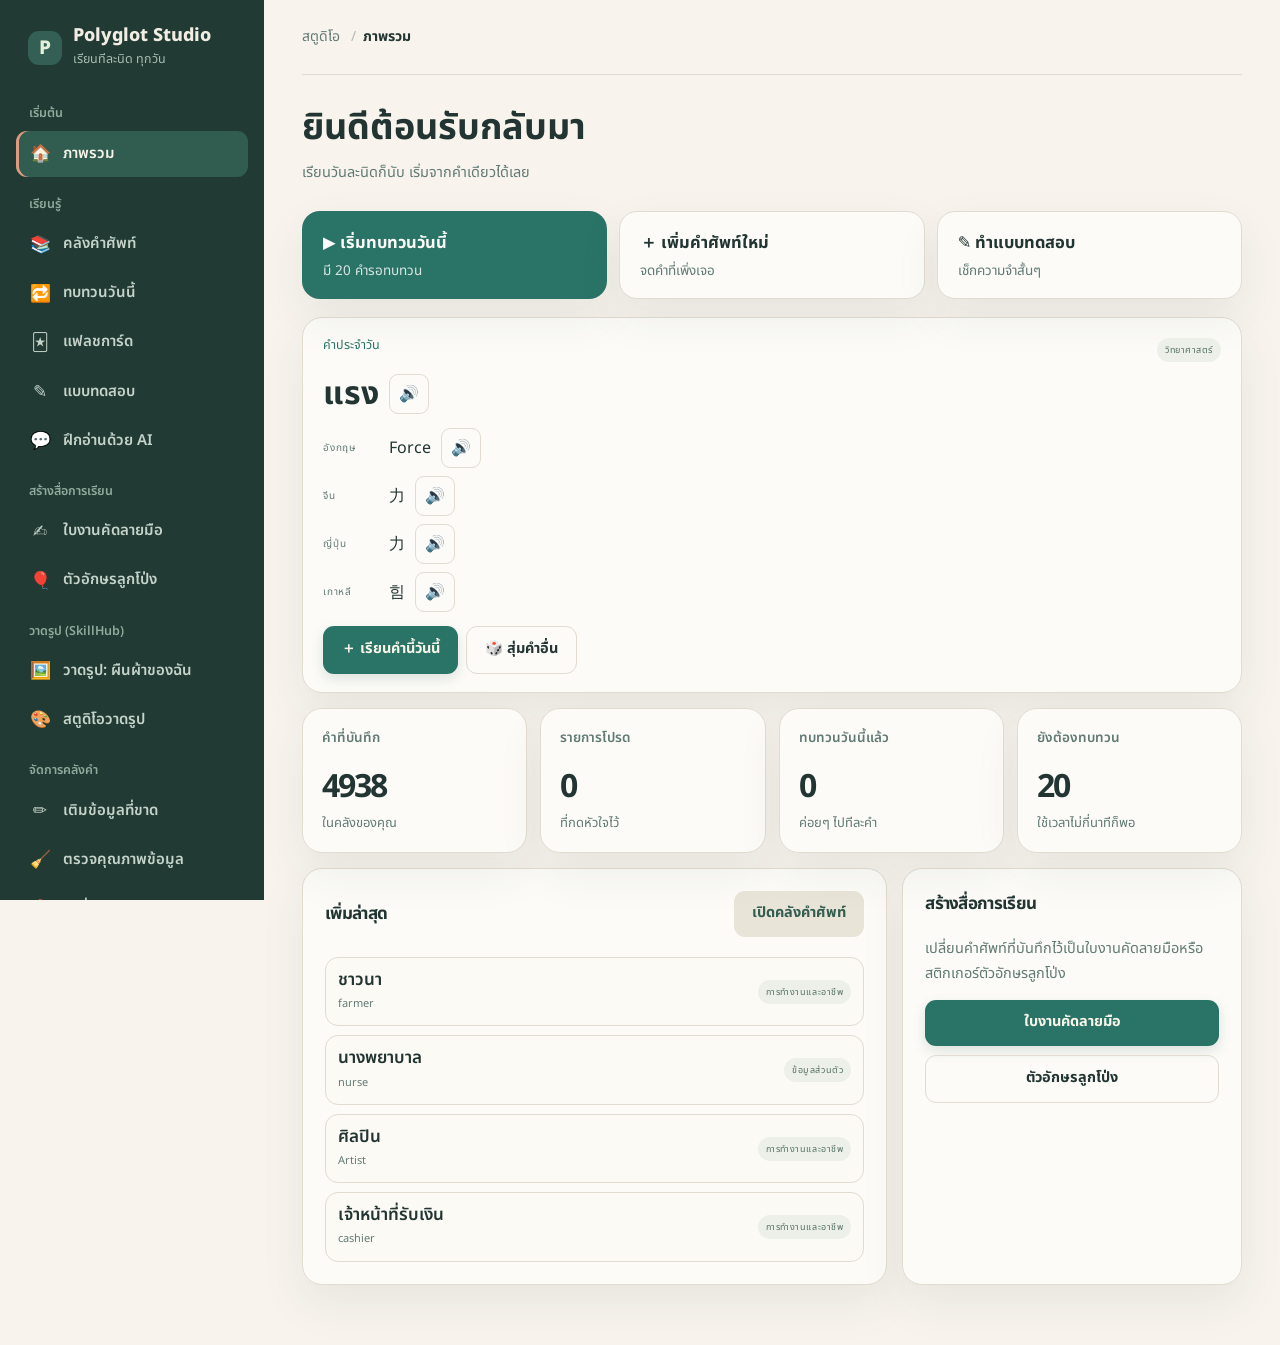
<file: index.html>
<!DOCTYPE html>
<html lang="th"><head><meta charset="UTF-8">
<meta name="color-scheme" content="light dark">
<meta name="viewport" content="width=device-width, initial-scale=1, viewport-fit=cover">
<title>Polyglot Studio</title>
<link href="https://fonts.googleapis.com/css2?family=DM+Sans:wght@400;500;600;700&family=IBM+Plex+Mono:wght@400;500&family=Manrope:wght@600;700;800&family=Noto+Sans+Thai:wght@400;500;600;700&display=swap" rel="stylesheet">
<style>










:root {
  color-scheme: light;
  --background: 42 42% 95%;
  --foreground: 172 22% 17%;
  --border: 39 23% 85%;
  --input: 39 23% 85%;
  --card: 42 40% 98%;
  --card-foreground: 172 22% 17%;
  --primary: 169 47% 31%;
  --primary-foreground: 42 40% 98%;
  --secondary: 35 53% 88%;
  --secondary-foreground: 172 22% 17%;
  --muted: 42 23% 90%;
  --muted-foreground: 169 11% 43%;
  --accent: 13 59% 66%;
  --accent-foreground: 172 22% 17%;
  --destructive: 3 62% 48%;
  --destructive-foreground: 0 0% 100%;
  --ring: 169 47% 31%;
  --app-font-sans: 'DM Sans', 'Noto Sans Thai', sans-serif;
  --app-font-serif: 'Manrope', 'Noto Sans Thai', sans-serif;
  --app-font-mono: 'IBM Plex Mono', monospace;
  --radius: 1rem;
  --sidebar: 165 28% 18%;
  --sidebar-foreground: 42 35% 92%;
  --sidebar-border: 165 20% 26%;
  --shadow-soft: 0 18px 45px rgba(43, 67, 58, .08);
}

* { box-sizing: border-box; }
html { scroll-behavior: smooth; }
body {
  margin: 0;
  min-width: 320px;
  min-height: 100dvh;
  background: hsl(var(--background));
  color: hsl(var(--foreground));
  font-family: var(--app-font-sans);
  -webkit-font-smoothing: antialiased;
}
button, input, select, textarea { font: inherit; }
button { cursor: pointer; }
a { color: inherit; text-decoration: none; }
::selection { background: hsl(169 47% 31% / .18); }

.app-shell { min-height: 100dvh; display: flex; }
.sidebar {
  width: 250px; flex: 0 0 250px; background: hsl(var(--sidebar));
  color: hsl(var(--sidebar-foreground)); display: flex; flex-direction: column;
  padding: 26px 16px 18px; min-height: 100dvh; position: sticky; top: 0; height: 100dvh;
}
.brand { display: flex; gap: 11px; align-items: center; padding: 0 12px 34px; }
.brand-mark { width: 34px; height: 34px; flex: 0 0 34px; overflow: hidden; border-radius: 11px; display:grid; place-items:center; color:#e4f0d9; background:#345f54; font-family:var(--app-font-serif); font-size:19px; font-weight:800; }
.brand-mark img { width: 100%; height: 100%; display: block; object-fit: cover; object-position: 50% 44%; }
.brand-name { font-family:var(--app-font-serif); font-size:16px; letter-spacing:-.04em; font-weight:800; line-height:1.1; }
.brand-caption { display:block; color:#a8bcb1; font-family:var(--app-font-mono); font-size:9px; letter-spacing:.14em; margin-top:4px; text-transform:uppercase; }
.side-label { color:#91a99c; font: 10px var(--app-font-mono); letter-spacing:.15em; text-transform:uppercase; padding:0 13px; margin: 0 0 9px; }
.nav-stack { display:grid; gap:5px; }
.nav-group { display:grid; gap:3px; }
.nav-link { display:flex; align-items:center; gap:12px; border-radius:11px; color:#c5d3ca; font-size:13px; font-weight:600; padding:11px 13px; transition:background .18s ease,color .18s ease,transform .18s ease; }
.nav-link:hover { color:#fff; background:rgba(255,255,255,.07); transform:translateX(2px); }
.nav-link.active { color:#f5f3e8; background:#315d51; box-shadow:inset 3px 0 #df9b80; }
.nav-link svg { width:17px; height:17px; opacity:.85; }
.nav-substack { display:grid; gap:2px; margin:0 0 4px 22px; padding-left:10px; border-left:1px solid rgba(227,238,228,.17); }
.nav-sub-link { display:flex; align-items:center; gap:9px; min-height:34px; padding:7px 9px; border-radius:8px; color:#aebfb4; font-size:11px; font-weight:600; transition:background .18s ease,color .18s ease; }
.nav-sub-link:hover { color:#fff; background:rgba(255,255,255,.07); }
.nav-sub-link.active { color:#f5f3e8; background:rgba(49,93,81,.72); box-shadow:inset 2px 0 #df9b80; }
.nav-sub-link svg { width:14px; height:14px; flex:none; opacity:.85; }
.sidebar-bottom { margin-top:auto; }
.sync-card { border:1px solid rgba(227,238,228,.16); background:rgba(255,255,255,.05); border-radius:14px; padding:14px; margin:0 4px 18px; }
.sync-title { font-size:12px; font-weight:700; margin-bottom:5px; }
.sync-copy { font-size:11px; line-height:1.6; color:#a8bcb1; }
.sync-dot { display:inline-block; width:7px;height:7px;border-radius:50%; background:#9ac68d; margin-right:7px; }
.side-user { display:flex; align-items:center; gap:10px; padding:12px 10px 0; border-top:1px solid rgba(227,238,228,.13); }
.avatar { width:31px;height:31px;border-radius:50%;display:grid;place-items:center;background:#e4b096;color:#24483e;font-size:11px;font-weight:800; }
.user-name { font-size:12px;font-weight:700; }
.user-caption { font-size:10px;color:#a8bcb1;margin-top:2px; }
.main-area { flex:1; min-width:0; padding:0 38px 60px; }
.topbar { height:75px; display:flex; align-items:center; justify-content:space-between; border-bottom:1px solid hsl(var(--border)); margin-bottom:30px; }
.crumb { color:hsl(var(--muted-foreground)); font-size:12px; }
.crumb strong { color:hsl(var(--foreground)); font-weight:700; }
.top-actions { display:flex; align-items:center; gap:12px; }
.health { display:flex; align-items:center; gap:7px; color:hsl(var(--muted-foreground)); font-size:10px; font-family:var(--app-font-mono); text-transform:uppercase; letter-spacing:.06em; }
.health i { width:7px;height:7px;border-radius:50%;background:#6f9a79; display:block; }
.icon-button { border:1px solid hsl(var(--border)); width:36px;height:36px;border-radius:11px;background:hsl(var(--card)); color:hsl(var(--foreground)); display:grid;place-items:center; }
.page-heading { display:flex;align-items:flex-end;justify-content:space-between;gap:18px;margin-bottom:26px; }
.eyebrow { font:10px var(--app-font-mono); text-transform:uppercase; letter-spacing:.16em; color:hsl(var(--primary)); margin-bottom:9px; }
h1,h2,h3,p { margin-top:0; }
h1 { font-family:var(--app-font-serif); letter-spacing:-.055em; font-weight:700; font-size:clamp(28px,3.4vw,42px); line-height:1.06; margin-bottom:9px; }
.subtitle { color:hsl(var(--muted-foreground)); font-size:13px; line-height:1.6; margin-bottom:0; }
.button { border:0; border-radius:11px; padding:11px 16px; min-height:42px; display:inline-flex; align-items:center;justify-content:center;gap:9px; font-size:12px;font-weight:700; transition:transform .18s, background .18s, box-shadow .18s; }
.button:hover { transform:translateY(-1px); }
.button-primary { background:hsl(var(--primary));color:#f7f4e8;box-shadow:0 5px 13px rgba(35,85,72,.14); }
.button-primary:hover { background:#1f5c50; }
.button-soft { background:#e8e4d7;color:#335d51; }
.button-outline { border:1px solid hsl(var(--border));background:transparent;color:hsl(var(--foreground)); }
.button-danger { background:#f5e5df;color:#a23f31; }
.button:disabled { opacity:.5; cursor:not-allowed; transform:none; }
.panel { background:hsl(var(--card)); border:1px solid hsl(var(--border)); border-radius:18px; box-shadow:var(--shadow-soft); }
.panel-pad { padding:22px; }
.stat-grid { display:grid;grid-template-columns:repeat(4,minmax(0,1fr));gap:13px; }
.stat-card { padding:18px 19px; min-height:120px; position:relative; overflow:hidden; }
.stat-top { display:flex;justify-content:space-between;align-items:center;color:hsl(var(--muted-foreground));font-size:11px;font-weight:600; }
.stat-icon { width:29px;height:29px;display:grid;place-items:center;border-radius:9px;background:#e7eee5;color:#367265; }
.stat-value { font:700 32px var(--app-font-serif); letter-spacing:-.06em; margin-top:13px; }
.stat-foot { color:hsl(var(--muted-foreground));font-size:10px;margin-top:2px; }
.dashboard-grid { display:grid;grid-template-columns:1.55fr .9fr;gap:15px;margin-top:15px; }
.onboarding-panel { margin: 15px 0; padding: 21px; }
.onboarding-heading { display:flex; align-items:flex-start; justify-content:space-between; gap:16px; margin-bottom:17px; }
.onboarding-heading h2 { margin:5px 0 4px; font:700 19px var(--app-font-serif); letter-spacing:-.04em; }
.onboarding-heading p { margin:0; color:hsl(var(--muted-foreground)); font-size:11px; line-height:1.55; }
.onboarding-count { display:flex; align-items:baseline; gap:5px; padding:8px 11px; border-radius:12px; background:#e8efe4; color:#315c50; font:700 18px var(--app-font-serif); white-space:nowrap; }
.onboarding-count small { color:#6d8175; font:9px var(--app-font-mono); text-transform:uppercase; letter-spacing:.06em; }
.onboarding-steps { display:grid; grid-template-columns:repeat(3,minmax(0,1fr)); gap:10px; }
.onboarding-step { display:flex; flex-direction:column; min-width:0; min-height:176px; padding:14px; border:1px solid hsl(var(--border)); border-radius:14px; background:#fbfaf5; }
.onboarding-step.is-current { border-color:#9ebaa8; background:#f3f6ee; }
.onboarding-step.is-complete { border-color:#d5dfd3; background:#f6f7f0; }
.onboarding-step.is-locked { background:#f5f3ec; }
.onboarding-step-head { display:flex; align-items:center; gap:8px; margin-bottom:10px; }
.onboarding-step-number { display:grid; place-items:center; width:27px; height:27px; flex:0 0 27px; border-radius:9px; background:#e7eee5; color:#386b5d; font:11px var(--app-font-mono); }
.onboarding-step.is-complete .onboarding-step-number { background:#dce9dc; }
.onboarding-step.is-locked .onboarding-step-number { background:#ece9df; color:#899187; }
.onboarding-step h3 { margin:0 0 5px; font:700 14px var(--app-font-serif); }
.onboarding-step p { margin:0 0 12px; color:hsl(var(--muted-foreground)); font-size:10px; line-height:1.55; }
.onboarding-step-link { display:inline-flex; align-items:center; gap:6px; margin-top:auto; color:#315f53; font-size:10px; font-weight:700; text-decoration:none; }
.onboarding-step-link:hover { color:#1f5c50; text-decoration:underline; }
.onboarding-locked-note { margin-top:auto; color:#8a9188; font-size:9px; }
.onboarding-creative-links { display:flex; flex-wrap:wrap; gap:6px; margin-top:auto; }
.onboarding-creative-links a { display:inline-flex; align-items:center; padding:7px 8px; border:1px solid #d7dfd2; border-radius:9px; color:#315f53; background:#fffef8; font-size:9px; font-weight:700; text-decoration:none; }
.onboarding-creative-links a:hover { border-color:#9ebaa8; background:#eef3eb; }
.section-title { display:flex;align-items:center;justify-content:space-between;gap:12px;margin-bottom:20px; }
.section-title h2 { font:700 17px var(--app-font-serif);letter-spacing:-.04em;margin:0; }
.section-kicker { font:10px var(--app-font-mono);color:hsl(var(--muted-foreground));letter-spacing:.08em;text-transform:uppercase; }
.chart { display:flex;align-items:flex-end;gap:clamp(8px,2.6vw,22px);height:144px;padding:10px 4px 0;border-bottom:1px solid hsl(var(--border)); }
.chart-day { flex:1;display:flex;flex-direction:column;align-items:center;gap:8px; height:100%;justify-content:flex-end; }
.bar-track { width:100%;max-width:28px;height:110px;display:flex;align-items:flex-end; }
.bar-fill { width:100%;min-height:4px;border-radius:6px 6px 2px 2px;background:#83a998;transition:transform .2s; }
.bar-fill.today { background:#d98f72; }
.chart-day small { color:hsl(var(--muted-foreground));font:9px var(--app-font-mono); }
.progress-callout { background:#e8efe4;border-radius:14px;padding:17px;margin-top:20px;display:flex;gap:14px;align-items:center; }
.ring { width:55px;height:55px;border-radius:50%;display:grid;place-items:center;background:conic-gradient(#316b5d var(--progress),#d3dfd2 0);position:relative;flex:none; }
.ring:after { content:'';position:absolute;inset:5px;background:#e8efe4;border-radius:50%; }
.ring span { position:relative;z-index:1;font:11px var(--app-font-mono);color:#315c50; }
.callout-title {font-size:13px;font-weight:700;margin-bottom:4px}
.callout-text {font-size:11px;color:#677a6d;line-height:1.5}
.review-list { display:grid;gap:9px; }
.review-row { display:flex;align-items:center;justify-content:space-between;gap:10px;padding:12px;border:1px solid hsl(var(--border));border-radius:13px;background:#fbfaf5; }
.word-main {font-size:16px;font-weight:700;line-height:1.25}
.word-meta {font-size:11px;color:hsl(var(--muted-foreground));margin-top:4px}
.tag { display:inline-flex;align-items:center;border-radius:20px;padding:5px 8px;background:#edf0e9;color:#557165;font:9px var(--app-font-mono);text-transform:uppercase;letter-spacing:.06em;white-space:nowrap; }
.review-actions { display:flex;gap:5px; }
.mini-action { border:1px solid hsl(var(--border));width:28px;height:28px;border-radius:9px;background:hsl(var(--card));display:grid;place-items:center;color:#42695d; }
.mini-action:hover {background:#e8efe4}
.empty-state { border:1px dashed #c8caba;border-radius:15px;padding:30px 18px;text-align:center;color:hsl(var(--muted-foreground));background:#faf9f4; }
.empty-state h3 {font:700 16px var(--app-font-serif);color:hsl(var(--foreground));margin:10px 0 6px}
.empty-state p {font-size:12px;line-height:1.6;margin:0 auto 14px;max-width:300px}
.loading-lines { display:grid;gap:10px;padding:8px 0; }
.skeleton {height:12px;border-radius:10px;background:linear-gradient(90deg,#ecebe1,#f7f6ef,#ecebe1);background-size:200%;animation:shimmer 1.35s infinite linear}
@keyframes shimmer {to {background-position:-200% 0}}
.error-box { padding:16px;border:1px solid #e6c5ba;background:#fbede7;color:#8e4334;border-radius:12px;font-size:12px;display:flex;align-items:center;justify-content:space-between;gap:12px; }
.toolbar { display:flex;align-items:center;gap:10px;margin-bottom:17px;flex-wrap:wrap; }
.search-wrap { position:relative;flex:1;min-width:220px; }
.search-wrap svg {position:absolute;left:13px;top:50%;transform:translateY(-50%);color:#819188}
.field, .select, .textarea { border:1px solid hsl(var(--border));background:#fcfbf6;color:hsl(var(--foreground));border-radius:10px;padding:11px 12px;font-size:12px;outline:none;width:100%; }
.search-wrap .field {padding-left:39px}
.field:focus,.select:focus,.textarea:focus {border-color:#6c9a8a;box-shadow:0 0 0 3px rgba(67,130,108,.12)}
.vocab-table {width:100%;border-collapse:collapse}
.vocab-table th {text-align:left;color:#829087;font:9px var(--app-font-mono);text-transform:uppercase;letter-spacing:.1em;padding:12px 10px;border-bottom:1px solid hsl(var(--border))}
.vocab-table td {padding:14px 10px;border-bottom:1px solid #efeee7;font-size:12px;vertical-align:middle}
.vocab-table tr:last-child td {border-bottom:0}
.thai-word {font-family:'Noto Sans Thai',sans-serif;font-size:17px;font-weight:600;line-height:1.25}
.translation {font-size:11px;color:hsl(var(--muted-foreground));margin-top:4px}
.table-actions {display:flex;gap:5px;justify-content:flex-end}
.table-wrap {overflow:auto}
.modal-backdrop {position:fixed;inset:0;z-index:30;background:rgba(21,39,32,.42);display:grid;place-items:center;padding:18px;animation:fadein .18s ease}
.modal {width:min(640px,100%);max-height:92dvh;overflow:auto;background:#faf9f4;border:1px solid hsl(var(--border));border-radius:20px;padding:24px;box-shadow:0 25px 70px rgba(22,48,38,.2);animation:rise .24s ease}
.import-modal {width:min(960px,100%);padding:25px}
.import-intro {display:flex;align-items:center;gap:14px;padding:15px 17px;background:#edf1e8;border-radius:14px;margin-bottom:17px}
.import-symbol {width:39px;height:39px;flex:none;display:grid;place-items:center;border-radius:12px;background:#dce8dc;color:#376b5c}
.import-intro strong {display:block;font-size:12px;margin-bottom:4px}
.import-intro span {color:#738177;font-size:11px;line-height:1.5}
.import-drop {border:1px dashed #aebdaf;background:#f6f6ef;border-radius:15px;padding:21px;text-align:center;display:flex;align-items:center;justify-content:center;gap:13px}
.import-drop.has-file {border-style:solid;background:#f0f3e9}
.import-drop-copy {text-align:left}
.import-drop-copy strong {font-size:12px;display:block;margin-bottom:4px}
.import-drop-copy span {font-size:10px;color:#78857b}
.import-summary {display:flex;align-items:center;gap:8px;flex-wrap:wrap;margin:16px 0 12px}
.import-count {padding:7px 10px;border-radius:9px;background:#e7eee5;color:#3d6c5c;font:10px var(--app-font-mono)}
.import-count.invalid {background:#f7e9e2;color:#9b4d3b}
.import-count.duplicate {background:#f4efdf;color:#8a7140}
.import-preview {border:1px solid hsl(var(--border));border-radius:12px;overflow:auto;max-height:310px}
.import-table {width:100%;border-collapse:collapse;min-width:760px}
.import-table th {position:sticky;top:0;background:#f2f2e9;color:#748278;text-align:left;font:9px var(--app-font-mono);text-transform:uppercase;letter-spacing:.09em;padding:10px}
.import-table td {font-size:10px;padding:9px 10px;border-top:1px solid #ecebe3;vertical-align:top;max-width:170px;overflow-wrap:anywhere}
.import-row-invalid td {background:#fff8f5}
.import-row-duplicate td {background:#fbf8ee}
.row-status {display:inline-flex;align-items:center;gap:4px;font:9px var(--app-font-mono);text-transform:uppercase;white-space:nowrap}
.row-status.valid {color:#42755f}.row-status.invalid {color:#a34d3d}.row-status.duplicate {color:#947940}
.import-warning {padding:10px 12px;background:#fbede7;color:#93483a;border-radius:10px;font-size:11px;margin-top:12px}
.import-progress {height:5px;border-radius:5px;background:#e3e6dc;overflow:hidden;margin-top:12px}
.import-progress span {display:block;height:100%;background:#4f8671;transition:width .2s}
.import-template {font-size:10px;color:#738177;margin-top:10px;line-height:1.6}
.vocab-heading-actions {display:flex;gap:8px}
@keyframes fadein {from{opacity:0}to{opacity:1}}
@keyframes rise {from{opacity:0;transform:translateY(9px)}to{opacity:1;transform:translateY(0)}}
.modal-head {display:flex;justify-content:space-between;align-items:flex-start;margin-bottom:20px}
.modal-head h2 {font:700 22px var(--app-font-serif);letter-spacing:-.04em;margin:0 0 5px}
.modal-head p {font-size:12px;color:hsl(var(--muted-foreground));margin:0}
.close-button {border:0;background:transparent;color:#64786e;padding:5px}
.form-grid {display:grid;grid-template-columns:repeat(2,minmax(0,1fr));gap:12px}
.form-field {display:grid;gap:6px}
.form-field.full {grid-column:1/-1}
.form-field label {font:10px var(--app-font-mono);text-transform:uppercase;letter-spacing:.08em;color:#61776b}
.form-footer {display:flex;justify-content:flex-end;gap:8px;margin-top:19px}
.field-help {font-size:10px;color:#849087}
.practice-layout {display:grid;grid-template-columns:minmax(260px,.82fr) minmax(360px,1.18fr);gap:16px;align-items:start}
.word-picker {max-height:280px;overflow:auto;display:grid;gap:7px;margin-top:12px}
.pick-row {display:flex;align-items:center;gap:10px;padding:10px;border:1px solid hsl(var(--border));border-radius:11px;background:#fcfbf6;cursor:pointer}
.pick-row input {accent-color:#32695c;width:15px;height:15px}
.pick-row-title {font-weight:700;font-size:12px}
.pick-row-sub {font-size:10px;color:hsl(var(--muted-foreground));margin-top:2px}
.choice-row {display:flex;gap:7px;flex-wrap:wrap}
.choice {border:1px solid hsl(var(--border));background:transparent;border-radius:9px;padding:8px 11px;color:#61776b;font-size:11px;font-weight:600}
.choice.selected {border-color:#386f60;background:#e6efe7;color:#285e51}
.result-card {padding:22px}
.result-item {padding:17px 0;border-bottom:1px solid hsl(var(--border))}
.result-item:last-child {border-bottom:0;padding-bottom:0}
.speaker {font:10px var(--app-font-mono);color:#b2755d;text-transform:uppercase;letter-spacing:.1em;margin-bottom:8px}
.result-text {font-family:'Noto Sans Thai','DM Sans',sans-serif;font-size:20px;line-height:1.6;font-weight:600}
.result-translation {font-size:13px;color:#577268;line-height:1.6;margin-top:7px}
.result-note {font-size:11px;color:#849087;line-height:1.6;margin-top:8px}
.chips {display:flex;gap:7px;flex-wrap:wrap;margin-top:14px}
.practice-aside {padding:18px}
.account-grid {display:grid;grid-template-columns:1fr .8fr;gap:15px}
.dropzone {border:1px dashed #b8c4b5;background:#f4f5ed;border-radius:14px;padding:28px;text-align:center}
.dropzone svg {color:#52796c}
.dropzone h3 {font:700 16px var(--app-font-serif);margin:10px 0 5px}
.dropzone p {font-size:11px;color:#7c8980;line-height:1.6;margin:0 auto 14px;max-width:340px}
.result-banner {padding:14px 16px;background:#e6efe6;border:1px solid #ceddce;color:#315d50;border-radius:12px;font-size:12px;line-height:1.6;margin-top:14px}
.sync-status {padding:20px;border-radius:16px;background:#315f53;color:#eff5e9}
.sync-status h3 {font:700 18px var(--app-font-serif);margin:0 0 7px}
.sync-status p {color:#c5d9c9;font-size:11px;line-height:1.6;margin-bottom:15px}
.language-strip {display:flex;gap:6px;flex-wrap:wrap}
.language-chip {padding:7px 10px;border-radius:9px;background:rgba(255,255,255,.1);font-size:11px}
.landing {background:#f4f1e8;min-height:100dvh;overflow:hidden}
.landing-nav {max-width:1220px;margin:auto;padding:22px 34px;display:flex;align-items:center;justify-content:space-between}
.landing-nav .brand {padding:0}
.landing-nav .brand-mark {background:#315e52;color:#f5f0e5}
.landing-links {display:flex;align-items:center;gap:24px;font-size:12px;font-weight:600;color:#65776c}
.hero {max-width:1220px;margin:auto;min-height:590px;padding:65px 34px 70px;display:grid;grid-template-columns:1.08fr .92fr;align-items:center;gap:38px;position:relative}
.hero-copy {position:relative;z-index:1}
.hero h1 {font-size:clamp(48px,7vw,84px);max-width:650px;line-height:.99;margin:0 0 24px;letter-spacing:-.075em}
.hero h1 em {font-family:Georgia,serif;color:#bd7358;font-weight:500}
.hero-copy>p {max-width:450px;color:#63766b;font-size:15px;line-height:1.8;margin-bottom:27px}
.hero-actions {display:flex;align-items:center;gap:12px}
.hero-note {display:flex;align-items:center;gap:9px;margin-top:35px;color:#7f8b7e;font:10px var(--app-font-mono);letter-spacing:.08em;text-transform:uppercase}
.hero-art {height:460px;position:relative;border-radius:48% 48% 28px 28px;background:#dce7d8;overflow:hidden;display:grid;place-items:center}
.hero-art:before {content:'';position:absolute;width:370px;height:370px;border:1px solid rgba(44,88,73,.2);border-radius:50%}
.hero-art:after {content:'';position:absolute;width:280px;height:280px;border:1px solid rgba(44,88,73,.16);border-radius:50%}
.orbit-word {position:absolute;z-index:2;background:#f8f5eb;border:1px solid #d4dfd1;box-shadow:0 14px 30px rgba(43,83,68,.1);border-radius:15px;padding:13px 16px;min-width:120px}
.orbit-word span {font-family:'Noto Sans Thai',sans-serif;font-size:21px;font-weight:600;display:block;color:#2e6354}
.orbit-word small {font:9px var(--app-font-mono);text-transform:uppercase;letter-spacing:.1em;color:#88948a}
.orbit-word.one {top:64px;left:10%}
.orbit-word.two {top:119px;right:8%}
.orbit-word.three {bottom:77px;left:11%}
.orbit-word.four {bottom:48px;right:10%}
.hero-center {z-index:1;text-align:center}
.hero-center strong {display:block;font-family:'Noto Sans Thai',sans-serif;font-size:78px;font-weight:600;color:#315f53;line-height:1}
.hero-center span {font:10px var(--app-font-mono);text-transform:uppercase;letter-spacing:.18em;color:#748a7d}
.float-seal {position:absolute;z-index:3;top:49%;left:48%;width:67px;height:67px;border-radius:50%;background:#d5876a;color:#fcf4e8;display:grid;place-items:center;font:10px var(--app-font-mono);text-align:center;transform:rotate(-11deg);box-shadow:0 10px 25px rgba(168,100,72,.2)}
.language-band {padding:21px 34px;border-top:1px solid #ddd9cd;border-bottom:1px solid #ddd9cd;display:flex;justify-content:center;align-items:center;gap:clamp(15px,4vw,56px);flex-wrap:wrap}
.language-band span {font-family:'Noto Sans Thai',sans-serif;font-size:14px;color:#7c8b80}
.language-band span b {color:#315f53;margin-right:6px}
.landing-section {max-width:1220px;margin:auto;padding:100px 34px}
.section-intro {max-width:590px;margin-bottom:40px}
.section-intro h2 {font:700 clamp(32px,4vw,48px) var(--app-font-serif);letter-spacing:-.06em;line-height:1.05;margin:0 0 14px}
.section-intro p {color:#748178;font-size:13px;line-height:1.7}
.feature-layout {display:grid;grid-template-columns:1fr 1.3fr;gap:18px}
.feature-note {background:#315f53;color:#f2f0e3;border-radius:20px;padding:29px;display:flex;flex-direction:column;justify-content:space-between;min-height:275px}
.feature-note h3 {font:700 24px var(--app-font-serif);letter-spacing:-.04em;max-width:300px;margin:20px 0 10px}
.feature-note p {font-size:12px;color:#c2d5c8;line-height:1.7;max-width:320px;margin:0}
.feature-note .mono {font:10px var(--app-font-mono);color:#a6c2b0;text-transform:uppercase;letter-spacing:.12em}
.feature-stack {display:grid;grid-template-columns:1fr 1fr;gap:12px}
.feature-tile {border:1px solid #dedfd3;background:#fbfaf4;border-radius:17px;padding:20px;min-height:132px}
.feature-tile svg {color:#4c7d6d;margin-bottom:17px}
.feature-tile h3 {font-size:13px;margin:0 0 6px}
.feature-tile p {font-size:11px;color:#7a867c;line-height:1.6;margin:0}
.quote-band {background:#e4e8dc;border-radius:20px;padding:42px 45px;display:flex;align-items:center;justify-content:space-between;gap:20px}
.quote-band blockquote {font:500 clamp(20px,3vw,33px) var(--app-font-serif);letter-spacing:-.04em;max-width:650px;margin:0}
.quote-band small {font:10px var(--app-font-mono);text-transform:uppercase;letter-spacing:.12em;color:#648173;white-space:nowrap}
.landing-cta {text-align:center;padding:10px 34px 100px}
.landing-cta h2 {font:700 clamp(35px,5vw,58px) var(--app-font-serif);letter-spacing:-.07em;margin:0 0 14px}
.landing-cta p {color:#738177;font-size:13px;margin-bottom:24px}
.landing-footer {border-top:1px solid #ddd9cd;padding:22px 34px;display:flex;justify-content:space-between;max-width:1220px;margin:auto;color:#849087;font:10px var(--app-font-mono);text-transform:uppercase;letter-spacing:.08em}
.mobile-menu {display:none}
.toast {position:fixed;bottom:22px;right:22px;z-index:50;background:#285b4f;color:#f5f2e8;border-radius:12px;padding:13px 17px;box-shadow:0 12px 30px rgba(28,61,50,.2);font-size:12px;animation:rise .2s ease}
.auth-wrap {min-height:100dvh;background:#f4f1e8;display:grid;place-items:center;padding:30px}
.cl-cardBox {background:#faf9f4 !important;}
.creations-page {animation:rise .28s ease both}
.creation-count {display:flex;align-items:baseline;gap:8px;padding:10px 14px;border:1px solid hsl(var(--border));background:#f8f7ef;border-radius:13px;color:#728178}
.creation-count span {font:600 21px var(--app-font-mono);color:hsl(var(--primary))}
.creation-count small {font-size:10px;text-transform:uppercase;letter-spacing:.1em}
.creation-layout {display:grid;grid-template-columns:minmax(290px,350px) minmax(0,1fr);gap:16px;align-items:start}
.creation-controls {padding:19px;min-width:0}
.creation-step {display:flex;align-items:center;gap:11px}
.creation-step>span {width:28px;height:28px;border-radius:9px;display:grid;place-items:center;background:#e7eee5;color:#4a7566;font:10px var(--app-font-mono)}
.creation-step strong {display:block;font-size:12px;color:#334d42}
.creation-step small {display:block;color:#87938a;font-size:10px;margin-top:3px;line-height:1.4}
.creation-divider {height:1px;background:hsl(var(--border));margin:18px 0}
.creation-label {display:flex;justify-content:space-between;align-items:center;margin:12px 0 6px;color:#63786d;font:9px var(--app-font-mono);text-transform:uppercase;letter-spacing:.08em}
.creation-label span {text-transform:none;letter-spacing:0;color:#9aa49b}
.creation-label+.select {padding:9px 10px;font-size:11px}
.creation-search {position:relative;margin-top:14px}
.creation-search svg {position:absolute;left:11px;top:50%;transform:translateY(-50%);color:#829087}
.creation-search input {width:100%;height:37px;padding:0 10px 0 34px;border-radius:10px;border:1px solid hsl(var(--border));outline:none;background:#fcfbf6;color:hsl(var(--foreground));font-size:11px}
.creation-search input:focus {border-color:#6c9a8a;box-shadow:0 0 0 3px rgba(67,130,108,.12)}
.creation-selection-actions {display:flex;justify-content:space-between;margin:8px 1px 7px}
.creation-selection-actions button {border:0;background:none;color:#527667;font-size:10px;font-weight:700;padding:4px 2px}
.creation-selection-actions button:disabled {opacity:.4;cursor:not-allowed}
.creation-word-list {max-height:254px;overflow:auto;display:grid;gap:6px;padding-right:2px}
.creation-word {position:relative;display:flex;align-items:center;gap:9px;min-width:0;padding:9px;border:1px solid #e5e5d9;border-radius:10px;background:#fcfbf6;cursor:pointer;transition:background .16s,border-color .16s}
.creation-word:hover {border-color:#b7c8b9}
.creation-word.checked {background:#edf3eb;border-color:#b9cbbb}
.creation-word input {position:absolute;opacity:0;width:1px;height:1px}
.creation-word input:focus-visible+.creation-check {outline:2px solid #568272;outline-offset:2px}
.creation-check {width:17px;height:17px;flex:none;border:1px solid #c8d0c5;border-radius:5px;display:grid;place-items:center;color:#fff;background:#fbfaf5}
.creation-word.checked .creation-check {border-color:#4d7b6b;background:#4d7b6b}
.creation-word-copy {min-width:0;display:block}
.creation-word-copy strong {display:block;overflow:hidden;text-overflow:ellipsis;white-space:nowrap;font-size:12px;color:#314b40}
.creation-word-copy small {display:block;overflow:hidden;text-overflow:ellipsis;white-space:nowrap;margin-top:3px;font-size:9px;color:#839087}
.creation-no-results {margin:10px 2px;color:#7d8a80;font-size:11px}
.creation-empty {margin-top:13px;padding:18px 12px;text-align:center;border:1px dashed #c9d1c3;border-radius:12px;background:#f8f8f1;color:#738178}
.creation-empty svg {color:#578273}
.creation-empty strong {display:block;margin-top:8px;font-size:11px;color:#425b4e}
.creation-empty p {max-width:220px;margin:5px auto 0;font-size:10px;line-height:1.5}
.creation-loading {display:grid;gap:8px;margin-top:14px}
.creation-loading .skeleton {height:43px}
.creation-inline-error {display:flex;align-items:center;justify-content:space-between;gap:8px;padding:12px 0;color:#8e4334;font-size:10px}
.creation-inline-error .button {font-size:10px;min-height:32px;padding:6px 9px}
.creation-apply {width:100%;margin-top:14px;justify-content:center}
.creation-apply svg:last-child {margin-left:auto}
.creation-spin {animation:spin 1.2s linear infinite}
@keyframes spin {to{transform:rotate(360deg)}}
.creation-message {margin-top:10px;padding:9px 10px;border-radius:9px;background:#edf2e9;color:#4e7465;font-size:10px;line-height:1.5}
.creation-workspace {min-width:0}
.creation-workspace-head {height:58px;padding:0 16px;display:flex;align-items:center;justify-content:space-between;gap:12px;border:1px solid hsl(var(--border));border-radius:15px 15px 0 0;background:#f8f7ef}
.creation-workspace-head>div {display:flex;align-items:center;gap:8px;min-width:0}
.creation-workspace-head strong {font-size:11px;color:#365246;white-space:nowrap}
.creation-workspace-head small {font-size:9px;color:#89968b;white-space:nowrap;overflow:hidden;text-overflow:ellipsis}
.creation-live-dot {width:7px;height:7px;flex:none;border-radius:50%;background:#7ea58d;box-shadow:0 0 0 3px #e3ede2}
.creation-workspace-head .button {min-height:32px;padding:6px 10px;font-size:10px}
.creation-frame-wrap {position:relative;min-height:700px;height:min(78dvh,920px);border:1px solid hsl(var(--border));border-top:0;border-radius:0 0 15px 15px;overflow:hidden;background:#f1f0e8}
.creation-frame {position:absolute;inset:0;width:100%;height:100%;border:0;background:#fff;opacity:0;transition:opacity .2s}
.creation-frame.ready {opacity:1}
.frame-loading,.frame-error {position:absolute;inset:0;display:flex;flex-direction:column;align-items:center;justify-content:center;text-align:center;padding:30px;color:#718177;background:#f5f4ed}
.frame-loading-mark,.frame-error-mark {width:46px;height:46px;border-radius:15px;display:grid;place-items:center;background:#e4ece1;color:#4f7e6d;margin-bottom:14px}
.frame-loading strong,.frame-error h2 {font:700 17px var(--app-font-serif);color:#355447;margin:0 0 6px}
.frame-loading>span,.frame-error p {font-size:11px;line-height:1.6;max-width:300px}
.frame-skeleton {display:grid;grid-template-columns:repeat(2,minmax(90px,150px));gap:9px;margin-top:18px;width:min(330px,100%)}
.frame-skeleton i {height:44px;border-radius:9px;background:linear-gradient(90deg,#e6e8dc,#f1f2e9,#e6e8dc);background-size:200% 100%;animation:shimmer 1.35s infinite linear}
.frame-error .button {margin-top:8px}
.creation-footnote {margin:12px 2px 0;color:#87938a;font-size:10px;line-height:1.5}
@media(max-width:1000px) {
  .sidebar {width:215px;flex-basis:215px}
  .main-area {padding:0 24px 50px}
  .stat-grid {grid-template-columns:repeat(2,minmax(0,1fr))}
  .hero {min-height:540px;gap:20px}
  .hero-art {height:390px}
}
@media(max-width:760px) {
  .app-shell {display:block}
  .sidebar {position:fixed;z-index:20;left:0;top:0;bottom:0;height:auto;width:270px;transform:translateX(-100%);transition:transform .25s ease;box-shadow:20px 0 40px rgba(19,40,32,.15)}
  .sidebar.open {transform:translateX(0)}
  .mobile-menu {display:grid}
  .main-area {padding:0 18px 38px}
  .topbar {height:63px;margin-bottom:24px}
  .health {display:none}
  .page-heading {align-items:flex-start;flex-direction:column}
  .dashboard-grid,.practice-layout,.account-grid {grid-template-columns:1fr}
  .creation-layout {grid-template-columns:1fr}
  .creation-controls {order:1}
  .creation-workspace {order:0}
  .creation-frame-wrap {height:76dvh;min-height:560px}
  .stat-grid {gap:9px}
  .stat-card {padding:15px;min-height:108px}
  .stat-value {font-size:27px}
  .table-wrap {margin:0 -12px}
  .vocab-table{min-width:0}.vocab-table thead{display:none}.vocab-table,.vocab-table tbody,.vocab-table tr,.vocab-table td{display:block;width:100%}.vocab-table tr{padding:12px 0;border-bottom:1px solid hsl(var(--border))}.vocab-table td{padding:4px 0;border:0;text-align:left!important}.table-wrap{margin:0}.toolbar{flex-wrap:wrap}.creation-word-list{max-height:40dvh}
  .landing-nav {padding:17px 20px}
  .landing-links {gap:11px}
  .landing-links a:not(.button) {display:none}
  .hero {display:flex;flex-direction:column;align-items:stretch;padding:48px 21px 44px;gap:34px}
  .hero h1 {font-size:clamp(48px,12vw,72px)}
  .hero-art {height:340px;border-radius:150px 150px 20px 20px}
  .hero-center strong {font-size:63px}
  .orbit-word {min-width:100px;padding:9px 11px}
  .orbit-word span {font-size:17px}
  .landing-section {padding:68px 21px}
  .feature-layout {grid-template-columns:1fr}
  .quote-band {padding:28px;align-items:flex-start;flex-direction:column}
  .landing-cta {padding:10px 21px 70px}
  .landing-footer {padding:20px 21px;gap:14px;flex-direction:column}
  .form-grid {grid-template-columns:1fr}
  .form-field.full {grid-column:auto}
  .import-modal {padding:19px}
  .import-drop {align-items:flex-start;flex-direction:column}
  .import-drop-copy {text-align:center;width:100%}
  .vocab-heading-actions {width:100%;flex-wrap:wrap}
  .creation-count {align-self:flex-start}
  .creation-frame-wrap {height:70dvh;min-height:480px}
  .creation-workspace-head {padding:0 11px}
  .creation-workspace-head small {display:none}
  .creation-controls {padding:15px}
  .creation-word-list {max-height:220px}
  .onboarding-panel {padding:17px}
  .onboarding-heading h2 {font-size:17px}
  .onboarding-steps {grid-template-columns:1fr}
  .onboarding-step {min-height:0}
}
@media(prefers-reduced-motion:reduce) {
  *,*::before,*::after {scroll-behavior:auto!important;animation-duration:.01ms!important;animation-iteration-count:1!important;transition-duration:.01ms!important}
}

/* ===== Tablet / phone responsive overrides ===== */
html{-webkit-text-size-adjust:100%;text-size-adjust:100%}
body{padding-left:env(safe-area-inset-left,0px);padding-right:env(safe-area-inset-right,0px)}
.toast{bottom:calc(22px + env(safe-area-inset-bottom,0px))}
@media(max-width:900px) {
  .app-shell{display:block}
  .sidebar{position:fixed;z-index:20;left:0;top:0;bottom:0;height:auto;width:min(300px,84vw);transform:translateX(-100%);transition:transform .25s ease,box-shadow .25s ease;box-shadow:none;overflow-y:auto;overscroll-behavior:contain;padding-top:calc(26px + env(safe-area-inset-top,0px));padding-bottom:calc(18px + env(safe-area-inset-bottom,0px));padding-left:calc(16px + env(safe-area-inset-left,0px))}
  .sidebar.open{transform:translateX(0);box-shadow:20px 0 40px rgba(19,40,32,.15)}
  .mobile-menu{display:grid}
  .main-area{padding:0 24px calc(38px + env(safe-area-inset-bottom,0px))}
  .topbar{height:63px;margin-bottom:24px}
  .health{display:none}
  .page-heading{align-items:flex-start;flex-direction:column}
  .dashboard-grid,.practice-layout,.account-grid,.creation-layout{grid-template-columns:1fr}
  .creation-controls{order:0}
  .creation-workspace{order:1}
  .creation-frame-wrap{min-height:520px;height:calc(100dvh - 120px)}
  .creation-word-list{max-height:200px}
  .toast{left:16px;right:16px;text-align:center}
  /* readable text sizes */
  .translation,.word-meta,.field-help,.stat-foot,.callout-text,.subtitle,.sync-copy,.user-caption,
  .onboarding-heading p,.onboarding-step p,.onboarding-step-link,.onboarding-locked-note,.onboarding-creative-links a,
  .creation-step small,.creation-word-copy small,.creation-empty p,.creation-message,.creation-footnote,
  .creation-no-results,.import-template,.import-table td,.frame-loading>span,.frame-error p,.nav-sub-link,
  .pick-row-sub,.import-drop-copy span,.import-intro span,.creation-inline-error{font-size:12px}
  .tag,.section-kicker,.eyebrow,.side-label,.brand-caption,.chart-day small,.creation-label,.form-field label,
  .vocab-table th,.row-status,.import-count,.onboarding-count small,.hero-note,.landing-footer,.orbit-word small,.creation-count small{font-size:11px}
  .word-meta,.translation{line-height:1.5}
  /* vocabulary table -> cards */
  .table-wrap{margin:0;overflow:visible}
  .vocab-table{min-width:0}
  .vocab-table,.vocab-table tbody{display:block}
  .vocab-table thead{display:none}
  .vocab-table tr{display:grid;grid-template-columns:minmax(0,1fr) auto;gap:10px 12px;padding:15px 2px;border-bottom:1px solid #efeee7}
  .vocab-table tr:last-child{border-bottom:0}
  .vocab-table td{display:block;padding:0;border:0;min-width:0}
  .vc-main{grid-column:1;grid-row:1}
  .vc-actions{grid-column:1/-1;grid-row:4}
  .vc-actions .table-actions{flex-wrap:wrap;justify-content:flex-start}
  .vc-langs{grid-column:1/-1;grid-row:2}
  .vc-level{grid-column:1;grid-row:3;align-self:center}
  .vc-review{grid-column:2;grid-row:3}
}
@media(max-width:600px) {
  .stat-grid{grid-template-columns:repeat(2,minmax(0,1fr))}
  .modal-backdrop{align-items:end;padding:0}
  .modal,.import-modal{width:100%;max-height:92dvh;border-radius:20px 20px 0 0;padding-bottom:calc(24px + env(safe-area-inset-bottom,0px))}
}
/* touch devices: Apple HIG 44px targets, 16px inputs so iOS does not zoom on focus */
@media(pointer:coarse) {
  .field,.select,.textarea,.creation-search input,.creation-label+.select{font-size:16px!important;min-height:44px}
  .search-wrap .field{padding-left:42px}
  .creation-search input{padding-left:36px}
  .button{min-height:44px!important;font-size:13px!important}
  .icon-button,.mini-action{width:44px;height:44px}
  .table-actions{gap:6px}
  .close-button{min-width:44px;min-height:44px}
  .choice{min-height:44px;padding:10px 14px;font-size:13px}
  .nav-link{min-height:44px}
  .nav-sub-link{min-height:44px}
  .pick-row,.creation-word{min-height:48px}
  .pick-row input{width:20px;height:20px}
  .creation-check{width:22px;height:22px}
  .creation-selection-actions button{min-height:40px;padding:8px 6px;font-size:12px}
  .onboarding-step-link{min-height:44px}
  .onboarding-creative-links a{min-height:44px;font-size:12px}
}

#scrim{position:fixed;inset:0;z-index:19;background:rgba(21,39,32,.3)}#scrim[hidden]{display:none}.toast[hidden]{display:none}

@media (prefers-color-scheme:dark){
:root:not([data-theme="light"]){color-scheme:dark;--background:170 14% 9%;--foreground:40 25% 92%;--border:170 10% 23%;--input:170 10% 23%;--card:170 12% 13%;--card-foreground:40 25% 92%;--muted-foreground:165 10% 68%;--secondary:170 12% 18%;--shadow-soft:0 18px 45px rgba(0,0,0,.35)}
:root:not([data-theme="light"]) .review-row,:root:not([data-theme="light"]) .empty-state,:root:not([data-theme="light"]) .field,:root:not([data-theme="light"]) .select,:root:not([data-theme="light"]) .textarea,:root:not([data-theme="light"]) .creation-search input,:root:not([data-theme="light"]) .creation-word,:root:not([data-theme="light"]) .pick-row,:root:not([data-theme="light"]) .creation-empty{background:#1b2622;color:hsl(var(--foreground));border-color:hsl(var(--border))}
:root:not([data-theme="light"]) .field::placeholder,:root:not([data-theme="light"]) .creation-search input::placeholder{color:#8a9c93}
:root:not([data-theme="light"]) .creation-workspace-head,:root:not([data-theme="light"]) .creation-count{background:#18211d}
:root:not([data-theme="light"]) .creation-frame-wrap{background:#141b18}
:root:not([data-theme="light"]) .stat-icon,:root:not([data-theme="light"]) .tag,:root:not([data-theme="light"]) .creation-step>span{background:#27362f;color:#a9cdbd}
:root:not([data-theme="light"]) .button-soft{background:#2a3b34;color:#c3e3d3}
:root:not([data-theme="light"]) .button-outline{color:hsl(var(--foreground));border-color:hsl(var(--border))}
:root:not([data-theme="light"]) .choice{color:#b5c9bf;border-color:hsl(var(--border))}
:root:not([data-theme="light"]) .choice.selected{background:#2a3d35;color:#d3ebdf;border-color:#4d7b6b}
:root:not([data-theme="light"]) .creation-word.checked{background:#243530;border-color:#3f6556}
:root:not([data-theme="light"]) .creation-check{background:#1b2622;border-color:#566a61}
:root:not([data-theme="light"]) .creation-word-copy strong,:root:not([data-theme="light"]) .creation-step strong,:root:not([data-theme="light"]) .creation-workspace-head strong{color:#e3ece6}
:root:not([data-theme="light"]) .creation-label,:root:not([data-theme="light"]) .form-field label,:root:not([data-theme="light"]) .vocab-table th{color:#9db3a8}
:root:not([data-theme="light"]) .vocab-table td{border-bottom-color:#26302c}
:root:not([data-theme="light"]) .vocab-table tr{border-bottom-color:#26302c}
:root:not([data-theme="light"]) .mini-action{color:#a9cdbd}:root:not([data-theme="light"]) .mini-action:hover{background:#2a3b34}
:root:not([data-theme="light"]) .eyebrow,:root:not([data-theme="light"]) .creation-selection-actions button{color:#8fc3ae}
:root:not([data-theme="light"]) .result-translation{color:#a9c4b8}:root:not([data-theme="light"]) .result-note{color:#8fa399}:root:not([data-theme="light"]) .speaker{color:#d9a48c}
:root:not([data-theme="light"]) .creation-message{background:#243530;color:#b9d8c9}
:root:not([data-theme="light"]) .creation-live-dot{box-shadow:0 0 0 3px #2a3d35}
:root:not([data-theme="light"]) .nav-sub-link{color:#b9cabf}
}
:root[data-theme="dark"]{color-scheme:dark;--background:170 14% 9%;--foreground:40 25% 92%;--border:170 10% 23%;--input:170 10% 23%;--card:170 12% 13%;--card-foreground:40 25% 92%;--muted-foreground:165 10% 68%;--secondary:170 12% 18%;--shadow-soft:0 18px 45px rgba(0,0,0,.35)}
:root[data-theme="dark"] .review-row,:root[data-theme="dark"] .empty-state,:root[data-theme="dark"] .field,:root[data-theme="dark"] .select,:root[data-theme="dark"] .textarea,:root[data-theme="dark"] .creation-search input,:root[data-theme="dark"] .creation-word,:root[data-theme="dark"] .pick-row,:root[data-theme="dark"] .creation-empty{background:#1b2622;color:hsl(var(--foreground));border-color:hsl(var(--border))}
:root[data-theme="dark"] .field::placeholder,:root[data-theme="dark"] .creation-search input::placeholder{color:#8a9c93}
:root[data-theme="dark"] .creation-workspace-head,:root[data-theme="dark"] .creation-count{background:#18211d}
:root[data-theme="dark"] .creation-frame-wrap{background:#141b18}
:root[data-theme="dark"] .stat-icon,:root[data-theme="dark"] .tag,:root[data-theme="dark"] .creation-step>span{background:#27362f;color:#a9cdbd}
:root[data-theme="dark"] .button-soft{background:#2a3b34;color:#c3e3d3}
:root[data-theme="dark"] .button-outline{color:hsl(var(--foreground));border-color:hsl(var(--border))}
:root[data-theme="dark"] .choice{color:#b5c9bf;border-color:hsl(var(--border))}
:root[data-theme="dark"] .choice.selected{background:#2a3d35;color:#d3ebdf;border-color:#4d7b6b}
:root[data-theme="dark"] .creation-word.checked{background:#243530;border-color:#3f6556}
:root[data-theme="dark"] .creation-check{background:#1b2622;border-color:#566a61}
:root[data-theme="dark"] .creation-word-copy strong,:root[data-theme="dark"] .creation-step strong,:root[data-theme="dark"] .creation-workspace-head strong{color:#e3ece6}
:root[data-theme="dark"] .creation-label,:root[data-theme="dark"] .form-field label,:root[data-theme="dark"] .vocab-table th{color:#9db3a8}
:root[data-theme="dark"] .vocab-table td{border-bottom-color:#26302c}
:root[data-theme="dark"] .vocab-table tr{border-bottom-color:#26302c}
:root[data-theme="dark"] .mini-action{color:#a9cdbd}:root[data-theme="dark"] .mini-action:hover{background:#2a3b34}
:root[data-theme="dark"] .eyebrow,:root[data-theme="dark"] .creation-selection-actions button{color:#8fc3ae}
:root[data-theme="dark"] .result-translation{color:#a9c4b8}:root[data-theme="dark"] .result-note{color:#8fa399}:root[data-theme="dark"] .speaker{color:#d9a48c}
:root[data-theme="dark"] .creation-message{background:#243530;color:#b9d8c9}
:root[data-theme="dark"] .creation-live-dot{box-shadow:0 0 0 3px #2a3d35}
:root[data-theme="dark"] .nav-sub-link{color:#b9cabf}

:root{box-sizing:border-box}
html,body{background:hsl(var(--background))}
.nav-link{background:none;border:0;width:100%;text-align:left;font-family:inherit}
.nav-sub-link{background:none;border:0;width:100%;text-align:left;font-family:inherit}
.add-panel summary{cursor:pointer;font-weight:700;font-size:14px;padding:4px 0}
.add-panel[open] summary{margin-bottom:14px}
.creation-frame-wrap iframe{position:absolute;inset:0;width:100%;height:100%;border:0;background:#fff}
.tool-fullscreen-open{overflow:hidden!important}
.creation-frame-wrap.is-fullscreen{position:fixed!important;inset:0!important;z-index:9999;width:100vw!important;height:100dvh!important;min-height:0!important;margin:0!important;border:0!important;border-radius:0!important;background:#fff}
.creation-frame-wrap.is-fullscreen iframe{position:absolute;inset:0;width:100%;height:100%;border:0;background:#fff}
.tool-fullscreen-trigger{display:none}
.creation-fullscreen-exit{display:none;position:absolute;top:0;left:0;right:0;z-index:3;width:100%;height:calc(48px + env(safe-area-inset-top,0px));min-height:48px;padding:env(safe-area-inset-top,0px) 14px 0;border:0;border-bottom:1px solid #e2e8f0;border-radius:0;background:#fff;color:#1e293b;text-align:right;font:600 13px system-ui,sans-serif;box-shadow:0 2px 8px rgba(15,23,42,.1)}
.creation-frame-wrap.is-fullscreen .creation-fullscreen-exit{display:block}
@media(max-width:900px){
  .tool-fullscreen-trigger{display:inline-flex;align-items:center;justify-content:center;min-height:40px;padding:7px 11px;font-size:11px}
  .creation-workspace-head{height:auto;min-height:54px;flex-wrap:wrap;padding:8px 10px}
  .creation-frame-wrap.is-fullscreen{padding-bottom:env(safe-area-inset-bottom,0px)}
  .creation-frame-wrap.is-fullscreen iframe{top:calc(48px + env(safe-area-inset-top,0px));height:calc(100% - 48px - env(safe-area-inset-top,0px))}
}
.vocab-table td{vertical-align:top}
.stat-grid{margin-bottom:15px}
</style><style id="ui-th">:root{--app-font-sans:'Noto Sans Thai','DM Sans',system-ui,sans-serif;--app-font-serif:'Noto Sans Thai','Manrope',system-ui,sans-serif;--app-font-mono:'Noto Sans Thai','IBM Plex Mono',system-ui,sans-serif}
body{font-size:16px;line-height:1.65}
h1{letter-spacing:0;line-height:1.3;font-size:clamp(26px,3.2vw,36px)}
.eyebrow,.side-label,.brand-caption,.health,.section-kicker{letter-spacing:0;text-transform:none;font-size:12.5px}
.brand-name{letter-spacing:0;font-size:18px}
.sidebar{width:264px;flex-basis:264px;overflow-y:auto}
.nav-stack{gap:18px}
.nav-title{font-size:12.5px;font-weight:600;color:#91a99c;padding:0 13px;margin-bottom:3px}
.nav-link{font-size:15px;min-height:44px;padding:9px 13px}
.nav-ic{width:22px;text-align:center;font-size:17px;flex:none}
.subtitle,.sync-copy{font-size:14.5px;line-height:1.7}
.sync-title{font-size:13.5px}.sync-copy{font-size:12.5px}
.crumb{font-size:14px}
.button{font-size:14.5px;min-height:46px;padding:11px 18px}
.field,.select,select,input[type=text],input[type=search]{font-size:16px;min-height:46px}
.stat-top{font-size:13.5px}.stat-foot{font-size:13px}
.panel{border-radius:20px}
.vocab-table th{font-size:13px;letter-spacing:0;text-transform:none}
.mini-action{min-width:40px;min-height:40px;font-size:16px}
.quick-actions{display:grid;grid-template-columns:repeat(3,minmax(0,1fr));gap:12px;margin-bottom:18px}
.quick-card{display:flex;flex-direction:column;justify-content:center;gap:4px;min-height:88px;padding:16px 20px;border-radius:18px;border:1px solid hsl(var(--border));background:hsl(var(--card));box-shadow:var(--shadow-soft);transition:transform .18s}
.quick-card:hover{transform:translateY(-2px)}
.quick-card b{font-size:16.5px}.quick-card span{font-size:13.5px;color:hsl(var(--muted-foreground))}
.quick-card.primary{background:hsl(var(--primary));border-color:transparent}
.quick-card.primary b{color:hsl(var(--primary-foreground))}.quick-card.primary span{color:rgba(255,255,255,.82)}
#tabbar{display:none}
body.tool-fullscreen-open #tabbar{display:none!important}
@media(max-width:900px){
.main-area{padding:0 16px calc(98px + env(safe-area-inset-bottom,0px))}
.topbar{height:64px;margin-bottom:20px}
.quick-actions{grid-template-columns:1fr}
#tabbar{display:grid;grid-template-columns:repeat(5,1fr);position:fixed;left:0;right:0;bottom:0;z-index:18;background:hsl(var(--card));border-top:1px solid hsl(var(--border));padding:6px 4px calc(6px + env(safe-area-inset-bottom,0px));box-shadow:0 -6px 20px rgba(0,0,0,.07)}
#tabbar a,#tabbar button{display:flex;flex-direction:column;align-items:center;justify-content:center;gap:2px;min-height:54px;border:0;background:none;border-radius:12px;font-size:11.5px;font-weight:600;color:hsl(var(--muted-foreground));line-height:1.2}
#tabbar a.active{color:hsl(var(--primary));background:hsl(var(--muted))}
#tabbar span{font-size:20px;line-height:1}
.toast{bottom:calc(86px + env(safe-area-inset-bottom,0px))}
}
</style><link rel="manifest" href="manifest.webmanifest">
<meta name="theme-color" content="#285b4f">
<meta name="mobile-web-app-capable" content="yes"><meta name="apple-mobile-web-app-capable" content="yes">
<meta name="apple-mobile-web-app-title" content="Polyglot"><link rel="apple-touch-icon" href="icon-192.png">
<link rel="icon" href="icon-192.png">
<script>if('serviceWorker' in navigator&&(location.protocol==='https:'||location.hostname==='localhost'||location.hostname==='127.0.0.1')&&top===self)addEventListener('load',function(){navigator.serviceWorker.register('sw.js').catch(function(){})});
var _ip;addEventListener('beforeinstallprompt',function(e){e.preventDefault();_ip=e;var b=document.createElement('button');b.textContent='📲 ติดตั้งแอป';b.style.cssText='position:fixed;right:14px;bottom:calc(14px + env(safe-area-inset-bottom,0px));z-index:60;border:0;border-radius:999px;padding:12px 18px;background:#285b4f;color:#fff;font:700 14px system-ui;box-shadow:0 6px 20px rgba(0,0,0,.25)';b.onclick=function(){_ip.prompt();b.remove()};document.body.appendChild(b)});</script>
<style id="sh-merge">
.sh-tabs{display:flex;gap:8px;margin:0 0 12px;overflow-x:auto}
.sh-tabs a{flex:none;padding:9px 16px;border-radius:999px;border:1px solid hsl(var(--border));background:hsl(var(--card));color:hsl(var(--foreground));text-decoration:none;font-size:14.5px;font-weight:600}
.sh-tabs a.on{background:hsl(var(--primary));color:hsl(var(--primary-foreground));border-color:transparent}
.sh-frame{height:calc(100dvh - 210px);min-height:520px;border-radius:18px;overflow:hidden;border:1px solid hsl(var(--border));background:#14172a}
.sh-frame iframe{width:100%;height:100%;border:0;display:block}
.sh-full{position:fixed;inset:0;z-index:9999;background:#14172a}.sh-full iframe{width:100%;height:100%;border:0;display:block}
@media(max-width:900px){.sh-frame{height:calc(100dvh - 270px);min-height:420px}}
</style>
</head><body>
<div class="app-shell">
  <div id="scrim" hidden></div>
  <aside class="sidebar" id="side">
    <div class="brand"><div class="brand-mark">P</div><div><div class="brand-name">Polyglot Studio</div><span class="brand-caption">เรียนทีละนิด ทุกวัน</span></div></div>
    
    <nav class="nav-stack" id="nav" aria-label="เมนูหลัก"></nav>
    <div class="sidebar-bottom"><div class="sync-card"><div class="sync-title"><span class="sync-dot"></span>บันทึกไว้ในเครื่องนี้</div><div class="sync-copy">คำศัพท์เก็บอยู่ในเบราว์เซอร์นี้ กด “สำรองข้อมูล” ในหน้าคลังคำศัพท์เพื่อเก็บไฟล์สำรอง</div></div></div>
  </aside>
  <main class="main-area">
    <header class="topbar"><div style="display:flex;align-items:center;gap:12px"><button class="icon-button mobile-menu" id="menuBtn" aria-label="เปิดเมนู">☰</button><div class="crumb">สตูดิโอ <span style="padding:0 7px;color:#b4b9ad">/</span><strong id="crumb"></strong></div></div></header>
    <div id="view"></div>
  </main>
</div>
<div id="toast" class="toast" role="status" hidden></div>
<script src="./polyglot-vocab.js"></script>
<script src="./worksheet-extras.js"></script>
<script>
const TOOLS={"handwriting":"<!DOCTYPE html>\n<html lang=\"th\">\n<head>\n<meta charset=\"UTF-8\">\n<meta name=\"viewport\" content=\"width=device-width, initial-scale=1, viewport-fit=cover\">\n<title>แบบฝึกคัดลายมือ — Pro Edition<\/title>\n<meta name=\"theme-color\" content=\"#2563eb\">\n<meta name=\"apple-mobile-web-app-capable\" content=\"yes\">\n<meta name=\"apple-mobile-web-app-status-bar-style\" content=\"black-translucent\">\n<meta name=\"apple-mobile-web-app-title\" content=\"TracingPro\">\n\n<script src=\"https://cdnjs.cloudflare.com/ajax/libs/html2canvas/1.4.1/html2canvas.min.js\"><\/script>\n<link rel=\"preconnect\" href=\"https://fonts.googleapis.com\">\n<link rel=\"preconnect\" href=\"https://fonts.gstatic.com\" crossorigin>\n<link href=\"https://fonts.googleapis.com/css2?family=Caveat:wght@400..700&family=Klee+One:wght@400;600&family=Ma+Shan+Zheng&family=Nanum+Pen+Script&family=Yomogi&display=swap\" rel=\"stylesheet\">\n\n<style>\n:root{\n  --paper-width:210mm;\n  --paper-height:297mm;\n  --grid-color:#c8c8c8;\n  --grid-dot:#d0d0d0;\n  --text-color:#333;\n  --bg-color:#fff;\n  --line-red:#e53935;\n  --line-mid:#999;\n  --line-blue:#1e88e5;\n  --btn-primary:#2563eb;\n  --btn-success:#16a34a;\n  --font-size:22px;\n  --cell-max-width:100%;\n  --row-gap:10px;\n  --letter-gap:0px;\n  --lines-cell-w: calc(var(--font-size) * 1 + var(--letter-gap));\n}\nbody.ink-saver { --line-red: #a0a0a0; --line-blue: #a0a0a0; --line-mid: #c0c0c0; --grid-dot: #e0e0e0; --grid-color: #e0e0e0; }\n@page{size:A4 portrait;margin:8mm;}\n*{margin:0;padding:0;box-sizing:border-box;}\n\nbody{\n  font-family:Tahoma,\"Noto Sans Thai\",sans-serif;\n  background:#f3f4f6; color:var(--text-color);\n  -webkit-tap-highlight-color: transparent;\n}\n\n/* ===== Mobile Tabs ===== */\n.mobile-tabs {\n  display: none;\n  position: fixed; top: 0; left: 0; right: 0; z-index: 1000; padding-top: env(safe-area-inset-top, 0px);\n  background: #fff; box-shadow: 0 2px 10px rgba(0,0,0,0.1);\n}\n.mobile-tabs button {\n  flex: 1; padding: 15px 0; border: none; background: transparent; font-size: 16px;\n  font-weight: bold; color: #6b7280; border-bottom: 3px solid transparent;\n}\n.mobile-tabs button.active {\n  color: var(--btn-primary); border-bottom-color: var(--btn-primary);\n}\n\n/* ===== Controls ===== */\n.controls-container { padding: 20px 20px 32px 20px; }\nh1{text-align:center;margin-bottom:20px;color:#374151;font-size:20px;}\n.controls{\n  max-width:800px; margin:0 auto; background:#fff; padding:20px;\n  border-radius:12px; box-shadow:0 2px 10px rgba(0,0,0,0.06);\n}\nlabel{display:block;margin-top:14px;margin-bottom:5px;font-weight:600;font-size:14px;color:#4b5563;}\ninput,select,textarea{\n  width:100%;padding:12px;border:1px solid #d1d5db;border-radius:8px;font-size:16px;\n  background:#fafafa; appearance: none;\n}\ninput[type=\"range\"] { padding: 0; height: 35px; }\ninput[type=\"checkbox\"] { -webkit-appearance: checkbox; appearance: auto; flex: 0 0 auto; width: 28px; height: 28px; min-width: 28px; padding: 0; margin: 0 12px 0 0; border: 0; background: transparent; accent-color: var(--btn-primary); cursor: pointer; }\n.checkbox-group { display: flex; align-items: center; margin: 0; padding: 10px 8px; min-height: 48px; border-radius: 8px; font-size: 15px; cursor: pointer; font-weight: 600; color: #4b5563; -webkit-tap-highlight-color: rgba(40,91,79,.15);}\ninput:focus,select:focus,textarea:focus{outline:none;border-color:var(--btn-primary);background:#fff;}\n\n.btn-row{display:grid;grid-template-columns:1fr 1fr;gap:10px;margin-top:22px;padding:14px 0 0;border-top:1px solid #e5e7eb;position:static;}\n.btn-row button{min-width:0;padding:13px 8px;font-size:15px;white-space:nowrap;}\n.btn-row .btn-reset{grid-column:1 / -1;flex:none;padding:10px;font-size:14px;}\nbutton{\n  padding:14px 20px;border:none;border-radius:8px;font-size:16px;font-weight:600;cursor:pointer;\n  transition:all 0.2s; flex: 1; min-width: 140px;\n}\nbutton:active{transform:scale(0.98);}\n.btn-print{background:var(--btn-primary);color:#fff;}\n.btn-image{background:var(--btn-success);color:#fff;}\n.btn-reset{background:#e5e7eb;color:#374151; flex: 0 0 auto;}\n.row{display:flex;gap:16px;flex-wrap:wrap;align-items:flex-start;}\n.row>div{flex:1;min-width:130px;}\n\n/* ===== A4 Sheet ===== */\n.sheet-container{ \n  max-width:900px; margin:0 auto; padding: 20px;\n  display: flex; flex-direction: column; align-items: center;\n  overflow-x: auto;\n}\n.page-a4{\n  width:var(--paper-width); height:var(--paper-height); margin-bottom: 30px;\n  background:var(--bg-color); padding:10mm; position:relative;\n  box-shadow:0 4px 20px rgba(0,0,0,0.1);\n  display: flex; flex-direction: column; flex-shrink: 0;\n  transform-origin: top center;\n}\n.page-header{ display:flex;justify-content:space-between;align-items:flex-start; margin-bottom:12px;padding-bottom:8px;border-bottom:1px solid #333; flex-shrink: 0; }\n.page-title h2{font-size:18px;font-weight:bold;color:#1f2937;} .page-title p{font-size:12px;color:#6b7280;margin-top:2px;}\n.page-meta{font-size:12px;color:#374151;line-height:1.8; flex-shrink:0;} .page-meta input{border:none;border-bottom:1px solid #ccc;width:120px;padding:1px 3px;font-size:12px; background: transparent;}\n.page-footer{margin-top:auto; display:flex; justify-content:space-between; align-items:flex-end; padding-top:10px; flex-shrink: 0;}\n.page-footer-left{font-size:10px;color:#9ca3af;} .page-footer-right{font-size:11px;color:#9ca3af;}\n\n.page-content {flex: 1; display: flex; flex-direction: column; gap: 15px; min-height: 0; }\n.match-instructions{font-size:14px;color:#4b5563;margin-bottom:12px;padding:10px;background:#eff6ff;border-radius:6px}\n.match-columns{display:grid;grid-template-columns:1fr 1fr;gap:16px;flex:1;align-content:start}\n.match-side h3{font-size:14px;padding-bottom:6px;margin-bottom:8px;border-bottom:1px solid #cbd5e1}\n.match-question{display:grid;grid-template-columns:24px minmax(0,1fr) 50px;gap:6px;align-items:center;min-height:42px;border-bottom:1px dashed #cbd5e1;padding:4px 0}\n.match-question b{font-size:17px;overflow-wrap:anywhere}\n.match-answer{border-bottom:1px solid #64748b;height:26px}\n.match-option{display:flex;align-items:flex-start;gap:10px;border:1px solid #d1d5db;border-radius:6px;padding:8px;margin-bottom:8px;min-height:38px;overflow-wrap:anywhere}\n.match-option b{min-width:22px}\n.answer-key-list{display:grid;grid-template-columns:1fr 1fr;gap:8px 20px;align-content:start}\n.answer-key-item{padding:8px 0;border-bottom:1px solid #e5e7eb;font-size:15px;overflow-wrap:anywhere}\n.word-group {flex: 1; display: flex; flex-direction: column; justify-content: center; border-bottom: 1px dashed #e5e7eb; padding-bottom: 10px; min-height: 0;}\n.word-group:last-child { border-bottom: none; padding-bottom: 0; }\n.word-block{display:grid; grid-template-columns:150px 1fr; gap:16px; height: 100%; align-items: center;}\n\n.example-card{border:1px solid #333; border-radius:8px; padding:14px 10px; display:flex; flex-direction:column; align-items:center; justify-content:center; height: 100%; max-height: 250px; background:#fff; text-align:center; position: relative;}\n.example-icon{font-size:32px;margin-bottom:10px;} .example-main{font-size:28px;font-weight:bold;color:#1f2937;line-height:1.2;} .example-sub{font-size:16px;color:#4b5563;margin-top:6px;} .example-th{font-size:18px;color:#374151;margin-top:4px;}\n.stroke-image { max-width: 100px; max-height: 100px; margin-bottom: 5px; }\n.reward-stars {position: absolute; bottom: 5px; right: 5px; font-size: 14px; color: #d1d5db; letter-spacing: 2px;}\n\n.trace-area-cross{display:flex; flex-direction:column; gap: var(--row-gap); justify-content: center; height: 100%;}\n.trace-row-cross{ display:flex; justify-content: center; }\n.trace-grid-cross{display:grid; gap: var(--letter-gap); width: 100%; max-width: var(--cell-max-width); }\n.trace-cell-cross{border:1px solid var(--grid-color); position:relative; display:flex; align-items:center; justify-content:center; overflow: hidden; width: 100%; height: 100%;}\n.square-mode .trace-cell-cross { aspect-ratio: 1/1; height: auto; }\n.cross-diag {position: absolute; top: 50%; left: -21%; width: 142%; height: 1px; background-color: var(--grid-dot); pointer-events: none;}\n.cross-diag.c1 { transform: translateY(-50%) rotate(45deg); } .cross-diag.c2 { transform: translateY(-50%) rotate(-45deg); }\n.start-dot {position: absolute; top: 8px; left: 8px; width: 6px; height: 6px; background-color: #ef4444; border-radius: 50%; z-index: 2; opacity: 0.8;}\n\n.trace-area-lines{display:flex; flex-direction:column; gap: var(--row-gap); justify-content: center; height: 100%;}\n.trace-row-lines{ position: relative; height: 45px; width: 100%; }\n.trace-lines {position: absolute; top: 0; left: 0; right: 0; bottom: 0; pointer-events: none; max-width: min(var(--cell-max-width), calc(var(--ncols, 12) * var(--lines-cell-w))); margin: 0 auto;}\n.trace-lines div{position:absolute;left:0;right:0;height:1px;}\n.trace-lines .top{background:var(--line-red);top:15%;} .trace-lines .mid{background:repeating-linear-gradient(90deg, var(--line-mid), var(--line-mid) 4px, transparent 4px, transparent 8px);top:50%;} .trace-lines .bot{background:var(--line-blue);bottom:15%;}\n.trace-grid-lines{display:grid; gap: 0; width: 100%; max-width: min(var(--cell-max-width), calc(var(--ncols, 12) * var(--lines-cell-w))); height: 100%; position: relative; z-index: 1; margin: 0 auto;}\n.trace-cell-lines{position:relative; border-right:1px dashed #d1d5db; height: 100%; display: flex; align-items: center; justify-content: center;}\n.trace-cell-lines:last-child{border-right:none;}\n/* line styles + example-card position */\n:root[data-line-style=four] .trace-lines .top{top:10%;background:var(--line-mid);}\n:root[data-line-style=four] .trace-lines .mid{top:36%;}\n:root[data-line-style=four] .trace-lines .bot{bottom:auto;top:64%;}\n:root[data-line-style=four] .trace-lines::after{content:'';position:absolute;left:0;right:0;top:90%;height:1px;background:repeating-linear-gradient(90deg,var(--line-mid),var(--line-mid) 4px,transparent 4px,transparent 8px);}\n:root[data-line-style=mono3] .trace-lines .top,:root[data-line-style=mono3] .trace-lines .bot{background:var(--line-mid);}\n:root[data-line-style=two] .trace-lines .top{display:none;}\n:root[data-line-style=base] .trace-lines .top,:root[data-line-style=base] .trace-lines .mid{display:none;}\n:root[data-line-style=box] .trace-lines .top,:root[data-line-style=box] .trace-lines .bot{display:none;}\n:root[data-line-style=box] .trace-cell-lines,:root[data-line-style=box] .trace-cell-lines:last-child{border:1px solid #b8bcc4;}\n:root[data-line-style=none] .trace-lines{display:none;}\n:root[data-hide-dash=1] .trace-cell-lines{border-color:transparent !important;}\n:root[data-card-pos=right] .word-block{grid-template-columns:1fr 150px;}\n:root[data-card-pos=right] .word-block .example-card{order:2;}\n:root[data-card-pos=top] .word-block,:root[data-card-pos=bottom] .word-block{grid-template-columns:1fr;gap:8px;}\n:root[data-card-pos=bottom] .word-block .example-card{order:2;}\n:root[data-card-pos=top] .example-card,:root[data-card-pos=bottom] .example-card{flex-direction:row;gap:14px;height:auto;max-height:64px;padding:6px 14px;justify-content:flex-start;}\n:root[data-card-pos=top] .example-icon,:root[data-card-pos=bottom] .example-icon{margin:0;font-size:26px;}\n:root[data-card-pos=top] .stroke-image,:root[data-card-pos=bottom] .stroke-image{max-height:46px;width:auto;}\n:root[data-card-pos=hide] .word-block{grid-template-columns:1fr;}\n:root[data-card-pos=hide] .example-card{display:none;}\n/* compound words layout */\n.cmp-block{display:flex;flex-direction:column;gap:var(--row-gap);width:100%;}\n.cmp-row{display:grid;grid-template-columns:1fr 24px 1fr 24px 1fr;gap:8px;align-items:center;}\n.cmp-row.cmp-noop{grid-template-columns:repeat(var(--tcols,3),minmax(0,1fr));}\n.cmp-noop .cmp-txt{font-size:calc(var(--font-size) * var(--tscale,2.2));}\n.cmp-noop .cmp-emoji{font-size:var(--temoji,48px);}\n.cmp-noop .cmp-img{max-height:calc(var(--temoji,48px) * 1.8);}\n.cmp-th{font-size:13px;color:#374151;}\n.cmp-card.cmp-blank{background:#fff !important;border:1px dashed #e0c9c1;}\n.cmp-card.cmp-linecell{position:relative;background:#fff !important;border:1px solid #e5dcd8;min-height:70px;}\n.cmp-linecell .trace-lines{max-width:none;}\n.cmp-linecell .cmp-txt{position:relative;z-index:1;}\n.cmp-card.cmp-boxes{background:transparent !important;padding:0;min-height:0;overflow:visible;}\n.cmp-boxgrid{display:grid;width:100%;max-width:calc(var(--n,1) * 20mm);margin:0 auto;gap:0;}\n.cmp-boxes .trace-cell-cross{aspect-ratio:1/1;height:auto;background:#fff;position:relative;}\n.cmp-boxes .cmp-txt{font-size:min(calc(var(--font-size) * var(--tscale,2.2)),calc(min((var(--paper-width) - 36mm) / var(--tcols,3) / var(--n,2), 20mm) * .62));}\n.fill-blank{display:inline-block;width:.95em;height:1.05em;border:2px dashed #c08f80;background:#fff;border-radius:6px;vertical-align:-.18em;margin:0 .05em;}\n:root[data-cmp-color=mint] .cmp-card{background:#dcf2e4;}\n:root[data-cmp-color=sky] .cmp-card{background:#dbeafe;}\n:root[data-cmp-color=yellow] .cmp-card{background:#fdf3c8;}\n:root[data-cmp-color=lilac] .cmp-card{background:#ece3fa;}\n:root[data-cmp-color=plain] .cmp-card{background:#fff;border:1.5px solid #d1d5db;}\n:root[data-cmp-color=rainbow] .cmp-noop>.cmp-card:nth-child(4n+1),:root[data-cmp-color=rainbow] .pm-row .pm-side:first-child .cmp-card{background:#fde6df;}\n:root[data-cmp-color=rainbow] .cmp-noop>.cmp-card:nth-child(4n+2){background:#dcf2e4;}\n:root[data-cmp-color=rainbow] .cmp-noop>.cmp-card:nth-child(4n+3){background:#dbeafe;}\n:root[data-cmp-color=rainbow] .cmp-noop>.cmp-card:nth-child(4n+4){background:#fdf3c8;}\n.cmp-card.cmp-blank,.cmp-card.cmp-linecell{background:#fff !important;}\n.scr{display:flex !important;flex-wrap:wrap;justify-content:center;gap:4px;white-space:normal !important;}\n.scr-chip{display:inline-block;min-width:1.15em;text-align:center;border:2px solid #c08f80;background:#fff;border-radius:8px;padding:0 .12em;font-size:.62em;line-height:1.35;}\n.key-grid{display:grid;grid-template-columns:1fr 1fr;gap:6px 22px;align-content:start;}\n.key-item{padding:7px 0;border-bottom:1px solid #e5e7eb;font-size:15px;overflow-wrap:anywhere;font-family:'Noto Sans KR','Malgun Gothic',Tahoma,sans-serif;}\n.key-item .key-miss{color:#dc2626;text-decoration:underline;font-weight:700;}\n.key-item small{color:#6b7280;}\n.pm-board{display:grid;flex:1;min-height:0;gap:8px;align-content:stretch;}\n.pm-row{display:grid;grid-template-columns:minmax(0,1fr) 64px minmax(0,1fr);align-items:stretch;min-height:0;}\n.pm-side{display:flex;align-items:center;gap:6px;min-width:0;}\n.pm-side .cmp-card{flex:1;min-height:0;height:100%;}\n.pm-compact .cmp-emoji{font-size:32px;} .pm-compact .cmp-img{max-height:50px;} .pm-compact .cmp-name{font-size:13px;margin-top:0;} .pm-compact .cmp-pron{display:none;} .pm-compact .cmp-txt{font-size:calc(var(--font-size) * 1.3);}\n.pm-dot{width:15px;height:15px;border:2px solid #64748b;border-radius:50%;background:#fff;flex:none;}\n.pm-num{font-weight:700;color:#475569;min-width:20px;}\n.pm-txt{font-family:'Noto Sans KR','Malgun Gothic','Apple SD Gothic Neo',Tahoma,sans-serif;font-size:calc(var(--font-size) * 1.8);font-weight:700;color:#111;white-space:nowrap;}\n.font-caveat .pm-txt{font-family:'Caveat',cursive;} .font-nanum-pen .pm-txt{font-family:'Nanum Pen Script',cursive;} .font-klee-one .pm-txt{font-family:'Klee One',cursive;} .font-yomogi .pm-txt{font-family:'Yomogi',cursive;} .font-ma-shan-zheng .pm-txt{font-family:'Ma Shan Zheng',cursive;}\nbody.ink-saver .cmp-card.cmp-linecell,body.ink-saver .cmp-card.cmp-blank{background:#fff !important;}\n.cmp-op{text-align:center;font-size:26px;font-weight:700;color:#111;}\n.cmp-card{background:#fde6df;border-radius:10px;display:flex;flex-direction:column;align-items:center;justify-content:center;min-height:60px;padding:6px;overflow:hidden;min-width:0;}\n.cmp-block .cmp-row:first-child .cmp-card{min-height:120px;}\n.cmp-emoji{font-size:48px;line-height:1.1;}\n.cmp-name{font-weight:700;font-size:16px;color:#111;margin-top:4px;}\n.cmp-pron{font-size:11px;font-style:italic;color:#6b7280;}\n.cmp-txt{font-family:'Noto Sans KR','Malgun Gothic','Apple SD Gothic Neo',Tahoma,sans-serif;font-size:calc(var(--font-size) * 2.2);font-weight:700;color:#111;line-height:1.15;white-space:nowrap;}\n.cmp-trace .cmp-txt{color:rgba(120,70,55,.17);}\n.text-outline .cmp-trace .cmp-txt{color:transparent;-webkit-text-stroke:1.5px #cfa99f;}\n.font-caveat .cmp-txt{font-family:'Caveat',cursive;}\n.font-nanum-pen .cmp-txt{font-family:'Nanum Pen Script',cursive;}\n.font-klee-one .cmp-txt{font-family:'Klee One',cursive;}\n.font-yomogi .cmp-txt{font-family:'Yomogi',cursive;}\n.font-ma-shan-zheng .cmp-txt{font-family:'Ma Shan Zheng',cursive;}\nbody.ink-saver .cmp-card{background:#f5f5f5;}\n.cmp-img{max-width:100%;max-height:88px;object-fit:contain;}\n\n.freehand-row-cross { display: flex; justify-content: center; width: 100%; }\n.freehand-row-cross .trace-grid-cross { border-bottom: 1px solid var(--grid-color); }\n.freehand-row-cross .trace-cell-cross { border: none; border-right: 1px dashed #e5e7eb; }\n.freehand-row-cross .trace-cell-cross:last-child { border-right: none; }\n.freehand-row-cross .cross-diag { display: none; }\n\n.char-example {position:relative; z-index:1; font-size:var(--font-size); color:#777; transition: all 0.2s;}\n.trace-cell-lines .char-example { font-size:calc(var(--font-size) + 2px); }\n.text-outline .char-example {color: transparent !important; -webkit-text-stroke: 1.5px #a0a0a0;}\n\n.font-caveat .example-main, .font-caveat .char-example { font-family: 'Caveat', cursive; font-weight: 600; }\n.font-nanum-pen .example-main, .font-nanum-pen .char-example { font-family: 'Nanum Pen Script', cursive; font-size: 1.2em; }\n.font-klee-one .example-main, .font-klee-one .char-example { font-family: 'Klee One', cursive; }\n.font-yomogi .example-main, .font-yomogi .char-example { font-family: 'Yomogi', cursive; }\n.font-ma-shan-zheng .example-main, .font-ma-shan-zheng .char-example { font-family: 'Ma Shan Zheng', cursive; font-size: 1.2em; }\n.example-th, .page-header, .page-footer { font-family: Tahoma, \"Noto Sans Thai\", sans-serif !important; }\n\n.loading{position:fixed;top:50%;left:50%;transform:translate(-50%,-50%);background:rgba(0,0,0,0.75);color:#fff;padding:24px 32px;border-radius:8px;z-index:9999;display:none;text-align:center;font-size:15px;}\n.loading.show{display:block;}\n\n@media (max-width: 900px) {\n  .mobile-tabs { display: flex; }\n  .controls-container { padding-top: calc(70px + env(safe-area-inset-top, 0px)); }\n  .page-a4 { \n    transform: scale(0.45);\n    margin-bottom: -160mm;\n  }\n  .sheet-container { padding: 0; overflow-x: hidden; overflow-y: auto; -webkit-overflow-scrolling: touch; height: calc(100dvh - 60px - env(safe-area-inset-top, 0px)); margin-top: calc(60px + env(safe-area-inset-top, 0px)); align-items: center; }\n  \n  body.view-preview .controls-container { display: none; }\n  body.view-settings .sheet-container { display: none; }\n}\n\n@media print{\n  body{background:#fff;padding:0;}\n  .controls-container,.loading,.mobile-tabs{display:none !important;}\n  .page-a4{box-shadow:none;margin:0;width:auto;height:auto;padding:0; transform: scale(1) !important;page-break-after:always;break-after:page;}\n  .page-a4:last-child{page-break-after:auto;break-after:auto}\n  .word-group{page-break-inside:avoid;break-inside:avoid;}\n}\n<\/style>\n<\/head>\n<body class=\"view-settings\">\n\n<div class=\"mobile-tabs\">\n  <button id=\"tabSettings\" class=\"active\" onclick=\"switchTab('settings')\">⚙️ ตั้งค่า<\/button>\n  <button id=\"tabPreview\" onclick=\"switchTab('preview')\">📄 ดูหน้ากระดาษ<\/button>\n<\/div>\n\n<div class=\"controls-container\">\n  <h1>📝 แบบฝึกคัดลายมือ — Pro Edition<\/h1>\n  <div class=\"controls\">\n    <div class=\"row\" style=\"margin-bottom: 15px; padding-bottom: 15px; border-bottom: 1px solid #e5e7eb;\">\n      <div>\n        <label>หัวข้อกระดาษ<\/label>\n        <input type=\"text\" id=\"headerTitle\" value=\"แบบฝึกคัดคำศัพท์พื้นฐาน | Vocabulary Tracing Worksheet\">\n      <\/div>\n      <div>\n        <label>หัวข้อย่อย / ชื่อสถาบัน<\/label>\n        <input type=\"text\" id=\"headerSub\" value=\"PolyglotLearning & TracingStudioPro\">\n      <\/div>\n    <\/div>\n\n    <div class=\"row\">\n      <div>\n        <label>ประเภทแบบฝึก<\/label>\n        <select id=\"style\">\n          <option value=\"cross\">🇰🇷🇨🇳🇯🇵 กล่องกากบาท<\/option>\n          <option value=\"lines\" selected>🇬🇧 เส้น 4 ชั้น<\/option>\n        <\/select>\n      <\/div>\n      <div>\n        <label>จำนวนคำต่อหน้า<\/label>\n        <select id=\"wordsPerPage\">\n          <option value=\"1\">1 คำ (ช่องใหญ่)<\/option>\n          <option value=\"2\" selected>2 คำ (มาตรฐาน)<\/option>\n          <option value=\"4\">4 คำ (ประหยัดกระดาษ)<\/option>\n        <\/select>\n      <\/div>\n    <\/div>\n\n    <div class=\"row\">\n      <div>\n        <label for=\"worksheetMode\">กิจกรรมในใบงาน<\/label>\n        <select id=\"worksheetMode\">\n          <option value=\"trace\">คัดตามรอยและเขียนเอง<\/option>\n          <option value=\"match\">จับคู่คำศัพท์กับคำแปล<\/option>\n          <option value=\"compound\">คำประสม A + B = C (การ์ดรูป + คัดตามรอย)<\/option>\n          <option value=\"fill\">เติมตัวอักษรที่หายไป (การ์ดรูป)<\/option>\n          <option value=\"picmatch\">จับคู่รูปภาพกับคำ (ลากเส้นโยง)<\/option>\n          <option value=\"scramble\">เรียงตัวอักษรให้เป็นคำ (การ์ดรูป)<\/option>\n        <\/select>\n      <\/div>\n      <div id=\"traceLayoutWrap\">\n        <label for=\"traceLayout\">รูปแบบตาราง (โหมดคัดตามรอย)<\/label>\n        <select id=\"traceLayout\">\n          <option value=\"classic\">แบบเดิม<\/option>\n          <option value=\"cards\">ตารางการ์ดรูป (หลายคอลัมน์)<\/option>\n        <\/select>\n      <\/div>\n      <div id=\"matchPerPageWrap\" style=\"display:none\">\n        <label for=\"matchPerPage\">คู่/คำต่อหน้า<\/label>\n        <select id=\"matchPerPage\"><option value=\"6\">6 คู่<\/option><option value=\"8\" selected>8 คู่<\/option><option value=\"10\">10 คู่<\/option><\/select>\n      <\/div>\n    <\/div>\n    <label class=\"checkbox-group\" id=\"answerKeyAllRow\" style=\"display:none\"><input type=\"checkbox\" id=\"answerKeyAll\"> <span>เพิ่มหน้าเฉลยท้ายไฟล์ (ทุกคำในใบงาน)<\/span><\/label>\n    <div class=\"row\" id=\"cardOptsWrap\">\n      <div id=\"traceColsWrap\">\n        <label for=\"traceCols\">จำนวนคอลัมน์การ์ด<\/label>\n        <select id=\"traceCols\"><option value=\"2\">2 คอลัมน์ (ใหญ่)<\/option><option value=\"3\" selected>3 คอลัมน์<\/option><option value=\"4\">4 คอลัมน์ (เล็ก)<\/option><\/select>\n      <\/div>\n      <div id=\"traceCardLangWrap\">\n        <label for=\"traceCardLang\">ข้อความบนการ์ด<\/label>\n        <select id=\"traceCardLang\"><option value=\"th\" selected>คำแปลไทย<\/option><option value=\"en\">คำแปลอังกฤษ<\/option><option value=\"both\">อังกฤษ + ไทย<\/option><option value=\"none\">ไม่แสดงคำแปล<\/option><\/select>\n      <\/div>\n      <div id=\"traceRowStyleWrap\">\n        <label for=\"traceRowStyle\">แถวคัดตามรอย<\/label>\n        <select id=\"traceRowStyle\"><option value=\"bar\" selected>แถบเรียบ<\/option><option value=\"lines\">เส้น 3-4 ชั้น<\/option><option value=\"box\">กล่องกากบาท<\/option><\/select>\n      <\/div>\n      <div id=\"traceCardColorWrap\">\n        <label for=\"traceCardColor\">สีการ์ด<\/label>\n        <select id=\"traceCardColor\"><option value=\"pink\" selected>ชมพู<\/option><option value=\"mint\">เขียวมิ้นต์<\/option><option value=\"sky\">ฟ้า<\/option><option value=\"yellow\">เหลือง<\/option><option value=\"lilac\">ม่วงอ่อน<\/option><option value=\"rainbow\">หลากสี<\/option><option value=\"plain\">ขาว (ประหยัดหมึก)<\/option><\/select>\n      <\/div>\n    <\/div>\n    <label class=\"checkbox-group\" id=\"answerKeyRow\" style=\"display:none\"><input type=\"checkbox\" id=\"answerKey\" checked> <span>เพิ่มหน้าเฉลยในไฟล์ที่พิมพ์หรือบันทึก<\/span><\/label>\n\n    <div class=\"row\">\n      <div>\n        <label>สไตล์ตัวอักษร (Font Style)<\/label>\n        <select id=\"fontStyle\">\n          <option value=\"normal\">มาตรฐาน (Standard)<\/option>\n          <option value=\"caveat\">🇬🇧 ตัวเขียนต่อเนื่อง (Cursive)<\/option>\n          <option value=\"nanum-pen\">🇰🇷 ลายมือเกาหลี (Nanum Pen)<\/option>\n          <option value=\"klee-one\">🇯🇵 พู่กันญี่ปุ่น (Klee One)<\/option>\n          <option value=\"yomogi\">🇯🇵 ลายมือน่ารักญี่ปุ่น (Yomogi)<\/option>\n          <option value=\"ma-shan-zheng\">🇨🇳 พู่กันจีน (Ma Shan Zheng)<\/option>\n        <\/select>\n      <\/div>\n    <\/div>\n\n    <div class=\"row\">\n      <div>\n        <label>จำนวนแถว: <strong><span id=\"rowV\">4<\/span><\/strong><\/label>\n        <input type=\"range\" id=\"rowCount\" min=\"1\" max=\"10\" value=\"4\">\n      <\/div>\n      <div>\n        <label>ช่องต่อแถว: <strong><span id=\"colV\">12<\/span><\/strong><\/label>\n        <input type=\"range\" id=\"colCount\" min=\"1\" max=\"20\" value=\"12\">\n      <\/div>\n    <\/div>\n\n    <div class=\"row\">\n      <div>\n        <label>ระยะห่างแถวแนวตั้ง: <strong><span id=\"gapV\">10<\/span> px<\/strong><\/label>\n        <input type=\"range\" id=\"rowGap\" min=\"0\" max=\"40\" value=\"10\">\n      <\/div>\n      <div>\n        <label>ระยะห่างตัวอักษร: <strong><span id=\"letterGapV\">0<\/span> px<\/strong><\/label>\n        <input type=\"range\" id=\"letterGap\" min=\"-8\" max=\"40\" value=\"0\">\n      <\/div>\n    <\/div>\n\n    <div class=\"row\">\n      <div>\n        <label>ขนาดตัวอักษร: <strong><span id=\"fontSizeV\">22<\/span> px<\/strong><\/label>\n        <input type=\"range\" id=\"fontSize\" min=\"12\" max=\"60\" value=\"22\">\n      <\/div>\n      <div>\n        <label>ขนาดช่องสูงสุด: <strong><span id=\"cellSizeV\">100<\/span>%<\/strong><\/label>\n        <input type=\"range\" id=\"cellSize\" min=\"20\" max=\"100\" value=\"100\">\n      <\/div>\n    <\/div>\n\n    <div class=\"row\">\n      <div>\n        <label>สไตล์ตัวอักษร<\/label>\n        <select id=\"textStyle\">\n          <option value=\"solid\">ทึบ (สีเทา)<\/option>\n          <option value=\"outline\">เส้นขอบโปร่ง (ลากทับ)<\/option>\n        <\/select>\n      <\/div>\n      <div>\n        <label>แสดงตัวอย่าง<\/label>\n        <select id=\"exampleMode\">\n          <option value=\"first\">เฉพาะแถวแรก<\/option>\n          <option value=\"all\">ทุกแถว<\/option>\n          <option value=\"none\">ไม่แสดงเลย<\/option>\n        <\/select>\n      <\/div>\n    <\/div>\n\n    <div class=\"row\" style=\"margin-top:15px\">\n  <div>\n    <label>รูปแบบเส้น (โหมดเส้น 4 ชั้น)<\/label>\n    <select id=\"lineStyle\">\n      <option value=\"three\" selected>3 เส้น แดง-ประ-น้ำเงิน (เดิม)<\/option>\n      <option value=\"four\">4 เส้น (บน-กลางประ-ฐาน-ล่างประ)<\/option>\n      <option value=\"mono3\">3 เส้น สีเทา<\/option>\n      <option value=\"two\">2 เส้น (กลางประ + เส้นฐาน)<\/option>\n      <option value=\"base\">เส้นฐานเส้นเดียว<\/option>\n      <option value=\"box\">ช่องสี่เหลี่ยม + เส้นกลางประ<\/option>\n      <option value=\"none\">ไม่มีเส้นแนวนอน<\/option>\n    <\/select>\n  <\/div>\n  <div>\n    <label>ตำแหน่งช่องตัวอย่างคำศัพท์<\/label>\n    <select id=\"cardPos\">\n      <option value=\"left\" selected>ซ้าย (เดิม)<\/option>\n      <option value=\"right\">ขวา<\/option>\n      <option value=\"top\">ด้านบน (แถบแนวนอน)<\/option>\n      <option value=\"bottom\">ด้านล่าง (แถบแนวนอน)<\/option>\n      <option value=\"hide\">ซ่อนช่องตัวอย่าง<\/option>\n    <\/select>\n  <\/div>\n<\/div>\n<div class=\"row\" style=\"margin-top: 15px; padding: 15px; background: #eef2ff; border-radius: 8px; display: flex; flex-direction: column;\">\n      <label class=\"checkbox-group\"><input type=\"checkbox\" id=\"showStars\"> <span>🌟 แสดงดาวให้คะแนน<\/span><\/label>\n      <label class=\"checkbox-group\"><input type=\"checkbox\" id=\"showStartDot\" checked> <span>📍 แสดงจุดเริ่มต้นขีด (CJK)<\/span><\/label>\n      <label class=\"checkbox-group\"><input type=\"checkbox\" id=\"freehandMode\"> <span>📚 เพิ่มแถวเขียนอิสระ<\/span><\/label>\n      <label class=\"checkbox-group\"><input type=\"checkbox\" id=\"inkSaver\"> <span>🖨️ ประหยัดหมึกพิมพ์<\/span><\/label>\n      <label class=\"checkbox-group\"><input type=\"checkbox\" id=\"squareMode\" checked> <span>ช่องสี่เหลี่ยมจัตุรัส<\/span><\/label>\n      <label class=\"checkbox-group\"><input type=\"checkbox\" id=\"hideDash\"> <span>ซ่อนเส้นประแนวตั้งคั่นช่อง<\/span><\/label>\n    <\/div>\n\n    <label style=\"margin-top: 20px;\">💾 ชุดตั้งค่าที่บันทึกไว้<\/label><div class=\"row\" style=\"gap:8px;flex-wrap:nowrap\"><select id=\"psSel\" style=\"flex:1\"><\/select><button type=\"button\" id=\"psLoad\" style=\"flex:0 0 auto;min-width:0;padding:10px 14px\">โหลด<\/button><button type=\"button\" id=\"psDel\" style=\"flex:0 0 auto;min-width:0;padding:10px 14px;background:#e5e7eb;color:#374151\">ลบ<\/button><\/div><div class=\"row\" style=\"gap:8px;margin-top:8px;flex-wrap:nowrap\"><input type=\"text\" id=\"psName\" placeholder=\"ชื่อชุด เช่น ชุดสอนเด็ก\" style=\"flex:1\"><button type=\"button\" id=\"psSave\" class=\"btn-image\" style=\"flex:0 0 auto;min-width:0;padding:10px 14px\">บันทึกชุดนี้<\/button><\/div><label style=\"margin-top: 20px;\">📄 ขนาดกระดาษ<\/label><select id=\"paperSize\"><option value=\"a4\">A4<\/option><option value=\"a5\">A5 (เล็ก ประหยัดกระดาษ)<\/option><option value=\"letter\">Letter<\/option><\/select><label style=\"margin-top: 20px;\">📦 คลังคำศัพท์สำเร็จรูป<\/label>\n    <select id=\"preset\" style=\"margin-bottom:8px;\">\n      <option value=\"\">-- เลือกหมวดคำศัพท์ --<\/option>\n      <option value=\"kr-basic\">🇰🇷 คำกริยาพื้นฐานเกาหลี<\/option>\n      <option value=\"kr-fruit\">🇰🇷 หมวดผลไม้เกาหลี<\/option>\n      <option value=\"kr-animals\">🇰🇷 หมวดสัตว์เกาหลี<\/option>\n      <option value=\"kr-color\">🇰🇷 หมวดสีเกาหลี<\/option>\n      <option value=\"kr-body\">🇰🇷 หมวดอวัยวะร่างกายเกาหลี<\/option>\n      <option value=\"kr-food\">🇰🇷 หมวดอาหารเกาหลี<\/option>\n      <option value=\"kr-family\">🇰🇷 หมวดครอบครัวเกาหลี<\/option>\n      <option value=\"kr-compound\">🇰🇷 คำประสมเกาหลี (물+고기=물고기)<\/option>\n      <option value=\"en-fruit\">🇬🇧 หมวดผลไม้ภาษาอังกฤษ<\/option>\n      <option value=\"en-color\">🇬🇧 หมวดสีภาษาอังกฤษ<\/option>\n      <option value=\"en-body\">🇬🇧 หมวดอวัยวะร่างกายภาษาอังกฤษ<\/option>\n      <option value=\"en-food\">🇬🇧 หมวดอาหารภาษาอังกฤษ<\/option>\n      <option value=\"en-family\">🇬🇧 หมวดครอบครัวภาษาอังกฤษ<\/option>\n      <option value=\"en-animals\" selected>🇬🇧 หมวดสัตว์ภาษาอังกฤษ<\/option>\n    <\/select>\n    \n    <div id=\"compoundWrap\" style=\"display:none\"><label>รายการคำประสม (ส่วนที่ 1 | ส่วนที่ 2 | คำรวม — แต่ละส่วนเขียนเป็น คำ;คำอ่าน;คำแปล;อิโมจิ;รูป — ช่อง \"รูป\" ใส่ชื่อรูปจากคลังด้านล่าง หรือลิงก์ https ก็ได้)<\/label><textarea id=\"compoundInput\" rows=\"6\" style=\"font-size:14px;\">물;mul;Water;💧|고기;go-gi;Meat;🥩|물고기;mul-go-gi;Fish;🐟\n눈;nun;Eye;👁️|물;mul;Water;💧|눈물;nun-mul;Tears;😢\n불;bul;Fire;🔥|고기;go-gi;Meat;🥩|불고기;bul-go-gi;Bulgogi;🍖\n김;gim;Seaweed;🌿|밥;bap;Rice;🍚|김밥;gim-bap;Gimbap;🍙<\/textarea><\/div>\n    <label>รายการคำศัพท์ (คำ|คำอ่าน|คำแปล|อิโมจิ|[URL/ชื่อรูป]|[คำแปลอังกฤษ])<\/label>\n    <textarea id=\"wordsInput\" rows=\"6\" style=\"font-size:14px;\">Cat|kæt|แมว|🐱|\nDog|dɒg|สุนัข|🐶|\nBird|bɜːd|นก|🐦|\nFish|fɪʃ|ปลา|🐟|<\/textarea>\n    <div id=\"imgLibWrap\"><label style=\"margin-top:12px\">🖼️ คลังรูปภาพ — เลือกรูปจากเครื่อง แล้ววางเคอร์เซอร์ไว้ในบรรทัดคำที่ต้องการ จากนั้นแตะรูปเพื่อใส่ชื่อรูปให้คำนั้น (โหมดคำประสมจะแทรกชื่อที่เคอร์เซอร์)<\/label><input type=\"file\" id=\"cmpImgFile\" accept=\"image/*\" multiple><div id=\"cmpImgList\" style=\"display:flex;flex-wrap:wrap;gap:8px;margin-top:8px\"><\/div><\/div>\n    \n    <div class=\"btn-row\">\n      <button class=\"btn-print\" onclick=\"window.print()\">🖨️ พิมพ์ / PDF<\/button>\n      <button class=\"btn-image\" id=\"btnDownload\">📷 เซฟรูป<\/button>\n      <button class=\"btn-image\" id=\"btnZip\">🗜️ เซฟรูปทุกหน้า (ZIP)<\/button>\n      <button class=\"btn-print\" id=\"btnPdf\">📄 บันทึก PDF<\/button>\n      <button class=\"btn-reset\" onclick=\"localStorage.removeItem('tracingAppSettings'); location.reload();\">🔄 รีเซ็ตการตั้งค่า<\/button>\n    <\/div>\n  <\/div>\n<\/div>\n\n<div class=\"sheet-container\" id=\"pagesContainer\"><\/div>\n<div class=\"loading\" id=\"loading\">กำลังบันทึกรูปภาพ...<\/div>\n\n<script>\nfunction switchTab(tab) {\n  if (tab === 'settings') {\n    document.body.classList.remove('view-preview');\n    document.body.classList.add('view-settings');\n    $('tabSettings').classList.add('active');\n    $('tabPreview').classList.remove('active');\n  } else {\n    document.body.classList.remove('view-settings');\n    document.body.classList.add('view-preview');\n    $('tabPreview').classList.add('active');\n    $('tabSettings').classList.remove('active');\n    \n    fitPreview();\n  }\n}\nfunction fitPreview(){\n  const pages=document.querySelectorAll('.page-a4');\n  if(!window.matchMedia('(max-width: 900px)').matches){\n    pages.forEach(p=>{p.style.transform='';p.style.marginBottom=''});\n    return;\n  }\n  if(!document.body.classList.contains('view-preview'))return;\n  const containerWidth=document.body.clientWidth,page=pages[0];\n  if(!page)return;\n  const scale=Math.min(1,(containerWidth-24)/page.offsetWidth);\n  pages.forEach(p=>{\n    p.style.transform=`scale(${scale})`;\n    p.style.marginBottom=`-${p.offsetHeight*(1-scale)-20}px`;\n  });\n}\nwindow.addEventListener('resize',()=>requestAnimationFrame(fitPreview));\nwindow.addEventListener('orientationchange',()=>setTimeout(fitPreview,250));\n\nconst $ = id => document.getElementById(id);\nconst PRESETS = {\n  'kr-basic': `가다|gada|ไป|🚶|https://upload.wikimedia.org/wikipedia/commons/thumb/0/0f/Strokes_ga.svg/100px-Strokes_ga.svg.png\\n오다|oda|มา|👋|\\n쓰다|sseuda|เขียน|✍️|\\n읽다|ilkda|อ่าน|📖|`,\n  'kr-fruit': `사과|sagwa|แอปเปิ้ล|🍎|\\n바나나|banana|กล้วย|🍌|\\n포도|podo|องุ่น|🍇|\\n딸기|ttalgi|สตรอเบอร์รี่|🍓|`,\n  'en-fruit': `Apple|ˈæp.l|แอปเปิ้ล|🍎|\\nBanana|bəˈnɑː.nə|กล้วย|🍌|\\nOrange|ˈɒr.ɪndʒ|ส้ม|🍊|\\nGrape|ɡreɪp|องุ่น|🍇|`,\n  'kr-animals': `고양이|go-yang-i|แมว|🐱||Cat\\n강아지|gang-a-ji|ลูกสุนัข|🐶||Puppy\\n새|sae|นก|🐦||Bird\\n물고기|mul-go-gi|ปลา|🐟||Fish\\n토끼|to-kki|กระต่าย|🐰||Rabbit\\n곰|gom|หมี|🐻||Bear\\n말|mal|ม้า|🐴||Horse\\n소|so|วัว|🐮||Cow\\n돼지|dwae-ji|หมู|🐷||Pig\\n닭|dak|ไก่|🐔||Chicken`,\n  'kr-color': `빨강|ppal-gang|แดง|❤️||Red\\n파랑|pa-rang|น้ำเงิน/ฟ้า|💙||Blue\\n노랑|no-rang|เหลือง|💛||Yellow\\n초록|cho-rok|เขียว|💚||Green\\n하양|ha-yang|ขาว|🤍||White\\n검정|geom-jeong|ดำ|🖤||Black\\n보라|bo-ra|ม่วง|💜||Purple\\n주황|ju-hwang|ส้ม|🧡||Orange\\n분홍|bun-hong|ชมพู|🩷||Pink\\n갈색|gal-saek|น้ำตาล|🤎||Brown`,\n  'kr-body': `눈|nun|ตา|👁️||Eye\\n코|ko|จมูก|👃||Nose\\n입|ip|ปาก|👄||Mouth\\n귀|gwi|หู|👂||Ear\\n손|son|มือ|✋||Hand\\n발|bal|เท้า|🦶||Foot\\n다리|da-ri|ขา|🦵||Leg\\n팔|pal|แขน|💪||Arm\\n이|i|ฟัน|🦷||Tooth\\n혀|hyeo|ลิ้น|👅||Tongue`,\n  'kr-food': `밥|bap|ข้าว|🍚||Rice\\n물|mul|น้ำ|💧||Water\\n고기|go-gi|เนื้อ|🥩||Meat\\n김치|gim-chi|กิมจิ|🥬||Kimchi\\n김밥|gim-bap|กิมบับ|🍙||Gimbap\\n라면|ra-myeon|ราเมียน|🍜||Ramen\\n빵|ppang|ขนมปัง|🍞||Bread\\n우유|u-yu|นม|🥛||Milk\\n계란|gye-ran|ไข่|🥚||Egg\\n커피|keo-pi|กาแฟ|☕||Coffee`,\n  'kr-family': `엄마|eom-ma|แม่|👩||Mom\\n아빠|a-ppa|พ่อ|👨||Dad\\n할머니|hal-meo-ni|คุณย่า/คุณยาย|👵||Grandmother\\n할아버지|hal-a-beo-ji|คุณปู่/คุณตา|👴||Grandfather\\n오빠|o-ppa|พี่ชาย|👦||Older brother\\n언니|eon-ni|พี่สาว|👧||Older sister\\n동생|dong-saeng|น้อง|🧒||Younger sibling\\n아기|a-gi|ทารก|👶||Baby\\n가족|ga-jok|ครอบครัว|👨‍👩‍👧||Family\\n친구|chin-gu|เพื่อน|🧑‍🤝‍🧑||Friend`,\n  'kr-compound': `물|mul|น้ำ|💧||Water\\n고기|go-gi|เนื้อ|🥩||Meat\\n물고기|mul-go-gi|ปลา|🐟||Fish\\n눈|nun|ตา|👁️||Eye\\n물|mul|น้ำ|💧||Water\\n눈물|nun-mul|น้ำตา|😢||Tears\\n불|bul|ไฟ|🔥||Fire\\n고기|go-gi|เนื้อ|🥩||Meat\\n불고기|bul-go-gi|บุลโกกิ|🍖||Bulgogi\\n김|gim|สาหร่าย|🌿||Seaweed\\n밥|bap|ข้าว|🍚||Rice\\n김밥|gim-bap|กิมบับ|🍙||Gimbap`,\n  'en-color': `Red|rɛd|แดง|❤️||Red\\nBlue|bluː|น้ำเงิน/ฟ้า|💙||Blue\\nYellow|ˈjɛl.oʊ|เหลือง|💛||Yellow\\nGreen|ɡriːn|เขียว|💚||Green\\nWhite|waɪt|ขาว|🤍||White\\nBlack|blæk|ดำ|🖤||Black\\nPink|pɪŋk|ชมพู|🩷||Pink\\nOrange|ˈɒr.ɪndʒ|ส้ม|🧡||Orange\\nPurple|ˈpɜː.pəl|ม่วง|💜||Purple\\nBrown|braʊn|น้ำตาล|🤎||Brown`,\n  'en-body': `Eye|aɪ|ตา|👁️||Eye\\nNose|noʊz|จมูก|👃||Nose\\nMouth|maʊθ|ปาก|👄||Mouth\\nEar|ɪər|หู|👂||Ear\\nHand|hænd|มือ|✋||Hand\\nFoot|fʊt|เท้า|🦶||Foot\\nLeg|lɛɡ|ขา|🦵||Leg\\nArm|ɑːm|แขน|💪||Arm\\nTooth|tuːθ|ฟัน|🦷||Tooth\\nTongue|tʌŋ|ลิ้น|👅||Tongue`,\n  'en-food': `Rice|raɪs|ข้าว|🍚||Rice\\nBread|brɛd|ขนมปัง|🍞||Bread\\nEgg|ɛɡ|ไข่|🥚||Egg\\nMilk|mɪlk|นม|🥛||Milk\\nWater|ˈwɔː.tər|น้ำ|💧||Water\\nMeat|miːt|เนื้อ|🥩||Meat\\nFish|fɪʃ|ปลา|🐟||Fish\\nPizza|ˈpiːt.sə|พิซซ่า|🍕||Pizza\\nCake|keɪk|เค้ก|🍰||Cake\\nCoffee|ˈkɒf.i|กาแฟ|☕||Coffee`,\n  'en-family': `Mother|ˈmʌð.ər|แม่|👩||Mother\\nFather|ˈfɑː.ðər|พ่อ|👨||Father\\nSister|ˈsɪs.tər|พี่/น้องสาว|👧||Sister\\nBrother|ˈbrʌð.ər|พี่/น้องชาย|👦||Brother\\nGrandmother|ˈɡræn.mʌð.ər|ย่า/ยาย|👵||Grandmother\\nGrandfather|ˈɡræn.fɑː.ðər|ปู่/ตา|👴||Grandfather\\nBaby|ˈbeɪ.bi|ทารก|👶||Baby\\nFamily|ˈfæm.əl.i|ครอบครัว|👨‍👩‍👧||Family\\nFriend|frɛnd|เพื่อน|🧑‍🤝‍🧑||Friend`,\n  'en-animals': `Cat|kæt|แมว|🐱|\\nDog|dɒg|สุนัข|🐶|\\nBird|bɜːd|นก|🐦|\\nFish|fɪʃ|ปลา|🐟|`\n};\n\n$('preset').addEventListener('change', e => { const val = e.target.value; if(PRESETS[val]){ $('wordsInput').value = PRESETS[val]; render(); } });\n\nconst inputsToSave = ['headerTitle', 'headerSub', 'style', 'wordsPerPage', 'worksheetMode', 'matchPerPage', 'answerKey', 'fontStyle', 'rowCount', 'colCount', 'rowGap', 'fontSize', 'cellSize', 'letterGap', 'squareMode', 'textStyle', 'exampleMode', 'freehandMode', 'inkSaver', 'wordsInput', 'showStars', 'showStartDot', 'paperSize', 'lineStyle', 'cardPos', 'hideDash', 'compoundInput', 'traceLayout', 'traceCols', 'traceCardLang', 'traceRowStyle', 'traceCardColor', 'answerKeyAll'];\n\ndocument.querySelectorAll('.controls input,.controls select,.controls textarea').forEach(el=>{\n  if(el.id==='preset')return;\n  const eventName=el.type==='range'||el.type==='text'||el.tagName==='TEXTAREA'?'input':'change';\n  el.addEventListener(eventName,render);\n});\n\nfunction saveSettings() {\n  const data = {};\n  inputsToSave.forEach(id => { const el = $(id); if (el) data[id] = el.type === 'checkbox' ? el.checked : el.value; });\n  localStorage.setItem('tracingAppSettings', JSON.stringify(data));\n}\n\nfunction loadSettings() {\n  const saved = localStorage.getItem('tracingAppSettings');\n  if (saved) {\n    try {\n      const data = JSON.parse(saved);\n      inputsToSave.forEach(id => {\n        const el = $(id);\n        if (el && data[id] !== undefined) {\n          if (el.type === 'checkbox') el.checked = data[id];\n          else el.value = data[id];\n        }\n      });\n    } catch (e) { console.warn('โหลดค่าไม่ได้'); }\n  }\n}\n\nfunction shouldShowChar(rowIndex, char, mode) {\n  if(!char) return false;\n  if(mode === 'none') return false;\n  if(mode === 'all') return true;\n  return rowIndex === 0;\n}\n\nconst escapeHtml = value => String(value ?? '').replace(/[&<>\"']/g, char => ({'&':'&amp;','<':'&lt;','>':'&gt;','\"':'&quot;',\"'\":'&#39;'}[char]));\nconst stableHash = value => {let hash=2166136261;for(const char of String(value))hash=Math.imul(hash^char.charCodeAt(0),16777619);return hash>>>0};\nfunction safeImageUrl(value){\n  try{const url=new URL(value);return ['http:','https:'].includes(url.protocol)?url.href:''}catch{return ''}\n}\n\nfunction makeCrossBlock(word, roman, thai, emoji, strokeUrl, rows, cols, exampleMode, freehandMode, showStartDot, showStars){\n  const chars = [...String(word)];\n  const actualCols = Math.max(cols, chars.length); \n  let rowsHtml = '';\n  \n  for(let r=0; r<rows; r++){\n    rowsHtml += `<div class=\"trace-row-cross\"><div class=\"trace-grid-cross\" style=\"grid-template-columns:repeat(${actualCols},1fr)\">`;\n    for(let c=0; c<actualCols; c++){\n      const char = chars[c] || '';\n      const showChar = shouldShowChar(r, char, exampleMode);\n      const showDot = showStartDot && r === 0 && c === 0 && char;\n      rowsHtml += `<div class=\"trace-cell-cross\">${showDot ? '<div class=\"start-dot\"><\/div>' : ''}<div class=\"cross-diag c1\"><\/div><div class=\"cross-diag c2\"><\/div>${showChar ? `<span class=\"char-example\">${escapeHtml(char)}<\/span>` : ''}<\/div>`;\n    }\n    rowsHtml += `<\/div><\/div>`;\n  }\n  if (freehandMode) {\n    rowsHtml += `<div class=\"trace-row-cross freehand-row-cross\"><div class=\"trace-grid-cross\" style=\"grid-template-columns:repeat(${actualCols},1fr)\">`;\n    for(let c=0; c<actualCols; c++){ rowsHtml += `<div class=\"trace-cell-cross\"><\/div>`; }\n    rowsHtml += `<\/div><\/div>`;\n  }\n  const imageUrl=cmpImgSrc(strokeUrl),iconHtml = imageUrl ? `<img src=\"${escapeHtml(imageUrl)}\" class=\"stroke-image\" alt=\"Stroke Order\">` : `<div class=\"example-icon\">${escapeHtml(emoji||'📖')}<\/div>`;\n  return `<div class=\"word-group\"><div class=\"word-block\"><div class=\"example-card\">${showStars ? '<div class=\"reward-stars\">☆☆☆<\/div>' : ''}${iconHtml}<div class=\"example-main\">${escapeHtml(word)}<\/div><div class=\"example-sub\">${escapeHtml(roman||'')}<\/div><div class=\"example-th\">${escapeHtml(thai||'')}<\/div><\/div><div class=\"trace-area-cross\">${rowsHtml}<\/div><\/div><\/div>`;\n}\n\nconst CIL='tracingImageLib';\nlet cmpImgs={};\ntry{cmpImgs=JSON.parse(localStorage.getItem(CIL)||'{}')||{}}catch(e){cmpImgs={}}\nfunction cmpSaveImgs(){try{localStorage.setItem(CIL,JSON.stringify(cmpImgs));return true}catch(e){alert('พื้นที่เก็บรูปในเบราว์เซอร์เต็ม ลองลบรูปที่ไม่ใช้ก่อน');return false}}\nfunction cmpImgSrc(v){if(!v)return '';if(Object.prototype.hasOwnProperty.call(cmpImgs,v))return cmpImgs[v];return safeImageUrl(v)}\nfunction setLineImage(name){\n  const ta=$('wordsInput'),pos=ta.selectionStart==null?0:ta.selectionStart,lines=ta.value.split('\\n');\n  let idx=ta.value.slice(0,pos).split('\\n').length-1;\n  if(idx<0||idx>=lines.length||!lines[idx].trim()){idx=lines.findIndex(l=>l.trim());if(idx<0)return}\n  const parts=lines[idx].split('|');while(parts.length<5)parts.push('');parts[4]=name;lines[idx]=parts.join('|');\n  ta.value=lines.join('\\n');render();\n}\nfunction cmpDrawImgs(){\n  const box=$('cmpImgList');if(!box)return;\n  const keys=Object.keys(cmpImgs);\n  box.innerHTML=keys.length?keys.map(k=>`<div style=\"border:1px solid #d1d5db;border-radius:8px;padding:4px;text-align:center;width:88px\"><img data-name=\"${escapeHtml(k)}\" src=\"${cmpImgs[k]}\" alt=\"\" style=\"width:76px;height:58px;object-fit:contain;cursor:pointer\"><div style=\"font-size:11px;word-break:break-all\">${escapeHtml(k)}<\/div><button type=\"button\" data-del=\"${escapeHtml(k)}\" style=\"min-width:0;flex:none;padding:3px 8px;font-size:11px;background:#fee2e2;color:#991b1b\">ลบ<\/button><\/div>`).join(''):'<span style=\"font-size:12px;color:#6b7280\">ยังไม่มีรูป<\/span>';\n}\nfunction cmpResize(file){return new Promise((res,rej)=>{const r=new FileReader();r.onerror=rej;r.onload=()=>{const im=new Image();im.onerror=rej;im.onload=()=>{const M=320,s=Math.min(1,M/Math.max(im.width,im.height)),w=Math.max(1,Math.round(im.width*s)),h=Math.max(1,Math.round(im.height*s)),c=document.createElement('canvas');c.width=w;c.height=h;const g=c.getContext('2d'),png=/png|webp|gif|svg/.test(file.type);if(!png){g.fillStyle='#fff';g.fillRect(0,0,w,h)}g.drawImage(im,0,0,w,h);res(c.toDataURL(png?'image/png':'image/jpeg',.85))};im.src=r.result};r.readAsDataURL(file)})}\n$('cmpImgFile').addEventListener('change',async e=>{\n  for(const f of [...e.target.files]){\n    try{const url=await cmpResize(f);const base=f.name.replace(/\\.[^.]+$/,'').replace(/[\\s|;]+/g,'-')||'img';let n=base,i=2;while(Object.prototype.hasOwnProperty.call(cmpImgs,n))n=base+'-'+i++;cmpImgs[n]=url}catch(err){console.warn(err)}\n  }\n  cmpSaveImgs();cmpDrawImgs();e.target.value='';render();\n});\n$('cmpImgList').addEventListener('click',e=>{\n  const d=e.target.getAttribute&&e.target.getAttribute('data-del');\n  if(d){delete cmpImgs[d];cmpSaveImgs();cmpDrawImgs();render();return}\n  const nm=e.target.getAttribute&&e.target.getAttribute('data-name');\n  if(nm&&$('worksheetMode').value!=='compound'){setLineImage(nm);return}\n  if(nm){const ta=$('compoundInput'),s=ta.selectionStart==null?ta.value.length:ta.selectionStart,en=ta.selectionEnd==null?s:ta.selectionEnd;ta.value=ta.value.slice(0,s)+nm+ta.value.slice(en);ta.focus();ta.selectionStart=ta.selectionEnd=s+nm.length;render()}\n});\ncmpDrawImgs();\n\nfunction makeCompoundBlock(rec, rows){\n  const parts=rec.parts, a=parts[0], b=parts[1], c=parts[2];\n  const card=p=>`<div class=\"cmp-card\">${cmpImgSrc(p.img)?`<img class=\"cmp-img\" src=\"${escapeHtml(cmpImgSrc(p.img))}\" alt=\"\">`:`<div class=\"cmp-emoji\">${escapeHtml(p.emoji||'📖')}<\/div>`}<div class=\"cmp-name\">${escapeHtml(p.meaning)}<\/div><div class=\"cmp-pron\">${p.pron?'['+escapeHtml(p.pron)+']':''}<\/div><\/div>`;\n  const txt=(p,cls)=>`<div class=\"cmp-card cmp-text ${cls}\"><span class=\"cmp-txt\">${escapeHtml(p.word)}<\/span><\/div>`;\n  const row=(f,cls)=>`<div class=\"cmp-row\">${f(a,cls)}<div class=\"cmp-op\">+<\/div>${f(b,cls)}<div class=\"cmp-op\">=<\/div>${f(c,cls)}<\/div>`;\n  let h=row(card,'')+row(txt,'cmp-solid');\n  for(let r=0;r<rows;r++) h+=row(txt,'cmp-trace');\n  return `<div class=\"word-group\"><div class=\"cmp-block\">${h}<\/div><\/div>`;\n}\n\nfunction cardOpts(){return {cols:Math.max(2,Math.min(4,parseInt($('traceCols').value)||3)),lang:$('traceCardLang').value||'th',rowStyle:$('traceRowStyle').value||'bar'}}\nfunction cardRowAttr(o){const sc={2:2.6,3:2.2,4:1.5}[o.cols],em={2:60,3:48,4:34}[o.cols];return `class=\"cmp-row cmp-noop\" style=\"--tcols:${o.cols};--tscale:${sc};--temoji:${em}px\"`}\nfunction cardImg(r){const u=safeImageUrl(r.strokeUrl)||cmpImgSrc(r.strokeUrl);return u?`<img class=\"cmp-img\" src=\"${escapeHtml(u)}\" alt=\"\">`:`<div class=\"cmp-emoji\">${escapeHtml(r.emoji||'📖')}<\/div>`}\nfunction cardLabel(r,lang){\n  if(lang==='none')return '';\n  const th=escapeHtml(r.thai||''),en=escapeHtml(r.english||'');\n  if(lang==='en')return `<div class=\"cmp-name\">${en||th}<\/div>`;\n  if(lang==='both')return (en?`<div class=\"cmp-name\">${en}<\/div>`:'')+(th?`<div class=\"${en?'cmp-th':'cmp-name'}\">${th}<\/div>`:'');\n  return `<div class=\"cmp-name\">${th||en}<\/div>`;\n}\nfunction cardPicCell(r,lang){return `<div class=\"cmp-card\">${cardImg(r)}${cardLabel(r,lang)}<div class=\"cmp-pron\">${r.pron?'['+escapeHtml(r.pron)+']':''}<\/div><\/div>`}\nfunction cardWordCell(r,cls){return `<div class=\"cmp-card cmp-text ${cls}\"><span class=\"cmp-txt\">${escapeHtml(r.word)}<\/span><\/div>`}\nfunction cardWritingCell(r,kind,rowStyle){\n  // kind: 'trace' (light word) | 'blank'\n  const chars=[...String(r.word)];\n  const cls=kind==='trace'?'cmp-trace':'';\n  if(rowStyle==='lines')return `<div class=\"cmp-card cmp-text cmp-linecell ${cls}\"><div class=\"trace-lines\"><div class=\"top\"><\/div><div class=\"mid\"><\/div><div class=\"bot\"><\/div><\/div>${kind==='trace'?`<span class=\"cmp-txt\">${escapeHtml(r.word)}<\/span>`:'<span class=\"cmp-txt\">&nbsp;<\/span>'}<\/div>`;\n  if(rowStyle==='box'){\n    const cells=chars.map(ch=>`<div class=\"trace-cell-cross\"><div class=\"cross-diag c1\"><\/div><div class=\"cross-diag c2\"><\/div>${kind==='trace'?`<span class=\"cmp-txt\">${escapeHtml(ch)}<\/span>`:''}<\/div>`).join('');\n    return `<div class=\"cmp-card cmp-boxes ${cls}\" style=\"--n:${chars.length}\"><div class=\"cmp-boxgrid\" style=\"grid-template-columns:repeat(${chars.length},1fr)\">${cells}<\/div><\/div>`;\n  }\n  return kind==='trace'?cardWordCell(r,'cmp-trace'):'<div class=\"cmp-card cmp-text cmp-blank\"><span class=\"cmp-txt\">&nbsp;<\/span><\/div>';\n}\nfunction cardBand(band,o,fn){return `<div ${cardRowAttr(o)}>${Array.from({length:o.cols},(_,i)=>band[i]?fn(band[i]):'<div><\/div>').join('')}<\/div>`}\n\nfunction makeTraceCardsBlock(band, rows, freehandMode){\n  const o=cardOpts();\n  let h=cardBand(band,o,r=>cardPicCell(r,o.lang))+cardBand(band,o,r=>cardWordCell(r,'cmp-solid'));\n  const traceRows=freehandMode?Math.max(0,rows-1):rows;\n  for(let i=0;i<traceRows;i++)h+=cardBand(band,o,r=>cardWritingCell(r,'trace',o.rowStyle));\n  if(freehandMode&&rows>0)h+=cardBand(band,o,r=>cardWritingCell(r,'blank',o.rowStyle));\n  return `<div class=\"word-group\"><div class=\"cmp-block\">${h}<\/div><\/div>`;\n}\n\nfunction fillHidden(chars,word){\n  const idx=chars.map((c,i)=>i).filter(i=>chars[i].trim());\n  if(idx.length<=1)return new Set(idx);\n  const n=Math.max(1,Math.round(idx.length/3));\n  return new Set(idx.sort((a,b)=>stableHash(word+'#'+a)-stableHash(word+'#'+b)).slice(0,n));\n}\nfunction makeFillBlock(band, rows){\n  const o=cardOpts();\n  const fillCell=r=>{const chars=[...String(r.word)],hid=fillHidden(chars,r.word);return `<div class=\"cmp-card cmp-text cmp-solid\"><span class=\"cmp-txt\">${chars.map((ch,i)=>hid.has(i)?'<span class=\"fill-blank\"><\/span>':escapeHtml(ch)).join('')}<\/span><\/div>`};\n  let h=cardBand(band,o,r=>cardPicCell(r,o.lang))+cardBand(band,o,fillCell);\n  for(let i=0;i<rows;i++)h+=cardBand(band,o,r=>cardWritingCell(r,i===0?'trace':'blank',o.rowStyle));\n  return `<div class=\"word-group\"><div class=\"cmp-block\">${h}<\/div><\/div>`;\n}\n\nfunction scrambleChars(word){\n  const chars=[...String(word)];if(chars.length<2)return chars;\n  for(let t=0;t<14;t++){const o=chars.map((c,i)=>i).sort((a,b)=>stableHash(word+'~'+t+'#'+a)-stableHash(word+'~'+t+'#'+b)).map(i=>chars[i]);if(o.join('')!==chars.join(''))return o}\n  return chars.slice().reverse();\n}\nfunction makeScrambleBlock(band, rows){\n  const o=cardOpts();\n  const scr=r=>`<div class=\"cmp-card cmp-text cmp-solid\"><span class=\"cmp-txt scr\">${scrambleChars(r.word).map(c=>`<span class=\"scr-chip\">${escapeHtml(c)}<\/span>`).join('')}<\/span><\/div>`;\n  let h=cardBand(band,o,r=>cardPicCell(r,o.lang))+cardBand(band,o,scr);\n  for(let i=0;i<Math.max(1,rows);i++)h+=cardBand(band,o,r=>cardWritingCell(r,'blank',o.rowStyle));\n  return `<div class=\"word-group\"><div class=\"cmp-block\">${h}<\/div><\/div>`;\n}\nfunction keyItemHtml(activity,r){\n  if(activity==='compound'){const p=r.parts;return `<div class=\"key-item\">${escapeHtml(p[0].word)} + ${escapeHtml(p[1].word)} = <b>${escapeHtml(p[2].word)}<\/b> <small>${escapeHtml(p[2].meaning||'')}<\/small><\/div>`}\n  const emo=r.emoji?escapeHtml(r.emoji)+' ':'',meta=`<small>${r.pron?'['+escapeHtml(r.pron)+'] ':''}${escapeHtml(r.thai||'')}<\/small>`;\n  if(activity==='fill'){const chars=[...String(r.word)],hid=fillHidden(chars,r.word);return `<div class=\"key-item\">${emo}${chars.map((c,i)=>hid.has(i)?`<span class=\"key-miss\">${escapeHtml(c)}<\/span>`:escapeHtml(c)).join('')} ${meta}<\/div>`}\n  if(activity==='scramble')return `<div class=\"key-item\">${emo}${scrambleChars(r.word).map(escapeHtml).join(' ')} → <b>${escapeHtml(r.word)}<\/b> ${meta}<\/div>`;\n  return `<div class=\"key-item\">${emo}<b>${escapeHtml(r.word)}<\/b> ${meta}<\/div>`;\n}\nfunction crc32(u8){if(!crc32.t){crc32.t=[];for(let n=0,c;n<256;n++){c=n;for(let k=0;k<8;k++)c=c&1?0xEDB88320^(c>>>1):c>>>1;crc32.t[n]=c>>>0}}let crc=0xFFFFFFFF;for(let i=0;i<u8.length;i++)crc=crc32.t[(crc^u8[i])&255]^(crc>>>8);return (crc^0xFFFFFFFF)>>>0}\nfunction makeZip(files){\n  const enc=new TextEncoder(),parts=[],cd=[];let off=0;\n  const dt=new Date(),dosT=(dt.getHours()<<11)|(dt.getMinutes()<<5)|(dt.getSeconds()>>1),dosD=((dt.getFullYear()-1980)<<9)|((dt.getMonth()+1)<<5)|dt.getDate();\n  files.forEach(f=>{\n    const nm=enc.encode(f.name),crc=crc32(f.bytes),sz=f.bytes.length;\n    const lh=new DataView(new ArrayBuffer(30));lh.setUint32(0,0x04034b50,true);lh.setUint16(4,20,true);lh.setUint16(6,0x0800,true);lh.setUint16(10,dosT,true);lh.setUint16(12,dosD,true);lh.setUint32(14,crc,true);lh.setUint32(18,sz,true);lh.setUint32(22,sz,true);lh.setUint16(26,nm.length,true);\n    parts.push(new Uint8Array(lh.buffer),nm,f.bytes);\n    const ch=new DataView(new ArrayBuffer(46));ch.setUint32(0,0x02014b50,true);ch.setUint16(4,20,true);ch.setUint16(6,20,true);ch.setUint16(8,0x0800,true);ch.setUint16(12,dosT,true);ch.setUint16(14,dosD,true);ch.setUint32(16,crc,true);ch.setUint32(20,sz,true);ch.setUint32(24,sz,true);ch.setUint16(28,nm.length,true);ch.setUint32(42,off,true);\n    cd.push(new Uint8Array(ch.buffer),nm);off+=30+nm.length+sz;\n  });\n  let cdLen=0;cd.forEach(p=>cdLen+=p.length);\n  const end=new DataView(new ArrayBuffer(22));end.setUint32(0,0x06054b50,true);end.setUint16(8,files.length,true);end.setUint16(10,files.length,true);end.setUint32(12,cdLen,true);end.setUint32(16,off,true);\n  const all=[...parts,...cd,new Uint8Array(end.buffer)];let tot=0;all.forEach(p=>tot+=p.length);const out=new Uint8Array(tot);let q=0;all.forEach(p=>{out.set(p,q);q+=p.length});return out;\n}\n\nfunction makePicMatchPage(chunk, seed){\n  const o=cardOpts();\n  const order=chunk.map((r,i)=>i).sort((a,b)=>stableHash(seed+chunk[a].word)-stableHash(seed+chunk[b].word));\n  const compact=chunk.length>6?' pm-compact':'';\n  const rowsHtml=chunk.map((r,i)=>`<div class=\"pm-row\"><div class=\"pm-side\"><span class=\"pm-num\">${i+1}<\/span>${cardPicCell(r,o.lang)}<i class=\"pm-dot\"><\/i><\/div><div><\/div><div class=\"pm-side\"><i class=\"pm-dot\"><\/i><div class=\"cmp-card cmp-text cmp-solid\"><span class=\"pm-txt\">${escapeHtml(chunk[order[i]].word)}<\/span><\/div><\/div><\/div>`).join('');\n  return `<div class=\"match-instructions\">ลากเส้นโยงรูปภาพไปยังคำศัพท์ที่ตรงกัน<\/div><div class=\"pm-board${compact}\" style=\"grid-template-rows:repeat(${chunk.length},minmax(0,1fr))\">${rowsHtml}<\/div>`;\n}\n\nfunction makeLinesBlock(word, spelling, thai, emoji, strokeUrl, rows, cols, exampleMode, freehandMode, showStars){\n  const chars = [...String(word)];\n  const actualCols = Math.max(cols, chars.length); \n  let rowsHtml = '';\n  \n  for(let r = 0; r < rows; r++){\n    rowsHtml += `<div class=\"trace-row-lines\" style=\"--ncols:${actualCols}\"><div class=\"trace-lines\"><div class=\"top\"><\/div><div class=\"mid\"><\/div><div class=\"bot\"><\/div><\/div><div class=\"trace-grid-lines\" style=\"grid-template-columns:repeat(${actualCols}, minmax(0, 1fr))\">`;\n    for(let c = 0; c < actualCols; c++){\n      const ch = chars[c] || '';\n      const showChar = shouldShowChar(r, ch, exampleMode);\n      rowsHtml += `<div class=\"trace-cell-lines\">${showChar ? `<span class=\"char-example\">${escapeHtml(ch)}<\/span>` : ''}<\/div>`;\n    }\n    rowsHtml += `<\/div><\/div>`;\n  }\n  if (freehandMode) {\n    rowsHtml += `<div class=\"trace-row-lines freehand-row-lines\" style=\"--ncols:${actualCols}\"><div class=\"trace-lines\"><div class=\"top\"><\/div><div class=\"mid\"><\/div><div class=\"bot\"><\/div><\/div><\/div>`;\n  }\n  const imageUrl=cmpImgSrc(strokeUrl),iconHtml = imageUrl ? `<img src=\"${escapeHtml(imageUrl)}\" class=\"stroke-image\" alt=\"Stroke Order\">` : `<div class=\"example-icon\">${escapeHtml(emoji||'📖')}<\/div>`;\n  return `<div class=\"word-group\"><div class=\"word-block\"><div class=\"example-card\">${showStars ? '<div class=\"reward-stars\">☆☆☆<\/div>' : ''}${iconHtml}<div class=\"example-main\">${escapeHtml(word)}<\/div><div class=\"example-sub\">${escapeHtml(spelling||'')}<\/div><div class=\"example-th\">${escapeHtml(thai||'')}<\/div><\/div><div class=\"trace-area-lines\">${rowsHtml}<\/div><\/div><\/div>`;\n}\n\nfunction render(){\n  const style = $('style').value;\n  const wordsPerPage = parseInt($('wordsPerPage').value);\n  const activity = $('worksheetMode').value || 'trace';\n  const matchPerPage = parseInt($('matchPerPage').value) || 8;\n  const answerKey = $('answerKey').checked;\n  const fontStyle = $('fontStyle').value;\n  const rows = parseInt($('rowCount').value);\n  const cols = parseInt($('colCount').value);\n  const rowGap = parseInt($('rowGap').value);\n  const fontSize = parseInt($('fontSize').value);\n  const cellSize = parseInt($('cellSize').value);\n  const letterGap = parseInt($('letterGap').value);\n  const squareMode = $('squareMode').checked;\n  const textStyle = $('textStyle').value;\n  const exampleMode = $('exampleMode').value;\n  const freehandMode = $('freehandMode').checked;\n  const inkSaver = $('inkSaver').checked;\n  const showStars = $('showStars').checked;\n  const showStartDot = $('showStartDot').checked;\n  const headerTitle = $('headerTitle').value;\n  const headerSub = $('headerSub').value;\n  const lines = $('wordsInput').value.trim().split('\\n').filter(l=>l.trim());\n  const records = lines.map(line=>{\n    const parts=line.split('|').map(x=>x.trim());\n    return {word:parts[0]||'',pron:parts[1]||'',thai:parts[2]||'',emoji:parts[3]||'',strokeUrl:parts[4]||'',english:parts[5]||''};\n  }).filter(record=>record.word);\n  \n  const root = document.documentElement;\n  root.style.setProperty('--row-gap', `${rowGap}px`);\n  root.style.setProperty('--font-size', `${fontSize}px`);\n  root.style.setProperty('--letter-gap', `${letterGap}px`);\n  {const q={a4:['210mm','297mm'],a5:['148mm','210mm'],letter:['215.9mm','279.4mm']}[$('paperSize').value]||['210mm','297mm'];root.style.setProperty('--paper-width',q[0]);root.style.setProperty('--paper-height',q[1]);}\n  root.style.setProperty('--cell-max-width', cellSize === 100 ? '100%' : `${cellSize}%`);\n\n  root.dataset.lineStyle=$('lineStyle').value; root.dataset.cardPos=$('cardPos').value; root.dataset.hideDash=$('hideDash').checked?'1':'0';\n  const isMatchLike=activity==='match'||activity==='picmatch';\n  $('matchPerPageWrap').style.display=isMatchLike?'':'none';\n  $('traceLayoutWrap').style.display=activity==='trace'?'':'none';\n  const traceCards=(activity==='trace'&&$('traceLayout').value==='cards')||activity==='fill'||activity==='scramble';\n  $('answerKeyAllRow').style.display=isMatchLike?'none':'flex';\n  $('imgLibWrap').style.display=activity==='match'?'none':'';\n  const showCardOpts=traceCards||activity==='picmatch';\n  $('cardOptsWrap').style.display=(showCardOpts||activity==='compound')?'':'none';\n  $('traceColsWrap').style.display=traceCards?'':'none';\n  $('traceCardLangWrap').style.display=showCardOpts?'':'none';\n  $('traceRowStyleWrap').style.display=traceCards?'':'none';\n  root.dataset.cmpColor=$('traceCardColor').value||'pink';\n  $('answerKeyRow').style.display=isMatchLike?'flex':'none';\n  $('compoundWrap').style.display=activity==='compound'?'':'none'; $('wordsInput').style.display=activity==='compound'?'none':''; {const wl=$('wordsInput').previousElementSibling; if(wl&&wl.tagName==='LABEL')wl.style.display=activity==='compound'?'none':''}\n  \n  const viewMode=document.body.classList.contains('view-preview')?'view-preview':'view-settings';\n  document.body.className = viewMode;\n  if (inkSaver) document.body.classList.add('ink-saver');\n  if (squareMode) document.body.classList.add('square-mode');\n  if (textStyle === 'outline') document.body.classList.add('text-outline');\n  document.body.classList.add(`font-${fontStyle}`);\n  const compoundRecords=($('compoundInput').value||'').split('\\n').map(l=>l.trim()).filter(Boolean).map(l=>({parts:l.split('|').map(s=>{const f=s.split(';').map(x=>x.trim());return{word:f[0]||'',pron:f[1]||'',meaning:f[2]||'',emoji:f[3]||'',img:f[4]||''}})})).filter(r=>r.parts.length>=3&&r.parts[0].word&&r.parts[1].word&&r.parts[2].word);\n  const matchRecords=records.filter(record=>record.thai);\n  const picRecords=records.filter(r=>r.emoji||safeImageUrl(r.strokeUrl)||cmpImgSrc(r.strokeUrl));\n  const scrRecords=records.filter(r=>[...r.word].length>=2);\n  let sourceRecords=activity==='compound'?compoundRecords:(activity==='match'?matchRecords:(activity==='picmatch'?picRecords:(activity==='scramble'?scrRecords:records)));\n  const keyList=(!isMatchLike&&$('answerKeyAll').checked)?sourceRecords.slice():[];\n  const KEY_PER_PAGE=24,keyPageCount=Math.ceil(keyList.length/KEY_PER_PAGE);\n  if(traceCards){const bands=[],bc=Math.max(2,Math.min(4,parseInt($('traceCols').value)||3));for(let i=0;i<sourceRecords.length;i+=bc)bands.push(sourceRecords.slice(i,i+bc));sourceRecords=bands;}\n  const pageSize=isMatchLike?matchPerPage:wordsPerPage;\n  const chunks = [];\n  for (let i = 0; i < sourceRecords.length; i += pageSize) {\n    chunks.push(sourceRecords.slice(i, i + pageSize));\n  }\n  \n  let pagesHtml = '',pageNumber=0;\n  const totalPages=chunks.length*(isMatchLike&&answerKey?2:1)+keyPageCount;\n  const makePage=(content,titleSuffix='')=>{\n    pageNumber++;\n    return `<div class=\"page-a4\" data-page=\"${pageNumber}\">\n      <div class=\"page-header\">\n        <div class=\"page-title\"><h2>${escapeHtml(headerTitle)}${titleSuffix}<\/h2><p>${escapeHtml(headerSub)}<\/p><\/div>\n        <div class=\"page-meta\">ชื่อ: <input type=\"text\"><br>ชั้น: <input type=\"text\" size=\"6\"> เลขที่: <input type=\"text\" size=\"4\"> วันที่: <input type=\"text\" size=\"8\"><\/div>\n      <\/div>\n      <div class=\"page-content\">${content}<\/div>\n      <div class=\"page-footer\"><div class=\"page-footer-left\">Created with PolyglotWorksheet & StudioPro<\/div><div class=\"page-footer-right\">Page ${pageNumber} / ${totalPages}<\/div><\/div>\n    <\/div>`;\n  };\n\n  chunks.forEach((chunk, pageIndex) => {\n    let contentHtml = '';\n    if(activity==='match'){\n      const seed=chunk.map(record=>record.word).join('|');\n      const choices=chunk.map((record,index)=>({record,index})).sort((a,b)=>stableHash(seed+a.record.word+a.record.thai)-stableHash(seed+b.record.word+b.record.thai));\n      const answerLetters={};choices.forEach((choice,index)=>{answerLetters[choice.index]=String.fromCharCode(65+index)});\n      const questions=chunk.map((record,index)=>`<div class=\"match-question\"><span>${index+1}.<\/span><b>${escapeHtml(record.word)}<\/b><span class=\"match-answer\"><\/span><\/div>`).join('');\n      const options=choices.map((choice,index)=>`<div class=\"match-option\"><b>${String.fromCharCode(65+index)}.<\/b><span>${escapeHtml(choice.record.thai)}<\/span><\/div>`).join('');\n      const omitted=records.length-matchRecords.length;\n      contentHtml=`<div class=\"match-instructions\">เขียนตัวอักษรหน้าคำแปลลงในช่องว่างให้ตรงกับคำศัพท์${omitted?` · ข้าม ${omitted} คำที่ไม่มีคำแปล`:''}<\/div>\n        <div class=\"match-columns\"><div class=\"match-side\"><h3>คำศัพท์<\/h3>${questions}<\/div><div class=\"match-side\"><h3>คำแปล<\/h3>${options}<\/div><\/div>`;\n      pagesHtml+=makePage(contentHtml);\n      if(answerKey){\n        const keyHtml=`<div class=\"match-instructions\">เฉลยคำศัพท์และคำแปลสำหรับหน้านี้<\/div><div class=\"answer-key-list\">${chunk.map((record,index)=>`<div class=\"answer-key-item\"><b>${index+1}. ${escapeHtml(record.word)}<\/b> → ${answerLetters[index]}. ${escapeHtml(record.thai)}<\/div>`).join('')}<\/div>`;\n        pagesHtml+=makePage(keyHtml,' — เฉลย');\n      }\n    }else if(activity==='picmatch'){\n      const seed=chunk.map(r=>r.word).join('|');\n      pagesHtml+=makePage(makePicMatchPage(chunk,seed)+(picRecords.length<records.length?`<div class=\"match-instructions\" style=\"margin-top:8px\">ข้าม ${records.length-picRecords.length} คำที่ไม่มีอิโมจิ/รูป<\/div>`:''));\n      if(answerKey){\n        const keyHtml=`<div class=\"match-instructions\">เฉลยการจับคู่รูปภาพกับคำศัพท์<\/div><div class=\"answer-key-list\">${chunk.map((r,i)=>`<div class=\"answer-key-item\"><b>${i+1}.<\/b> ${r.emoji?escapeHtml(r.emoji)+' ':''}→ <b>${escapeHtml(r.word)}<\/b> ${escapeHtml(r.thai||'')}<\/div>`).join('')}<\/div>`;\n        pagesHtml+=makePage(keyHtml,' — เฉลย');\n      }\n    }else{\n      chunk.forEach(record=>{\n        if(activity==='scramble'){contentHtml += makeScrambleBlock(record, rows);}else if(activity==='fill'){contentHtml += makeFillBlock(record, rows);}else if(traceCards){contentHtml += makeTraceCardsBlock(record, rows, freehandMode);}else if(activity==='compound'){contentHtml += makeCompoundBlock(record, rows);}else if(style === 'cross'){\n          contentHtml += makeCrossBlock(record.word, record.pron, record.thai, record.emoji, record.strokeUrl, rows, cols, exampleMode, freehandMode, showStartDot, showStars);\n        }else{\n          contentHtml += makeLinesBlock(record.word, record.pron, record.thai, record.emoji, record.strokeUrl, rows, cols, exampleMode, freehandMode, showStars);\n        }\n      });\n      pagesHtml+=makePage(contentHtml);\n    }\n  });\n  \n  for(let k=0;k<keyPageCount;k++){\n    const part=keyList.slice(k*KEY_PER_PAGE,(k+1)*KEY_PER_PAGE);\n    pagesHtml+=makePage(`<div class=\"match-instructions\">เฉลยคำศัพท์ทั้งหมดในใบงาน${activity==='fill'?' (ตัวอักษรที่ต้องเติมแสดงเป็นสีแดงขีดเส้นใต้)':''}<\/div><div class=\"key-grid\">${part.map(r=>keyItemHtml(activity,r)).join('')}<\/div>`,' — เฉลย');\n  }\n  $('pagesContainer').innerHTML = pagesHtml;\n  $('rowV').textContent = rows;\n  $('colV').textContent = cols;\n  $('gapV').textContent = rowGap;\n  $('fontSizeV').textContent = fontSize;\n  $('cellSizeV').textContent = cellSize;\n  $('letterGapV').textContent = letterGap;\n  saveSettings();\n  requestAnimationFrame(fitPreview);\n}\n\nconst PG=async n=>{try{if(window.claude)return await claude.use(n)}catch(e){}try{return await parent.pgUse(n)}catch(e){}return null};\nasync function saveOut(data,name,mime){\n  const dl=await PG('downloads');\n  if(dl){try{await dl.save({filename:name,data});return true}catch(e){return false}}\n  const u=URL.createObjectURL(new Blob([data],{type:mime})),a=document.createElement('a');a.href=u;a.download=name;document.body.appendChild(a);a.click();a.remove();setTimeout(()=>URL.revokeObjectURL(u),6e4);return true}\nfunction makePdf(js){\n  const enc=new TextEncoder(),parts=[],offs=[];let len=0;\n  const add=p=>{const u=typeof p==='string'?enc.encode(p):p;parts.push(u);len+=u.length};\n  const obj=(n,fn)=>{offs[n]=len;add(n+' 0 obj\\n');fn();add('\\nendobj\\n')};\n  const N=js.length,W=595.28,H=841.89;add('%PDF-1.4\\n');\n  obj(1,()=>add('<<\/Type/Catalog/Pages 2 0 R>>'));\n  obj(2,()=>add(`<<\/Type/Pages/Count ${N}/Kids[${js.map((_,i)=>(3+3*i)+' 0 R').join(' ')}]>>`));\n  js.forEach((j,i)=>{const p=3+3*i,cs=`q ${W} 0 0 ${H} 0 0 cm /Im0 Do Q`;\n    obj(p,()=>add(`<<\/Type/Page/Parent 2 0 R/MediaBox[0 0 ${W} ${H}]/Resources<<\/XObject<<\/Im0 ${p+2} 0 R>>>>/Contents ${p+1} 0 R>>`));\n    obj(p+1,()=>add(`<<\/Length ${cs.length}>>\\nstream\\n${cs}\\nendstream`));\n    obj(p+2,()=>{add(`<<\/Type/XObject/Subtype/Image/Width ${j.w}/Height ${j.h}/ColorSpace/DeviceRGB/BitsPerComponent 8/Filter/DCTDecode/Length ${j.bytes.length}>>\\nstream\\n`);add(j.bytes);add('\\nendstream')})});\n  const xr=len,T=3*N+3;add(`xref\\n0 ${T}\\n0000000000 65535 f \\n`);\n  for(let n=1;n<T;n++)add(String(offs[n]).padStart(10,'0')+' 00000 n \\n');\n  add(`trailer\\n<<\/Size ${T}/Root 1 0 R>>\\nstartxref\\n${xr}\\n%%EOF`);\n  const out=new Uint8Array(len);let q=0;parts.forEach(p=>{out.set(p,q);q+=p.length});return out}\nasync function capture(){\n  const sc=$('pagesContainer'),hid=getComputedStyle(sc).display==='none';\n  if(hid)sc.style.cssText='display:flex;position:fixed;left:-99999px;top:0;height:auto;overflow:visible';\n  const out=[];\n  try{for(const p of document.querySelectorAll('.page-a4')){const t=p.style.transform,m=p.style.marginBottom;p.style.transform='none';p.style.marginBottom='0';\n    try{out.push(await html2canvas(p,{scale:2,useCORS:true,backgroundColor:'#ffffff',logging:false}))}finally{p.style.transform=t;p.style.marginBottom=m}}}\n  finally{if(hid)sc.style.cssText=''}\n  return out}\nconst cBlob=(c,t,q)=>new Promise(r=>c.toBlob(r,t,q));\nasync function busy(label,fn){const l=$('loading');l.textContent=label;l.classList.add('show');try{await fn()}catch(e){console.error(e);l.textContent='บันทึกไม่สำเร็จ: '+(e.message||e);await new Promise(r=>setTimeout(r,2500))}finally{l.classList.remove('show')}}\nconst today=()=>new Date().toISOString().slice(0,10);\n$('btnDownload').onclick=()=>busy('กำลังสร้างรูป...',async()=>{const cs=await capture();\n  for(let i=0;i<cs.length;i++)await saveOut(new Uint8Array(await(await cBlob(cs[i],'image/png')).arrayBuffer()),`worksheet_${today()}${cs.length>1?'_page'+(i+1):''}.png`,'image/png')});\n$('btnZip').onclick=()=>busy('กำลังสร้าง ZIP...',async()=>{const cs=await capture(),files=[];\n  for(let i=0;i<cs.length;i++)files.push({name:`page_${String(i+1).padStart(2,'0')}.png`,bytes:new Uint8Array(await(await cBlob(cs[i],'image/png')).arrayBuffer())});\n  await saveOut(makeZip(files),`worksheet_${today()}.zip`,'application/zip')});\n$('btnPdf').onclick=()=>busy('กำลังสร้าง PDF...',async()=>{const cs=await capture(),js=[];\n  for(const c of cs)js.push({w:c.width,h:c.height,bytes:new Uint8Array(await(await cBlob(c,'image/jpeg',.92)).arrayBuffer())});\n  await saveOut(makePdf(js),`worksheet_${today()}.pdf`,'application/pdf')});\n\nconst PSK='tracingPresets',psGet=()=>{try{return JSON.parse(localStorage.getItem(PSK)||'{}')}catch(e){return{}}},psPut=o=>{try{localStorage.setItem(PSK,JSON.stringify(o))}catch(e){}};\nfunction psDraw(v){$('psSel').innerHTML='<option value=\"\">-- เลือกชุด --<\/option>'+Object.keys(psGet()).map(k=>`<option>${escapeHtml(k)}<\/option>`).join('');if(v)$('psSel').value=v}\n$('psSave').onclick=()=>{const n=$('psName').value.trim();if(!n)return alert('ตั้งชื่อชุดก่อนนะ');const d={};inputsToSave.forEach(id=>{if(id==='wordsInput')return;const e=$(id);if(e)d[id]=e.type==='checkbox'?e.checked:e.value});const o=psGet();o[n]=d;psPut(o);psDraw(n);$('psName').value=''};\n$('psLoad').onclick=()=>{const d=psGet()[$('psSel').value];if(!d)return;Object.keys(d).forEach(id=>{const e=$(id);if(e){if(e.type==='checkbox')e.checked=d[id];else e.value=d[id]}});render()};\n$('psDel').onclick=()=>{const o=psGet();delete o[$('psSel').value];psPut(o);psDraw()};\npsDraw();\n\nwindow.onload = function() {\n  loadSettings();\n  render();\n};\n<\/script>\n<script>\naddEventListener('message',function(e){var d=e.data;if(!d||d.polyglot!=='apply')return;\n  $('wordsInput').value=d.payload.lines.join('\\n');try{$('preset').value=''}catch(x){}\n  try{switchTab('preview')}catch(x){}\n  render();try{saveSettings()}catch(x){}\n});\n<\/script>\n<\/body>\n<\/html>","balloons":"<!DOCTYPE html>\n<html lang=\"th\">\n<head>\n<script>try{window.__loc=parent.location;void __loc.href}catch(e){window.__loc=location}<\/script>\n\n<meta charset=\"UTF-8\">\n<meta name=\"viewport\" content=\"width=device-width, initial-scale=1, viewport-fit=cover\">\n<title>🎈 3D Puffy Balloon Lettering Studio Pro<\/title>\n<link rel=\"icon\" href=\"data:image/svg+xml,%3Csvg xmlns=%27http://www.w3.org/2000/svg%27 viewBox=%270 0 100 100%27%3E%3Ctext y=%27.9em%27 font-size=%2790%27%3E%F0%9F%8E%88%3C/text%3E%3C/svg%3E\">\n<meta name=\"theme-color\" content=\"#ec4899\">\n<meta name=\"mobile-web-app-capable\" content=\"yes\">\n<meta name=\"apple-mobile-web-app-capable\" content=\"yes\">\n<meta name=\"apple-mobile-web-app-title\" content=\"Puffy Studio\">\n<meta name=\"apple-mobile-web-app-status-bar-style\" content=\"default\">\n<link rel=\"preconnect\" href=\"https://fonts.gstatic.com\" crossorigin>\n<link href=\"https://fonts.googleapis.com/css2?family=Gaegu&family=Hi+Melody&family=Gamja+Flower&family=Mali&family=Yomogi&family=Ma+Shan+Zheng&family=Caveat&display=swap\" rel=\"stylesheet\" media=\"print\" onload=\"this.media='all'\">\n<noscript><link href=\"https://fonts.googleapis.com/css2?family=Gaegu&family=Hi+Melody&family=Gamja+Flower&family=Mali&family=Yomogi&family=Ma+Shan+Zheng&family=Caveat&display=swap\" rel=\"stylesheet\"><\/noscript>\n<!-- Include QR Code generator library -->\n<script async src=\"https://cdnjs.cloudflare.com/ajax/libs/qrcode-generator/1.4.4/qrcode.min.js\"><\/script>\n<style>\n:root{--bg:#f8fafc;--card:#fff;--fg:#1e293b;--mut:#64748b;--line:#e2e8f0;--chk:#e2e8f0;--acc:#ec4899;\nbox-sizing:border-box;padding-top:env(safe-area-inset-top,0px);padding-bottom:env(safe-area-inset-bottom,0px)}\n@media (prefers-color-scheme:dark){:root:not([data-theme=\"light\"]){--bg:#0f172a;--card:#1e293b;--fg:#f1f5f9;--mut:#94a3b8;--line:#334155;--chk:#334155}}\n:root[data-theme=\"dark\"]{--bg:#0f172a;--card:#1e293b;--fg:#f1f5f9;--mut:#94a3b8;--line:#334155;--chk:#334155}\n*{box-sizing:border-box}\nbody{margin:0;background:var(--bg);color:var(--fg);font-family:'Mali','Gaegu',system-ui,sans-serif}\nheader{padding:16px 20px;display:flex;justify-content:space-between;align-items:center;gap:12px;flex-wrap:wrap;background:var(--card);border-bottom:1px solid var(--line);position:sticky;top:0;z-index:100}\nh1{margin:0;font-size:18px;color:var(--acc);display:flex;align-items:center;gap:8px}\nh2{font-size:13px;margin:18px 0 0;padding-top:12px;border-top:1px solid var(--line);color:var(--acc)}\nmain{max-width:1150px;margin:0 auto;padding:16px;display:grid;gap:16px;grid-template-columns:1fr}\n@media(min-width:920px){main{grid-template-columns:380px 1fr}}\n.card{background:var(--card);border:1px solid var(--line);border-radius:20px;padding:16px;box-shadow:0 4px 6px -1px rgba(0,0,0,0.02)}\nlabel{display:block;font-size:12px;color:var(--mut);margin:12px 0 4px;font-weight:600}\ninput[type=text],select,textarea{width:100%;padding:10px 12px;border-radius:12px;border:1px solid var(--line);background:var(--bg);color:var(--fg);font-size:16px}\ninput[type=range]{width:100%;accent-color:var(--acc)}\ninput[type=color]{width:44px;height:36px;border:0;padding:0;background:none;cursor:pointer}\n.row{display:flex;gap:12px;align-items:center;justify-content:space-between}\n.row label{margin:0}\nbutton{background:linear-gradient(90deg,#ec4899,#f43f5e);color:#fff;border:0;border-radius:12px;padding:10px 18px;font-weight:700;font-size:14px;cursor:pointer;transition:transform .1s,opacity .2s}\nbutton:active{transform:scale(0.97)}\n.chips{display:flex;flex-wrap:wrap;gap:6px;margin-top:8px}\n.chips button,button.sec{background:var(--bg);color:var(--fg);border:1px solid var(--line);padding:6px 12px;font-weight:600;font-size:14px}\n.stage{background-image:linear-gradient(45deg,var(--chk) 25%,transparent 25%),linear-gradient(-45deg,var(--chk) 25%,transparent 25%),linear-gradient(45deg,transparent 75%,var(--chk) 75%),linear-gradient(-45deg,transparent 75%,var(--chk) 75%);background-size:20px 20px;background-position:0 0,0 10px,10px -10px,-10px 0;border-radius:16px;padding:16px;display:flex;justify-content:center;align-items:center;min-height:340px;overflow-x:auto}\ncanvas{max-width:100%;height:auto;touch-action:none;filter:drop-shadow(0 10px 15px rgba(0,0,0,0.08))}\n.hint{font-size:12px;color:var(--mut);margin-top:10px;line-height:1.5}\ndetails{border-top:1px solid var(--line);margin-top:10px}\nsummary{cursor:pointer;padding:12px 0;font-weight:700;font-size:14px;color:var(--acc);list-style:none}\nsummary::-webkit-details-marker{display:none}\nsummary::after{content:\"▾\";float:right}\ndetails[open] summary::after{content:\"▴\"}\n/* Modal styling for Mobile Share & QR */\n.modal{display:none;position:fixed;top:0;left:0;width:100%;height:100%;background:rgba(0,0,0,0.6);z-index:1000;justify-content:center;align-items:center;padding:16px}\n.modal-content{background:var(--card);color:var(--fg);border-radius:20px;max-width:420px;width:100%;padding:24px;box-shadow:0 20px 25px -5px rgba(0,0,0,0.2);text-align:center;position:relative}\n.close-modal{position:absolute;top:16px;right:16px;background:none;border:none;font-size:20px;color:var(--mut);cursor:pointer;padding:4px 8px}\n@media(max-width:919px){\nheader{position:static;padding:10px 12px;gap:6px}\nh1{font-size:16px}\nheader>div{flex-wrap:nowrap!important;overflow-x:auto;width:100%;padding-bottom:4px;scrollbar-width:none;-webkit-overflow-scrolling:touch}\nheader>div::-webkit-scrollbar{display:none}\nheader>div button{flex:0 0 auto;white-space:nowrap;padding:8px 12px;font-size:13px}\nmain{padding:10px}\n#prev{order:-1;padding:10px}\n#prev .stage{min-height:120px;padding:8px}\n#cv,#pcv{max-height:30dvh;width:auto}\n#prev>.hint:not(#msg){display:none}\n#pinBtn{display:block!important}\n#prev.pinned{position:sticky;top:0;z-index:90}\n#prev.pinned .stage{min-height:90px;padding:4px}\n#prev.pinned #cv,#prev.pinned #pcv{max-height:18dvh}\n#prev.pinned #fb{display:none}\n}\n#pinBtn{display:none;margin:0 0 8px auto;padding:6px 12px;font-size:12px}\n<\/style>\n<\/head>\n<body>\n<header>\n  <h1>🎈 3D Puffy Balloon Studio Pro<\/h1>\n  <div style=\"display:flex;gap:8px;flex-wrap:wrap\">\n    <button id=\"themeBtn\" class=\"sec\">🎲 สุ่มธีม<\/button>\n    <button id=\"fortuneBtn\" class=\"sec\">🔮 ดวงวันนี้<\/button>\n    <button id=\"mobileBtn\" class=\"sec\" style=\"background:#fdf2f8;color:#db2777;border-color:#fbcfe8\">📱 เปิดในมือถือ/QR<\/button>\n    <button id=\"exportBtn\">💾 บันทึก PNG<\/button>\n    <button id=\"animBtn\" class=\"sec\">✨ APNG<\/button>\n    <button id=\"undoBtn\" class=\"sec\" title=\"ย้อนกลับ (Ctrl+Z)\">↶<\/button><button id=\"redoBtn\" class=\"sec\" title=\"ทำซ้ำ (Ctrl+Shift+Z)\">↷<\/button>\n  <\/div>\n<\/header>\n\n<!-- Mobile Share & Install Modal -->\n<div id=\"mobileModal\" class=\"modal\">\n  <div class=\"modal-content\">\n    <button class=\"close-modal\" id=\"closeModal\">✕<\/button>\n    <h2 style=\"margin-top:0;border:none;color:var(--acc);font-size:18px\">📱 เปิดและติดตั้งบนมือถือ<\/h2>\n    <p class=\"hint\" style=\"margin-top:8px\">สแกน QR Code ด้วยกล้องมือถือของคุณเพื่อเปิดแอปพลิเคชันนี้ทันที:<\/p>\n    <div id=\"qrcode\" style=\"display:flex;justify-content:center;margin:16px 0;background:#fff;padding:12px;border-radius:12px;border:1px solid var(--line)\"><\/div>\n    <div style=\"margin-bottom:16px\">\n      <input type=\"text\" id=\"shareUrlInput\" readonly style=\"font-size:12px;text-align:center;background:var(--bg)\">\n      <button class=\"sec\" id=\"copyUrlBtn\" style=\"margin-top:8px;width:100%\">📋 คัดลอกลิงก์แอป<\/button>\n    <\/div>\n    <div style=\"text-align:left;background:var(--bg);padding:12px;border-radius:12px;font-size:13px;line-height:1.6\">\n      <strong>วิธีติดตั้งลงหน้าจอมือถือ (PWA):<\/strong><br>\n      • <strong>iOS (Safari):<\/strong> แตะปุ่มแชร์ (Share) ➔ เลือก \"เพิ่มไปยังหน้าจอโฮม\" (Add to Home Screen)<br>\n      • <strong>Android (Chrome):<\/strong> แตะเมนู (จุด 3 จุด) ➔ เลือก \"ติดตั้งแอป\" หรือ \"เพิ่มไปยังหน้าจอหลัก\"\n    <\/div>\n  <\/div>\n<\/div>\n\n<main>\n  <section class=\"card\">\n    <label>ข้อความ (รองรับ ไทย, อังกฤษ, เกาหลี, ญี่ปุ่น, จีน)<\/label>\n    <textarea id=\"text\" rows=\"2\">สุขสันต์วันเกิด 🎂<\/textarea>\n    <div class=\"chips\" id=\"chips\"><\/div>\n    <div style=\"margin-top:8px\"><button class=\"sec\" id=\"trBtn\" style=\"display:none\">🌏 แปลเป็น 5 ภาษา (ไทย/อังกฤษ/เกาหลี/ญี่ปุ่น/จีน)<\/button><\/div>\n    <div class=\"chips\" id=\"trChips\"><\/div>\n    <p class=\"hint\" id=\"trMsg\"><\/p>\n    \n    <label>🎉 แม่แบบตามโอกาส (ตั้งฟอนต์ สี วัสดุ ของตกแต่งให้ทันที)<\/label><select id=\"tpl\"><option value=\"\">-- เลือกแม่แบบ --<\/option><option value=\"0\">🎂 วันเกิด<\/option><option value=\"1\">🎆 ปีใหม่<\/option><option value=\"2\">💝 วาเลนไทน์<\/option><option value=\"3\">🎓 รับปริญญา<\/option><\/select><label>📚 คลังคำคมและแคปชันด่วน<\/label>\n    <select id=\"quoteLib\">\n      <option value=\"\">-- เลือกคำคมหรือแคปชันสำเร็จรูป --<\/option>\n      <option value=\"สุขสันต์วันเกิด 🎂\">สุขสันต์วันเกิด (ไทย)<\/option>\n      <option value=\"สู้ๆ นะคะ 💪\">ให้กำลังใจ สู้ๆ (ไทย)<\/option>\n      <option value=\"คิดถึงจังเลย ❤️\">คิดถึง (ไทย)<\/option>\n      <option value=\"생일 축하해요! 🎈\">생일 축하해요! (เกาหลี)<\/option>\n      <option value=\"사랑해요 💕\">사랑해요 (เกาหลี)<\/option>\n      <option value=\"お誕生日おめでとう ✨\">お誕生日おめでとう (ญี่ปุ่น)<\/option>\n      <option value=\"Happy Birthday 🎉\">Happy Birthday (อังกฤษ)<\/option>\n    <\/select>\n\n    <label>🔥 คำฮิตภาษาไทยตามหัวข้อ (เติมช่องชุดสติกเกอร์ให้ทั้งหมด)<\/label>\n    <select id=\"thTopic\"><option value=\"\">-- เลือกหัวข้อ --<\/option><\/select>\n    <label>บันทึกคำที่ใช้บ่อย<\/label>\n    <div class=\"row\" style=\"margin-top:4px\"><input type=\"text\" id=\"favInput\" placeholder=\"พิมพ์คำที่ต้องการบันทึก\"><button class=\"sec\" id=\"saveFav\" style=\"padding:10px 12px;white-space:nowrap\">บันทึก<\/button><\/div>\n    <div class=\"chips\" id=\"favChips\"><\/div>\n\n    <h2>🎨 ฟอนต์ & วัสดุลูกโป่ง<\/h2>\n    <label>อัปโหลดฟอนต์ของคุณ (TTF / OTF / WOFF)<\/label><input type=\"file\" id=\"fontFile\" accept=\".ttf,.otf,.woff,.woff2\">\n    <label>ฟอนต์ลายมือ<\/label>\n    <select id=\"font\">\n      <option value=\"Gaegu\">Gaegu (เกาหลี ลายมือกลม)<\/option>\n      <option value=\"Hi Melody\">Hi Melody (เกาหลี น่ารัก)<\/option>\n      <option value=\"Gamja Flower\">Gamja Flower (เกาหลี)<\/option>\n      <option value=\"Mali\">Mali (ไทย ลายมือ)<\/option>\n      <option value=\"Yomogi\">Yomogi (ญี่ปุ่น ลายมือ)<\/option>\n      <option value=\"Ma Shan Zheng\">Ma Shan Zheng (จีน พู่กัน)<\/option>\n      <option value=\"Caveat\">Caveat (อังกฤษ ลายมือ)<\/option>\n    <\/select>\n    <label>วัสดุผิวลูกโป่ง<\/label>\n    <select id=\"mat\">\n      <option value=\"balloon\">🎈 ลูกโป่งเงาสว่าง<\/option>\n      <option value=\"foil\">✨ ฟอยล์เมทัลลิกวาววับ<\/option>\n      <option value=\"holographic\">🌈 โฮโลแกรมรุ้งพาสเทล<\/option>\n      <option value=\"jelly\">🍮 เจลลี่โปร่งแสงดึ๋งดั๋ง<\/option>\n      <option value=\"candycane\">🍬 ลูกกวาดเกลียวแคนดี้<\/option>\n      <option value=\"clay\">🎨 ดินน้ำมันเนื้อด้าน<\/option>\n      <option value=\"neon\">⚡ นีออนเรืองแสง<\/option>\n    <\/select>\n    <label>ชุดสีสำเร็จรูป<\/label>\n    <select id=\"preset\">\n      <option value=\"pink\">ชมพูพาสเทล<\/option>\n      <option value=\"purple\">ม่วงลาเวนเดอร์<\/option>\n      <option value=\"mint\">มิ้นต์สดใส<\/option>\n      <option value=\"yellow\">เหลืองครีมเลมอน<\/option>\n      <option value=\"blue\">ฟ้าแคนดี้สกาย<\/option>\n      <option value=\"sunset\">พระอาทิตย์ตกส้มชมพู<\/option>\n      <option value=\"rainbow\">รุ้งพาสเทลสายไหม<\/option>\n    <\/select>\n    <div class=\"row\" style=\"margin-top:12px\">\n      <label>สีหลัก<\/label><input type=\"color\" id=\"base\" value=\"#ffb3c6\">\n      <label>สีเงา<\/label><input type=\"color\" id=\"shade\" value=\"#e8789a\">\n    <\/div>\n    <div class=\"row\" style=\"margin-top:8px\">\n      <label>เปิดไล่เฉดสี (Gradient)<\/label><input type=\"checkbox\" id=\"gradOn\"><input type=\"color\" id=\"base2\" value=\"#c4b5fd\">\n    <\/div>\n\n    <h2>📐 รูปทรง & จัดวางตัวอักษร<\/h2>\n    <label>การจัดตำแหน่งข้อความหลายบรรทัด<\/label>\n    <select id=\"align\">\n      <option value=\"center\">กึ่งกลาง (Center)<\/option>\n      <option value=\"left\">ชิดซ้าย (Left)<\/option>\n      <option value=\"right\">ชิดขวา (Right)<\/option>\n    <\/select>\n    <label>ความอวบพองลม: <span id=\"depthV\">16<\/span><\/label>\n    <input type=\"range\" id=\"depth\" min=\"8\" max=\"32\" value=\"16\">\n    <label>ความหนาเส้นตัวอักษร: <span id=\"thickV\">6<\/span>%<\/label>\n    <input type=\"range\" id=\"thick\" min=\"0\" max=\"30\" value=\"6\">\n    <label>ระยะห่างระหว่างตัวอักษร: <span id=\"spaceV\">8<\/span>%<\/label>\n    <input type=\"range\" id=\"space\" min=\"0\" max=\"30\" value=\"8\">\n    <label>ขนาดตัวอักษร: <span id=\"sizeV\">110<\/span>px<\/label>\n    <input type=\"range\" id=\"size\" min=\"60\" max=\"180\" value=\"110\">\n    <label>ดัดโค้งข้อความ: <span id=\"curveV\">0<\/span><\/label>\n    <input type=\"range\" id=\"curve\" min=\"-100\" max=\"100\" value=\"0\">\n\n    <h2>🌐 คำแปล & รูปใต้ตัวอักษร<\/h2>\n    <label>คำแปลหรือข้อความรองใต้ตัวอักษร<\/label><input type=\"text\" id=\"sub\" placeholder=\"เช่น Hello = สวัสดี\">\n    <label>ขนาดข้อความรอง: <span id=\"subSzV\">40<\/span>%<\/label><input type=\"range\" id=\"subSz\" min=\"20\" max=\"80\" value=\"40\">\n    <div class=\"row\" style=\"margin-top:8px\"><label>สีข้อความรอง<\/label><input type=\"color\" id=\"subCol\" value=\"#7a2a4d\"><\/div>\n    <label>รูปใต้ตัวอักษร (อัปโหลดเอง)<\/label><input type=\"file\" id=\"subImgFile\" accept=\"image/*\"><button class=\"sec\" id=\"subImgClr\" style=\"margin-top:6px\">ลบรูป<\/button>\n    <div class=\"row\" style=\"margin-top:8px\"><label>ชุดสติกเกอร์ ZIP: ใส่คำแปลจากคลังใต้ตัวอักษรอัตโนมัติ<\/label><input type=\"checkbox\" id=\"subAuto\" checked><\/div>\n\n    <h2>🖼️ ขอบสติกเกอร์ & พื้นหลัง<\/h2>\n    <label>ขอบสติกเกอร์หนา: <span id=\"stkV\">8<\/span>px<\/label>\n    <input type=\"range\" id=\"stk\" min=\"0\" max=\"28\" value=\"8\">\n    <div class=\"row\" style=\"margin-top:8px\"><label>สีขอบสติกเกอร์<\/label><input type=\"color\" id=\"stkColor\" value=\"#ffffff\"><\/div>\n    <div class=\"row\" style=\"margin-top:12px\"><label>ใส่สีพื้นหลังพรีวิว<\/label><input type=\"checkbox\" id=\"bgOn\"><input type=\"color\" id=\"bg\" value=\"#fff1f5\"><\/div>\n    <label>รูปแบบพื้นหลัง<\/label>\n    <select id=\"bgPattern\">\n      <option value=\"solid\">สีพื้นเรียบ<\/option>\n      <option value=\"dots\">ลายจุด Polka Dots<\/option>\n      <option value=\"stars\">ลายดาวระยิบระยับ<\/option>\n      <option value=\"grid\">ลายตารางน่ารัก<\/option>\n    <\/select>\n    <label>หรืออัปโหลดรูปพื้นหลังเอง<\/label><input type=\"file\" id=\"bgFile\" accept=\"image/*\"><button class=\"sec\" id=\"bgClr\" style=\"margin-top:6px\">ล้างรูปพื้นหลัง<\/button>\n\n    <h2>👆 ปรับแต่งทีละตัวอักษร (แตะ/ลากบนรูปเพื่อย้าย)<\/h2>\n    <p class=\"hint\" id=\"lsel\">แตะตัวอักษรบนรูปเพื่อเลือกปรับแต่ง<\/p>\n    <div class=\"row\" style=\"margin-top:8px\"><label>สีตัวอักษรที่เลือก<\/label><input type=\"color\" id=\"lcol\" value=\"#ffb3c6\"><button class=\"sec\" id=\"lcolClr\">ใช้สีหลัก<\/button><\/div>\n    <div style=\"margin-top:8px;display:flex;gap:8px;flex-wrap:wrap\"><button class=\"sec\" id=\"rainbowL\">🌈 สีรุ้งทีละตัว<\/button><button class=\"sec\" id=\"lcolAll\">ล้างสีรายตัว<\/button><\/div>\n    <label>หมุนตัวอักษร: <span id=\"lrotV\">0<\/span>°<\/label><input type=\"range\" id=\"lrot\" min=\"-45\" max=\"45\" value=\"0\">\n    <label>ขยาย/ย่อตัวอักษร: <span id=\"lscaleV\">100<\/span>%<\/label><input type=\"range\" id=\"lscale\" min=\"60\" max=\"160\" value=\"100\">\n    <div style=\"margin-top:10px;display:flex;gap:8px;flex-wrap:wrap\"><button class=\"sec\" id=\"jig\">🎲 สุ่มเด้งดึ๋งอิสระ<\/button><button class=\"sec\" id=\"rstL\">↺ รีเซ็ตตำแหน่ง<\/button><\/div>\n\n    <h2>✨ ของตกแต่งรอบข้อความ<\/h2>\n    <div class=\"row\" style=\"margin-top:8px\"><label>แสดงของตกแต่ง<\/label><input type=\"checkbox\" id=\"decor\" checked><\/div>\n    <label>รูปทรงของตกแต่งหลัก<\/label>\n    <select id=\"dshape\"><option value=\"heart\">หัวใจ ♥<\/option><option value=\"star\">ดาว ★<\/option><option value=\"bow\">โบว์ 🎀<\/option><option value=\"crown\">มงกุฎ 👑<\/option><option value=\"sparkle\">ประกายวิบวับ ✦<\/option><\/select>\n    <label>ขนาดของตกแต่ง: <span id=\"dsizeV\">100<\/span>%<\/label>\n    <input type=\"range\" id=\"dsize\" min=\"50\" max=\"160\" value=\"100\">\n    <div style=\"margin-top:10px\"><button class=\"sec\" id=\"resetPos\">รีเซ็ตตำแหน่งของตกแต่ง<\/button><\/div>\n    <label>เพิ่มของตกแต่งอิสระ<\/label><div class=\"chips\" id=\"xtra\"><\/div><div style=\"margin-top:8px\"><button class=\"sec\" id=\"xdel\">ลบชิ้นล่าสุด<\/button><\/div>\n\n    <h2>💫 เอฟเฟกต์ลูกโป่งเพิ่มเติม<\/h2>\n    <div class=\"row\" style=\"margin-top:8px\"><label>จุดไฮไลท์สะท้อนแสงกระจก<\/label><input type=\"checkbox\" id=\"glint\" checked><\/div>\n    <div class=\"row\" style=\"margin-top:8px\"><label>ประกายดาววิบวับ (Sparkles)<\/label><input type=\"checkbox\" id=\"spark\" checked><\/div>\n    <div class=\"row\" style=\"margin-top:8px\"><label>เงาดรอปชาโดว์ใต้ตัวอักษร<\/label><input type=\"checkbox\" id=\"shadow\" checked><\/div>\n\n    <h2>🎬 เคลื่อนไหวสด & การตั้งค่า<\/h2>\n    <label>รูปแบบอนิเมชัน<\/label><select id=\"motion\"><option value=\"bounce\">เด้งดึ๋ง 🎈<\/option><option value=\"swing\">แกว่งเบาๆ 🍃<\/option><option value=\"shake\">สั่นดุ๊กดิ๊ก ⚡<\/option><\/select>\n    <div class=\"row\" style=\"margin-top:8px\"><label>เล่นพรีวิวเคลื่อนไหวสด<\/label><input type=\"checkbox\" id=\"live\"><\/div>\n    <div style=\"margin-top:10px;display:flex;gap:8px;flex-wrap:wrap\"><button class=\"sec\" id=\"saveSet\">💾 บันทึกการตั้งค่า<\/button><button class=\"sec\" id=\"clrSet\">🗑️ ล้างการตั้งค่า<\/button><\/div>\n\n    <label>📁 ชุดตั้งค่าหลายแบบ<\/label><div class=\"row\" style=\"gap:8px;margin-top:4px\"><select id=\"bpSel\" style=\"flex:1\"><\/select><button class=\"sec\" id=\"bpLoad\">โหลด<\/button><button class=\"sec\" id=\"bpDel\">ลบ<\/button><\/div><div class=\"row\" style=\"gap:8px;margin-top:8px\"><input type=\"text\" id=\"bpName\" placeholder=\"ชื่อชุด เช่น วันเกิดชมพู\"><button class=\"sec\" id=\"bpSave\" style=\"white-space:nowrap\">บันทึกชุดนี้<\/button><\/div><h2>🖼️ โปสเตอร์หลายกล่องข้อความ<\/h2>\n    <div class=\"row\" style=\"margin-top:8px\"><label>เปิดโหมดโปสเตอร์<\/label><input type=\"checkbox\" id=\"pOn\"><\/div>\n    <label>ขนาดผืนผ้าใบ<\/label><select id=\"pSize\"><option value=\"1080,1350\">โพสต์ IG 1080×1350<\/option><option value=\"1080,1080\">จัตุรัส 1080×1080<\/option><option value=\"1080,1920\">สตอรี่ 1080×1920<\/option><option value=\"1600,900\">แนวนอน 1600×900<\/option><\/select>\n    <div id=\"pBoxes\"><\/div>\n    <div style=\"margin-top:8px;display:flex;gap:8px;flex-wrap:wrap\"><button class=\"sec\" id=\"pAdd\">➕ เพิ่มกล่อง<\/button><button class=\"sec\" id=\"pSave\">💾 บันทึกโปสเตอร์ PNG<\/button><\/div>\n    <p class=\"hint\">เปิดโหมดแล้วลากกล่องบนภาพเพื่อย้าย ทุกกล่องใช้ฟอนต์ วัสดุ และความอวบจากส่วนด้านบน แต่ตั้งข้อความ ขนาด และสีของตัวเองได้ (กล่องในโปสเตอร์ไม่มีของตกแต่งรอบข้อความ)<\/p>\n\n    <h2>📦 ส่งออก & สร้างชุดสติกเกอร์<\/h2>\n    <label>ความละเอียดส่งออกภาพ<\/label><select id=\"xscale\"><option value=\"1\">1x (มาตรฐาน)<\/option><option value=\"2\">2x (คมชัด)<\/option><option value=\"3\">3x (คมชัดสูง)<\/option><option value=\"4\">4x (Ultra HD)<\/option><\/select>\n    <label>ขนาดมาตรฐาน (เลือกอัตโนมัติเมื่อส่งออก)<\/label><select id=\"xfmt\"><option value=\"orig\">ขนาดต้นฉบับพอดีตัวอักษร<\/option><option value=\"line\">สติกเกอร์ LINE (370×320)<\/option><option value=\"linemain\">ภาพหลัก LINE (240×240)<\/option><option value=\"emoji\">อีโมจิ LINE (180×180)<\/option><option value=\"square\">สี่เหลี่ยมจัตุรัส (1080×1080)<\/option><\/select>\n    <label>สร้างชุดสติกเกอร์ ZIP (พิมพ์ข้อความละ 1 บรรทัด)<\/label><textarea id=\"pack\" rows=\"3\">สวัสดี\nขอบคุณ\nสู้ๆ นะ<\/textarea>\n    <div style=\"margin-top:8px\"><button class=\"sec\" id=\"packBtn\">📥 สร้างและดาวน์โหลด ZIP<\/button><\/div>\n    <div style=\"margin-top:8px;display:flex;gap:8px;flex-wrap:wrap\"><button class=\"sec\" id=\"linePackBtn\">🟢 ชุด LINE ครบ (main + tab + สติกเกอร์)<\/button><button class=\"sec\" id=\"linkBtn\">🔗 คัดลอกลิงก์การตั้งค่า<\/button><\/div>\n    <p class=\"hint\">ชุด LINE: รูปแรกใช้เป็น main (240×240) และ tab (96×74) สติกเกอร์ 370×320 จำนวนที่ LINE รับคือ 8/16/24/32/40 รูป ไฟล์ละไม่เกิน 1MB<\/p>\n  <\/section>\n\n  <section class=\"card\" id=\"prev\">\n    <button class=\"sec\" id=\"pinBtn\" type=\"button\">📌 ปักพรีวิวไว้ด้านบน<\/button>\n    <div class=\"stage\"><canvas id=\"cv\"><\/canvas><canvas id=\"pcv\" style=\"display:none\"><\/canvas><\/div>\n    <p class=\"hint\">💡 พื้นหลังโปร่งใส 100% อัตโนมัติ (ลายตารางเป็นเพียงตัวช่วยดูตอนพรีวิว) — สามารถลากเลื่อนตัวอักษรหรือของตกแต่งบนภาพได้โดยตรง!<\/p>\n    <p class=\"hint\" id=\"msg\" style=\"font-weight:700;color:var(--acc)\"><\/p>\n    <div id=\"fb\" style=\"text-align:center;margin-top:12px\"><\/div>\n  <\/section>\n<\/main>\n\n<script>\nconst PG=async n=>{try{if(window.claude)return await claude.use(n)}catch(e){}try{return await parent.pgUse(n)}catch(e){}return null};\nconst $=id=>document.getElementById(id);\nconst cv=$('cv'),ctx=cv.getContext('2d',{willReadFrequently:true});\nconst PRESETS={\n  pink:['#ffb3c6','#e8789a'],\n  purple:['#d8b4fe','#9f67e8'],\n  mint:['#9ef0dc','#2fb8a0'],\n  yellow:['#fde68a','#e8b923'],\n  blue:['#a5cdfd','#5a8fe0'],\n  sunset:['#fed7aa','#f97316'],\n  rainbow:['#fbcfe8','#a5f3fc']\n};\nconst ALL=['Gaegu','Mali','Yomogi','Ma Shan Zheng','Hi Melody','Caveat'];\nconst CHIPS=[['สวัสดี','Mali'],['안녕하세요','Gaegu'],['こんにちは','Yomogi'],['你好','Ma Shan Zheng'],['Hello','Caveat'],['Love','Caveat']];\nconst hex=h=>[1,3,5].map(i=>parseInt(h.substr(i,2),16));\nconst stack=p=>[p,...ALL.filter(f=>f!==p)].map(f=>`\"${f}\"`).join(',')+',cursive,sans-serif';\nconst fresh=()=>({hl:{x:0,y:0},hr:{x:0,y:0},a:{x:0,y:0},b:{x:0,y:0},c:{x:0,y:0},d:{x:0,y:0}});\nlet off=fresh(),hits=[];\n\nfunction blur(a,w,h,r){\n  if(w<=0||h<=0)return;\n  const t=new Float32Array(w*h),n=2*r+1;\n  for(let pass=0;pass<3;pass++){\n    for(let y=0;y<h;y++){const o=y*w;let s=0;\n      for(let x=-r;x<=r;x++)s+=a[o+Math.min(w-1,Math.max(0,x))];\n      for(let x=0;x<w;x++){t[o+x]=s/n;s+=a[o+Math.min(w-1,x+r+1)]-a[o+Math.max(0,x-r)];}}\n    for(let x=0;x<w;x++){let s=0;\n      for(let y=-r;y<=r;y++)s+=t[Math.min(h-1,Math.max(0,y))*w+x];\n      for(let y=0;y<h;y++){a[y*w+x]=s/n;s+=t[Math.min(h-1,y+r+1)*w+x]-t[Math.max(0,y-r)*w+x];}}\n  }\n}\nfunction heart(c,x,y,s,rot){\n  c.save();c.translate(x,y);c.rotate(rot);c.translate(0,-s*.5);c.beginPath();\n  c.moveTo(0,s*.3);c.bezierCurveTo(0,-s*.1,-s*.6,-s*.1,-s*.6,s*.3);\n  c.bezierCurveTo(-s*.6,s*.65,-s*.1,s*.8,0,s);c.bezierCurveTo(s*.1,s*.8,s*.6,s*.65,s*.6,s*.3);\n  c.bezierCurveTo(s*.6,-s*.1,0,-s*.1,0,s*.3);c.closePath();c.fill();c.stroke();c.restore();\n}\nfunction star(c,x,y,s,rot){\n  c.save();c.translate(x,y);c.rotate(rot);c.beginPath();\n  for(let i=0;i<10;i++){const r=i%2?s*.4:s*.8,a=-Math.PI/2+i*Math.PI/5;c.lineTo(Math.cos(a)*r,Math.sin(a)*r)}\n  c.closePath();c.fill();c.stroke();c.restore();\n}\nfunction bow(c,x,y,s,rot){\n  c.save();c.translate(x,y);c.rotate(rot);\n  c.beginPath();c.moveTo(-s*.1,s*.05);c.lineTo(-s*.4,s*.7);c.lineTo(-s*.12,s*.58);c.lineTo(0,s*.78);c.lineTo(s*.12,s*.58);c.lineTo(s*.4,s*.7);c.lineTo(s*.1,s*.05);c.closePath();c.fill();c.stroke();\n  c.beginPath();\n  c.moveTo(0,0);c.bezierCurveTo(-s*.35,-s*.65,-s*.95,-s*.6,-s*.85,0);c.bezierCurveTo(-s*.78,s*.5,-s*.3,s*.35,0,0);\n  c.moveTo(0,0);c.bezierCurveTo(s*.35,-s*.65,s*.95,-s*.6,s*.85,0);c.bezierCurveTo(s*.78,s*.5,s*.3,s*.35,0,0);\n  c.closePath();c.fill();c.stroke();\n  c.beginPath();c.arc(0,0,s*.2,0,Math.PI*2);c.fill();c.stroke();\n  c.restore();\n}\nfunction crown(c,x,y,s,rot){\n  c.save();c.translate(x,y);c.rotate(rot);c.beginPath();\n  c.moveTo(-s*.6,s*.4);c.lineTo(-s*.68,-s*.3);c.lineTo(-s*.3,0);c.lineTo(0,-s*.5);c.lineTo(s*.3,0);c.lineTo(s*.68,-s*.3);c.lineTo(s*.6,s*.4);c.closePath();c.fill();c.stroke();\n  [[-.68,-.3],[0,-.5],[.68,-.3]].forEach(p=>{c.beginPath();c.arc(p[0]*s,p[1]*s,s*.1,0,Math.PI*2);c.fill();c.stroke()});\n  c.restore();\n}\nfunction sparkleShape(c,x,y,s,rot){\n  c.save();c.translate(x,y);c.rotate(rot);sparkle(c,0,0,s);c.fill();c.stroke();c.restore();\n}\nconst SHAPES={heart,star,bow,crown,sparkle:sparkleShape};\nfunction sparkle(c,x,y,s){\n  c.beginPath();c.moveTo(x,y-s);c.quadraticCurveTo(x,y,x+s,y);c.quadraticCurveTo(x,y,x,y+s);\n  c.quadraticCurveTo(x,y,x-s,y);c.quadraticCurveTo(x,y,x,y-s);c.fill();\n}\n\nlet SC=1,animT=null,sel=null,lt={},nCl=0,extras=[],bgImg=null,subImg=null,playTimer=null;\nconst PCACHE=new Map();let PCPX=0,fontKey='';\nconst clearPC=()=>{PCACHE.clear();PCPX=0;fontKey=''};\nconst shadeOf=h=>{const [r,g,b]=hex(h).map(v=>v/255),mx=Math.max(r,g,b),mn=Math.min(r,g,b),d=mx-mn;let hu=0,sa=0;const l=(mx+mn)/2;if(d){sa=l>.5?d/(2-mx-mn):d/(mx+mn);hu=(mx===r?((g-b)/d+(g<b?6:0)):mx===g?(b-r)/d+2:(r-g)/d+4)*60}return hsl(hu,sa*100*.72,l*100*.77)};\nconst gO=k=>k[0]==='L'?(lt[k]||(lt[k]={x:0,y:0,r:0,s:1})):k[0]==='X'?extras[+k.slice(1)]:off[k];\n\nasync function render(){\n  const raw=$('text').value||'안녕하세요',fam=$('font').value;\n  const size=Math.max(10, +$('size').value*SC);\n  const depth=Math.max(2, +$('depth').value*SC);\n  const thick=+$('thick').value/100;\n  const sp=size*(+$('space').value/100);\n  const decor=$('decor').checked,shape=$('dshape').value,ds=+$('dsize').value/100;\n  const stk=Math.max(0, +$('stk').value*SC);\n  const curve=+$('curve').value/100,glint=$('glint').checked,spark=$('spark').checked;\n  const align=$('align').value;\n  const mo=$('motion').value,AT=animT,TAU=Math.PI*2,FQ=mo==='shake'?3:1,wv=(i,ph)=>AT==null?0:Math.sin(TAU*AT*FQ+i*.7+ph),AY=mo==='swing'?.015:mo==='shake'?.02:.05,AR=mo==='swing'?.22:mo==='shake'?.05:.07;\n  const font=`${size}px ${stack(fam)}`;\n  const fk=raw+'|'+fam;if(fk!==fontKey){try{await Promise.race([Promise.all(ALL.map(f=>document.fonts.load(`40px \"${f}\"`,raw+'가あ中ก'))),new Promise(r=>setTimeout(r,2000))])}catch(e){}fontKey=fk}\n  ctx.font=font;\n  const Seg=s=>(window.Intl&&Intl.Segmenter)?[...new Intl.Segmenter(undefined,{granularity:'grapheme'}).segment(s)].map(q=>q.segment):Array.from(s);\n  const lines=raw.split('\\n').map(s=>{const seg=Seg(s),ws=seg.map(c=>ctx.measureText(c).width);return{seg,ws,w:ws.reduce((a,b)=>a+b,0)+sp*Math.max(0,seg.length-1)}});\n  const nL=lines.length,lh=size*1.2,maxW=Math.max(size,...lines.map(l=>l.w));\n  const pad=size*.3+depth*1.5,padX=size*1.3+depth*2+stk;\n  const W=Math.max(50, Math.ceil(maxW+padX*2)),amp=Math.abs(curve)*size*.6;\n  const H0=Math.max(50, Math.ceil(size*2.6+depth*3+stk*2+(nL-1)*lh));\n  const subTxt=($('sub')?$('sub').value:'').trim(),subSz=Math.max(8,size*(+($('subSz')?$('subSz').value:40))/100),imgH=subImg?size*1.05:0,subH=(subTxt?subSz*1.55:0)+imgH;\n  const H=H0+Math.ceil(subH),H2=Math.max(50, Math.ceil(H+amp));\n  const dyAt=x=>{if(amp<.5)return 0;const t=(x-W/2)/(W/2);return curve>0?amp*t*t:amp*(1-t*t)};\n  cv.width=W;cv.height=H2;\n  const cyL=j=>H0/2+size*.1+(j-(nL-1)/2)*lh,cy=cyL(0),cyM=cyL((nL-1)/2),L=padX,R=padX+maxW;\n  const base=hex($('base').value),shade=hex($('shade').value),mat0=$('mat').value,gOn0=$('gradOn').checked,b20=hex($('base2').value);\n  const PR=Math.max(3,depth*.45),rr=Math.max(2,Math.round(SC*2)),k=PR*1.3;\n  const setup=mc=>{mc.font=font;mc.textAlign='left';mc.textBaseline='middle';mc.fillStyle=mc.strokeStyle='#fff';mc.lineJoin=mc.lineCap='round'};\n  let lx=-.45,ly=-.65,lz=.62;const ll=Math.hypot(lx,ly,lz);lx/=ll;ly/=ll;lz/=ll;\n  let hx=lx,hy=ly,hz=lz+1;const hl=Math.hypot(hx,hy,hz);hx/=hl;hy/=hl;hz/=hl;\n\n  function makePiece(x0,w,draw,g,opt){\n    opt=opt||{};\n    x0=opt.exact?x0:Math.floor(x0); w=Math.max(1, Math.ceil(w));\n    const hh=opt.h||H,y0=opt.y0||0;\n    if(opt.key){const hit=PCACHE.get(opt.key);if(hit){PCACHE.delete(opt.key);PCACHE.set(opt.key,hit);return {c:hit,x0,y0}}}\n    const m=document.createElement('canvas');m.width=w;m.height=hh;\n    const mc=m.getContext('2d',{willReadFrequently:true});\n    if(!opt.local)mc.translate(-x0,-y0);setup(mc);draw(mc);\n    const md=mc.getImageData(0,0,w,hh).data,n=w*hh;\n    const al=new Float32Array(n),hm=new Float32Array(n),dd=new Float32Array(n);\n    const mat=$('mat').value,gOn=$('gradOn').checked,b2=hex($('base2').value),tt=opt.tt!=null?opt.tt:(gOn?Math.min(1,Math.max(0,(x0+w/2)/W)):0);\n    const B=opt.B||base.map((v,i)=>v+(b2[i]-v)*tt),S=opt.S||shade.map((v,i)=>gOn?v+(b2[i]*.78-v)*tt:v);\n    for(let i=0;i<n;i++){al[i]=md[i*4+3]/255;dd[i]=al[i]>.5?1e6:0}\n    for(let y=0;y<hh;y++)for(let x=0;x<w;x++){const i=y*w+x;if(!dd[i])continue;let v=dd[i];\n      if(x>0)v=Math.min(v,dd[i-1]+3);if(y>0){v=Math.min(v,dd[i-w]+3);if(x>0)v=Math.min(v,dd[i-w-1]+4);if(x<w-1)v=Math.min(v,dd[i-w+1]+4)}dd[i]=v}\n    for(let y=hh-1;y>=0;y--)for(let x=w-1;x>=0;x--){const i=y*w+x;if(!dd[i])continue;let v=dd[i];\n      if(x<w-1)v=Math.min(v,dd[i+1]+3);if(y<hh-1){v=Math.min(v,dd[i+w]+3);if(x<w-1)v=Math.min(v,dd[i+w+1]+4);if(x>0)v=Math.min(v,dd[i+w-1]+4)}dd[i]=v}\n    for(let i=0;i<n;i++){const d=dd[i]/3;dd[i]=d;if(d>0){const t=Math.min(d,PR)/PR;hm[i]=Math.sqrt(t*(2-t))+.25*(1-Math.exp(-d/(PR*2.5)))}}\n    blur(hm,w,hh,rr);\n    let mx=0;for(let i=0;i<n;i++)if(hm[i]>mx)mx=hm[i];\n    if(mx>0)for(let i=0;i<n;i++)hm[i]/=mx;\n    const out=new ImageData(w,hh),od=out.data;\n    for(let y=1;y<hh-1;y++)for(let x=1;x<w-1;x++){\n      const i=y*w+x,a=al[i];if(a<=0)continue;\n      let nx=-(hm[i+1]-hm[i-1])*k,ny=-(hm[i+w]-hm[i-w])*k,nz=1;\n      const nl=Math.hypot(nx,ny,nz);nx/=nl;ny/=nl;nz/=nl;\n      const d=Math.pow(Math.max(0,(nx*lx+ny*ly+nz*lz)*.5+.5),1.3);\n      const nh=nx*hx+ny*hy+nz*hz;\n      const s1=Math.pow(Math.max(0,nh),70),s2=Math.pow(Math.max(0,nh),9)*.18;\n      const bounce=Math.pow(Math.max(0,nx*.55+ny*.75),3)*.22;\n      const ao=Math.min(1,dd[i]/(PR*.9)),o=i*4;\n      \n      let dm=mat==='foil'?Math.min(1,Math.pow(d,2)*1.3+.08*Math.sin(ny*7+nx*4)):mat==='clay'?Math.pow(d,.8):mat==='holographic'?Math.pow(d,1.2)*(1+.3*Math.sin((x+y)*.1)):d;\n      const sw=mat==='clay'?0:mat==='foil'||mat==='holographic'?1.3:.95,sw2=mat==='clay'?0:mat==='foil'?2.8:1;\n      \n      for(let c=0;c<3;c++){\n        let colB = B[c], colS = S[c];\n        if(mat==='holographic'){\n          const shift = Math.sin((x*0.05) + (y*0.05) + c*2) * 60;\n          colB = Math.min(255, Math.max(0, colB + shift));\n        } else if(mat==='candycane'){\n          const stripe = Math.sin((x+y)*0.15) > 0 ? 1.2 : 0.8;\n          colB = Math.min(255, colB * stripe);\n        }\n        let v=colS+(colB-colS)*dm;\n        v+=(255-v)*(s1*sw+s2*sw2)+(colB*.5+127-v)*bounce;\n        v*=.72+.28*ao;od[o+c]=Math.min(255,v);\n      }\n      od[o+3]=Math.min(255,a*255*(mat==='jelly'?.5+.5*(1-ao)+.4*s1:1));\n    }\n    const c=document.createElement('canvas');c.width=w;c.height=hh;\n    const gc=c.getContext('2d');gc.putImageData(out,0,0);\n    if(glint&&g){\n      gc.globalCompositeOperation='source-atop';gc.save();gc.translate(opt.local?g.x:g.x-x0,opt.local?g.y:g.y-y0);gc.rotate(-.6);gc.scale(1,.55);\n      const gr=gc.createRadialGradient(0,0,0,0,0,g.r);\n      gr.addColorStop(0,'rgba(255,255,255,.95)');gr.addColorStop(.7,'rgba(255,255,255,.85)');gr.addColorStop(1,'rgba(255,255,255,0)');\n      gc.fillStyle=gr;gc.beginPath();gc.arc(0,0,g.r,0,7);gc.fill();gc.restore();\n    }\n    if(opt.key){PCACHE.set(opt.key,c);PCPX+=c.width*c.height;while(PCPX>14e6&&PCACHE.size>1){const k0=PCACHE.keys().next().value,v0=PCACHE.get(k0);PCPX-=v0.width*v0.height;PCACHE.delete(k0)}}\n    return {c,x0,y0};\n  }\n  function cpiece(cx,cy,bw,bh,tag,draw,g){\n    bw=Math.ceil(bw);bh=Math.ceil(bh);\n    const tq=gOn0?Math.round(Math.min(1,Math.max(0,cx/W))*24)/24:0;\n    const Bc=base.map((v,q)=>v+(b20[q]-v)*tq),Sc=shade.map((v,q)=>gOn0?v+(b20[q]*.78-v)*tq:v);\n    const key=[tag,depth.toFixed(2),mat0,Bc.map(Math.round).join(),Sc.map(Math.round).join(),glint?1:0,bw,bh].join('|');\n    return makePiece(Math.round(cx-bw/2),bw,draw,g?{x:bw/2+g.dx,y:bh/2+g.dy,r:g.r}:null,{exact:1,local:1,h:bh,y0:Math.round(cy-bh/2),key,B:Bc,S:Sc,tt:tq});\n  }\n\n  const pieces=[],sparks=[];hits=[];\n  if(decor){\n    const sh=SHAPES[shape]||heart;\n    const hp=(key,x,y,s,r)=>{\n      x+=off[key].x*SC;y+=off[key].y*SC+wv(key.charCodeAt(0),0)*size*.03;\n      pieces.push(cpiece(x,y,s*2.7,s*2.7,'h'+shape+'|'+s.toFixed(2)+'|'+r+'|'+(size*.1).toFixed(2),mc=>{mc.lineWidth=size*.1;sh(mc,mc.canvas.width/2,mc.canvas.height/2,s,r)},{dx:-s*.25,dy:-s*.3,r:s*.28}));\n      hits.push({k:key,x,y:y+dyAt(x),r:s*.8});sparks.push([x-s*.55,y-s*.55,s*.28]);\n    };\n    hp('hl',L+size*.05,cy-size*.55,size*.55*ds,-.35);hp('hr',R-size*.05,cy-size*.45,size*.45*ds,.35);\n    const dash=(key,x,y,dx,dy)=>{\n      x+=off[key].x*SC;y+=off[key].y*SC+wv(key.charCodeAt(0),0)*size*.03;dx*=ds;dy*=ds;\n      pieces.push(cpiece(x+dx/2,y+dy/2,Math.abs(dx)+size*.5,Math.abs(dy)+size*.5,'d'+dx.toFixed(2)+'|'+dy.toFixed(2)+'|'+(size*.12*ds).toFixed(2),mc=>{const cw=mc.canvas.width/2,ch=mc.canvas.height/2;mc.lineWidth=size*.12*ds;mc.beginPath();mc.moveTo(cw-dx/2,ch-dy/2);mc.lineTo(cw+dx/2,ch+dy/2);mc.stroke()},null));\n      hits.push({k:key,x:x+dx/2,y:y+dy/2+dyAt(x),r:size*.28});\n    };\n    dash('a',L-size*.75,cyM-size*.05,size*.28,size*.08);dash('b',L-size*.65,cyM+size*.22,size*.28,-size*.06);\n    dash('c',R+size*.47,cyM-size*.02,size*.28,-size*.08);dash('d',R+size*.37,cyM+size*.25,size*.28,0.06);\n  }\n  extras.forEach((e,i)=>{\n    const s=size*.45*e.s,x=W/2+e.x*SC,y=H0/2+e.y*SC+wv(i+9,0)*size*.04;\n    pieces.push(makePiece(x-s*1.4,s*2.8,mc=>{\n      mc.lineWidth=size*.1;\n      if(e.t==='cloud'){mc.beginPath();[[-.5,.1,.45],[0,-.15,.55],[.5,.1,.45]].forEach(q=>{mc.moveTo(x+q[0]*s+q[2]*s,y+q[1]*s);mc.arc(x+q[0]*s,y+q[1]*s,q[2]*s,0,7)});mc.fill();mc.stroke()}\n      else if(e.t==='spark'){mc.lineWidth=size*.06;sparkle(mc,x,y,s*1.1);mc.stroke()}\n      else (SHAPES[e.t]||heart)(mc,x,y,s,0);\n    },{x:x-s*.2,y:y-s*.3,r:s*.28}));\n    hits.push({k:'X'+i,x,y:y+dyAt(x),r:s*.9});\n  });\n\n  let gi=0;\n  lines.forEach((ln,j)=>{\n    let x = padX;\n    if(align === 'center') x = padX + (maxW - ln.w)/2;\n    else if(align === 'right') x = R - ln.w;\n    \n    const cyj=cyL(j);\n    ln.seg.forEach((s,i)=>{\n      const idx=gi++,o=lt['L'+idx]||{x:0,y:0,r:0,s:1};\n      if(s.trim()){\n        const wd=Math.max(2, ln.ws[i]),sc=o.s*(1+wv(idx,2)*.03);\n        const ccx=x+wd/2+o.x*SC,ccy=cyj+o.y*SC+wv(idx,0)*size*AY,rot=o.r+wv(idx,1)*AR;\n        const bw=Math.ceil((wd+pad*2)*sc+size*.9),hp=Math.ceil(size*2.4*Math.max(1,sc)+depth*3),X0=Math.round(ccx-bw/2),Y0=Math.round(ccy-hp/2);\n        const rq=Math.round(rot*200)/200,sq=Math.round(sc*200)/200,tq=gOn0&&!o.col?Math.round(Math.min(1,Math.max(0,ccx/W))*24)/24:0;\n        let Bc,Sc;if(o.col){Bc=hex(o.col);Sc=hex(shadeOf(o.col))}else{Bc=base.map((v,q)=>v+(b20[q]-v)*tq);Sc=shade.map((v,q)=>gOn0?v+(b20[q]*.78-v)*tq:v)}\n        const key=[s,font,thick.toFixed(3),depth.toFixed(2),rq,sq,mat0,Bc.map(Math.round).join(),Sc.map(Math.round).join(),glint?1:0,bw,hp].join('|');\n        pieces.push(makePiece(X0,bw,mc=>{mc.lineWidth=size*thick;mc.translate(bw/2,hp/2);mc.rotate(rq);mc.scale(sq,sq);mc.strokeText(s,-wd/2,0);mc.fillText(s,-wd/2,0)},{x:bw/2-wd*.2*sq,y:hp/2-size*.3*sq,r:size*.2*sq},{exact:1,local:1,h:hp,y0:Y0,key,B:Bc,S:Sc,tt:tq}));\n        hits.push({k:'L'+idx,x:ccx,y:ccy+dyAt(ccx),r:Math.max(size*.3,wd*.45)});\n        if(idx%2===0)sparks.push([ccx-wd*.35,ccy-size*.42,size*.13]);\n      }\n      x+=ln.ws[i]+sp;\n    });\n  });\n  nCl=gi;\n\n  const mk=h=>{const c=document.createElement('canvas');c.width=W;c.height=h;return c};\n  const layer=mk(H),lc=layer.getContext('2d');\n  {const l0=mk(H),l0c=l0.getContext('2d');pieces.forEach(p=>l0c.drawImage(p.c,p.x0,p.y0||0));\n   lc.save();lc.shadowColor='rgba(90,10,50,.45)';lc.shadowBlur=4*SC;lc.shadowOffsetX=-SC;lc.shadowOffsetY=2*SC;lc.drawImage(l0,0,0);lc.restore()}\n  if(subH>0){\n    const midX=(L+R)/2;let yy=cyL(nL-1)+size*.62+depth*.6;\n    if(subImg){const ih=imgH,iw=Math.min(subImg.width*ih/subImg.height,W*.8),ih2=iw*subImg.height/subImg.width;lc.save();lc.shadowColor='rgba(90,10,50,.25)';lc.shadowBlur=3*SC;lc.drawImage(subImg,midX-iw/2,yy+(ih-ih2)/2,iw,ih2);lc.restore();yy+=ih}\n    if(subTxt){\n      lc.save();let fs=subSz;lc.font=`${fs}px ${stack(fam)}`;const maxw=W-padX*.7,tw=lc.measureText(subTxt).width;if(tw>maxw){fs*=maxw/tw;lc.font=`${fs}px ${stack(fam)}`}\n      lc.textAlign='center';lc.textBaseline='middle';lc.lineJoin='round';lc.lineWidth=fs*.3;lc.strokeStyle='#fff';lc.fillStyle=$('subCol').value;\n      const ty=yy+subSz*.7;lc.strokeText(subTxt,midX,ty);lc.fillText(subTxt,midX,ty);lc.restore();\n    }\n  }\n  if(spark){lc.save();lc.fillStyle='#fff';lc.shadowColor='rgba(255,255,255,.9)';lc.shadowBlur=8*SC;sparks.forEach(p=>sparkle(lc,p[0],p[1],p[2]));lc.restore()}\n\n  const wc=mk(H2),wg=wc.getContext('2d');\n  if(amp>=.5){for(let i=0;i<W;i++)wg.drawImage(layer,i,0,1,H,i,dyAt(i),1,H)}else wg.drawImage(layer,0,0);\n\n  let fin=wc;\n  if(stk>0){\n    const sil=mk(H2),sg=sil.getContext('2d');sg.drawImage(wc,0,0);\n    sg.globalCompositeOperation='source-in';sg.fillStyle=$('stkColor').value;sg.fillRect(0,0,W,H2);\n    fin=mk(H2);const fg=fin.getContext('2d');\n    for(const rad of [stk,stk*.5])for(let a=0;a<32;a++){const t=a/32*TAU;fg.drawImage(sil,Math.cos(t)*rad,Math.sin(t)*rad)}\n    fg.drawImage(wc,0,0);\n  }\n\n  ctx.clearRect(0,0,W,H2);\n  if($('bgOn').checked){\n    if(bgImg){\n      const r=Math.max(W/bgImg.width,H2/bgImg.height),bw=bgImg.width*r,bh=bgImg.height*r;\n      ctx.drawImage(bgImg,(W-bw)/2,(H2-bh)/2,bw,bh);\n    } else {\n      ctx.fillStyle=$('bg').value;ctx.fillRect(0,0,W,H2);\n      const pat=$('bgPattern').value;\n      if(pat==='dots'){\n        ctx.fillStyle='rgba(0,0,0,0.06)';\n        for(let gx=0;gx<W;gx+=30)for(let gy=0;gy<H2;gy+=30){ctx.beginPath();ctx.arc(gx,gy,3,0,TAU);ctx.fill()}\n      } else if(pat==='stars'){\n        ctx.fillStyle='rgba(255,255,255,0.4)';\n        for(let gx=15;gx<W;gx+=60)for(let gy=15;gy<H2;gy+=60){sparkle(ctx,gx,gy,6)}\n      } else if(pat==='grid'){\n        ctx.strokeStyle='rgba(0,0,0,0.04)';ctx.lineWidth=1;\n        for(let gx=0;gx<W;gx+=30){ctx.beginPath();ctx.moveTo(gx,0);ctx.lineTo(gx,H2);ctx.stroke()}\n        for(let gy=0;gy<H2;gy+=30){ctx.beginPath();ctx.moveTo(0,gy);ctx.lineTo(W,gy);ctx.stroke()}\n      }\n    }\n  }\n\n  if($('shadow').checked){ctx.shadowColor=`rgba(${shade[0]},${shade[1]},${shade[2]},.4)`;ctx.shadowBlur=depth*1.2;ctx.shadowOffsetY=depth*.5}\n  ctx.drawImage(fin,0,0);\n  ctx.shadowColor='transparent';\n}\n\nlet busy=false,again=false;\nasync function go(){\n  if(playTimer){clearInterval(playTimer);playTimer=null;$('live').checked=false}\n  if(busy){again=true;return}\n  busy=true;\n  try{\n    do{\n      again=false;\n      await render();\n    }while(again);\n  }catch(err){\n    console.error(\"Render error:\", err);\n    $('msg').textContent='วาดภาพไม่สำเร็จ: '+(err&&err.message||err)+' — ลองรีเฟรช หรือเปิดด้วย Chrome / Safari';\n    try{cv.width=900;cv.height=240;ctx.clearRect(0,0,900,240);ctx.font='bold 80px sans-serif';ctx.textAlign='center';ctx.textBaseline='middle';ctx.fillStyle='#ec4899';ctx.fillText(($('text').value||'').split('\\n')[0],450,120,860)}catch(e){}\n  }finally{\n    busy=false;\n  }\n}\n\ndocument.querySelectorAll('input,select,textarea').forEach(el=>el.addEventListener('input',()=>{\n  const v=$(el.id+'V');if(v)v.textContent=el.value;go();\n}));\n$('preset').addEventListener('change',e=>{const p=PRESETS[e.target.value];if(p){$('base').value=p[0];$('shade').value=p[1]}go()});\n$('align').addEventListener('change',go);\nconst TPL=[{t:'Happy\\nBirthday 🎂',f:'Gaegu',m:'balloon',p:'pink',d:'bow'},{t:'Happy\\nNew Year 🎆',f:'Caveat',m:'foil',p:'yellow',d:'star'},{t:'Love You\\n❤️',f:'Hi Melody',m:'jelly',p:'pink',d:'heart'},{t:'Congrats\\nGrad 🎓',f:'Caveat',m:'holographic',p:'blue',d:'crown'}];\n$('tpl').addEventListener('change',e=>{const x=TPL[e.target.value];if(!x)return;$('text').value=x.t;$('font').value=x.f;$('mat').value=x.m;const c=PRESETS[x.p];$('base').value=c[0];$('shade').value=c[1];$('dshape').value=x.d;extras=[];go()});\n$('quoteLib').addEventListener('change',e=>{if(e.target.value){$('text').value=e.target.value;go()}});\n\nconst THEMES=[\n  {name:'งานวันเกิด', text:'Happy\\nBirthday 🎂', preset:'pink', mat:'balloon', font:'Gaegu', base:'#ffb3c6', shade:'#e8789a'},\n  {name:'ความรักวาเลนไทน์', text:'Love You\\nForever ❤️', preset:'rose', mat:'foil', font:'Caveat', base:'#fbcfe8', shade:'#be185d'},\n  {name:'คาเฟ่เกาหลี', text:'카페 오픈\\n환영합니다 ☕', preset:'yellow', mat:'jelly', font:'Hi Melody', base:'#fde68a', shade:'#e8b923'},\n  {name:'ไซเบอร์พังก์นีออน', text:'CYBER\\nPUNK ⚡', preset:'purple', mat:'neon', font:'Mali', base:'#d8b4fe', shade:'#7c3aed'}\n];\n$('themeBtn').onclick=()=>{\n  const t=THEMES[Math.floor(Math.random()*THEMES.length)];\n  $('text').value=t.text;$('preset').value='pink';$('mat').value=t.mat;$('font').value=t.font;\n  $('base').value=t.base;$('shade').value=t.shade;go();\n  $('msg').textContent='สุ่มธีม: '+t.name+' เรียบร้อย! ✨';\n};\n\n// Mobile Modal handling\nconst modal = $('mobileModal');\n$('mobileBtn').onclick = () => {\n  modal.style.display = 'flex';\n  const url = window.__loc.href;\n  if(__loc.protocol==='file:'){$('shareUrlInput').value='';$('qrcode').textContent='เปิดจากไฟล์ในเครื่องอยู่ จึงยังไม่มีลิงก์ให้แชร์ — อัปโหลดไฟล์นี้ขึ้นเว็บโฮสต์ก่อน (เช่น GitHub Pages, Netlify) แล้วเปิดจากลิงก์นั้น';return}\n  $('shareUrlInput').value = url;\n  const qrContainer = $('qrcode');\n  qrContainer.innerHTML = '';\n  try {\n    const qr = qrcode(0, 'L');\n    qr.addData(url);\n    qr.make();\n    qrContainer.innerHTML = qr.createSvgTag(5, 4);\n  } catch(e) {\n    qrContainer.textContent = 'ไม่สามารถสร้าง QR Code ได้';\n  }\n};\n$('closeModal').onclick = () => { modal.style.display = 'none'; };\nwindow.onclick = (e) => { if(e.target === modal) modal.style.display = 'none'; };\n$('copyUrlBtn').onclick = () => {\n  const input = $('shareUrlInput');\n  input.select();\n  document.execCommand('copy');\n  $('msg').textContent = 'คัดลอกลิงก์เรียบร้อยแล้ว!';\n};\n\n$('resetPos').addEventListener('click',()=>{off=fresh();go()});\nCHIPS.forEach(([t,f])=>{const b=document.createElement('button');b.textContent=t;b.onclick=()=>{$('text').value=t;$('font').value=f;go()};$('chips').appendChild(b)});\n\nlet drag=null,pend=false;\nconst pt=e=>{const r=cv.getBoundingClientRect();return{x:(e.clientX-r.left)*cv.width/r.width,y:(e.clientY-r.top)*cv.height/r.height}};\ncv.addEventListener('pointerdown',e=>{\n  const p=pt(e);let best=null,bd=1e9;\n  hits.forEach(h=>{const d=Math.hypot(p.x-h.x,p.y-h.y);if(d<h.r*1.3&&d<bd){bd=d;best=h}});\n  if(best){drag={k:best.k,px:p.x,py:p.y,ox:gO(best.k).x,oy:gO(best.k).y};if(best.k[0]==='L'){sel=best.k;syncSel()}cv.setPointerCapture(e.pointerId);e.preventDefault()}\n});\ncv.addEventListener('pointermove',e=>{\n  if(!drag)return;const p=pt(e);\n  const o=gO(drag.k);o.x=drag.ox+p.x-drag.px;o.y=drag.oy+p.y-drag.py;\n  if(!pend){pend=true;requestAnimationFrame(()=>{pend=false;go()})}\n});\n['pointerup','pointercancel'].forEach(n=>cv.addEventListener(n,()=>{drag=null}));\n\nfunction syncSel(){\n  if(!sel){$('lsel').textContent='แตะตัวอักษรบนรูปเพื่อเลือกปรับแต่ง';return}\n  const o=gO(sel);$('lsel').textContent='เลือกตัวอักษรที่ '+(+sel.slice(1)+1);\n  $('lrot').value=Math.round(o.r*180/Math.PI);$('lscale').value=Math.round(o.s*100);\n  $('lrotV').textContent=$('lrot').value;$('lscaleV').textContent=$('lscale').value;$('lcol').value=o.col||$('base').value;\n}\n$('lrot').addEventListener('input',e=>{if(sel){gO(sel).r=e.target.value*Math.PI/180;go()}});\n$('lscale').addEventListener('input',e=>{if(sel){gO(sel).s=e.target.value/100;go()}});\n$('jig').onclick=()=>{const sz=+$('size').value;for(let i=0;i<nCl;i++)lt['L'+i]={x:0,y:(Math.random()-.5)*sz*.22,r:(Math.random()-.5)*.4,s:.92+Math.random()*.2};syncSel();go()};\n$('rstL').onclick=()=>{lt={};sel=null;syncSel();go()};\n$('lcol').addEventListener('input',e=>{if(sel){gO(sel).col=e.target.value;go()}});\n$('lcolClr').onclick=()=>{if(sel){delete gO(sel).col;syncSel();go()}};\n$('lcolAll').onclick=()=>{Object.keys(lt).forEach(k=>{delete lt[k].col});syncSel();go()};\n$('rainbowL').onclick=()=>{for(let i=0;i<nCl;i++){const o=lt['L'+i]||(lt['L'+i]={x:0,y:0,r:0,s:1});o.col=hsl((i*47+10)%360,85,82)}syncSel();go()};\n$('subImgFile').addEventListener('change',e=>{const f=e.target.files[0];if(!f)return;const fr=new FileReader();fr.onload=()=>{const im=new Image();im.onload=()=>{subImg=im;go()};im.src=fr.result};fr.readAsDataURL(f)});\n$('subImgClr').onclick=()=>{subImg=null;$('subImgFile').value='';go()};\n\nconst FMT={orig:null,line:[370,320,10],linemain:[240,240,10],emoji:[180,180,8],square:[1080,1080,60]};\nconst sleep=ms=>new Promise(r=>setTimeout(r,ms));\nconst blobOf=c=>new Promise(r=>c.toBlob(r,'image/png'));\nasync function lock(){while(busy)await sleep(30);busy=true}\nfunction bboxOf(c){\n  const w=c.width,h=c.height,d=c.getContext('2d').getImageData(0,0,w,h).data;let x0=w,y0=h,x1=0,y1=0;\n  for(let y=0;y<h;y++)for(let x=0;x<w;x++)if(d[(y*w+x)*4+3]>10){if(x<x0)x0=x;if(x>x1)x1=x;if(y<y0)y0=y;if(y>y1)y1=y}\n  return x1<x0?{x:0,y:0,w,h}:{x:x0,y:y0,w:x1-x0+1,h:y1-y0+1};\n}\nfunction fit(src,box,f){\n  const c=document.createElement('canvas'),g=c.getContext('2d');g.imageSmoothingQuality='high';\n  if(!f){c.width=box.w;c.height=box.h;g.drawImage(src,box.x,box.y,box.w,box.h,0,0,box.w,box.h);return c}\n  const [tw,th,m]=f,s=Math.min((tw-2*m)/box.w,(th-2*m)/box.h),dw=box.w*s,dh=box.h*s;\n  c.width=tw;c.height=th;g.drawImage(src,box.x,box.y,box.w,box.h,(tw-dw)/2,(th-dh)/2,dw,dh);return c;\n}\n\nconst CT=(()=>{const t=[];for(let n=0;n<256;n++){let c=n;for(let k=0;k<8;k++)c=c&1?0xEDB88320^(c>>>1):c>>>1;t[n]=c>>>0}return t})();\nconst crc32=b=>{let c=0xFFFFFFFF;for(let i=0;i<b.length;i++)c=CT[(c^b[i])&255]^(c>>>8);return(c^0xFFFFFFFF)>>>0};\nconst chunk=(t,d)=>{const o=new Uint8Array(12+d.length),v=new DataView(o.buffer);v.setUint32(0,d.length);for(let i=0;i<4;i++)o[4+i]=t.charCodeAt(i);o.set(d,8);v.setUint32(8+d.length,crc32(o.subarray(4,8+d.length)));return o};\nconst cat=ps=>{const o=new Uint8Array(ps.reduce((a,b)=>a+b.length,0));let q=0;ps.forEach(p=>{o.set(p,q);q+=p.length});return o};\nfunction apng(frames,delay){\n  const parts=[new Uint8Array([137,80,78,71,13,10,26,10])];let ihdr,seq=0;\n  const idats=frames.map(f=>{const v=new DataView(f.buffer,f.byteOffset);let p=8;const ds=[];\n    while(p<f.length){const len=v.getUint32(p),t=String.fromCharCode(...f.subarray(p+4,p+8));\n      if(t==='IHDR'&&!ihdr)ihdr=f.slice(p+8,p+8+len);if(t==='IDAT')ds.push(f.subarray(p+8,p+8+len));p+=12+len}\n    return cat(ds)});\n  const iv=new DataView(ihdr.buffer,ihdr.byteOffset),w=iv.getUint32(0),h=iv.getUint32(4);\n  parts.push(chunk('IHDR',ihdr));\n  const ac=new Uint8Array(8),av=new DataView(ac.buffer);av.setUint32(0,frames.length);av.setUint32(4,0);parts.push(chunk('acTL',ac));\n  idats.forEach((d,i)=>{\n    const fc=new Uint8Array(26),fv=new DataView(fc.buffer);fv.setUint32(0,seq++);fv.setUint32(4,w);fv.setUint32(8,h);fv.setUint16(20,delay);fv.setUint16(22,1000);fc[24]=1;fc[25]=0;\n    parts.push(chunk('fcTL',fc));\n    if(i===0)parts.push(chunk('IDAT',d));else{const fd=new Uint8Array(4+d.length);new DataView(fd.buffer).setUint32(0,seq++);fd.set(d,4);parts.push(chunk('fdAT',fd))}\n  });\n  parts.push(chunk('IEND',new Uint8Array(0)));return cat(parts);\n}\n\nasync function saveFile(data,name){\n  const msg=$('msg'),fb=$('fb');let dl=null;\n  try{dl=await PG('downloads')}catch(e){}\n  const url=await new Promise(r=>{const fr=new FileReader();fr.onload=()=>r(fr.result);fr.readAsDataURL(data instanceof Blob?data:new Blob([data],{type:'image/png'}))});\n  if(dl){try{await dl.save({filename:name,data});msg.textContent='บันทึกแล้ว ✓'}catch(e){msg.textContent=(e&&e.code==='declined')?'ยกเลิกการบันทึก':'บันทึกไม่สำเร็จ'}}\n  else{\n    const bl=data instanceof Blob?data:new Blob([data],{type:'image/png'}),u=URL.createObjectURL(bl),a=document.createElement('a');\n    a.href=u;a.download=name;document.body.appendChild(a);a.click();a.remove();setTimeout(()=>URL.revokeObjectURL(u),60000);\n    msg.textContent='ดาวน์โหลดแล้ว — ถ้าไม่เห็นไฟล์ ให้กดค้างที่รูปด้านล่างแล้วเลือกบันทึกภาพ';\n  }\n  const im=new Image();im.src=url;im.style.maxWidth='100%';fb.innerHTML='';fb.appendChild(im);\n  try{\n    const bl2=data instanceof Blob?data:new Blob([data],{type:'image/png'}),file=new File([bl2],name,{type:bl2.type});\n    if(navigator.canShare&&navigator.canShare({files:[file]})){\n      const b=document.createElement('button');b.textContent='📤 แชร์ / บันทึกลงอัลบั้ม';b.style.cssText='display:block;margin:10px auto 0';\n      b.onclick=()=>navigator.share({files:[file],title:name}).catch(()=>{});fb.appendChild(b);\n    }\n  }catch(e){}\n}\n\nasync function exportStill(){\n  $('msg').textContent='กำลังสร้างภาพ...';$('fb').innerHTML='';\n  await lock();let blob;\n  try{\n    SC=+$('xscale').value;animT=null;await render();\n    const f=FMT[$('xfmt').value],trim=f&&!$('bgOn').checked;\n    blob=await blobOf(fit(cv,trim?bboxOf(cv):{x:0,y:0,w:cv.width,h:cv.height},f));\n  }finally{SC=1;busy=false;go()}\n  await saveFile(blob,'balloon-text.png');\n}\nasync function exportAnim(){\n  const msg=$('msg');msg.textContent='กำลังสร้างเฟรมอนิเมชัน...';$('fb').innerHTML='';\n  await lock();let png;\n  try{\n    SC=Math.min(2,+$('xscale').value);animT=null;await render();\n    const f=FMT[$('xfmt').value],trim=f&&!$('bgOn').checked;\n    let box={x:0,y:0,w:cv.width,h:cv.height};\n    if(trim){const b=bboxOf(cv),m=Math.round(+$('size').value*SC*.15),x=Math.max(0,b.x-m),y=Math.max(0,b.y-m);box={x,y,w:Math.min(cv.width-x,b.w+2*m),h:Math.min(cv.height-y,b.h+2*m)}}\n    const N=12,frames=[];\n    for(let i=0;i<N;i++){animT=i/N;await render();frames.push(new Uint8Array(await(await blobOf(fit(cv,box,f))).arrayBuffer()));msg.textContent='กำลังสร้างเฟรม '+(i+1)+'/'+N+'...'}\n    png=apng(frames,80);\n  }finally{SC=1;animT=null;busy=false;go()}\n  await saveFile(png,'balloon-anim.png');\n}\n$('exportBtn').onclick=exportStill;$('animBtn').onclick=exportAnim;\n\nfunction zip(files){\n  const loc=[],cen=[],te=new TextEncoder();let off0=0;\n  files.forEach(f=>{\n    const n=te.encode(f.name),c=crc32(f.data),L=f.data.length;\n    const h=new Uint8Array(30+n.length),v=new DataView(h.buffer);\n    v.setUint32(0,0x04034b50,true);v.setUint16(4,20,true);v.setUint16(6,0x0800,true);v.setUint32(14,c,true);v.setUint32(18,L,true);v.setUint32(22,L,true);v.setUint16(26,n.length,true);h.set(n,30);\n    const e=new Uint8Array(46+n.length),w=new DataView(e.buffer);\n    w.setUint32(0,0x02014b50,true);w.setUint16(4,20,true);w.setUint16(6,20,true);w.setUint16(8,0x0800,true);w.setUint32(16,c,true);w.setUint32(20,L,true);w.setUint32(24,L,true);w.setUint16(28,n.length,true);w.setUint32(42,off0,true);e.set(n,46);\n    loc.push(h,f.data);cen.push(e);off0+=h.length+L;\n  });\n  const cd=cat(cen),end=new Uint8Array(22),ev=new DataView(end.buffer);\n  ev.setUint32(0,0x06054b50,true);ev.setUint16(8,files.length,true);ev.setUint16(10,files.length,true);ev.setUint32(12,cd.length,true);ev.setUint32(16,off0,true);\n  return cat([...loc,cd,end]);\n}\nasync function exportPack(){\n  const msgs=$('pack').value.split('\\n').map(s=>s.trim()).filter(Boolean),msg=$('msg');\n  if(!msgs.length){msg.textContent='กรุณาพิมพ์ข้อความอย่างน้อย 1 บรรทัด';return}\n  await lock();const keep=$('text').value,files=[];\n  try{\n    SC=+$('xscale').value;animT=null;const f=FMT[$('xfmt').value],trim=f&&!$('bgOn').checked;\n    const keepSub=$('sub').value;\n    try{for(let i=0;i<msgs.length;i++){\n      msg.textContent='กำลังสร้างรูปที่ '+(i+1)+'/'+msgs.length+'...';$('text').value=msgs[i];\n      if($('subAuto').checked&&window.packSubs&&window.packSubs[msgs[i]])$('sub').value=window.packSubs[msgs[i]];\n      await render();\n      const b=await blobOf(fit(cv,trim?bboxOf(cv):{x:0,y:0,w:cv.width,h:cv.height},f));\n      const safe=msgs[i].replace(/[\\\\/:*?\"<>|\\s]+/g,'-').slice(0,18);\n      files.push({name:String(i+1).padStart(2,'0')+'-'+safe+'.png',data:new Uint8Array(await b.arrayBuffer())});\n      await sleep(0);\n    }}finally{$('sub').value=keepSub}\n  }finally{$('text').value=keep;SC=1;busy=false;go()}\n  let dl=null;try{dl=await PG('downloads')}catch(e){}\n  if(!dl){const bl=new Blob([zip(files)],{type:'application/zip'}),u=URL.createObjectURL(bl),a=document.createElement('a');a.href=u;a.download='balloon-pack.zip';document.body.appendChild(a);a.click();a.remove();setTimeout(()=>URL.revokeObjectURL(u),60000);msg.textContent='ดาวน์โหลดไฟล์ ZIP สำเร็จ';return}\n  try{await dl.save({filename:'balloon-pack.zip',data:zip(files)});msg.textContent='บันทึกชุดสติกเกอร์ ZIP แล้ว ✓'}\n  catch(e){msg.textContent='บันทึกไม่สำเร็จ'}\n}\n$('packBtn').onclick=exportPack;\n\nasync function startPlay(){\n  await lock();const fr=[];\n  try{for(let i=0;i<12;i++){animT=i/12;await render();const c=document.createElement('canvas');c.width=cv.width;c.height=cv.height;c.getContext('2d').drawImage(cv,0,0);fr.push(c)}}\n  finally{animT=null;busy=false}\n  if(!$('live').checked)return;\n  let i=0;playTimer=setInterval(()=>{const c=fr[i++%12];ctx.clearRect(0,0,cv.width,cv.height);ctx.drawImage(c,0,0)},80);\n}\n$('live').addEventListener('change',e=>{if(e.target.checked)startPlay();else{clearInterval(playTimer);playTimer=null;go()}});\n\n[['★ ดาว','star'],['♥ หัวใจ','heart'],['☁ เมฆ','cloud'],['✦ ประกาย','spark'],['🎀 โบว์','bow'],['👑 มงกุฎ','crown']].forEach(([n,t])=>{\n  const b=document.createElement('button');b.textContent=n;\n  b.onclick=()=>{extras.push({t,s:1,x:(Math.random()-.5)*260,y:-70-Math.random()*50});go()};$('xtra').appendChild(b);\n});\n$('xdel').onclick=()=>{extras.pop();go()};\n\n$('bgFile').addEventListener('change',e=>{\n  const f=e.target.files[0];if(!f)return;const fr=new FileReader();\n  fr.onload=()=>{const im=new Image();im.onload=()=>{bgImg=im;$('bgOn').checked=true;go()};im.src=fr.result};fr.readAsDataURL(f);\n});\n$('bgClr').onclick=()=>{bgImg=null;$('bgFile').value='';go()};\n\nconst IDS=['text','font','mat','base','shade','gradOn','base2','depth','thick','space','size','curve','stk','stkColor','bgOn','bg','decor','dshape','dsize','glint','spark','shadow','motion','xscale','xfmt','align'];\n$('saveSet').onclick=()=>{\n  try{const o={};IDS.forEach(i=>{const e=$(i);o[i]=e.type==='checkbox'?e.checked:e.value});o.extras=extras;localStorage.setItem('balloonStudioSet',JSON.stringify(o));$('msg').textContent='บันทึกการตั้งค่าเรียบร้อย ✓'}\n  catch(e){$('msg').textContent='บันทึกการตั้งค่าไม่สำเร็จ'}\n};\n$('clrSet').onclick=()=>{try{localStorage.removeItem('balloonStudioSet');$('msg').textContent='ล้างการตั้งค่าแล้ว'}catch(e){}};\n(function(){\n  try{const o=JSON.parse(localStorage.getItem('balloonStudioSet')||'null');if(!o)return;\n    IDS.forEach(i=>{if(!(i in o))return;const e=$(i);if(e.type==='checkbox')e.checked=o[i];else e.value=o[i];const v=$(i+'V');if(v)v.textContent=e.value});\n    extras=o.extras||[];\n  }catch(e){}\n})();\n\n(function(){\n  const K='balloonFavs2',box=$('favChips');let favs=[];\n  try{const a=JSON.parse(localStorage.getItem(K)||'[]');if(Array.isArray(a))favs=a}catch(e){}\n  const persist=()=>{try{localStorage.setItem(K,JSON.stringify(favs))}catch(e){}};\n  function draw(){\n    box.innerHTML='';\n    if(!favs.length){const h=document.createElement('span');h.className='hint';h.style.margin='0';h.textContent='ยังไม่มีคำที่บันทึกไว้';box.appendChild(h);return}\n    favs.forEach((t,i)=>{\n      const w=document.createElement('span');w.style.cssText='display:inline-flex;gap:2px';\n      const b=document.createElement('button');b.textContent=t.replace(/\\n/g,' ');b.onclick=()=>{$('text').value=t;go()};\n      const x=document.createElement('button');x.textContent='✕';x.style.padding='6px 8px';x.onclick=()=>{favs.splice(i,1);persist();draw()};\n      w.appendChild(b);w.appendChild(x);box.appendChild(w);\n    });\n  }\n  function add(){\n    const v=$('favInput').value.trim()||$('text').value.trim();if(!v)return;\n    const i=favs.indexOf(v);if(i>=0)favs.splice(i,1);\n    favs.unshift(v);favs=favs.slice(0,30);persist();$('favInput').value='';draw();\n  }\n  $('saveFav').onclick=add;\n  $('favInput').addEventListener('keydown',e=>{if(e.key==='Enter'){e.preventDefault();add()}});\n  draw();\n})();\n\n(function(){\n  const card=document.querySelector('main .card');\n  card.querySelectorAll('h2').forEach((h,idx)=>{\n    const d=document.createElement('details'),s=document.createElement('summary');\n    s.textContent=h.textContent;d.appendChild(s);\n    const move=[];let n=h.nextSibling;\n    while(n&&!(n.nodeType===1&&n.tagName==='H2')){move.push(n);n=n.nextSibling}\n    move.forEach(x=>d.appendChild(x));\n    if(idx===0)d.open=true;\n    h.replaceWith(d);\n  });\n  $('cv').closest('section').id='prev';\n})();\n\n// ===== Undo / Redo / Autosave =====\nconst snap=()=>{const o={};IDS.forEach(i=>{const e=$(i);o[i]=e.type==='checkbox'?e.checked:e.value});o.extras=JSON.parse(JSON.stringify(extras));o.lt=JSON.parse(JSON.stringify(lt));o.off=JSON.parse(JSON.stringify(off));return JSON.stringify(o)};\nconst applySnap=j=>{const o=JSON.parse(j);\n  IDS.forEach(i=>{if(!(i in o))return;const e=$(i);if(!e)return;\n    if(e.tagName==='SELECT'&&![...e.options].some(op=>op.value===o[i]))return;\n    if(e.type==='checkbox')e.checked=o[i];else e.value=o[i];const v=$(i+'V');if(v)v.textContent=e.value});\n  extras=o.extras||[];lt=o.lt||{};off=o.off||fresh();sel=null;syncSel();go()};\nlet hist=[],hp=-1,hTimer=null,restoring=false;\nconst updBtns=()=>{$('undoBtn').disabled=hp<=0;$('redoBtn').disabled=hp>=hist.length-1};\nfunction pushHist(){const s=snap();if(hist[hp]===s)return;hist=hist.slice(0,hp+1);hist.push(s);if(hist.length>60)hist.shift();hp=hist.length-1;try{localStorage.setItem('balloonAuto',s)}catch(e){}updBtns()}\nconst schedHist=()=>{if(restoring)return;clearTimeout(hTimer);hTimer=setTimeout(pushHist,600)};\nfunction jump(d){const n=hp+d;if(n<0||n>=hist.length)return;hp=n;restoring=true;applySnap(hist[hp]);restoring=false;updBtns()}\n$('undoBtn').onclick=()=>jump(-1);$('redoBtn').onclick=()=>jump(1);\n['input','change'].forEach(n=>document.addEventListener(n,schedHist));\ndocument.addEventListener('click',e=>{if(e.target.closest&&e.target.closest('button'))schedHist()});\ncv.addEventListener('pointerup',schedHist);\ndocument.addEventListener('keydown',e=>{\n  if(!(e.ctrlKey||e.metaKey)||e.target.matches('input,textarea,select'))return;\n  const k=e.key.toLowerCase();\n  if(k==='z'){e.preventDefault();jump(e.shiftKey?1:-1)}else if(k==='y'){e.preventDefault();jump(1)}\n});\n\n// ===== Share settings as link =====\nconst enc=s=>btoa(unescape(encodeURIComponent(s))).replace(/\\+/g,'-').replace(/\\//g,'_').replace(/=+$/,'');\nconst dec=s=>decodeURIComponent(escape(atob(s.replace(/-/g,'+').replace(/_/g,'/'))));\n$('linkBtn').onclick=async()=>{\n  const u=__loc.href.split('#')[0]+'#s='+enc(snap());\n  try{await navigator.clipboard.writeText(u);$('msg').textContent='คัดลอกลิงก์การตั้งค่าแล้ว ✓ (ผู้รับต้องเปิดจากหน้าเว็บที่โฮสต์ไว้ ไม่ใช่ไฟล์ในเครื่อง)'}\n  catch(e){prompt('คัดลอกลิงก์นี้',u)}\n};\n\n// ===== Custom font upload =====\n$('fontFile').addEventListener('change',async e=>{clearPC();\n  const f=e.target.files[0];if(!f)return;\n  try{\n    const face=new FontFace('MyFont',await f.arrayBuffer());await face.load();document.fonts.add(face);\n    if(!ALL.includes('MyFont'))ALL.push('MyFont');\n    let o=[...$('font').options].find(x=>x.value==='MyFont');\n    if(!o){o=document.createElement('option');o.value='MyFont';$('font').appendChild(o)}\n    o.textContent='ฟอนต์ของฉัน: '+f.name;$('font').value='MyFont';go();$('msg').textContent='โหลดฟอนต์แล้ว ✓';\n  }catch(err){$('msg').textContent='โหลดฟอนต์ไม่สำเร็จ — ใช้ไฟล์ TTF / OTF / WOFF'}\n});\n\n// ===== LINE sticker pack =====\nfunction saveZipFile(data,name){\n  const bl=new Blob([data],{type:'application/zip'}),u=URL.createObjectURL(bl),a=document.createElement('a');\n  a.href=u;a.download=name;document.body.appendChild(a);a.click();a.remove();setTimeout(()=>URL.revokeObjectURL(u),60000);\n}\nasync function exportLinePack(){\n  const msgs=$('pack').value.split('\\n').map(s=>s.trim()).filter(Boolean),msg=$('msg');\n  if(!msgs.length){msg.textContent='พิมพ์ข้อความอย่างน้อย 1 บรรทัดในช่องชุดสติกเกอร์';return}\n  if(msgs.length>40){msg.textContent='LINE รับสูงสุด 40 รูปต่อชุด';return}\n  await lock();const keep=$('text').value,files=[],big=[];\n  try{\n    SC=2;animT=null;const trim=!$('bgOn').checked;\n    const mk=async(t,f,name)=>{\n      $('text').value=t;await render();\n      const b=await blobOf(fit(cv,trim?bboxOf(cv):{x:0,y:0,w:cv.width,h:cv.height},f));\n      if(b.size>1048576)big.push(name);\n      files.push({name,data:new Uint8Array(await b.arrayBuffer())});\n    };\n    await mk(msgs[0],[240,240,10],'main.png');await mk(msgs[0],[96,74,4],'tab.png');\n    for(let i=0;i<msgs.length;i++){msg.textContent='กำลังสร้าง '+(i+1)+'/'+msgs.length+'...';await mk(msgs[i],[370,320,10],String(i+1).padStart(2,'0')+'.png')}\n  }finally{$('text').value=keep;SC=1;busy=false;go()}\n  let dl=null;try{dl=await PG('downloads')}catch(e){}\n  if(dl){try{await dl.save({filename:'line-sticker-pack.zip',data:zip(files)})}catch(e){}}else saveZipFile(zip(files),'line-sticker-pack.zip');\n  const okN=[8,16,24,32,40].includes(msgs.length);\n  msg.textContent='สร้างชุด LINE แล้ว ✓'+(okN?'':' (จำนวนรูปควรเป็น 8/16/24/32/40)')+(big.length?' — ไฟล์ใหญ่เกิน 1MB: '+big.join(', '):'');\n}\n$('linePackBtn').onclick=exportLinePack;\n\n// ===== 🔮 ดวงวันนี้ =====\nconst FORT=[['วันนี้โชคดี! ✨','Mali','โชคลาภมาหาถึงตัว'],['오늘도 행운 가득','Gaegu','รอยยิ้มของคุณนำโชค'],['今日はいい日','Yomogi','จะเจอเรื่องดี ๆ ไม่คาดคิด'],['好运来','Ma Shan Zheng','เงินทองไหลมาเทมา'],['Lucky Day','Caveat','วันนี้เป็นวันของคุณ'],['사랑해 💖','Hi Melody','ความรักมาเคาะประตู'],['สู้ๆ นะ!','Mali','พลังบวกเต็มเปี่ยม'],['Good Vibes Only','Caveat','พลังงานดีรอบตัว'],['ฟิน ฟิน ฟิน','Mali','ความสุขมาเยือน']];\nconst rnd=a=>a[Math.floor(Math.random()*a.length)];\nconst hsl=(h,s,l)=>{s/=100;l/=100;const k=n=>(n+h/30)%12,a=s*Math.min(l,1-l),f=n=>l-a*Math.max(-1,Math.min(k(n)-3,Math.min(9-k(n),1)));return '#'+[f(0),f(8),f(4)].map(x=>Math.round(x*255).toString(16).padStart(2,'0')).join('')};\n$('fortuneBtn').onclick=()=>{\n  const [t,f,fort]=rnd(FORT),h=Math.floor(Math.random()*360);\n  $('text').value=t;$('font').value=f;\n  $('mat').value=rnd([...$('mat').options].map(o=>o.value));\n  $('base').value=hsl(h,85,82);$('shade').value=hsl(h,62,62);\n  $('gradOn').checked=Math.random()<.35;$('base2').value=hsl((h+70)%360,85,80);\n  $('dshape').value=rnd([...$('dshape').options].map(o=>o.value));\n  $('stk').value=rnd([0,8,12]);$('curve').value=Math.round((Math.random()-.5)*60);\n  ['stk','curve'].forEach(i=>{const v=$(i+'V');if(v)v.textContent=$(i).value});\n  extras=[];const n=2+Math.floor(Math.random()*2);\n  for(let i=0;i<n;i++)extras.push({t:rnd(['star','heart','cloud','spark','bow','crown']),s:.8+Math.random()*.5,x:(Math.random()-.5)*360,y:(Math.random()-.5)*160-40});\n  lt={};off=fresh();sel=null;syncSel();go();\n  const cn=['แดง','ส้ม','เหลือง','เขียว','เขียวมิ้นต์','ฟ้า','น้ำเงิน','ม่วง'];\n  $('msg').textContent='🔮 ดวงวันนี้: '+fort+' — สีนำโชคคือสี'+cn[Math.floor(((h+22)%360)/45)];\n};\n\n// ===== 🌏 แปลหลายภาษา (ใช้ Claude เมื่อเปิดใน Claude) =====\n(async()=>{\n  let smp=null;try{smp=await PG('sample')}catch(e){}\n  if(!smp){$('trMsg').textContent='';return}\n  $('trBtn').style.display='';\n  $('trBtn').onclick=async()=>{\n    const src=$('text').value.trim(),m=$('trMsg');if(!src)return;m.textContent='กำลังแปล...';\n    try{\n      const r=await smp.json('Translate this short caption into Thai, English, Korean, Japanese and Simplified Chinese. Keep it short, natural and friendly. Keep emoji. Reply ONLY with JSON: {\"th\":\"...\",\"en\":\"...\",\"ko\":\"...\",\"ja\":\"...\",\"zh\":\"...\"}\\nCaption:\\n'+src,{modelTier:'quick'});\n      const LB={th:['ไทย','Mali'],en:['EN','Caveat'],ko:['한국어','Gaegu'],ja:['日本語','Yomogi'],zh:['中文','Ma Shan Zheng']};\n      const box=$('trChips');box.innerHTML='';const lines=[];\n      Object.keys(LB).forEach(k=>{\n        const v=String(r&&r[k]||'').trim();if(!v)return;lines.push(v.replace(/\\n/g,' '));\n        const b=document.createElement('button');b.textContent=LB[k][0]+': '+v.replace(/\\n/g,' ');\n        b.onclick=()=>{$('text').value=v;$('font').value=LB[k][1];go()};box.appendChild(b);\n      });\n      $('pack').value=lines.join('\\n');\n      m.textContent='แปลแล้ว ✓ กดเลือกภาษาที่ต้องการ — ช่องชุดสติกเกอร์ถูกเติมครบ 5 ภาษาแล้ว สร้าง ZIP ได้ที่ส่วนส่งออก';\n    }catch(e){m.textContent=(e&&e.code==='not_granted')?'ยังไม่ได้อนุญาตให้ Claude แปล':'แปลไม่สำเร็จ ลองใหม่อีกครั้ง'}\n  };\n})();\n\n// ===== 🖼️ โปสเตอร์หลายกล่อง =====\nlet boxes=[{t:'สวัสดี',s:1.3,x:.5,y:.32,b:'#ffb3c6',h:'#e8789a'},{t:'ยินดีต้อนรับ',s:.8,x:.5,y:.6,b:'#a5cdfd',h:'#5a8fe0'}];\nlet pLayers=[],pRects=[],pDrag=null,pTimer=null,pbusy=false,pagain=false;\nconst pcv=$('pcv');\nfunction composePoster(){\n  const [PW,PH]=$('pSize').value.split(',').map(Number);\n  if(pcv.width!==PW||pcv.height!==PH){pcv.width=PW;pcv.height=PH}\n  const g=pcv.getContext('2d');g.clearRect(0,0,PW,PH);\n  if($('bgOn').checked){\n    if(bgImg){const r=Math.max(PW/bgImg.width,PH/bgImg.height),w=bgImg.width*r,h=bgImg.height*r;g.drawImage(bgImg,(PW-w)/2,(PH-h)/2,w,h)}\n    else{g.fillStyle=$('bg').value;g.fillRect(0,0,PW,PH)}\n  }\n  pRects=[];\n  pLayers.forEach((c,i)=>{const b=boxes[i];if(!b)return;const x=b.x*PW-c.width/2,y=b.y*PH-c.height/2;g.drawImage(c,x,y);pRects.push({i,x,y,w:c.width,h:c.height})});\n}\nasync function layersNow(){\n  await lock();\n  const sv={t:$('text').value,b:$('base').value,h:$('shade').value,bg:$('bgOn').checked,dc:$('decor').checked,lt,off,extras},out=[];\n  try{\n    $('bgOn').checked=false;$('decor').checked=false;lt={};off=fresh();extras=[];animT=null;\n    for(const b of boxes){\n      $('text').value=b.t||' ';$('base').value=b.b;$('shade').value=b.h;SC=b.s;\n      await render();\n      const bb=bboxOf(cv),c=document.createElement('canvas');c.width=bb.w;c.height=bb.h;\n      c.getContext('2d').drawImage(cv,bb.x,bb.y,bb.w,bb.h,0,0,bb.w,bb.h);out.push(c);\n    }\n  }finally{\n    $('text').value=sv.t;$('base').value=sv.b;$('shade').value=sv.h;$('bgOn').checked=sv.bg;$('decor').checked=sv.dc;\n    lt=sv.lt;off=sv.off;extras=sv.extras;SC=1;busy=false;\n  }\n  pLayers=out;\n}\nasync function renderPoster(){\n  if(pbusy){pagain=true;return}\n  pbusy=true;\n  try{do{pagain=false;await layersNow();composePoster()}while(pagain)}\n  catch(e){$('msg').textContent='สร้างโปสเตอร์ไม่สำเร็จ: '+(e&&e.message||e)}\n  finally{pbusy=false}\n}\nconst schedP=()=>{if(!$('pOn').checked)return;clearTimeout(pTimer);pTimer=setTimeout(renderPoster,450)};\nfunction drawBoxes(){\n  const w=$('pBoxes');w.innerHTML='';\n  boxes.forEach((b,i)=>{\n    const d=document.createElement('div');d.style.cssText='border:1px solid var(--line);border-radius:12px;padding:8px;margin-top:8px';\n    d.innerHTML='<textarea rows=\"1\"><\/textarea><div class=\"row\" style=\"margin-top:6px\"><label>ขนาด<\/label><input type=\"range\" min=\"30\" max=\"300\" style=\"flex:1\"><input type=\"color\" class=\"cb\"><input type=\"color\" class=\"ch\"><button class=\"sec\">✕<\/button><\/div>';\n    const ta=d.querySelector('textarea'),rg=d.querySelector('input[type=range]'),cb=d.querySelector('.cb'),ch=d.querySelector('.ch'),x=d.querySelector('button');\n    ta.value=b.t;rg.value=Math.round(b.s*100);cb.value=b.b;ch.value=b.h;\n    ta.oninput=()=>{b.t=ta.value;schedP()};rg.oninput=()=>{b.s=rg.value/100;schedP()};\n    cb.oninput=()=>{b.b=cb.value;schedP()};ch.oninput=()=>{b.h=ch.value;schedP()};\n    x.onclick=()=>{boxes.splice(i,1);drawBoxes();schedP()};\n    w.appendChild(d);\n  });\n}\n$('pOn').addEventListener('change',()=>{\n  const on=$('pOn').checked;pcv.style.display=on?'block':'none';$('cv').style.display=on?'none':'block';\n  if(on){drawBoxes();renderPoster()}else go();\n});\n$('pSize').addEventListener('change',()=>{if($('pOn').checked){composePoster()}});\n$('pAdd').onclick=()=>{boxes.push({t:'ข้อความใหม่',s:.8,x:.5,y:.8,b:'#fde68a',h:'#e8b923'});drawBoxes();schedP()};\n$('pSave').onclick=()=>{if(!$('pOn').checked){$('msg').textContent='เปิดโหมดโปสเตอร์ก่อน';return}pcv.toBlob(b=>saveFile(b,'balloon-poster.png'),'image/png')};\n['input','change'].forEach(n=>document.addEventListener(n,e=>{if(e.target&&e.target.closest&&e.target.closest('#pBoxes'))return;schedP()}));\nconst pPt=e=>{const r=pcv.getBoundingClientRect();return{x:(e.clientX-r.left)*pcv.width/r.width,y:(e.clientY-r.top)*pcv.height/r.height}};\npcv.addEventListener('pointerdown',e=>{\n  const p=pPt(e);let hit=null;\n  for(let k=pRects.length-1;k>=0;k--){const r=pRects[k];if(p.x>=r.x&&p.x<=r.x+r.w&&p.y>=r.y&&p.y<=r.y+r.h){hit=r;break}}\n  if(hit){pDrag={i:hit.i,dx:p.x-boxes[hit.i].x*pcv.width,dy:p.y-boxes[hit.i].y*pcv.height};pcv.setPointerCapture(e.pointerId);e.preventDefault()}\n});\nlet pRaf=false;\npcv.addEventListener('pointermove',e=>{\n  if(!pDrag)return;const p=pPt(e);\n  boxes[pDrag.i].x=(p.x-pDrag.dx)/pcv.width;boxes[pDrag.i].y=(p.y-pDrag.dy)/pcv.height;\n  if(!pRaf){pRaf=true;requestAnimationFrame(()=>{pRaf=false;composePoster()})}\n});\n['pointerup','pointercancel'].forEach(n=>pcv.addEventListener(n,()=>{pDrag=null}));\n\n// ===== Restore: link > autosave =====\n(function(){\n  let s=null;\n  if(__loc.hash.startsWith('#s=')){try{s=dec(__loc.hash.slice(3))}catch(e){}}\n  else{try{s=localStorage.getItem('balloonAuto')}catch(e){}}\n  if(s){try{applySnap(s)}catch(e){}}\n  pushHist();\n})();\n\ndocument.fonts.ready.then(()=>{clearPC();go()});document.fonts.addEventListener&&document.fonts.addEventListener(\"loadingdone\",()=>{clearPC();if(!playTimer)go()});go();\n<\/script>\n<script>\naddEventListener('message',function(e){var d=e.data;if(!d||d.polyglot!=='apply')return;\n  var L=d.payload.lines;window.packSubs=d.payload.subs||{};$('pack').value=L.join('\\n');$('text').value=L[0]||'';\n  var f={kr:'Gaegu',th:'Mali',jp:'Yomogi',cn:'Ma Shan Zheng',en:'Caveat'}[d.payload.lang];\n  if(f&&$('font').querySelector('option[value=\"'+f+'\"]'))$('font').value=f;\n  go();var m=$('msg');if(m)m.textContent='📚 รับคำจากคลังคำศัพท์ '+L.length+' คำ — ใส่ในช่องชุดสติกเกอร์แล้ว';\n});\n<\/script>\n<script>(function(){var h=document.querySelector('header');if(!h)return;var s=function(){document.documentElement.style.setProperty('--hh',h.offsetHeight+'px')};s();if(window.ResizeObserver)new ResizeObserver(s).observe(h);addEventListener('resize',s)})();<\/script>\n<script>(function(){var p=document.getElementById('prev'),btn=document.getElementById('pinBtn');if(!p||!btn)return;btn.onclick=function(){var on=p.classList.toggle('pinned');btn.textContent=on?'📍 เลิกปักพรีวิว':'📌 ปักพรีวิวไว้ด้านบน'}})();<\/script>\n<script>addEventListener('message',function(e){if(e.data&&e.data.polyglot==='pack')setTimeout(exportPack,250)});<\/script>\n<script>(function(){var K='balloonPresets';function g(){try{return JSON.parse(localStorage.getItem(K)||'{}')}catch(e){return{}}}function put(a){try{localStorage.setItem(K,JSON.stringify(a))}catch(e){}}\nfunction draw(v){var s=$('bpSel');s.innerHTML='<option value=\"\">-- เลือกชุดที่บันทึกไว้ --<\/option>';Object.keys(g()).forEach(function(k){var o=document.createElement('option');o.textContent=k;s.appendChild(o)});if(v)s.value=v}\n$('bpSave').onclick=function(){var n=$('bpName').value.trim();if(!n){$('msg').textContent='ตั้งชื่อชุดก่อนนะ';return}var o={};IDS.forEach(function(i){var e=$(i);o[i]=e.type==='checkbox'?e.checked:e.value});o.extras=JSON.parse(JSON.stringify(extras));var a=g();a[n]=o;put(a);draw(n);$('bpName').value='';$('msg').textContent='บันทึกชุด \"'+n+'\" แล้ว ✓'};\n$('bpLoad').onclick=function(){var o=g()[$('bpSel').value];if(!o)return;IDS.forEach(function(i){if(!(i in o))return;var e=$(i);if(!e)return;if(e.tagName==='SELECT'&&![].some.call(e.options,function(x){return x.value===o[i]}))return;if(e.type==='checkbox')e.checked=o[i];else e.value=o[i];var v=$(i+'V');if(v)v.textContent=e.value});extras=o.extras||[];go()};\n$('bpDel').onclick=function(){var a=g();delete a[$('bpSel').value];put(a);draw()};draw()})();<\/script>\n<script>(function(){var T={\"คำฮิตโซเชียล\": [\"ปังมาก\", \"จึ้งสุด\", \"ฟินเว่อร์\", \"แซ่บนัว\", \"ว้าวซ่า\", \"เกินต้าน\", \"ปังปุริเย่\", \"ตึงเว่อร์\", \"ชิลๆ\", \"เด็ดดวง\"], \"ให้กำลังใจ\": [\"สู้ๆ นะ\", \"เป็นกำลังใจให้\", \"ไม่เป็นไรนะ\", \"เก่งมากเลย\", \"ค่อยๆ ไปนะ\", \"ภูมิใจในตัวเธอ\", \"พักก่อนก็ได้\", \"วันนี้ก็เก่งแล้ว\"], \"คนคุย / ความรัก\": [\"คิดถึงนะ\", \"รักนะ\", \"ฝันดีนะ\", \"กินข้าวยัง\", \"ถึงบ้านยัง\", \"หวงนะ\", \"งอนแล้วนะ\", \"ง้อหน่อย\"], \"อวยพร / เทศกาล\": [\"สุขสันต์วันเกิด\", \"สุขสันต์ปีใหม่\", \"ขอให้ปัง ขอให้รวย\", \"เฮงๆ รวยๆ\", \"ยินดีด้วยนะ\", \"โชคดีนะ\", \"สุขภาพแข็งแรง\", \"สงกรานต์สนุกนะ\"], \"เรียน / ทำงาน\": [\"รับทราบ\", \"ขอเวลาแป๊บ\", \"จะรีบทำให้\", \"ติดประชุม\", \"เลิกงานแล้ว\", \"ขอโทษที\", \"ส่งงานแล้วนะ\", \"สู้งาน\"], \"กินเที่ยว\": [\"หิวแล้ว\", \"กินอะไรดี\", \"อร่อยมาก\", \"ไปเที่ยวกัน\", \"ชาบูกัน\", \"หมูกระทะ\", \"ชานมไข่มุก\", \"ขอกาแฟหน่อย\"], \"อารมณ์ / แชทขำๆ\": [\"ฮ่าๆๆ\", \"ขำมาก\", \"ตกใจหมด\", \"งงเลย\", \"เศร้าจัง\", \"เหนื่อยจัง\", \"ง่วงมาก\", \"ไม่ไหวละ\"], \"ออกกำลัง / สุขภาพ\": [\"ไปออกกำลังกัน\", \"ดื่มน้ำเยอะๆ\", \"นอนเร็วๆ\", \"วิ่งกันไหม\", \"ฟิตๆ\", \"พักผ่อนบ้างนะ\", \"ยืดเส้นหน่อย\", \"สุขภาพดี\"], \"ตอบแชทยอดฮิต\": [\"โอเค\", \"ได้เลย\", \"ขอบคุณนะ\", \"ไว้ค่อยคุยนะ\", \"แป๊บนะ\", \"ถึงแล้ว\", \"ราตรีสวัสดิ์\", \"ว่าไง\"]},sel=document.getElementById('thTopic');if(!sel)return;\nObject.keys(T).forEach(function(k){var o=document.createElement('option');o.value=k;o.textContent=k+' ('+T[k].length+' คำ)';sel.appendChild(o)});\nsel.addEventListener('change',function(){var L=T[sel.value];if(!L)return;document.getElementById('pack').value=L.join('\\n');document.getElementById('text').value=L[0];\nvar f=document.getElementById('font');if(f.querySelector('option[value=\"Mali\"]'))f.value='Mali';window.packSubs={};go();\ndocument.getElementById('msg').textContent='🔥 เติมคำฮิตหัวข้อ \"'+sel.value+'\" ลงช่องชุดสติกเกอร์แล้ว — กดสร้าง ZIP ได้เลย'})})();<\/script>\n<\/body>\n<\/html>"};
/* ตัวช่วยแก้ HTML ของเครื่องมือ: ถ้าหา anchor ไม่เจอจะเตือนใน console และเก็บใน window.__pgPatchFailures แทนที่จะเงียบไป */
const PATCH_FAILURES=[];window.__pgPatchFailures=PATCH_FAILURES;
function patchTool(html,find,repl){
  const hit=typeof find==='string'?html.includes(find):find.test(html);
  if(!hit){const label=String(find).slice(0,80);PATCH_FAILURES.push(label);try{console.warn('[polyglot] ไม่พบตำแหน่งที่จะแก้เครื่องมือ:',label)}catch(e){}return html}
  return html.replace(find,typeof repl==='function'?repl:()=>repl);
}
const LANGS=[['th','ไทย'],['en','อังกฤษ'],['cn','จีน'],['jp','ญี่ปุ่น'],['kr','เกาหลี']];
const VIEWS=[['overview','ภาพรวม'],['vocab','คลังคำศัพท์'],['practice','ฝึกอ่านด้วย AI'],['cards','แฟลชการ์ด']];
const SUB=[['handwriting','ใบงานคัดลายมือ'],['balloons','ตัวอักษรลูกโป่ง'],['sh-home','วาดรูป: ผืนผ้าของฉัน'],['sh-studio','สตูดิโอวาดรูป']];
const BUNDLE_VERSION='polyglot-2026-10-25-clean-5';
const SEED=Array.isArray(window.POLYGLOT_VOCAB)?window.POLYGLOT_VOCAB:[];
const today=()=>new Date().toISOString().slice(0,10);
const esc=s=>String(s??'').replace(/[&<>"']/g,c=>({'&':'&amp;','<':'&lt;','>':'&gt;','"':'&quot;',"'":'&#39;'}[c]));
let S;try{S=JSON.parse(localStorage.getItem('pg:v1'))}catch(e){}
/* ตอนบันทึกจะตัดช่องว่าง/ค่าเริ่มต้นของแต่ละคำออกเพื่อประหยัดพื้นที่ (~40%) ตอนโหลดเติมกลับที่นี่ */
const WORD_DEFAULTS={th:'',en:'',cn:'',jp:'',kr:'',cnr:'',jpr:'',krr:'',category:'',favorite:false,last:'',level:'',workStatus:'learning',note:'',colorTag:'',createdAt:'',updatedAt:'',jpKana:'',jpKanji:'',jpFurigana:'',easeFactor:2.5,intervalDays:0,repetitions:0,lapses:0,quizWrong:0};
const slimWords=function(k,v){if(typeof this.id==='string'&&k!=='id'){if(v===''||v===null||(Array.isArray(v)&&!v.length)||(k in WORD_DEFAULTS&&v===WORD_DEFAULTS[k]))return undefined}return v};
if(S&&Array.isArray(S.words))S.words.forEach(w=>{if(!w)return;for(const k in WORD_DEFAULTS)if(w[k]===undefined)w[k]=WORD_DEFAULTS[k];if(!Array.isArray(w.tags))w.tags=[];if(!Array.isArray(w.reviewHistory))w.reviewHistory=[]});
const makeSeedWord=(w,i)=>({id:w.id||'w'+i,th:w.th||'',en:w.en||'',cn:w.cn||'',jp:w.jp||'',kr:w.kr||'',cnr:w.cnr||'',jpr:w.jpr||'',krr:w.krr||'',category:w.category||'',favorite:false,last:'',order:i,level:w.level||'',workStatus:'learning',note:w.note||'',colorTag:'',createdAt:'',updatedAt:'',reviewHistory:[],easeFactor:2.5,intervalDays:0,repetitions:0,lapses:0,quizWrong:0,dueAt:today(),tags:Array.isArray(w.tags)?w.tags.slice():[],jpKana:w.jpKana||'',jpKanji:w.jpKanji||'',jpFurigana:w.jpFurigana||''});
const wordNorm=v=>String(v||'').normalize('NFC').trim().replace(/\s+/g,' ').toLocaleLowerCase();
const wordKey=w=>wordNorm(w.th)+'\u241f'+wordNorm(w.en);
if(!S||!Array.isArray(S.words))S={words:SEED.map(makeSeedWord),bundleVersion:BUNDLE_VERSION};
else if(S.bundleVersion!==BUNDLE_VERSION){
  const oldWords=S.words.slice();
  const isOldStarter=oldWords.length<=6&&oldWords.every(w=>/^w\d+$/.test(String(w.id||'')));
  if(isOldStarter){S.words=SEED.map(makeSeedWord)}
  else{
    const patches=window.POLYGLOT_FIXES||{};
    oldWords.forEach(w=>{if(w&&patches[w.id])Object.assign(w,patches[w.id])});
    const idMap=new Map(),keyMap=new Map();
    oldWords.forEach(w=>{if(w&&w.id)idMap.set(w.id,w);const k=wordKey(w||{});if(k!=='\u241f')keyMap.set(k,[...(keyMap.get(k)||[]),w])});
    const bundleKeyCounts=new Map();SEED.forEach(w=>{const k=wordKey(w);bundleKeyCounts.set(k,(bundleKeyCounts.get(k)||0)+1)});
    const used=new Set();
    const score=w=>(Number(w.repetitions)||0)*100+(Array.isArray(w.reviewHistory)?w.reviewHistory.length:0)*10+(w.favorite?1:0);
    const merged=SEED.map((seed,i)=>{
      const k=wordKey(seed),exact=idMap.get(seed.id),candidates=exact?[exact]:(bundleKeyCounts.get(k)===1?(keyMap.get(k)||[]):[]);
      candidates.forEach(w=>w&&w.id&&used.add(w.id));
      const ordered=candidates.filter(Boolean).sort((a,b)=>score(b)-score(a)),best=ordered[0],out=makeSeedWord(seed,i);
      if(best){['favorite','last','workStatus','note','colorTag','createdAt','updatedAt','easeFactor','intervalDays','repetitions','lapses','quizWrong','dueAt','level'].forEach(k=>{if(best[k]!==undefined&&best[k]!==null&&best[k]!=='')out[k]=best[k]});
        out.favorite=candidates.some(w=>!!w.favorite);
        const history=[],seenHistory=new Set();candidates.forEach(w=>(w.reviewHistory||[]).forEach(item=>{const key=JSON.stringify(item);if(!seenHistory.has(key)){seenHistory.add(key);history.push(item)}}));out.reviewHistory=history;
        ['repetitions','lapses','quizWrong','intervalDays'].forEach(k=>out[k]=Math.max(0,...candidates.map(w=>Number(w[k])||0)));
        const dates=candidates.map(w=>String(w.last||'')).filter(Boolean);if(dates.length)out.last=dates.sort().at(-1);
        const tags=[...new Set(candidates.flatMap(w=>Array.isArray(w.tags)?w.tags:[]).concat(out.tags))];out.tags=tags;
      }
      return out;
    });
    oldWords.forEach(w=>{if(!w||used.has(w.id))return;const key=wordKey(w),bundleHasKey=(bundleKeyCounts.get(key)||0)>0;if(!bundleHasKey)merged.push(w)});
    S.words=merged;
  }
  S.bundleVersion=BUNDLE_VERSION;
}
let saveWarnAt=0;
const saveWarn=m=>{const n=Date.now();if(n-saveWarnAt<60000)return;saveWarnAt=n;try{toast(m)}catch(e){}};
const save=()=>{
  try{localStorage.setItem('pg:v1',JSON.stringify(S,slimWords));return true}catch(e){}
  try{ /* พื้นที่เต็ม: ตัดประวัติทบทวนเก่าออกแล้วลองใหม่ */
    (S.words||[]).forEach(w=>{if(Array.isArray(w.reviewHistory)&&w.reviewHistory.length>5)w.reviewHistory=w.reviewHistory.slice(-5)});
    localStorage.setItem('pg:v1',JSON.stringify(S,slimWords));
    saveWarn('พื้นที่เก็บข้อมูลใกล้เต็ม ระบบตัดประวัติเก่าออกแล้ว ควรกด “สำรองข้อมูล” เก็บไว้');return true}catch(e){}
  saveWarn('บันทึกไม่สำเร็จ: พื้นที่เก็บข้อมูลเต็มหรือถูกปิดไว้ กรุณา “สำรองข้อมูล” ก่อนปิดหน้านี้');return false;
};
try{navigator.storage&&navigator.storage.persist&&navigator.storage.persist()}catch(e){}
const splitR=w=>{for(const k of['cn','jp','kr']){if(w[k]&&!w[k+'r']){const m=String(w[k]).match(/^(.*\S)\s*\(([^()]+)\)\s*$/u);if(m&&/^[\p{Script=Latin}\p{M}\s'’.,!?\-\/]+$/u.test(m[2])){w[k]=m[1];w[k+'r']=m[2]}}}return w};
S.words.forEach(splitR);save();
let vlim=300,tlim=300,hideLong=true;const isLong=w=>hideLong&&[...(w[srcLang]||'')].length>24;
const $=s=>document.querySelector(s),view=$('#view');
let sel=new Set(),q='',filter='all',srcLang='th',meanLang='en',tT;
let colF='',lvF='',stF='';
const cols=()=>[...new Set(S.words.map(w=>(w.category||'').trim()).filter(Boolean))].sort((a,b)=>a.localeCompare(b));
const colOpts=()=>{const c=cols();if(colF&&colF!=='-'&&!c.includes(colF))colF='';return`<option value="">ทุกหมวดหมู่</option>${c.map(x=>`<option value="${esc(x)}" ${colF===x?'selected':''}>${esc(x)}</option>`).join('')}<option value="-" ${colF==='-'?'selected':''}>ไม่มีหมวดหมู่</option>`};
async function saveFile(name,data){let dl=null;try{if(window.claude)dl=await claude.use('downloads')}catch(e){}if(dl){await dl.save({filename:name,data});return}const u=URL.createObjectURL(new Blob([data])),a=document.createElement('a');a.href=u;a.download=name;document.body.appendChild(a);a.click();a.remove();setTimeout(()=>URL.revokeObjectURL(u),6e4)}
/* ฟอร์มแก้ระดับ/สถานะ/โน้ต/สี ในกล่องเดียว (แทน prompt() 4 ครั้ง) */
function pgEditModal(w,onSave){
  const levels=['A1','A2','B1','B2','C1','C2'];if(w.level&&!levels.includes(w.level))levels.push(w.level);
  const statuses=[['learning','กำลังเรียน'],['practicing','กำลังฝึก'],['review','ทบทวน'],['mastered','จำได้แล้ว']];
  const hex=/^#[0-9a-f]{6}$/i.test(w.colorTag||'')?w.colorTag:'#df9b80';
  const bd=document.createElement('div');bd.className='modal-backdrop';bd.setAttribute('role','dialog');bd.setAttribute('aria-modal','true');
  bd.innerHTML=`<form class="modal"><div class="modal-head"><div><h2>แก้รายละเอียดคำ</h2><p>${esc(w.th||w.en||w.jp||'')}</p></div><button type="button" class="icon-button" data-x aria-label="ปิด">✕</button></div>
  <div class="form-field"><label for="pe-level">ระดับ</label><select class="select" id="pe-level"><option value="">ไม่ระบุ</option>${levels.map(l=>`<option ${l===w.level?'selected':''}>${esc(l)}</option>`).join('')}</select></div>
  <div class="form-field" style="margin-top:14px"><label for="pe-status">สถานะ</label><select class="select" id="pe-status">${statuses.map(s=>`<option value="${s[0]}" ${s[0]===(w.workStatus||'learning')?'selected':''}>${s[1]}</option>`).join('')}</select></div>
  <div class="form-field" style="margin-top:14px"><label for="pe-note">โน้ต</label><textarea class="field" id="pe-note" rows="3" maxlength="500">${esc(w.note||'')}</textarea></div>
  <div class="form-field" style="margin-top:14px"><label for="pe-color">สีแท็ก</label><div style="display:flex;gap:12px;align-items:center"><input type="color" id="pe-color" value="${hex}" style="width:56px;height:44px;padding:2px"><label style="display:flex;gap:6px;align-items:center;font-weight:400"><input type="checkbox" id="pe-nocolor" ${w.colorTag?'':'checked'}> ไม่ใช้สี</label></div></div>
  <div style="display:flex;gap:10px;justify-content:flex-end;margin-top:20px"><button type="button" class="button button-outline" data-x>ยกเลิก</button><button type="submit" class="button button-primary">บันทึก</button></div></form>`;
  const close=()=>{bd.remove();removeEventListener('keydown',onKey)};
  const onKey=e=>{if(e.key==='Escape')close()};addEventListener('keydown',onKey);
  bd.addEventListener('click',e=>{if(e.target===bd||e.target.closest('[data-x]'))close()});
  bd.querySelector('form').onsubmit=e=>{e.preventDefault();
    const nocolor=bd.querySelector('#pe-nocolor').checked;
    onSave({level:bd.querySelector('#pe-level').value,status:bd.querySelector('#pe-status').value,note:bd.querySelector('#pe-note').value.trim(),color:nocolor?'':bd.querySelector('#pe-color').value});close()};
  document.body.appendChild(bd);bd.querySelector('#pe-level').focus();
}
function toast(m){const t=$('#toast');t.textContent=m;t.hidden=false;clearTimeout(tT);tT=setTimeout(()=>t.hidden=true,3000)}
function route(){const h=location.hash.slice(1);return[...VIEWS,...SUB].some(v=>v[0]===h)?h:'overview'}
function nav(){const r=route(),all=[...VIEWS,...SUB],lab=id=>(all.find(v=>v[0]===id)||[0,id])[1];
  const G=[['เริ่มต้น',['overview']],['เรียนรู้',['vocab','review','cards','quiz','practice']],['สร้างสื่อการเรียน',['handwriting','balloons']],['วาดรูป (SkillHub)',['sh-home','sh-studio']],['จัดการคลังคำ',['fill','quality','leeches']],['เครื่องมืออื่นๆ',['packs','dictionary','stats']]];
  const IC={overview:'🏠',vocab:'📚',review:'🔁',cards:'🃏',quiz:'✎',practice:'💬',handwriting:'✍️',balloons:'🎈','sh-home':'🖼️','sh-studio':'🎨',packs:'📦',dictionary:'📖',stats:'📈',fill:'✏️',quality:'🧹',leeches:'🔥'};
  $('#nav').innerHTML=G.map(g=>`<div class="nav-group"><div class="nav-title">${g[0]}</div>${g[1].filter(id=>all.some(v=>v[0]===id)).map(id=>`<a class="nav-link ${r===id?'active':''}" href="#${id}"${r===id?' aria-current="page"':''}><span class="nav-ic" aria-hidden="true">${IC[id]||'•'}</span>${lab(id)}</a>`).join('')}</div>`).join('');
  let tb=$('#tabbar');if(!tb){tb=document.createElement('nav');tb.id='tabbar';tb.setAttribute('aria-label','เมนูลัด');document.body.appendChild(tb)}
  tb.innerHTML=['overview','vocab','review','quiz'].map(id=>`<a href="#${id}" class="${r===id?'active':''}"><span aria-hidden="true">${IC[id]}</span>${lab(id)}</a>`).join('')+'<button type="button" id="tabMore"><span aria-hidden="true">☰</span>เมนู</button>';
  $('#tabMore').onclick=()=>menu(true);
  $('#crumb').textContent=[...VIEWS,...SUB].find(v=>v[0]===r)[1]}
const pgDueIds=()=>new Set((window.pgDueWords?pgDueWords():[]).map(w=>w.id));
function stats(){const d=today(),w=S.words;return{n:w.length,f:w.filter(x=>x.favorite).length,r:w.filter(x=>x.last===d).length,due:window.pgDueWords?pgDueWords().length:w.filter(x=>x.last!==d).length}}
function pageHead(t,s,extra=''){return`<div class="page-heading"><div><h1>${t}</h1><p class="subtitle">${s}</p></div>${extra}</div>`}
function overview(){const s=stats(),recent=S.words.slice(-4).reverse();
  view.innerHTML=pageHead('ยินดีต้อนรับกลับมา','เรียนวันละนิดก็นับ เริ่มจากคำเดียวได้เลย')+`<div class="quick-actions"><a class="quick-card primary" href="#review"><b>▶ เริ่มทบทวนวันนี้</b><span>มี ${s.due} คำรอทบทวน</span></a><a class="quick-card" href="#vocab"><b>＋ เพิ่มคำศัพท์ใหม่</b><span>จดคำที่เพิ่งเจอ</span></a><a class="quick-card" href="#quiz"><b>✎ ทำแบบทดสอบ</b><span>เช็กความจำสั้นๆ</span></a></div><div class="stat-grid">${[['คำที่บันทึก',s.n,'ในคลังของคุณ'],['รายการโปรด',s.f,'ที่กดหัวใจไว้'],['ทบทวนวันนี้แล้ว',s.r,'ค่อยๆ ไปทีละคำ'],['ยังต้องทบทวน',s.due,'ใช้เวลาไม่กี่นาทีก็พอ']].map(c=>`<div class="panel stat-card"><div class="stat-top">${c[0]}</div><div class="stat-value">${c[1]}</div><div class="stat-foot">${c[2]}</div></div>`).join('')}</div>
  <div class="dashboard-grid"><section class="panel panel-pad"><div class="section-title"><h2>เพิ่มล่าสุด</h2><a class="button button-soft" href="#vocab">เปิดคลังคำศัพท์</a></div><div class="review-list">${recent.length?recent.map(w=>`<div class="review-row"><div><div class="word-main thai-word">${esc(w.th||w.en)}</div><div class="word-meta">${esc(w.en)}</div></div><span class="tag">${esc(w.category||'บันทึกแล้ว')}</span></div>`).join(''):'<div class="empty-state"><h3>ยังไม่มีคำศัพท์</h3><p>เพิ่มคำแรกของคุณได้ที่หน้าคลังคำศัพท์</p></div>'}</div></section>
  <section class="panel panel-pad"><div class="section-title"><h2>สร้างสื่อการเรียน</h2></div><p class="subtitle" style="margin-bottom:14px">เปลี่ยนคำศัพท์ที่บันทึกไว้เป็นใบงานคัดลายมือหรือสติกเกอร์ตัวอักษรลูกโป่ง</p><div style="display:grid;gap:9px"><a class="button button-primary" href="#handwriting">ใบงานคัดลายมือ</a><a class="button button-outline" href="#balloons">ตัวอักษรลูกโป่ง</a></div></section></div>`}
async function readRows(f){const nm=f.name.toLowerCase();
  const A={th:['th','thai','ไทย','ภาษาไทย'],en:['en','english','อังกฤษ','ภาษาอังกฤษ'],cn:['cn','zh','chinese','จีน','ภาษาจีน'],jp:['jp','ja','japanese','ญี่ปุ่น','ภาษาญี่ปุ่น'],kr:['kr','ko','korean','เกาหลี','ภาษาเกาหลี'],category:['category','collection','หมวด','หมวดหมู่']};
  const txt=async()=>{const u=new Uint8Array(await f.arrayBuffer());let enc='utf-8';if(u[0]==255&&u[1]==254)enc='utf-16le';else if(u[0]==254&&u[1]==255)enc='utf-16be';try{return new TextDecoder(enc,{fatal:true}).decode(u).replace(/^\uFEFF/,'')}catch(e){return new TextDecoder('windows-874').decode(u)}};
  const canon=o=>{const r={};for(const key in o){const kk=String(key).trim().toLowerCase(),k=Object.keys(A).concat(['cnr','jpr','krr']).find(c=>c===kk||(A[c]||[]).includes(kk));if(k&&o[key]!=null)r[k]=String(o[key]).trim()}return r};
  const toObjs=rows=>{rows=rows.filter(r=>r.some(x=>String(x).trim()));const h=(rows[0]||[]).map(x=>String(x).trim().toLowerCase()),idx={};Object.keys(A).forEach(k=>{const i=h.findIndex(x=>A[k].includes(x));if(i>=0)idx[k]=i});
    let body=rows;if(Object.keys(idx).length)body=rows.slice(1);else['th','en','cn','jp','kr','category'].forEach((k,i)=>idx[k]=i);
    return body.map(r=>Object.fromEntries(Object.keys(idx).map(k=>[k,String(r[idx[k]]??'').trim()])))};
  if(nm.endsWith('.json'))return JSON.parse(await txt());
  if(/\.(jsonl|ndjson)$/.test(nm))return(await txt()).split(/\r?\n/).filter(l=>l.trim()).map(l=>canon(JSON.parse(l)));
  if(nm.endsWith('.xml')){const doc=new DOMParser().parseFromString(await txt(),'text/xml');let items=[...doc.documentElement.children];if(items.length===1&&items[0].children.length>1&&items[0].children[0].children.length)items=[...items[0].children];
    return items.map(el=>{const o={};[...el.children].forEach(c=>o[c.tagName]=c.textContent);[...el.attributes].forEach(a=>o[a.name]=a.value);return canon(o)}).filter(o=>Object.keys(o).length)}
  let sheets=[];
  if(/\.(xlsx?|xlsm|xlsb|ods|fods|numbers)$/.test(nm)){await new Promise((ok,no)=>{if(window.XLSX)return ok();const sc=document.createElement('script');sc.src='https://cdnjs.cloudflare.com/ajax/libs/xlsx/0.18.5/xlsx.full.min.js';sc.onload=ok;sc.onerror=()=>no(new Error('ต้องออนไลน์ครั้งแรกเพื่อโหลดตัวอ่านไฟล์ Excel (หรือบันทึกเป็น CSV แล้วนำเข้าแทน)'));document.head.appendChild(sc)});const wb=XLSX.read(await f.arrayBuffer());sheets=wb.SheetNames.map(n=>XLSX.utils.sheet_to_json(wb.Sheets[n],{header:1,defval:''}))}
  else if(/\.html?$/.test(nm)){const doc=new DOMParser().parseFromString(await txt(),'text/html');sheets=[...doc.querySelectorAll('table')].map(tb=>[...tb.querySelectorAll('tr')].map(tr=>[...tr.children].map(c=>c.textContent.trim())))}
  else{let t=await txt();if(nm.endsWith('.txt'))t=t.split(/\r?\n/).filter(l=>!l.startsWith('#')).join('\n');
    const first=t.split(/\r?\n/).find(l=>l.trim())||'',cnt=c=>first.split(c).length,dl=nm.endsWith('.tsv')?'\t':['\t','|',';',','].reduce((a,b)=>cnt(b)>cnt(a)?b:a);
    const rows=[];let r=[],c='',q=false;
    for(let i=0;i<t.length;i++){const ch=t[i];if(q){if(ch=='"'){if(t[i+1]=='"'){c+='"';i++}else q=false}else c+=ch}else if(ch=='"'&&!c)q=true;else if(ch==dl){r.push(c);c=''}else if(ch=='\n'||ch=='\r'){if(ch=='\r'&&t[i+1]=='\n')i++;r.push(c);c='';rows.push(r);r=[]}else c+=ch}
    if(c||r.length){r.push(c);rows.push(r)}sheets=[rows]}
  return sheets.flatMap(toObjs)}
function vocab(){view.innerHTML=pageHead('คลังคำศัพท์','คำที่กำลังเรียน 5 ภาษา',`<div class="vocab-heading-actions"><label class="button button-outline" for="imp" style="margin:0;font-family:inherit">นำเข้าไฟล์</label><input type="file" id="imp" accept=".json,.jsonl,.ndjson,.csv,.tsv,.txt,.xml,.html,.htm,.xlsx,.xls,.xlsm,.xlsb,.ods,.numbers" hidden><button class="button button-outline" id="exp">สำรองข้อมูล</button><button class="button button-outline" id="expc">ส่งออก CSV</button></div>`)+
  `<details class="panel panel-pad add-panel" style="margin-bottom:15px"><summary>＋ เพิ่มคำศัพท์</summary><form id="addf"><div class="form-grid">${LANGS.map(l=>`<div class="form-field"><label for="a-${l[0]}">${l[1]}</label><input class="field" id="a-${l[0]}" name="${l[0]}" autocomplete="off"></div>`).join('')}<div class="form-field"><label for="a-c">หมวดหมู่</label><input class="field" id="a-c" name="category" autocomplete="off"></div></div><div class="form-footer"><button class="button button-primary" type="submit">บันทึกคำ</button></div></form></details>
  <div class="toolbar"><div class="search-wrap"><input class="field" id="vs" placeholder="ค้นหาคำศัพท์" value="${esc(q)}" aria-label="ค้นหาคำศัพท์"></div><select class="select" id="vc" aria-label="หมวดหมู่" style="max-width:200px">${colOpts()}</select>${[['all','ทั้งหมด'],['fav','รายการโปรด'],['due','ถึงเวลาทบทวน']].map(f=>`<button class="button ${filter===f[0]?'button-soft':'button-outline'}" data-f="${f[0]}">${f[1]}</button>`).join('')}</div><div id="vlist"></div>`;
  $('#addf').onsubmit=e=>{e.preventDefault();const d=Object.fromEntries(new FormData(e.target));if(!(d.th||d.en||d.cn||d.jp||d.kr).trim())return toast('พิมพ์คำอย่างน้อย 1 ภาษาก่อนนะ');S.words.push({id:'w'+Date.now(),th:'',en:'',cn:'',jp:'',kr:'',category:'',...d,favorite:false,last:''});save();toast('บันทึกคำแล้ว');vocab()};
  $('#vs').oninput=e=>{q=e.target.value;vlim=300;list()};$('#vc').onchange=e=>{colF=e.target.value;vlim=300;list()};
  view.querySelectorAll('[data-f]').forEach(b=>b.onclick=()=>{filter=b.dataset.f;vlim=300;vocab()});
  $('#exp').onclick=async()=>{try{await saveFile('polyglot-backup.json',JSON.stringify(S.words,null,2))}catch(e){if(e&&e.code!=='declined')toast('บันทึกไฟล์สำรองไม่สำเร็จ')}};
  $('#expc').onclick=async()=>{const ws=S.words.filter(match),f=(w,k)=>{const v=w[k]||'',r=w[k+'r'];return r?v+' ('+r+')':v},ce=v=>'"'+String(v).replace(/"/g,'""')+'"',rows=[['th','en','cn','jp','kr','category'],...ws.map(w=>[w.th,w.en,f(w,'cn'),f(w,'jp'),f(w,'kr'),w.category])];try{await saveFile('polyglot-vocab.csv','\ufeff'+rows.map(r=>r.map(x=>ce(x??'')).join(',')).join('\r\n'));toast('ส่งออก '+ws.length+' คำแล้ว')}catch(e){if(e&&e.code!=='declined')toast('บันทึกไฟล์ไม่สำเร็จ')}};
  $('#imp').onchange=async e=>{const f=e.target.files[0];if(!f)return;try{let d=await readRows(f);if(!Array.isArray(d))d=d.vocabulary||d.words||(d.data&&d.data.vocabulary)||Object.values(d).filter(Array.isArray).flat();d=d.map(w=>{if(!w||typeof w!=='object')return w;const g=(...ks)=>{for(const k of ks)if(w[k]!=null&&w[k]!=='')return w[k];return''};return{...w,th:g('th','ไทย'),en:g('en','อังกฤษ'),cn:g('cn','จีน'),jp:g('jp','ญี่ปุ่น'),kr:g('kr','เกาหลี'),category:g('category','หมวด')}});const key=w=>String(w.th||w.en||'').trim().toLowerCase(),FK=['th','en','cn','jp','kr','category','cnr','jpr','krr'];const have=new Map(S.words.map(x=>[key(x),x]));let n=0,u=0;d.forEach((w,i)=>{if(!w||typeof w!=='object'||!(w.th||w.en||w.cn||w.jp||w.kr))return;const rec=splitR(Object.fromEntries(FK.map(k=>[k,String(w[k]||'')]))),old=have.get(key(rec));if(old){let ch=0;FK.forEach(k=>{if(rec[k]&&rec[k]!==old[k]){old[k]=rec[k];ch=1}});u+=ch;return}const nw={id:'i'+Date.now()+'_'+i,th:'',en:'',cn:'',jp:'',kr:'',category:'',...rec,favorite:!!w.favorite,last:''};have.set(key(nw),nw);S.words.push(nw);n++});save();toast(n||u?`เพิ่มใหม่ ${n} คำ อัปเดต ${u} คำ`:'ไม่มีข้อมูลใหม่หรือที่เปลี่ยนแปลงในไฟล์นี้');vocab()}catch(err){toast('อ่านไฟล์นี้ไม่ได้ รองรับ json, csv, tsv, txt, xml, html, xlsx, xls, ods, numbers')}};
  list()}
const match=w=>(!lvF||(lvF==='-'?!(w.level||'').trim():(w.level||'')===lvF))&&(!stF||(w.workStatus||'learning')===stF)&&(!colF||(colF==='-'?!(w.category||'').trim():(w.category||'').trim()===colF))&&(!q.trim()||LANGS.map(l=>w[l[0]]).concat(w.category,w.jpKana,w.jpKanji,w.jpFurigana,Array.isArray(w.tags)?w.tags:String(w.tags||'').split(',')).some(v=>String(v||'').toLowerCase().includes(q.trim().toLowerCase())));
function list(){const d=today(),ws=S.words.filter(match).filter(w=>filter==='all'||(filter==='fav'?w.favorite:(window.pgDueWords?pgDueIds().has(w.id):w.last!==d))),more=ws.length>vlim?`<button class="button button-outline" id="vmore" style="margin:12px auto;display:flex">แสดงเพิ่ม (เหลืออีก ${ws.length-vlim} คำ)</button>`:'';
  $('#vlist').innerHTML=ws.length?`<div class="panel" style="padding:8px 16px"><div class="table-wrap"><table class="vocab-table"><thead><tr><th>คำและความหมาย</th><th>ภาษาอื่น</th><th>สถานะ</th><th>ทบทวน</th><th style="text-align:right">จัดการ</th></tr></thead><tbody>${ws.slice(0,vlim).map(w=>`<tr><td class="vc-main"><div class="thai-word">${esc(w.th||w.en)}</div><div class="translation">${esc(w.en)}</div></td><td class="vc-langs"><div class="translation" style="font-size:12px">${[w.cn,w.jp,w.kr].filter(Boolean).map(esc).join(' · ')}</div><div class="translation">${esc(w.category||'ไม่มีหมวดหมู่')}</div></td><td class="vc-level"><span class="tag">${w.last===d?'ทบทวนแล้ว':'กำลังเรียน'}</span></td><td class="vc-review"><button class="button button-soft" data-r="${w.id}">${w.last===d?'ทบทวนแล้ว ✓':'ทบทวนแล้ว?'}</button></td><td class="vc-actions"><div class="table-actions"><button class="mini-action" data-c="${w.id}" aria-label="ตั้งหมวดหมู่" title="ตั้งหมวดหมู่">▤</button><button class="mini-action" data-h="${w.id}" aria-label="รายการโปรด" title="รายการโปรด">${w.favorite?'♥':'♡'}</button><button class="mini-action" data-x="${w.id}" aria-label="ลบคำ" title="ลบคำ">✕</button></div></td></tr>`).join('')}</tbody></table></div>${more}</div>`:'<div class="empty-state"><h3>ยังไม่มีรายการ</h3><p>ไม่พบคำที่ตรงกัน ลองค้นหาใหม่หรือเพิ่มคำศัพท์ใหม่</p></div>';
  const by=id=>S.words.find(w=>w.id===id);if($('#vmore'))$('#vmore').onclick=()=>{vlim+=300;list()};
  $('#vlist').querySelectorAll('[data-r]').forEach(b=>b.onclick=()=>{by(b.dataset.r).last=today();save();list();toast('ทำเครื่องหมายว่าทบทวนแล้ว')});
  $('#vlist').querySelectorAll('[data-c]').forEach(b=>b.onclick=()=>{const w=by(b.dataset.c),v=prompt('ชื่อหมวดหมู่ (เว้นว่างเพื่อลบหมวด)',w.category||'');if(v===null)return;w.category=v.trim();save();vocab()});
  $('#vlist').querySelectorAll('[data-h]').forEach(b=>b.onclick=()=>{const w=by(b.dataset.h);w.favorite=!w.favorite;save();list()});
  $('#vlist').querySelectorAll('[data-x]').forEach(b=>b.onclick=()=>{if(confirm('ลบคำนี้ใช่ไหม?')){S.words=S.words.filter(w=>w.id!==b.dataset.x);sel.delete(b.dataset.x);save();list()}})}
let pSel=new Set();
function practice(){const ws=S.words;
  view.innerHTML=pageHead('ฝึกอ่านด้วย AI','เลือกคำศัพท์ที่บันทึกไว้ แล้ว Claude จะเขียนประโยคสั้นๆ ให้อ่านออกเสียง')+`<div class="practice-layout"><form class="panel panel-pad" id="pf"><div class="form-field"><label for="pl">ภาษา</label><select class="select" id="pl">${LANGS.map(l=>`<option value="${l[0]}" ${l[0]==='th'?'selected':''}>${l[1]}</option>`).join('')}</select></div><div class="form-field" style="margin-top:16px"><span class="section-kicker">รูปแบบ</span><div class="choice-row" data-g="kind"><button type="button" class="choice selected" data-v="sentence">ประโยคเดียว</button><button type="button" class="choice" data-v="dialogue">บทสนทนาสั้น</button></div></div><div class="form-field" style="margin-top:16px"><span class="section-kicker">ระดับความยาก</span><div class="choice-row" data-g="level"><button type="button" class="choice selected" data-v="beginner">เริ่มต้น</button><button type="button" class="choice" data-v="intermediate">กลาง</button><button type="button" class="choice" data-v="advanced">สูง</button></div></div><div class="form-field" style="margin-top:16px"><label for="pc">สถานการณ์ (ไม่บังคับ)</label><input class="field" id="pc" maxlength="160" placeholder="เช่น ที่ตลาด, เจอเพื่อนใหม่…"></div><div class="form-field" style="margin-top:19px"><label>เลือกคำศัพท์ได้สูงสุด 8 คำ</label><input class="field" id="pq" type="search" placeholder="ค้นหาคำ…" aria-label="ค้นหาคำศัพท์" style="margin-bottom:8px"><div class="word-picker" id="wp"></div></div><button type="submit" class="button button-primary" id="pg" style="width:100%;margin-top:18px">สร้างบทฝึกให้ฉัน</button></form><div id="pr"><section class="panel practice-aside"><div class="empty-state"><h3>บทฝึกของคุณจะแสดงตรงนี้</h3><p>เลือกคำศัพท์ ภาษา และรูปแบบ แล้วคำแปลกับหมายเหตุการใช้จะขึ้นข้างแต่ละบรรทัด</p></div></section></div></div>`;
  const pick={kind:'sentence',level:'beginner'};
  view.querySelectorAll('.choice-row').forEach(g=>g.querySelectorAll('.choice').forEach(b=>b.onclick=()=>{g.querySelectorAll('.choice').forEach(x=>x.classList.remove('selected'));b.classList.add('selected');pick[g.dataset.g]=b.dataset.v}));
  let pq='',plim=60;
  const drawPicker=()=>{const wp=$('#wp');if(!wp)return;
    const k=pq.trim().toLocaleLowerCase(),hit=ws.filter(w=>pSel.has(w.id)||!k||[w.th,w.en,w.jp,w.cn,w.kr].some(x=>String(x||'').toLocaleLowerCase().includes(k)));
    const rows=hit.slice(0,plim);
    wp.innerHTML=rows.length?rows.map(w=>`<label class="pick-row"><input type="checkbox" data-i="${esc(w.id)}" ${pSel.has(w.id)?'checked':''}><span><div class="pick-row-title">${esc(w.th||w.en||w.jp||w.cn||w.kr)}</div><div class="pick-row-sub">${esc(w.en||w.jp||'')}</div></span></label>`).join('')+(hit.length>plim?`<button type="button" class="button button-outline" id="pmore" style="width:100%;margin-top:8px">แสดงเพิ่ม (เหลือ ${hit.length-plim})</button>`:''):`<p class="creation-no-results">${ws.length?'ไม่พบคำที่ค้นหา':'เพิ่มคำศัพท์ในคลังก่อนนะ'}</p>`;
    wp.querySelectorAll('.pick-row input').forEach(i=>i.onchange=()=>{if(i.checked){if(pSel.size>=8){i.checked=false;return toast('เลือกได้สูงสุด 8 คำ')}pSel.add(i.dataset.i)}else pSel.delete(i.dataset.i)});
    const more=$('#pmore');if(more)more.onclick=()=>{plim+=60;drawPicker()};};
  $('#pq').oninput=e=>{pq=e.target.value;plim=60;drawPicker()};drawPicker();
  $('#pf').onsubmit=async e=>{e.preventDefault();const chosen=ws.filter(w=>pSel.has(w.id));if(!chosen.length)return toast('เลือกอย่างน้อย 1 คำก่อนนะ');
    const sample=await (window.claude?claude.use('sample'):null);if(!sample)return toast('ฟีเจอร์นี้ต้องใช้ Claude ซึ่งยังใช้ไม่ได้ในหน้านี้');
    const lang=LANGS.find(l=>l[0]===$('#pl').value),btn=$('#pg'),out=$('#pr');btn.disabled=true;btn.textContent='กำลังหาคำที่เหมาะ…';
    const words=chosen.map(w=>w[lang[0]]||w.th||w.en).join(', '),ctx=$('#pc').value.trim();
    try{const r=await sample.json(`You are a patient language tutor. Write ${pick.kind==='sentence'?'one natural sentence':'a short dialogue of 4 to 6 lines between two speakers'} in ${lang[1]} at ${pick.level} level that uses these learner words: ${words}.${ctx?' Setting: '+ctx+'.':''} Return only JSON in this shape: {"title":string,"items":[{"speaker":string (empty for a single sentence),"text":string in ${lang[1]},"translation":string in English,"note":string with one short usage tip}]}`);
      const items=Array.isArray(r.items)?r.items:[];
      out.innerHTML=`<section class="panel result-card"><div class="section-title"><div><div class="eyebrow">สร้างจากคำศัพท์ของคุณ</div><h2 style="font:700 22px var(--app-font-serif);margin:0">${esc(r.title||'Your practice')}</h2></div><span class="tag">${esc(lang[1])} · ${esc(pick.level)}</span></div>${items.map(it=>`<div class="result-item">${it.speaker?`<div class="speaker">${esc(it.speaker)}</div>`:''}<div class="result-text">${esc(it.text)}</div><div class="result-translation">${esc(it.translation)}</div>${it.note?`<div class="result-note">${esc(it.note)}</div>`:''}</div>`).join('')}</section>`;
      if(matchMedia('(max-width:900px)').matches)out.scrollIntoView({behavior:'smooth',block:'start'})
    }catch(err){toast(err&&err.code==='not_granted'?'ยังไม่ได้อนุญาตให้หน้านี้ใช้ Claude':err&&err.code==='rate_limited'?'ส่งคำขอถี่เกินไป ลองใหม่อีกครั้งใน 1 นาที':'สร้างบทฝึกไม่สำเร็จ ลองอีกครั้ง')}
    btn.disabled=false;btn.textContent='สร้างบทฝึกให้ฉัน'}}
function tool(t){const ws=S.words.filter(w=>(w[srcLang]||'').trim());const opt=(v,none)=>(none?'<option value="">ไม่แสดงความหมาย</option>':'')+LANGS.map(l=>`<option value="${l[0]}" ${v===l[0]?'selected':''}>${l[1]}</option>`).join('');
  view.innerHTML=pageHead(t==='handwriting'?'ใบงานคัดลายมือ':'ตัวอักษรลูกโป่ง','เลือกคำศัพท์ที่บันทึกไว้ ส่งไปยังสตูดิโอ แล้วส่งออกผลงานจากด้านขวา')+`<div class="creation-layout"><aside class="panel creation-controls"><div class="creation-label">ภาษาของคำศัพท์</div><select class="select" id="sl">${opt(srcLang)}</select>${t==='handwriting'?`<div class="creation-label">ภาษาของความหมาย</div><select class="select" id="ml">${opt(meanLang,1)}</select>`:''}<div class="creation-label">หมวดหมู่</div><select class="select" id="tc">${colOpts()}</select><div class="creation-label">ระดับ CEFR</div><select class="select" id="tl"><option value="">ทุกระดับ</option>${['A1','A2','B1','B2','C1','C2'].map(x=>`<option value="${x}" ${lvF===x?'selected':''}>${x}</option>`).join('')}<option value="-" ${lvF==='-'?'selected':''}>ยังไม่กำหนด</option></select><div class="creation-label">สถานะการเรียน</div><select class="select" id="ts"><option value="">ทุกสถานะ</option>${[['learning','กำลังเรียน'],['practicing','กำลังฝึก'],['review','ต้องทบทวน'],['mastered','จำได้แม่นแล้ว']].map(([k,v])=>`<option value="${k}" ${stF===k?'selected':''}>${v}</option>`).join('')}</select><div class="creation-search"><input id="cs" placeholder="ค้นหาคำ" aria-label="ค้นหาคำ" value="${esc(q)}"></div><label style="display:flex;align-items:center;gap:8px;margin-top:10px;font-size:12px;cursor:pointer"><input type="checkbox" id="hl" ${hideLong?'checked':''}> ซ่อนประโยคยาว</label><div class="creation-selection-actions"><button id="sa">เลือกทั้งหมด</button><button id="sn">ล้างที่เลือก</button></div><div class="creation-word-list" id="cw"></div><button class="button button-primary creation-apply" id="ap">ส่งคำที่เลือกไปสตูดิโอ</button>${t==='balloons'?'<button class="button button-outline creation-apply" id="sp">สร้างชุดสติกเกอร์ (ZIP)</button>':''}</aside>
  <section class="creation-workspace"><div class="creation-workspace-head"><div><span class="creation-live-dot"></span><strong>${t==='handwriting'?'ใบงานคัดลายมือ':'ตัวอักษรลูกโป่ง'}</strong></div></div><div class="creation-frame-wrap"><iframe id="fr" title="สตูดิโอสร้างสรรค์"></iframe></div></section></div>`;
  $('#fr').srcdoc=TOOLS[t];
  const draw=()=>{const v=ws.filter(match).filter(w=>!isLong(w));$('#cw').innerHTML=v.length?v.slice(0,tlim).map(w=>`<label class="creation-word ${sel.has(w.id)?'checked':''}"><input type="checkbox" data-i="${w.id}" ${sel.has(w.id)?'checked':''}><span class="creation-check">${sel.has(w.id)?'✓':''}</span><span class="creation-word-copy"><strong>${esc(w[srcLang])}</strong><small>${esc(srcLang!=='en'&&w.en?w.en:w.category||'บันทึกแล้ว')}</small></span></label>`).join('')+(v.length>tlim?`<button class="button button-outline" id="tmore" style="margin:8px auto;display:flex">แสดงเพิ่ม (${v.length-tlim})</button>`:''):'<p class="creation-no-results">ไม่พบคำที่ตรงกัน</p>';if($('#tmore'))$('#tmore').onclick=()=>{tlim+=300;draw()};
    $('#cw').querySelectorAll('input').forEach(i=>i.onchange=()=>{i.checked?sel.add(i.dataset.i):sel.delete(i.dataset.i);draw()})};
  $('#cs').oninput=e=>{q=e.target.value;tlim=300;draw()};$('#tc').onchange=e=>{colF=e.target.value;tlim=300;draw()};$('#tl').onchange=e=>{lvF=e.target.value;tlim=300;draw()};$('#ts').onchange=e=>{stF=e.target.value;tlim=300;draw()};$('#hl').onchange=e=>{hideLong=e.target.checked;tlim=300;draw()};$('#sl').onchange=e=>{srcLang=e.target.value;sel.clear();tool(t)};if($('#ml'))$('#ml').onchange=e=>meanLang=e.target.value;
  $('#sa').onclick=()=>{ws.filter(match).filter(w=>!isLong(w)).forEach(w=>sel.add(w.id));draw()};$('#sn').onclick=()=>{sel.clear();draw()};
  $('#ap').onclick=()=>{const pick=ws.filter(w=>sel.has(w.id));if(!pick.length)return toast('เลือกอย่างน้อย 1 คำก่อนนะ');
    const subs={};if(t==='balloons')pick.forEach(w=>{const tr=(srcLang==='th'?w.en:w.th)||'';if(tr&&w[srcLang])subs[w[srcLang].trim()]=String(tr).trim()});
    const lines=pick.map(w=>{
      if(t==='balloons')return w[srcLang].trim();
      const clean=v=>String(v==null?'':v).replace(/[|\r\n]+/g,' ').trim();
      const roman=clean(w[srcLang+'r'])||(srcLang==='jp'?clean(w.jpKana):'');
      const emoji=clean(w.emoji)||(window.pgEmojiFor?pgEmojiFor(w.en):'');
      const english=srcLang==='en'?'':clean(w.en);
      /* ช่อง: คำ | คำอ่าน | คำแปล | อิโมจิ | รูป | คำแปลอังกฤษ */
      return [clean(w[srcLang]),roman,meanLang?clean(w[meanLang]):'',emoji,'',english].join('|');
    });
    $('#fr').contentWindow.postMessage({polyglot:'apply',payload:{lines,lang:srcLang,subs}},'*');toast(`ส่ง ${pick.length} คำไปยังสตูดิโอแล้ว`);
    if(matchMedia('(max-width:900px)').matches)$('#fr').scrollIntoView({behavior:'smooth',block:'start'})};
  if($('#sp'))$('#sp').onclick=()=>{if(!sel.size)return $('#ap').click();$('#ap').click();setTimeout(()=>$('#fr').contentWindow.postMessage({polyglot:'pack'},'*'),150)};
  draw()}

const baseToolWithFullscreen=tool;
tool=function(t){
  baseToolWithFullscreen(t);
  const frameWrap=$('.creation-frame-wrap'),head=$('.creation-workspace-head');
  if(!frameWrap||!head)return;
  head.insertAdjacentHTML('beforeend','<button type="button" class="button button-outline tool-fullscreen-trigger" id="toolFullscreen" aria-pressed="false">⛶ เปิดเต็มจอ</button>');
  frameWrap.insertAdjacentHTML('beforeend','<button type="button" class="creation-fullscreen-exit" id="toolFullscreenExit">✕ กลับหน้าแอป</button>');
  const enter=$('#toolFullscreen'),exit=$('#toolFullscreenExit');
  let previousScroll=0;
  const setFullscreen=open=>{
    if(open)previousScroll=window.scrollY;
    frameWrap.classList.toggle('is-fullscreen',open);
    document.body.classList.toggle('tool-fullscreen-open',open);
    enter.setAttribute('aria-pressed',String(open));
    if(open)exit.focus();else{window.scrollTo(0,previousScroll);enter.focus()}
  };
  enter.onclick=()=>setFullscreen(true);
  exit.onclick=()=>setFullscreen(false);
  if(window.__pgToolFullscreenEsc)removeEventListener('keydown',window.__pgToolFullscreenEsc);
  window.__pgToolFullscreenEsc=e=>{
    if(e.key==='Escape'&&frameWrap.classList.contains('is-fullscreen'))setFullscreen(false);
  };
  addEventListener('keydown',window.__pgToolFullscreenEsc);
};

let cq=null,cf=false,cl='th',cb='en';
function cards(){const d=today();
  if(!cq)cq=S.words.filter(w=>w.last!==d&&(w[cl]||'').trim()).map(w=>w.id);
  const w=S.words.find(x=>x.id===cq[0]),opt=v=>LANGS.map(l=>`<option value="${l[0]}" ${v===l[0]?'selected':''}>${l[1]}</option>`).join('');
  view.innerHTML=pageHead('แฟลชการ์ด','แตะการ์ดเพื่อพลิกดูความหมาย คำที่จำได้จะถูกนับว่าทบทวนแล้ววันนี้')+`<div class="panel panel-pad" style="max-width:520px"><div style="display:flex;gap:8px;margin-bottom:14px"><select class="select" id="cl">${opt(cl)}</select><select class="select" id="cb">${opt(cb)}</select></div>`+(w?`<div id="cc" class="panel" style="min-height:200px;display:grid;place-items:center;text-align:center;padding:24px;cursor:pointer;font-size:30px"><div>${esc(cf?(w[cb]||'—'):w[cl])}<div class="word-meta" style="margin-top:10px">${cf?'':'แตะเพื่อพลิก · '}เหลือ ${cq.length} ใบ</div></div></div><div style="display:grid;grid-template-columns:1fr 1fr;gap:10px;margin-top:14px"><button class="button button-outline" id="ca">ยังจำไม่ได้</button><button class="button button-primary" id="ck">จำได้แล้ว</button></div>`:`<p class="subtitle" style="margin-bottom:12px">วันนี้ทบทวนครบแล้ว 🎉</p><button class="button button-outline" id="cr">เริ่มใหม่</button>`)+`</div>`;
  $('#cl').onchange=e=>{cl=e.target.value;cq=null;cf=false;cards()};$('#cb').onchange=e=>{cb=e.target.value;cf=false;cards()};
  if(w){$('#cc').onclick=()=>{cf=!cf;cards()};$('#ck').onclick=()=>{w.last=d;save();cq.shift();cf=false;cards()};$('#ca').onclick=()=>{cq.push(cq.shift());cf=false;cards()}}
  else $('#cr').onclick=()=>{cq=S.words.filter(x=>(x[cl]||'').trim()).map(x=>x.id);cf=false;cards()}}
/* ---- SkillHub (วาดรูป) ฝังเป็นหน้าในแอปหลัก ผ่าน iframe จากไฟล์ draw.html และ draw-studio.html ---- */
const SH_PAGES={'sh-home':['วาดรูป · ผืนผ้าของฉัน','แกลเลอรีภาพวาด เป้าหมายรายวัน เปิด/สร้าง/สำรองผืนผ้า','draw.html'],'sh-studio':['สตูดิโอวาดรูป','แปรง 3D หลายเลเยอร์ ลบพื้นหลัง ส่งออก PNG/PDF/GIF/SVG','draw-studio.html']};
function drawView(r){const p=SH_PAGES[r];
  if(r==='sh-studio'){view.innerHTML='<div class="sh-full"><iframe id="shfr" title="'+p[0]+'" allow="clipboard-write; fullscreen"></iframe></div>';let u=p[2];try{if(sessionStorage.getItem('shfiles')){sessionStorage.removeItem('shfiles');u+='#files'}}catch(e){}$('#shfr').src=u;return}
  view.innerHTML=pageHead(p[0],p[1])+`<nav class="sh-tabs" aria-label="SkillHub">${Object.keys(SH_PAGES).map(k=>`<a href="#${k}" class="${k===r?'on':''}">${k==='sh-home'?'🖼️ ผืนผ้าของฉัน':'🎨 สตูดิโอ'}</a>`).join('')}</nav><div class="sh-frame"><iframe id="shfr" title="${p[0]}" allow="clipboard-write; fullscreen"></iframe></div>`;
  $('#shfr').src=p[2]}
function render(){const r=route();nav();q=r==='vocab'?q:'';if(r==='overview')overview();else if(r==='vocab')vocab();else if(r==='practice')practice();else if(r==='cards')cards();else if(SH_PAGES[r])drawView(r);else tool(r)}
const side=$('#side'),scrim=$('#scrim');
function menu(o){side.classList.toggle('open',o);scrim.hidden=!o}
$('#menuBtn').onclick=()=>menu(true);scrim.onclick=()=>menu(false);
addEventListener('hashchange',()=>{menu(false);render();scrollTo(0,0)});
addEventListener('resize',()=>{if(innerWidth>900)menu(false)});
render();
</script>
<script>
(function(){
  const stamp=()=>new Date().toISOString();
  const CEFR_LEVELS=['A1','A2','B1','B2','C1','C2'];
  const statusNames={learning:'กำลังเรียน',practicing:'กำลังฝึก',review:'ต้องทบทวน',mastered:'จำได้แม่นแล้ว'};
  S.words.forEach((w,i)=>{
    if(typeof w.order!=='number')w.order=i;
    if(w.level==null)w.level='';
    if(w.workStatus==null)w.workStatus='learning';
    if(w.note==null)w.note='';
    if(w.colorTag==null)w.colorTag='';
    if(w.createdAt===undefined)w.createdAt='';
    if(w.updatedAt===undefined)w.updatedAt='';
  });
  save();
  const vocabStyle=document.createElement('style');
  vocabStyle.textContent='.vocab-extra{font-size:10px;color:hsl(var(--muted-foreground));margin-top:5px;line-height:1.5}.vocab-note{font-size:11px;margin-top:4px;overflow-wrap:anywhere}.vocab-level-filter{max-width:190px}.vocab-status{min-width:115px;padding:6px 8px;font-size:11px}.vocab-color-dot{display:inline-block;width:9px;height:9px;border-radius:50%;margin-right:6px;border:1px solid #888;vertical-align:middle}.vocab-table .vc-main{border-left:3px solid transparent;padding-left:10px}.vocab-actions-row{display:flex;gap:3px;flex-wrap:wrap}@media(max-width:900px){.vc-actions .table-actions{flex-wrap:nowrap;gap:4px;width:100%}.vc-actions .table-actions .mini-action{flex:1 1 0;min-width:0;width:auto;height:40px;padding:0;font-size:15px}}';
  document.head.appendChild(vocabStyle);
  let levelFilter='';
  const oldList=list;
  function rowFor(id){return S.words.find(w=>w.id===id)}
  function colorValue(value){return /^#[0-9a-f]{6}$/i.test(value||'')?value:''}
  function when(value){if(!value)return '—';const d=new Date(value);return Number.isNaN(+d)?'—':d.toLocaleDateString()}
  function storeWord(w){w.updatedAt=stamp();save()}
  function decorateRows(){
    const root=$('#vlist');if(!root)return;
    root.querySelectorAll('tr').forEach(tr=>{
      const ref=tr.querySelector('[data-r]')||tr.querySelector('[data-c]')||tr.querySelector('[data-x]');
      if(!ref)return;
      const w=rowFor(ref.dataset.r||ref.dataset.c||ref.dataset.x);if(!w)return;
      tr.dataset.wordId=w.id;
      const main=tr.querySelector('.vc-main');
      if(main){
        main.style.borderLeftColor=colorValue(w.colorTag)||'transparent';
        main.insertAdjacentHTML('beforeend',`${(w.createdAt||w.updatedAt)?`<div class="vocab-extra">Created ${when(w.createdAt)} · Updated ${when(w.updatedAt)}</div>`:''}${w.note?`<div class="vocab-note">${esc(w.note)}</div>`:''}`);
        const title=main.querySelector('.thai-word');
        if(title&&colorValue(w.colorTag))title.insertAdjacentHTML('afterbegin',`<span class="vocab-color-dot" style="background:${colorValue(w.colorTag)}" title="แท็กสี"></span>`);
      }
      const level=tr.querySelector('.vc-level');
      if(level)level.innerHTML=`<span class="tag">${esc(w.level||'ไม่ระบุระดับ')}</span>`;
      const langs=tr.querySelector('.vc-langs');
      if(langs)langs.insertAdjacentHTML('beforeend',`<div class="vocab-extra">${esc(statusNames[w.workStatus]||w.workStatus||'กำลังเรียน')}</div>`);
      const actionBox=tr.querySelector('.table-actions');
      if(actionBox&&!actionBox.dataset.extended){
        actionBox.dataset.extended='1';
        const addButton=(label,title,handler)=>{
          const b=document.createElement('button');b.type='button';b.className='mini-action';b.textContent=label;b.title=title;b.setAttribute('aria-label',title);b.addEventListener('click',handler);actionBox.appendChild(b);
        };
        addButton('⧉','ทำสำเนาคำ',()=>{
          const copy={...w,id:'w'+Date.now()+'-'+Math.random().toString(36).slice(2,7),createdAt:stamp(),updatedAt:stamp(),last:'',favorite:false,order:Math.max(-1,...S.words.map(x=>Number(x.order)||0))+1};
          S.words.push(copy);save();list();toast('ทำสำเนาคำแล้ว');
        });
        addButton('✎','แก้ระดับ โน้ต และแท็กสี',()=>{
          pgEditModal(w,v=>{w.level=v.level;w.workStatus=v.status;w.note=v.note;w.colorTag=v.color;storeWord(w);list()});
        });
        addButton('↑','เลื่อนขึ้น',()=>{
          const a=[...S.words].sort((x,y)=>(Number(x.order)||0)-(Number(y.order)||0)),i=a.findIndex(x=>x.id===w.id);if(i<=0)return;
          [a[i-1].order,a[i].order]=[a[i].order,a[i-1].order];save();list();
        });
        addButton('↓','เลื่อนลง',()=>{
          const a=[...S.words].sort((x,y)=>(Number(x.order)||0)-(Number(y.order)||0)),i=a.findIndex(x=>x.id===w.id);if(i<0||i>=a.length-1)return;
          [a[i+1].order,a[i].order]=[a[i].order,a[i+1].order];save();list();
        });
      }
      if(!tr.dataset.timestampBound){
        tr.dataset.timestampBound='1';
        tr.querySelectorAll('[data-r],[data-c],[data-h]').forEach(b=>b.addEventListener('click',()=>setTimeout(()=>{const current=rowFor(w.id);if(current){storeWord(current);list()}},0)));
      }
    });
  }
  list=function(){
    S.words.sort((a,b)=>(Number(a.order)||0)-(Number(b.order)||0));
    if(levelFilter&&!S.words.some(w=>(w.level||'')===levelFilter))levelFilter='';
    const all=S.words;
    if(levelFilter)S.words=all.filter(w=>(w.level||'')===levelFilter);
    try{oldList()}finally{S.words=all}
    const levelSelect=$('#vlevel');
    if(levelSelect){
      levelSelect.innerHTML='<option value="">ทุกระดับ</option>'+[...new Set([...CEFR_LEVELS,...S.words.map(w=>(w.level||'').trim()).filter(Boolean)])].sort().map(x=>`<option value="${esc(x)}">${esc(x)}</option>`).join('');
      levelSelect.value=levelFilter;
    }
    decorateRows();
  };
  function installVocabExtras(){
    const grid=$('#addf .form-grid');
    if(grid&&!$('#a-level'))grid.insertAdjacentHTML('beforeend',
      '<div class="form-field"><label for="a-level">ระดับ (CEFR)</label><select class="select" id="a-level" name="level"><option value="">เลือกระดับ</option>'+CEFR_LEVELS.map(x=>`<option value="${x}">${x}</option>`).join('')+'<option value="__custom__">อื่นๆ / กำหนดเอง</option></select></div>'+
      '<div class="form-field" id="a-custom-level-field" hidden><label for="a-custom-level">ระดับที่กำหนดเอง</label><input class="field" id="a-custom-level" placeholder="เช่น เริ่มต้น, ป.2, …"></div>'+
      '<div class="form-field"><label for="a-status">สถานะการเรียน</label><select class="select" id="a-status" name="workStatus"><option value="learning">กำลังเรียน</option><option value="practicing">กำลังฝึก</option><option value="review">ต้องทบทวน</option><option value="mastered">จำได้แม่นแล้ว</option></select></div>'+
      '<div class="form-field"><label for="a-color">แท็กสี</label><input class="field" type="color" id="a-color" name="colorTag" value="#df9b80" style="height:42px;padding:5px"></div>'+
      '<div class="form-field"><label for="a-note">โน้ตของคำ</label><input class="field" id="a-note" name="note" placeholder="บันทึกช่วยจำของคุณ"></div>');
    const form=$('#addf');
    const levelControl=$('#a-level'),customLevelField=$('#a-custom-level-field');
    if(levelControl&&customLevelField&&!levelControl.dataset.customBound){
      levelControl.dataset.customBound='1';
      const syncCustomLevel=()=>{const visible=levelControl.value==='__custom__';customLevelField.hidden=!visible;customLevelField.style.display=visible?'':'none'};
      levelControl.addEventListener('change',syncCustomLevel);syncCustomLevel();
    }
    if(form&&!form.dataset.metaWrapped){
      form.dataset.metaWrapped='1';
      const submit=form.onsubmit;
      form.onsubmit=function(e){
        const beforeIds=new Set(S.words.map(w=>w.id));
        const selectedLevel=this.querySelector('#a-level')?.value||'';
        const customLevel=this.querySelector('#a-custom-level')?.value.trim()||'';
        if(submit)submit.call(this,e);
        const added=S.words.find(w=>!beforeIds.has(w.id));
        if(added){
          const w=added,time=stamp();
          if(selectedLevel==='__custom__')w.level=customLevel;
          w.createdAt=time;w.updatedAt=time;w.order=Math.max(-1,...S.words.map(x=>Number(x.order)||0))+1;
          save();list();
        }
      };
    }
    const toolbar=document.querySelector('.toolbar');
    if(toolbar&&!$('#vlevel')){
      const select=document.createElement('select');select.id='vlevel';select.className='select vocab-level-filter';select.setAttribute('aria-label','กรองตามระดับ');
      select.innerHTML='<option value="">ทุกระดับ</option>'+[...new Set([...CEFR_LEVELS,...S.words.map(w=>(w.level||'').trim()).filter(Boolean)])].sort().map(x=>`<option value="${esc(x)}">${esc(x)}</option>`).join('');
      select.value=levelFilter;
      const collection=$('#vc');collection?collection.insertAdjacentElement('afterend',select):toolbar.appendChild(select);
      select.addEventListener('change',()=>{levelFilter=select.value;vlim=300;list()});
    }
    const imp=$('#imp');
    if(imp&&!imp.dataset.metaWrapped){
      imp.dataset.metaWrapped='1';
      const oldImport=imp.onchange;
      imp.onchange=async function(e){
        const file=e.target.files&&e.target.files[0];
        if(!file)return;
        if(/\.json$/i.test(file.name)||/json/i.test(file.type)||/\.(csv|tsv)$/i.test(file.name)){
          try{
            const isJson=/\.json$/i.test(file.name)||/json/i.test(file.type);
            let data;
            if(isJson)data=JSON.parse(await file.text());
            else{
              const text=(await file.text()).replace(/^\uFEFF/,'');
              const delimiter=/\.tsv$/i.test(file.name)?'\t':',',rows=[];let row=[],cell='',quoted=false;
              for(let i=0;i<text.length;i++){
                const ch=text[i];
                if(quoted){if(ch==='"'&&text[i+1]==='"'){cell+='"';i++}else if(ch==='"')quoted=false;else cell+=ch}
                else if(ch==='"'&&!cell)quoted=true;
                else if(ch===delimiter){row.push(cell);cell=''}
                else if(ch==='\n'||ch==='\r'){if(ch==='\r'&&text[i+1]==='\n')i++;row.push(cell);rows.push(row);row=[];cell=''}
                else cell+=ch;
              }
              if(cell||row.length){row.push(cell);rows.push(row)}
              const headers=(rows.shift()||[]).map(x=>x.trim());
              data=rows.filter(r=>r.some(x=>String(x).trim())).map(r=>Object.fromEntries(headers.map((h,i)=>[h,String(r[i]??'').trim()])));
            }
            if(!Array.isArray(data))data=data.vocabulary||data.words||(data.data&&data.data.vocabulary)||[];
            let added=0,updated=0;
            data.forEach((item,index)=>{
              if(!item||typeof item!=='object'||!(item.th||item.en||item.cn||item.jp||item.kr))return;
              const key=String(item.th||item.en||'').trim().toLowerCase(),existing=S.words.find(w=>String(w.th||w.en||'').trim().toLowerCase()===key);
              if(existing){Object.keys(item).forEach(k=>{if(k!=='id'&&item[k]!==undefined)existing[k]=item[k]});existing.updatedAt=stamp();updated++}
              else S.words.push({id:'i'+Date.now()+'_'+index,th:'',en:'',cn:'',jp:'',kr:'',category:'',favorite:false,last:'',level:'',workStatus:'learning',note:'',colorTag:'',createdAt:stamp(),updatedAt:stamp(),order:Math.max(-1,...S.words.map(w=>Number(w.order)||0))+1,...item});
              if(!existing)added++;
            });
            save();toast(`${added} added, ${updated} updated.`);vocab();
          }catch(err){toast('อ่านไฟล์สำรองนี้ไม่ได้')}
        }else if(oldImport)await oldImport.call(this,e);
      };
    }
    const csv=$('#expc');
    if(csv&&!csv.dataset.metaWrapped){
      csv.dataset.metaWrapped='1';
      csv.onclick=async()=>{
        const keys=['th','en','cn','jp','kr','category','level','workStatus','note','colorTag','createdAt','updatedAt','order'];
        const quote=v=>'"'+String(v??'').replace(/"/g,'""')+'"';
        const rows=[keys,...S.words.filter(match).map(w=>keys.map(k=>w[k]??''))];
        try{await saveFile('polyglot-vocab.csv','\ufeff'+rows.map(r=>r.map(quote).join(',')).join('\r\n'));toast(S.words.filter(match).length+' words exported.')}
        catch(e){if(e&&e.code!=='declined')toast('บันทึกไฟล์ไม่สำเร็จ')}
      };
    }
    list();
  }
  const originalVocab=vocab;
  vocab=function(){originalVocab();installVocabExtras()};
  let creativeLevel='',practiceLevel='';
  const originalTool=tool;
  tool=function(t){
    const all=S.words;
    if(creativeLevel)S.words=all.filter(w=>(w.level||'')===creativeLevel);
    try{originalTool(t)}finally{S.words=all}
    const collection=$('#tc');
    if(collection&&!$('#toolLevel')){
      const label=document.createElement('div');label.className='creation-label';label.textContent='ระดับ';
      const select=document.createElement('select');select.id='toolLevel';select.className='select';select.setAttribute('aria-label','กรองคำตามระดับ');
      select.innerHTML='<option value="">ทุกระดับ</option>'+[...new Set([...CEFR_LEVELS,...S.words.map(w=>(w.level||'').trim()).filter(Boolean)])].sort().map(x=>`<option value="${esc(x)}">${esc(x)}</option>`).join('');
      select.value=creativeLevel;collection.insertAdjacentElement('afterend',label);label.insertAdjacentElement('afterend',select);
      select.addEventListener('change',()=>{creativeLevel=select.value;tool(t)});
    }
  };
  const originalPractice=practice;
  practice=function(){
    const all=S.words;
    if(practiceLevel)S.words=all.filter(w=>(w.level||'')===practiceLevel);
    try{originalPractice()}finally{S.words=all}
    const language=$('#pl');
    if(language&&!$('#practiceLevel')){
      const label=document.createElement('label');label.className='section-kicker';label.textContent='ระดับ';
      const select=document.createElement('select');select.id='practiceLevel';select.className='select';select.style.marginTop='8px';
      select.innerHTML='<option value="">ทุกระดับ</option>'+[...new Set([...CEFR_LEVELS,...S.words.map(w=>(w.level||'').trim()).filter(Boolean)])].sort().map(x=>`<option value="${esc(x)}">${esc(x)}</option>`).join('');
      select.value=practiceLevel;language.closest('.form-field').append(label,select);
      select.addEventListener('change',()=>{practiceLevel=select.value;practice()});
    }
  };

  function inject(html,code){return patchTool(html,'</body>','<'+'script>'+code+'<'+'/script><'+'/body>')}
  const worksheetCode=`
(function(){
  const ids=['worksheetTextColor','worksheetLineColor','worksheetBlank','worksheetAddress','worksheetCardBorder','worksheetScoreBox','worksheetVertical','worksheetHiddenWords','worksheetMarginTop','worksheetMarginRight','worksheetMarginBottom','worksheetMarginLeft','worksheetRandomCount'];
  const controls=document.querySelector('.controls');
  if(!controls||document.getElementById('polyglotWorksheetExtras'))return;
  controls.insertAdjacentHTML('beforeend',
    '<section id="polyglotWorksheetExtras" style="margin-top:20px;padding:14px;background:#f5f7f4;border:1px solid #d9e2dc;border-radius:10px"><h3 style="margin:0 0 8px;font-size:16px">✨ ตัวเลือกเพิ่มเติม</h3>'+
    '<div class="row"><div><label>สีตัวอักษร</label><input id="worksheetTextColor" type="color" value="#333333"></div><div><label>สีเส้น/ตาราง</label><input id="worksheetLineColor" type="color" value="#1e88e5"></div></div>'+
    '<label class="checkbox-group"><input id="worksheetBlank" type="checkbox"><span>เทมเพลตเว้นช่องว่าง</span></label>'+
    '<label class="checkbox-group"><input id="worksheetCardBorder" type="checkbox"><span>ขอบกระดาษและกรอบตัวอย่างแบบการ์ด</span></label>'+
    '<label class="checkbox-group"><input id="worksheetScoreBox" type="checkbox"><span>แสดงช่องคะแนนทุกหน้า</span></label>'+
    '<label class="checkbox-group"><input id="worksheetVertical" type="checkbox"><span>แสดงคำแนวตั้ง</span></label>'+
    '<label>โลโก้ที่ซ้ำทุกหน้า (เลือกรูปจากเครื่อง)</label><input id="worksheetLogoFile" type="file" accept="image/*">'+
    '<label>ที่อยู่/ข้อความท้ายหัวกระดาษที่ซ้ำทุกหน้า</label><input id="worksheetAddress" type="text" placeholder="ชื่อโรงเรียน · ที่อยู่ · เว็บไซต์">'+
    '<label>ซ่อนคำชั่วคราว (คั่นด้วยจุลภาค)</label><input id="worksheetHiddenWords" type="text" placeholder="Cat, Dog">'+
    '<label>ขอบกระดาษ (มม.) — บน / ขวา / ล่าง / ซ้าย</label><div class="row">'+
    '<input id="worksheetMarginTop" type="number" min="0" max="35" value="10" aria-label="ขอบบน">'+
    '<input id="worksheetMarginRight" type="number" min="0" max="35" value="10" aria-label="ขอบขวา">'+
    '<input id="worksheetMarginBottom" type="number" min="0" max="35" value="10" aria-label="ขอบล่าง">'+
    '<input id="worksheetMarginLeft" type="number" min="0" max="35" value="10" aria-label="ขอบซ้าย"></div>'+
    '<label>สุ่มคำจากรายการปัจจุบัน</label><div class="row"><input id="worksheetRandomCount" type="number" min="1" max="100" placeholder="จำนวน (ว่าง = ทั้งหมด)"><button type="button" id="worksheetRandom" class="btn-image" style="min-width:100px">🎲 สุ่มคำ</button><button type="button" id="worksheetRestore" class="btn-reset" style="min-width:100px">คืนรายการเดิม</button></div></section>');
  const $=id=>document.getElementById(id),key='polyglotWorksheetExtras';
  let logoData='',poolText=null,changingRandom=false;
  try{
    const saved=JSON.parse(localStorage.getItem(key)||'{}');
    ids.forEach(id=>{const e=$(id);if(e&&saved.values&&saved.values[id]!==undefined){if(e.type==='checkbox')e.checked=saved.values[id];else e.value=saved.values[id]}});
    logoData=saved.logoData||'';
  }catch(e){}
  ids.forEach(id=>{if(!inputsToSave.includes(id))inputsToSave.push(id)});
  const persist=()=>{
    const values={};ids.forEach(id=>{const e=$(id);if(e)values[id]=e.type==='checkbox'?e.checked:e.value});
    try{localStorage.setItem(key,JSON.stringify({values,logoData}))}catch(e){}
  };
  const addStyle=document.createElement('style');
  addStyle.textContent='.page-a4.worksheet-card{border:2px solid #cbd5d1;border-radius:12px;overflow:hidden}.page-a4.worksheet-card .example-card{border-width:2px;border-radius:14px}.page-a4.worksheet-vertical .example-main{writing-mode:vertical-rl;text-orientation:upright;max-height:170px}.page-a4.worksheet-blank .example-main,.page-a4.worksheet-blank .example-sub,.page-a4.worksheet-blank .example-th,.page-a4.worksheet-blank .example-icon,.page-a4.worksheet-blank .char-example{visibility:hidden}.worksheet-brand{display:flex;align-items:center;gap:8px;max-width:160px;font:11px Tahoma,sans-serif}.worksheet-brand img{width:34px;height:34px;object-fit:contain}.worksheet-brand small{display:block;overflow-wrap:anywhere}.worksheet-score{margin-top:8px;align-self:flex-end;border:1px solid #475569;border-radius:7px;padding:6px 12px;font:12px Tahoma,sans-serif;color:#334155}.worksheet-score span{display:inline-block;min-width:60px;border-bottom:1px solid #334155;margin-left:5px}.char-example,.example-main,.example-sub,.example-th{color:var(--text-color)!important}';
  document.head.appendChild(addStyle);
  const baseRender=render;
  function applyPageOptions(){
    const root=document.body;
    root.style.setProperty('--text-color',$('worksheetTextColor').value||'#333333');
    ['--line-red','--line-mid','--line-blue','--grid-color'].forEach(v=>root.style.setProperty(v,$('worksheetLineColor').value||'#1e88e5'));
    document.querySelectorAll('.page-a4').forEach(page=>{
      page.style.padding=[ids[8],ids[9],ids[10],ids[11]].map(id=>Math.max(0,Math.min(35,parseFloat($(id).value)||0))+'mm').join(' ');
      page.classList.toggle('worksheet-card',$('worksheetCardBorder').checked);
      page.classList.toggle('worksheet-blank',$('worksheetBlank').checked);
      page.classList.toggle('worksheet-vertical',$('worksheetVertical').checked);
      const header=page.querySelector('.page-header'),title=page.querySelector('.page-title'),meta=page.querySelector('.page-meta');
      if(header&&title&&logoData){
        let brand=header.querySelector('.worksheet-brand');
        if(!brand){brand=document.createElement('div');brand.className='worksheet-brand';header.insertBefore(brand,meta||null)}
        brand.replaceChildren();
        const image=document.createElement('img');image.src=logoData;image.alt='โลโก้';brand.appendChild(image);
        const address=document.createElement('small');address.textContent=$('worksheetAddress').value.trim();if(address.textContent)brand.appendChild(address);
      }else if(header){
        const brand=header.querySelector('.worksheet-brand');if(brand)brand.remove();
      }
      let score=page.querySelector('.worksheet-score');
      if($('worksheetScoreBox').checked){
        if(!score){score=document.createElement('div');score.className='worksheet-score';score.innerHTML='คะแนน <span></span> / <span></span>';page.querySelector('.page-content').after(score)}
      }else if(score)score.remove();
      if(!logoData&&header&&$('worksheetAddress').value.trim()){
        let brand=header.querySelector('.worksheet-brand');
        if(!brand){brand=document.createElement('div');brand.className='worksheet-brand';header.insertBefore(brand,meta||null)}
        brand.textContent=$('worksheetAddress').value.trim();
      }
    });
  }
  render=function(){
    const field=$('wordsInput'),original=field.value;
    const hidden=new Set($('worksheetHiddenWords').value.split(',').map(x=>x.trim().toLocaleLowerCase()).filter(Boolean));
    if(hidden.size)field.value=original.split(/\\r?\\n/).filter(line=>!hidden.has((line.split('|')[0]||'').trim().toLocaleLowerCase())).join('\\n');
    try{baseRender()}finally{field.value=original}
    persist();saveSettings();applyPageOptions();
  };
  ids.forEach(id=>{const e=$(id);if(e)e.addEventListener(e.type==='checkbox'?'change':'input',()=>render())});
  $('worksheetAddress').addEventListener('input',()=>applyPageOptions());
  $('worksheetLogoFile').addEventListener('change',e=>{
    const file=e.target.files&&e.target.files[0];if(!file)return;
    if(file.size>1500000){alert('โลโก้มีขนาดใหญ่เกินไป กรุณาใช้ไฟล์ไม่เกิน 1.5 MB');e.target.value='';return}
    const reader=new FileReader();reader.onload=()=>{logoData=String(reader.result||'');persist();applyPageOptions()};reader.readAsDataURL(file);
  });
  $('worksheetRandom').addEventListener('click',()=>{
    if(poolText===null)poolText=$('wordsInput').value;
    const source=poolText.split(/\\r?\\n/).filter(x=>x.trim()),shuffled=source.slice();
    for(let i=shuffled.length-1;i>0;i--){const j=Math.floor(Math.random()*(i+1));[shuffled[i],shuffled[j]]=[shuffled[j],shuffled[i]]}
    const count=Math.max(1,parseInt($('worksheetRandomCount').value)||shuffled.length);
    changingRandom=true;$('wordsInput').value=shuffled.slice(0,count).join('\\n');changingRandom=false;render();
  });
  $('worksheetRestore').addEventListener('click',()=>{if(poolText!==null){$('wordsInput').value=poolText;render()}});
  $('wordsInput').addEventListener('input',()=>{if(!changingRandom)poolText=$('wordsInput').value});
  addEventListener('message',()=>setTimeout(()=>{poolText=$('wordsInput').value;render()},0));
  render();
})();`;
  if(typeof PG_WS_HALF2==='function')TOOLS.handwriting=inject(TOOLS.handwriting,'('+PG_WS_HALF2.toString()+')()');
  TOOLS.handwriting=inject(TOOLS.handwriting,worksheetCode);
  if(typeof PG_WS_HALF1==='function')TOOLS.handwriting=inject(TOOLS.handwriting,'('+PG_WS_HALF1.toString()+')()');
  const worksheetGroupsCode=`
(function(){
  const controls=document.querySelector('.controls');
  if(!controls||controls.dataset.mobileGroups)return;
  const children=()=>[...controls.children];
  const range=(start,end)=>{const all=children(),a=all.indexOf(start),b=all.indexOf(end);return a>=0&&b>=a?all.slice(a,b):[]};
  const styleStart=controls.querySelector('#fontStyle')?.closest('.row');
  const savedStart=controls.querySelector('#psSel')?.closest('.row')?.previousElementSibling;
  const wordsStart=controls.querySelector('#preset')?.previousElementSibling;
  const actions=controls.querySelector('.btn-row');
  const extras=controls.querySelector('#polyglotWorksheetExtras');
  if(!styleStart||!savedStart||!wordsStart||!actions)return;
  const specs=[
    {title:'1. ตั้งค่าใบงาน',nodes:range(controls.firstElementChild,styleStart),open:true},
    {title:'2. รายการคำศัพท์',nodes:range(wordsStart,actions),open:false},
    {title:'🎨 ปรับแต่งแบบฝึก',nodes:[...range(styleStart,savedStart),...(extras?[extras]:[])],open:false},
    {title:'💾 ชุดตั้งค่าและขนาดกระดาษ',nodes:range(savedStart,wordsStart),open:false}
  ];
  const style=document.createElement('style');
  style.textContent='.pg-mobile-accordion{display:block;margin:0 0 10px;border:1px solid #d6dfd9;border-radius:12px;background:#fff;overflow:hidden}.pg-mobile-accordion>summary{display:flex;align-items:center;justify-content:space-between;gap:12px;min-height:50px;padding:12px 14px;background:#f7f8f4;color:#294c40;font-size:14px;font-weight:700;cursor:pointer;list-style:none}.pg-mobile-accordion>summary::-webkit-details-marker{display:none}.pg-mobile-accordion>summary::after{content:\"+\";font-size:20px;line-height:1;color:#58806f}.pg-mobile-accordion[open]>summary::after{content:\"−\"}.pg-mobile-accordion-body{padding:12px;border-top:1px solid #e4e9e4}.pg-mobile-accordion-body>.row:first-child{margin-top:0}body.view-settings .controls>.btn-row{position:sticky;bottom:0;z-index:10;background:#fff;padding:10px 0 calc(10px + env(safe-area-inset-bottom,0px));box-shadow:0 -5px 14px rgba(15,23,42,.08)}';
  document.head.appendChild(style);
  specs.forEach(spec=>{
    const details=document.createElement('details');
    details.className='pg-mobile-accordion';
    details.open=spec.open;
    const summary=document.createElement('summary');summary.textContent=spec.title;
    const body=document.createElement('div');body.className='pg-mobile-accordion-body';
    details.append(summary,body);
    spec.nodes.forEach(node=>body.appendChild(node));
    controls.appendChild(details);
  });
  controls.appendChild(actions);
  controls.dataset.mobileGroups='ready';
})();`;
  TOOLS.handwriting=inject(TOOLS.handwriting,worksheetGroupsCode);

  const stickerMarkup='<label style="display:flex;align-items:center;gap:8px;margin:8px 0"><input type="checkbox" id="autoWrap" checked>ตัดบรรทัดข้อความอัตโนมัติ</label><label style="display:flex;align-items:center;gap:8px;margin:8px 0"><input type="checkbox" id="italicText">ตัวเอียง</label>';
  TOOLS.balloons=patchTool(TOOLS.balloons,'<textarea id="text" rows="2">สุขสันต์วันเกิด 🎂</textarea>','<textarea id="text" rows="2">สุขสันต์วันเกิด 🎂</textarea>'+stickerMarkup);
  TOOLS.balloons=patchTool(TOOLS.balloons,'<div class="stage"><canvas id="cv"></canvas>','<label style="display:flex;align-items:center;gap:8px;margin:0 0 8px"><input type="checkbox" id="chatPreview">พรีวิวแบบแชต</label><div class="stage"><canvas id="cv"></canvas>');
  TOOLS.balloons=patchTool(TOOLS.balloons,'<textarea id="pack" rows="3">','<div style="display:grid;gap:8px;margin:8px 0"><input type="text" id="packName" placeholder="ชื่อชุดสติกเกอร์"><textarea id="packDescription" rows="2" placeholder="คำอธิบายชุด"></textarea><input type="text" id="packTags" placeholder="แท็ก คั่นด้วยจุลภาค"></div><textarea id="pack" rows="3">');
  TOOLS.balloons=patchTool(TOOLS.balloons,'</style>','.chat-preview .stage{background:#e8f5e9;background-image:none;border:1px solid #c9dfcc}.chat-preview #cv{background:#fff;border-radius:18px;padding:12px;box-shadow:0 3px 12px rgba(0,0,0,.13)}.chat-preview #prev{border-color:#c9dfcc}</style>');
  TOOLS.balloons=patchTool(TOOLS.balloons,"const IDS=['text','font','mat','base','shade','gradOn','base2','depth','thick','space','size','curve','stk','stkColor','bgOn','bg','decor','dshape','dsize','glint','spark','shadow','motion','xscale','xfmt','align'];","const IDS=['text','font','mat','base','shade','gradOn','base2','depth','thick','space','size','curve','stk','stkColor','bgOn','bg','decor','dshape','dsize','glint','spark','shadow','motion','xscale','xfmt','align','autoWrap','italicText','chatPreview','packName','packDescription','packTags','sub','subSz','subCol','subAuto'];");
  TOOLS.balloons=patchTool(TOOLS.balloons,"const font=`${size}px ${stack(fam)}`;","const font=`${$('italicText').checked?'italic ':''}${size}px ${stack(fam)}`;");
  const wrapFunction="function pgAutoWrapText(value){if(!$('autoWrap').checked)return value;const size=+$('size').value,fontName=$('font').value,probe=document.createElement('canvas').getContext('2d');probe.font=($('italicText').checked?'italic ':'')+size+'px '+stack(fontName);const limit=Math.max(180,Math.min(520,size*5));const segmenter=window.Intl&&Intl.Segmenter?new Intl.Segmenter(undefined,{granularity:'grapheme'}):null;return String(value).split('\\n').map(line=>{const chars=segmenter?[...segmenter.segment(line)].map(x=>x.segment):Array.from(line);let out=[],current='';for(const ch of chars){if(current&&probe.measureText(current+ch).width>limit){out.push(current.trimEnd());current=ch.trimStart()}else current+=ch}out.push(current);return out.join('\\n')}).join('\\n')}\nasync function render(){";
  TOOLS.balloons=patchTool(TOOLS.balloons,'async function render(){',wrapFunction);
  const stickerCode=`
(function(){
  const $=id=>document.getElementById(id);
  const chat=$('chatPreview');
  chat.addEventListener('change',()=>document.getElementById('prev').classList.toggle('chat-preview',chat.checked));
  document.getElementById('prev').classList.toggle('chat-preview',chat.checked);
  const oldZip=zip;
  zip=function(files){
    const metadata={name:$('packName').value.trim()||'Sticker pack',description:$('packDescription').value.trim(),tags:$('packTags').value.split(',').map(x=>x.trim()).filter(Boolean),createdAt:new Date().toISOString()};
    const json=new TextEncoder().encode(JSON.stringify(metadata,null,2));
    return oldZip(files.filter(f=>f.name!=='sticker-pack.json').concat([{name:'sticker-pack.json',data:json}]));
  };
  const msg=document.getElementById('msg');
  const textArea=$('text');
  const oldRender=render;
  render=async function(){
    const original=textArea.value;
    const value=pgAutoWrapText(original);
    try{textArea.value=value;return await oldRender()}
    finally{textArea.value=original}
  };
  const settingsKey='balloonStudioSet';
  try{
    const saved=JSON.parse(localStorage.getItem(settingsKey)||'{}');
    ['autoWrap','italicText','chatPreview','packName','packDescription','packTags'].forEach(id=>{
      if(saved[id]===undefined)return;
      if($(id).type==='checkbox')$(id).checked=!!saved[id];else $(id).value=saved[id];
    });
  }catch(e){}
  document.getElementById('prev').classList.toggle('chat-preview',$('chatPreview').checked);
  go();
})();`;
  TOOLS.balloons=inject(TOOLS.balloons,stickerCode);
  const stickerGroupsCode=`
(function(){
  if(!matchMedia('(max-width:919px)').matches)return;
  const card=document.querySelector('main>.card');
  if(!card||card.dataset.mobileGroups)return;
  const groups=[...card.querySelectorAll(':scope > details')];
  if(!groups.length)return;
  const style=document.createElement('style');
  style.textContent='.pg-sticker-accordion{display:block;margin:10px 0;border:1px solid var(--line);border-radius:14px;background:var(--card);overflow:hidden}.pg-sticker-accordion>summary{display:flex;align-items:center;justify-content:space-between;gap:12px;min-height:50px;padding:12px 14px;background:var(--bg);color:var(--acc);font-size:14px;font-weight:700;cursor:pointer;list-style:none}.pg-sticker-accordion>summary::-webkit-details-marker{display:none}.pg-sticker-accordion>summary::after{content:\"+\";font-size:20px;line-height:1}.pg-sticker-accordion[open]>summary::after{content:\"−\"}.pg-sticker-accordion-body{padding:8px 12px 14px;border-top:1px solid var(--line)}.pg-sticker-accordion-body>label:first-child{margin-top:4px}';
  document.head.appendChild(style);
  groups.forEach(details=>{
    const summary=details.querySelector(':scope > summary');
    if(!summary)return;
    details.classList.add('pg-sticker-accordion');
    const body=document.createElement('div');body.className='pg-sticker-accordion-body';
    [...details.childNodes].filter(node=>node!==summary).forEach(node=>body.appendChild(node));
    details.appendChild(body);
    details.open=false;
  });
  const templateLabel=card.querySelector('#tpl')?.previousElementSibling;
  const firstGroup=groups[0];
  if(templateLabel&&firstGroup){
    const quick=document.createElement('details');quick.className='pg-sticker-accordion pg-sticker-quick';
    const summary=document.createElement('summary');summary.textContent='🎉 แม่แบบและคำที่ใช้บ่อย';
    const body=document.createElement('div');body.className='pg-sticker-accordion-body';
    quick.append(summary,body);card.insertBefore(quick,templateLabel);
    let node=templateLabel;
    while(node&&node!==firstGroup){const next=node.nextSibling;body.appendChild(node);node=next}
  }
  card.dataset.mobileGroups='ready';
})();`;
  TOOLS.balloons=inject(TOOLS.balloons,stickerGroupsCode);

render();
})();


</script>
<script src="study-features.js"></script>
<script src="vocab-tools.js"></script>
<script src="study-extras.js"></script>
</body></html>
</file>
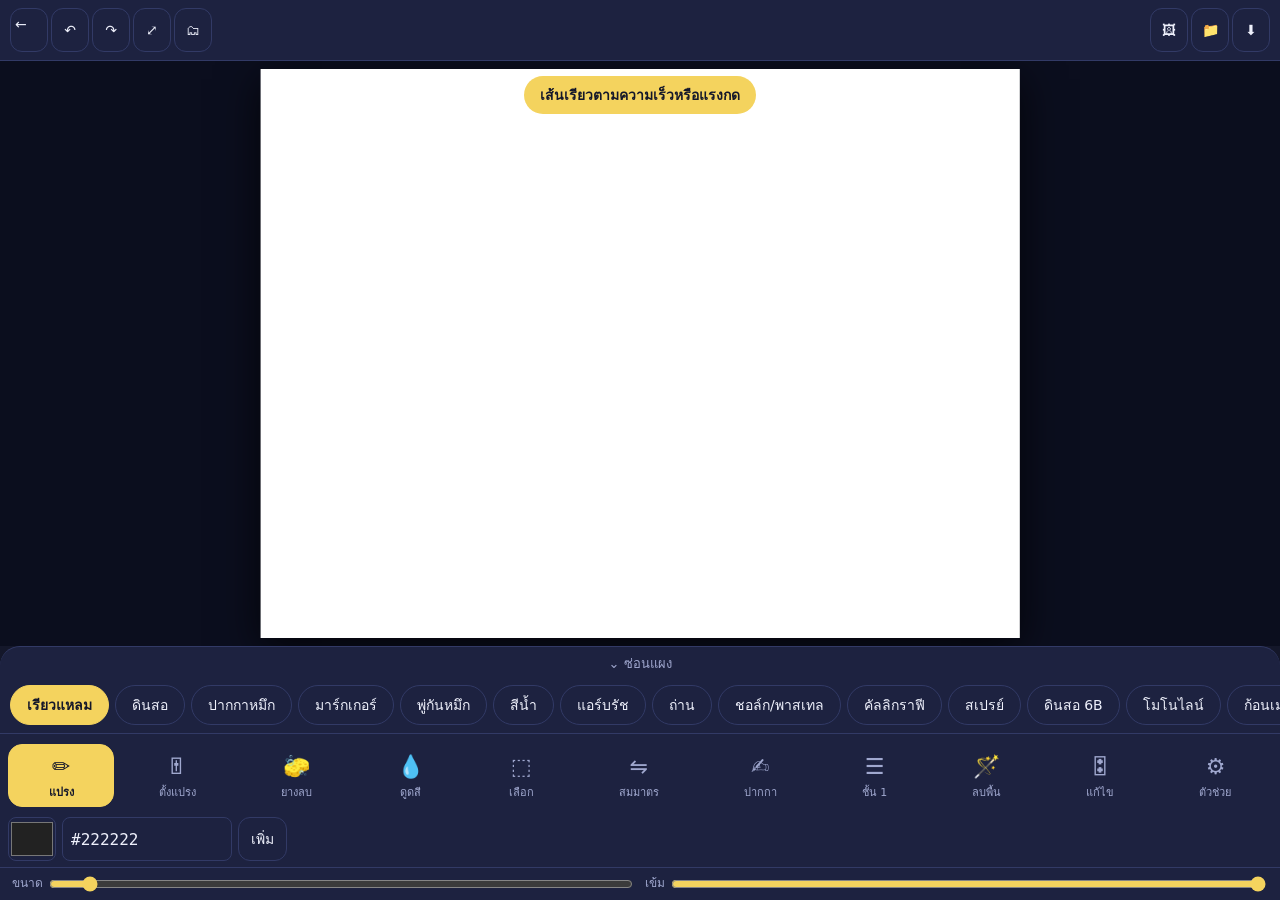
<file: draw-studio.html>
<!DOCTYPE html><html lang="th"><head><meta charset="utf-8"><meta name="theme-color" content="#14172a"><meta name="viewport" content="width=device-width,initial-scale=1,viewport-fit=cover"><title>SkillHub Studio – สตูดิโอวาดรูป</title><style>:root{--bg:#14172a;--panel:#1d2240;--line:#323a66;--tx:#eef0fb;--mu:#a0a8cf;--ac:#f4d35e;--ac2:#ff8a73}
*{box-sizing:border-box}
body{margin:0;background:var(--bg);color:var(--tx);font:16px/1.6 Sarabun,"Noto Sans Thai","Leelawadee UI",Thonburi,system-ui,sans-serif;-webkit-tap-highlight-color:transparent}
h1{font-size:1.9rem;line-height:1.2;margin:.2em 0 .1em;letter-spacing:-.01em}h2{font-size:1.1rem;margin:1.4em 0 .4em}
.sub{color:var(--mu);margin:0 0 14px}
button,.b{min-height:44px;font:inherit;color:var(--tx);background:var(--panel);border:1px solid var(--line);border-radius:12px;padding:6px 12px;cursor:pointer;text-decoration:none;display:inline-block;transition:background .15s,border-color .15s}
button:hover,.b:hover{border-color:var(--mu)}
button.on{background:var(--ac);color:var(--bg);border-color:var(--ac);font-weight:600}
button:active,.b:active{transform:scale(.97)}
button:focus-visible,a:focus-visible,input:focus-visible,select:focus-visible{outline:2px solid var(--ac);outline-offset:2px}
.hd{display:flex;gap:12px;padding:12px 16px;border-bottom:1px solid var(--line);overflow-x:auto}
.hd a{color:var(--mu);text-decoration:none;white-space:nowrap}.hd a.on{color:var(--ac)}
.wrap{max-width:640px;margin:0 auto;padding:16px}
.li{display:flex;justify-content:space-between;gap:8px;padding:10px 14px;margin:6px 0;background:var(--panel);border:1px solid var(--line);border-radius:12px;color:var(--tx);text-decoration:none;min-height:52px;align-items:center;font:inherit;width:100%;text-align:left}
a.li:hover,button.li:hover{border-color:var(--mu)}
.li span:last-child{color:var(--mu);font-size:14px;white-space:nowrap}
.ban{background:var(--ac);color:var(--bg);border-radius:12px;padding:10px 12px;margin:10px 0}
.ban button{margin-left:6px}
.lw label{display:block;color:var(--tx)}
.md{position:fixed;inset:0;background:#000b;display:flex;align-items:center;justify-content:center;z-index:9;padding:12px}
.bx{background:var(--panel);border:1px solid var(--line);border-radius:18px;padding:18px;max-width:520px;width:100%;max-height:90vh;overflow:auto}
.bx h2{margin-top:0}.bx fieldset{border:1px solid var(--line);border-radius:12px;margin:10px 0}.bx label{display:block;padding:8px 0}
#toast{position:fixed;left:50%;bottom:96px;transform:translateX(-50%);background:var(--ac);color:var(--bg);font-weight:600;padding:8px 16px;border-radius:20px;opacity:0;pointer-events:none;transition:opacity .2s;z-index:10;max-width:90vw;text-align:center}
#toast.s{opacity:1}
@media(prefers-reduced-motion:reduce){#toast,button,.b{transition:none}}
body>header,.hd{display:none}
body.pg{padding-bottom:calc(84px + env(safe-area-inset-bottom))}
.tab{position:fixed;bottom:0;left:0;right:0;display:flex;gap:4px;background:var(--panel);border-top:1px solid var(--line);padding:6px 8px calc(6px + env(safe-area-inset-bottom));z-index:5}
.tab a{flex:1;text-align:center;padding:6px 0;color:var(--mu);text-decoration:none;font-size:12px;border-radius:12px}.tab a b{display:block;font-size:22px;line-height:1.2}.tab a.on{color:var(--bg);background:var(--ac);font-weight:600}
.bar{height:10px;background:var(--line);border-radius:6px;overflow:hidden;margin:10px 0}.bar i{display:block;height:100%;background:var(--ac)}
.cta{display:block;text-align:center;background:var(--ac);color:var(--bg);border-color:var(--ac);font-weight:700;padding:13px;margin:12px 0}
.cta.alt{background:var(--panel);color:var(--tx);border-color:var(--line);font-weight:600}
input[type=checkbox],input[type=radio]{width:22px;height:22px;vertical-align:middle;margin-right:8px;accent-color:var(--ac)}
input[type=number]{background:var(--bg);color:var(--tx);border:1px solid var(--line);border-radius:10px;padding:8px;font:inherit;min-height:44px}
.lw label,.bx label{padding:8px 0}
.hero{display:flex;gap:18px;align-items:center;background:var(--panel);border:1px solid var(--line);border-radius:20px;padding:16px;margin:8px 0 12px}
.ring{--p:0%;width:116px;height:116px;border-radius:50%;background:conic-gradient(var(--ac) var(--p),var(--line) 0);display:flex;flex-direction:column;align-items:center;justify-content:center;position:relative;flex:none}
.ring::before{content:"";position:absolute;inset:11px;border-radius:50%;background:var(--panel)}
.ring>*{position:relative}.ring b{font-size:2rem;line-height:1}.ring span{font-size:12px;color:var(--mu)}
.hs{display:grid;gap:6px;color:var(--mu);font-size:15px}.hs b{color:var(--ac);font-size:1.25rem;margin-right:4px}.hs p{margin:0;font-size:13px}
</style>
<style>html,body{height:100%;overflow:hidden}body{display:flex;flex-direction:column;font-size:14px;padding:env(safe-area-inset-top) 0 env(safe-area-inset-bottom)}
.row{display:flex;gap:6px;align-items:center;padding:6px 8px;overflow-x:auto;border-bottom:1px solid var(--line)}.row>*{flex:none}
#vp{flex:1;min-height:0;position:relative;overflow:hidden;touch-action:none;background:#0004}
#st{position:absolute;left:0;top:0;transform-origin:0 0;box-shadow:0 4px 24px #0008}
#cv{width:100%;height:100%;display:block;touch-action:none;cursor:crosshair}
#ref{position:absolute;right:6px;top:6px;width:30%;max-width:240px;background:var(--panel);border:1px solid var(--line);border-radius:8px;padding:4px;display:none}#ref img{width:100%;display:block}
#ly{max-height:30vh;overflow:auto}.ly{display:flex;gap:4px;align-items:center;padding:3px 8px}.ly .n{flex:1;text-align:left}.dock{position:relative;border-top:1px solid var(--line);background:var(--bg)}
#sheet,#sheet2{position:absolute;bottom:100%;left:0;right:0;background:var(--panel);border-top:1px solid var(--line);max-height:45vh;overflow:auto;box-shadow:0 -8px 20px #0006}
.tools{display:grid;grid-template-columns:repeat(7,1fr);gap:6px;padding:6px 8px 0}.t{display:flex;flex-direction:column;align-items:center;font-size:11px;padding:4px 2px;min-height:54px}.t b{font-size:20px;font-weight:400}
.row2{display:flex;gap:10px;align-items:center;padding:6px 12px}.row2 input[type=range]{flex:1}input[type=color]{width:48px;height:44px;padding:0;border:1px solid var(--line);border-radius:8px;background:none}
.ly button{min-width:40px;min-height:40px}#ref button{position:absolute;top:2px;right:2px;min-height:32px}.row2 label{flex:1;display:flex;gap:4px;align-items:center;color:var(--mu);font-size:12px}#brushes{border-bottom:0}#brushes button{white-space:nowrap}#hex{width:170px;background:var(--panel);color:var(--tx);border:1px solid var(--line);border-radius:8px;padding:8px;font:16px monospace;min-height:44px}#sw{display:flex;gap:6px}#sw button{min-width:36px;min-height:36px;width:36px;padding:0;border-radius:50%}#gd{position:absolute;inset:0;pointer-events:none}select{background:var(--panel);color:var(--tx);border:1px solid var(--line);border-radius:8px;padding:8px;min-height:44px;font-size:16px;max-width:48vw}#pw{display:flex;gap:6px}#pw button{min-width:36px;min-height:36px;width:36px;padding:0;border-radius:50%}.ly{flex-wrap:wrap}.ly .n{min-width:90px}[hidden]{display:none!important}#sb{position:absolute;border:2px dashed #08f;pointer-events:none;display:none}#fb{position:absolute;left:6px;right:6px;bottom:6px;display:flex;gap:6px;align-items:center;background:var(--panel);padding:6px;border-radius:10px;border:1px solid var(--line);z-index:3}#fb label{flex:1;display:flex;gap:4px;font-size:12px;align-items:center}#lp{position:fixed;left:0;right:0;top:calc(60px + env(safe-area-inset-top));height:46vh;background:#1d1b20;border-bottom:2px solid var(--ac);z-index:4}#lp iframe{width:100%;height:100%;border:0}#lx{position:absolute;right:6px;top:6px;z-index:5}#sheet2 small{color:var(--mu)}#mbn{background:var(--panel);color:var(--tx);border:1px solid var(--line);border-radius:8px;padding:8px;font-size:16px;min-height:44px}
body>.row:first-child{background:var(--panel);padding:8px 10px}body>.row:first-child button,body>.row:first-child a.b{min-width:44px;padding:4px 8px}
#vp{background:#0b0e1e}#st{box-shadow:0 10px 40px #000b}
.dock{background:var(--panel);border-radius:20px 20px 0 0}
.tools{gap:4px;padding:10px 8px 4px}.t{border-radius:14px;background:transparent;border-color:transparent;color:var(--mu);min-height:58px}.t.on{background:var(--ac);color:var(--bg)}.t b{font-size:22px}
#brushes{padding:8px 10px;border-bottom:1px solid var(--line)}#brushes button{border-radius:999px;padding:4px 16px;min-height:40px}
.sh{margin:0;padding:14px 12px 2px;font-size:13px;font-weight:700;color:var(--ac)}
#sheet,#sheet2{border-radius:20px 20px 0 0;max-height:58vh;animation:up .18s ease-out}
@keyframes up{from{transform:translateY(14px);opacity:0}}
@media(prefers-reduced-motion:reduce){#sheet,#sheet2{animation:none}}
input[type=range]{accent-color:var(--ac)}.ly{border-bottom:1px solid var(--line);padding:6px 10px}
#toast{bottom:auto;top:calc(76px + env(safe-area-inset-top))}#fb{border-radius:16px;box-shadow:0 6px 24px #000b}#lp{background:var(--bg)}

#sheet,#sheet2,#sheet3,#sheet4,#sheet5{position:absolute;bottom:100%;left:0;right:0;background:var(--panel);border-top:1px solid var(--line);max-height:58vh;overflow:auto;box-shadow:0 -8px 20px #0006;border-radius:20px 20px 0 0;animation:up .18s ease-out}
#sheet5{max-height:52vh}#sheet5 .row2 label{min-width:0}#sheet5 output{min-width:46px;text-align:right;color:var(--mu);font-size:12px}#sheet3{max-height:34vh}#sheet4{max-height:42vh}#sheet3 small,#sheet4 small{color:var(--mu)}#sheet3 .row2 label{min-width:0}
.tools{display:flex;overflow-x:auto}.t{flex:1 0 auto;min-width:60px}
#so{position:absolute;left:0;top:0;width:100%;height:100%;pointer-events:none}
#dkt{display:block;margin:2px auto 0;min-height:28px;padding:0 18px;border-radius:999px;font-size:13px;line-height:1;color:var(--mu);background:transparent;border-color:transparent}
.dock.min>*:not(#dkt){display:none}.dock.min{padding-bottom:2px}
.ni{display:flex;align-items:center;gap:4px;margin-left:auto;flex:none}.ni input{width:76px;text-align:center;font-size:16px}.ni button{min-width:40px;min-height:44px;padding:0;font-size:18px}.ni em{font-style:normal;min-width:22px;color:var(--mu)}#sheet5 .row2 output{min-width:62px;font-size:11px}
#cr{position:absolute;border:2px solid #fff;box-shadow:0 0 0 9999px #0008;pointer-events:none;z-index:3}
#cr i{position:absolute;width:18px;height:18px;margin:-9px 0 0 -9px;background:#fff;border:2px solid #08f;border-radius:50%}
.fbar{position:absolute;left:6px;right:6px;display:flex;gap:6px;align-items:center;background:var(--panel);padding:6px;border-radius:14px;border:1px solid var(--line);box-shadow:0 6px 24px #000b;overflow-x:auto;z-index:4}
.fbar>button{flex:none;white-space:nowrap}#sbar{top:6px}.fbar.bot{bottom:6px}
#adj{flex-direction:column;align-items:stretch;max-height:48%;overflow-y:auto}#adj label{display:flex;gap:8px;align-items:center;font-size:12px;color:var(--mu)}#adj label input{flex:1}#adj output{min-width:48px;text-align:right}#adj .ar{display:flex;gap:6px;justify-content:flex-end}
.mr{display:flex;gap:8px;flex-wrap:wrap;margin:6px 0}.bx h3{font-size:.95rem;margin:14px 0 4px;color:var(--ac)}
.vh{display:flex;gap:8px;align-items:center;padding:6px 0;border-bottom:1px solid var(--line)}.vh img{width:64px;background:#fff;border-radius:6px}.vh span{flex:1;font-size:13px}.vh button{min-height:40px;padding:4px 8px}
.ly.gr{background:#ffffff12}.ly.in{margin-left:14px;border-left:3px solid var(--ac)}
#adj label{display:grid;grid-template-columns:84px 1fr 52px;gap:8px}#bgh{flex:1 1 auto;white-space:normal;line-height:1.4}
body>.row:first-child{gap:3px}body>.row:first-child button,body>.row:first-child a.b{min-width:38px;padding:4px 4px}@media(max-width:440px){#inf{display:none}}
body.lt{--bg:#f3f4fa;--panel:#ffffff;--line:#c9cde3;--tx:#1a1d33;--mu:#555c80;--ac:#b8860b;--ac2:#d1543f}body.lt #vp{background:#e6e8f2}#stt{position:absolute;left:8px;bottom:8px;background:#000a;color:#fff;font-size:12px;padding:2px 8px;border-radius:8px;pointer-events:none;z-index:5}#stt[hidden]{display:none}</style></head><body>
<div class="row"><a class="b" href="draw.html" aria-label="กลับหน้าหลัก">←</a><button id="undo" aria-label="ย้อนกลับ">↶</button><button id="redo" aria-label="ทำซ้ำ">↷</button><button id="fit" aria-label="รีเซ็ตมุมมองและการหมุน">⤢</button><button id="gl" aria-label="ผืนผ้าทั้งหมด">🗂</button><span style="flex:1"></span><span id="tm" style="color:var(--ac)"></span><span id="inf" style="color:var(--mu);font-size:12px"></span><button id="rf" aria-label="รูปอ้างอิง">🖼</button><button id="fm" aria-label="ไฟล์: นำเข้า ส่งออก สำรอง">📁</button><button id="png" aria-label="ดาวน์โหลด PNG">⬇</button></div>
<div id="vp"><div id="st"><canvas id="cv"></canvas><canvas id="so" aria-hidden="true"></canvas><div id="gd"></div><div id="sb"></div><div id="cr" hidden></div></div><div id="fb" hidden><label>ขนาด<input id="fs" type="range" min="20" max="300" value="100"></label><label>หมุน<input id="fr" type="range" min="-180" max="180" value="0"></label><button id="ff" aria-label="พลิกซ้ายขวา">↔</button><button id="fo" class="on" aria-label="ยืนยัน">✓</button><button id="fx" aria-label="ยกเลิก">✕</button></div><div id="sbar" class="fbar" hidden><button id="sdi">ลบด้านใน</button><button id="sdo">ลบด้านนอก</button><button id="sin" aria-label="สลับพื้นที่เลือก">⇄ สลับ</button><button id="sct" aria-label="ตัด">✂</button><button id="scp" aria-label="คัดลอก">⧉</button><button id="sxx" aria-label="ยกเลิกการเลือก">✕</button></div>
<div id="crb" class="fbar bot" hidden><button data-r="0" class="on">อิสระ</button><button data-r="1">1:1</button><button data-r="1.3333333">4:3</button><button data-r="0.75">3:4</button><button data-r="1.7777778">16:9</button><button id="crt">ตัดขอบว่าง</button><button id="cro" class="on">✓ ครอป</button><button id="crx" aria-label="ยกเลิกครอป">✕</button></div>
<div id="adj" class="fbar bot" hidden><small id="adn"></small><label>สว่าง<input id="ab" type="range" min="-100" max="100" value="0"><output></output></label><label>คอนทราสต์<input id="ac" type="range" min="-100" max="100" value="0"><output></output></label><label>อิ่มตัว<input id="as" type="range" min="-100" max="100" value="0"><output></output></label><label>เฉดสี<input id="ahu" type="range" min="-180" max="180" value="0"><output></output></label><label>เบลอ<input id="abl" type="range" min="0" max="30" value="0"><output></output></label><label>คมชัด<input id="ash" type="range" min="0" max="100" value="0"><output></output></label><div class="ar"><button id="arz">รีเซ็ต</button><button id="aok" class="on">✓ ตกลง</button><button id="axx" aria-label="ยกเลิก">✕</button></div></div>
<div id="ref"><img id="ri" alt="รูปอ้างอิง"><button id="rx" aria-label="ปิดรูปอ้างอิง">✕</button></div></div>
<div class="dock"><button id="dkt" aria-label="ซ่อนหรือแสดงแผงเครื่องมือ" aria-expanded="true">⌄ ซ่อนแผง</button><div id="sheet" hidden><div class="row"><button id="al">+ เพิ่มชั้น</button><button id="agr">📁 จัดกลุ่ม</button><span style="flex:1"></span><button id="cl">ปิด</button></div><div id="ly" role="list"></div></div>
<nav id="brushes" class="row" aria-label="แปรง"></nav><div id="sheet2" hidden><div class="row"><b>ตัวช่วยวาด</b><span style="flex:1"></span><button id="c2">ปิด</button></div>
<h4 class="sh">รูปทรงและความเรียบ</h4><div class="row" id="shp" role="group" aria-label="รูปทรง"><button data-s="free" class="on">อิสระ</button><button data-s="line">เส้นตรง</button><button data-s="ell">วงรี</button><button data-s="cir">วงกลม</button><button data-s="rect">สี่เหลี่ยม</button></div><div class="row" id="lst" role="group" aria-label="เส้นประ"><button data-l="solid" class="on">เส้นทึบ</button><button data-l="dash">เส้นประ</button><button data-l="dot">จุด</button></div>
<div class="row"><label><input id="qs" type="checkbox"> ลากค้างนิ้วไว้เพื่อให้เส้น/รูปทรงเป๊ะ</label></div>
<h4 class="sh">เส้นช่วยจัดสัดส่วน</h4><div class="row" id="gds" role="group" aria-label="เส้นช่วย"><button data-g="0" class="on">ไม่มีเส้น</button><button data-g="1">กริด</button><button data-g="2">สามส่วน</button><button data-g="3">กึ่งกลาง</button></div>
<div class="row2"><label>เรียบ<input id="sm" type="range" min="0" max="90" value="0"></label></div>
<h4 class="sh">ชุดสี</h4><div class="row"><select id="pal" aria-label="ชุดสี"></select><select id="harm" aria-label="สร้างชุดสีจากสีที่เลือก"><option value="">สร้างจากสีที่เลือก…</option><option value="comp">สีตรงข้าม</option><option value="ana">สีข้างเคียง</option><option value="tri">สามเส้า</option><option value="split">ตรงข้ามแบบแยก</option><option value="mono">โทนเดียว</option></select><button id="pk">เก็บทั้งชุด</button></div><div class="row" id="pw"></div>
<h4 class="sh">ไล่เฉด</h4><div class="row"><small>เลือกแปรง "ไล่เฉด" แล้วลาก</small></div><div class="row"><label>สีรอง <input id="gcol2" type="color" value="#ffffff"></label><label><input id="gfade" type="checkbox"> จางเป็นโปร่งใส</label><label><input id="gatop" type="checkbox"> เฉพาะส่วนที่มีสี</label></div>
<h4 class="sh">แปรงของฉัน</h4><div class="row"><input id="mbn" placeholder="ชื่อแปรง" aria-label="ชื่อแปรง" style="width:110px"><label><input id="mbs" type="checkbox"> เหลี่ยม</label><button id="mbc">สร้าง</button><button id="mbd">ล้างทั้งหมด</button></div>
<div class="row2"><label>แข็ง<input id="mbh" type="range" min="0" max="100" value="100"></label><label>ห่าง<input id="mbg" type="range" min="5" max="100" value="12"></label><label>กระจาย<input id="mbk" type="range" min="0" max="100" value="0"></label><label>เรียว<input id="mbt" type="range" min="0" max="100" value="0"></label></div>
<h4 class="sh">ฝึกวาดและไทม์แลปส์</h4><div class="row"><select id="tmm" aria-label="เวลา"><option value="5">5 นาที</option><option value="10" selected>10 นาที</option><option value="15">15 นาที</option><option value="30">30 นาที</option></select><button id="tms">เริ่มจับเวลา</button><button id="tlb">▶ ไทม์แลปส์</button></div><div class="row"><small id="prt"></small></div>
<h4 class="sh">ตั้งค่า</h4><div class="row2"><label>ขนาดแปรงเริ่มต้น<input id="dsz" type="range" min="1" max="120" value="8"><output id="dszo">8</output></label></div><div class="row"><small>เวอร์ชัน skillhub-studio-v12 · การตั้งค่านี้เก็บในเบราว์เซอร์</small><button id="rst">รีเซ็ตการตั้งค่า</button></div><h4 class="sh">ลายน้ำ</h4><div class="row2"><label>ข้อความลายน้ำ (ใส่ตอนส่งออก เว้นว่างถ้าไม่ใช้)<input id="wmt" maxlength="60" placeholder="เช่น © ชื่อของคุณ" style="width:100%"></label></div><h4 class="sh">หน้าจอ</h4><div class="row"><button id="fsb" aria-label="สลับโหมดเต็มจอ">⛶ เต็มจอ</button><button id="thb" aria-label="สลับธีมสว่าง">☀ ธีมสว่าง</button><button id="shw" aria-label="แสดงสถานะ พิกเซลและสี">ℹ แสดงสถานะ</button><button id="cch" aria-label="ล้างแคชและโหลดใหม่">🧹 ล้างแคช</button></div></div>
<div id="sheet3" hidden><div class="row"><b>ลบพื้นหลัง</b><span style="flex:1"></span><button id="c3">ปิด</button></div>
<div class="row" id="bgm" role="group" aria-label="วิธีเลือก"><button data-k="wand" class="on">🪄 แตะลบส่วนที่ติดกัน</button><button data-k="cwand">🎨 ลบทั้งสีในภาพ</button><button data-k="lasso">➰ บ่วง</button><button data-k="lrect">▭ กรอบ</button></div>
<div class="row"><small id="bgh"></small></div>
<div class="row2"><label>ความไวสี<input id="bgt" type="range" min="1" max="100" value="25"><output id="bgto"></output></label></div>
<div class="row2"><label>เกลี่ยขอบ<input id="bgf" type="range" min="0" max="20" value="2"><output id="bgfo"></output></label></div>
<div class="row2"><label>ขยาย/หดขอบ<input id="bgg" type="range" min="0" max="10" value="0"><output id="bggo"></output></label></div>
<h4 class="sh">บ่วง / กรอบ: วิธีรวมพื้นที่เลือก</h4><div class="row" id="selm"><button data-m="rep" class="on">แทนที่</button><button data-m="add">＋ เพิ่ม</button><button data-m="sub">－ ลบออก</button><button data-m="int">∩ ตัดกัน</button></div>
<div class="row"><button id="bsi">ลบด้านใน</button><button id="bso">ลบด้านนอก</button><button id="bsx">ยกเลิกเลือก</button></div>
<h4 class="sh">เก็บงาน</h4><div class="row"><button id="bsf">เกลี่ยขอบภาพให้นุ่ม</button></div>
<h4 class="sh">ดูพื้นหลังตัวอย่าง</h4><div class="row" id="pvb" role="group" aria-label="พื้นหลังตัวอย่าง"><button data-p="a" class="on">ตามจริง</button><button data-p="c">ตาราง</button><button data-p="w">ขาว</button><button data-p="k">ดำ</button></div>
<div class="row"><label><input id="dbt" type="checkbox"> ผืนผ้านี้พื้นโปร่งใส (ส่งออก PNG ได้พื้นโปร่ง)</label></div></div>
<div id="sheet4" hidden><div class="row"><b>แก้ไขภาพ</b><span style="flex:1"></span><button id="c4">ปิด</button></div>
<h4 class="sh">ตัด / คัดลอก / วาง</h4><div class="row"><button id="ecut">✂ ตัด</button><button id="ecp">⧉ คัดลอก</button><button id="epa">📋 วาง</button></div>
<h4 class="sh">พลิกภาพ</h4><div class="row"><button id="efh">↔ ซ้าย-ขวา</button><button id="efv">↕ บน-ล่าง</button><label><input id="efa" type="checkbox"> ทุกชั้น</label></div>
<h4 class="sh">ปรับภาพ</h4><div class="row"><button id="eadj">🎚 เบลอ / คมชัด / สี / สว่าง</button></div>
<h4 class="sh">ผืนผ้า</h4><div class="row"><button id="ecr">⛶ ครอป</button><button id="etr">ตัดขอบว่าง</button><button id="ers">⇲ กำหนดขนาด</button></div>
<h4 class="sh">เอฟเฟกต์ 3D</h4><div class="row"><label>ทิศแสง <select id="b3l" aria-label="ทิศแสง"><option value="-135">บนซ้าย</option><option value="-45">บนขวา</option><option value="135">ล่างซ้าย</option><option value="45">ล่างขวา</option></select></label></div><div class="row2"><label>ขนาดนูน<input id="b3s" type="range" min="2" max="40" value="10"></label><label>ความเข้ม<input id="b3i" type="range" min="10" max="100" value="60"></label></div><div class="row"><label><input id="b3d" type="checkbox" checked> เงาตกพื้น</label><button id="b3g">🧊 ทำให้ชั้นนี้นูน</button></div><div class="row"><small>แปรง 🧊 ในแถบแปรงวาดด้วยแสงเงา 3D อยู่แล้ว ส่วนปุ่มนี้เปลี่ยนภาพที่วาดไว้ในชั้นปัจจุบัน (รูปทรง ตัวอักษร) ให้ดูนูนขึ้น กดย้อนกลับได้</small></div>
<div class="row"><small>ถ้าเลือกพื้นที่ไว้ (เครื่องมือ "ลบพื้น" → บ่วง/กรอบ) การตัด คัดลอก และปรับภาพจะใช้เฉพาะส่วนที่เลือก</small></div></div>
<div id="sheet5" hidden><div class="row"><b id="bst">ตั้งค่าแปรง</b><span style="flex:1"></span><button id="bsr">รีเซ็ตแปรงนี้</button><button id="c5">ปิด</button></div><div class="row"><canvas id="bpv" width="360" height="84" style="width:100%;max-width:440px;border-radius:10px;border:1px solid var(--line)" aria-label="ตัวอย่างเส้นของแปรง"></canvas></div><div class="row"><small id="bsh"></small></div><div id="bsw"></div></div>
<div class="tools"><button class="t on" id="tb"><b>✏️</b>แปรง</button><button class="t" id="tbs" aria-label="ตั้งค่าแปรง"><b>🎚</b>ตั้งแปรง</button><button class="t" id="te"><b>🧽</b>ยางลบ</button><button class="t" id="tp"><b>💧</b>ดูดสี</button><button class="t" id="tsl"><b>⬚</b>เลือก</button><button class="t" id="sy" aria-pressed="false"><b>⇋</b>สมมาตร</button><button class="t" id="pno" aria-pressed="false" aria-label="โหมดปากกา: นิ้วไม่วาด ใช้ซูม/หมุนอย่างเดียว"><b>✍</b>ปากกา</button><button class="t" id="ls"><b>☰</b>ชั้น</button><button class="t" id="tbg"><b>🪄</b>ลบพื้น</button><button class="t" id="ted"><b>🎛</b>แก้ไข</button><button class="t" id="ss"><b>⚙</b>ตัวช่วย</button></div>
<div class="row"><input id="col" type="color" value="#222222" aria-label="เลือกสี"><input id="hex" value="#222222" autocapitalize="off" autocomplete="off" spellcheck="false" placeholder="วางค่าสี เช่น #E8A87C" aria-label="ใส่ค่าสี (วางได้หลายสี)"><button id="ah">เพิ่ม</button><span id="sw"></span><button id="cs" aria-label="ล้างชุดสีที่เก็บไว้">ล้าง</button></div><div class="row2"><label>ขนาด<input id="sz" type="range" min="1" max="120" value="8"></label><label>เข้ม<input id="alpha" type="range" min="5" max="100" value="100"></label></div></div>
<script>/* app.js — ตัวช่วยกลางของ SkillHub Studio (ใช้ร่วมกันทั้งแกลเลอรีและสตูดิโอ)
   D = สถิติการฝึกวาด (เก็บคีย์ 'sh4' เหมือนเวอร์ชันก่อน เพื่อให้ข้อมูลเก่ายังอยู่) */
const $=id=>document.getElementById(id);
const T=()=>new Date().toLocaleDateString('sv');
let D;try{D=JSON.parse(localStorage.getItem('sh4'))}catch(e){}
D=D||{};D.min=D.min||{};D.goal=D.goal||10;D.exp=D.exp||Date.now();
const sv=()=>{try{localStorage.setItem('sh4',JSON.stringify(D))}catch(e){}};
const rl=()=>{try{const x=JSON.parse(localStorage.getItem('sh4'));if(x){D=x;D.min=D.min||{};D.goal=D.goal||10}}catch(e){}};
function streak(){let n=0,d=new Date();if(!D.min[T()])d.setDate(d.getDate()-1);while(D.min[d.toLocaleDateString('sv')]>0){n++;d.setDate(d.getDate()-1)}return n}
function toast(t){let e=$('toast');if(!e){e=document.createElement('div');e.id='toast';e.setAttribute('role','status');document.body.append(e)}e.textContent=t;e.className='s';clearTimeout(e.t);e.t=setTimeout(()=>e.className='',2200)}
function modal(h){const m=document.createElement('div');m.className='md';m.innerHTML='<div class="bx" role="dialog" aria-modal="true" tabindex="-1">'+h+'</div>';document.body.append(m);const k=e=>e.key==='Escape'&&m.close();m.close=()=>{m.remove();removeEventListener('keydown',k)};addEventListener('keydown',k);m.onclick=e=>{if(e.target==m)m.close()};m.querySelector('.bx').focus();return m}
// นับเวลาที่เปิดแอป (ทุก 5 วินาที) เฉพาะหน้าบนสุด
setInterval(()=>{if(!document.hidden){rl();D.min[T()]=(D.min[T()]||0)+5;if(window.PR)window.PR.tk+=5;sv()}},5e3);
if(window.Notification&&Notification.permission=='granted'&&new Date().getHours()>=18&&(D.min[T()]||0)<D.goal*60&&D.nt!=T()){D.nt=T();sv();try{new Notification('SkillHub Studio',{body:'วันนี้ยังไม่ถึงเป้าวาด '+D.goal+' นาที'})}catch(e){}}

</script><script>/* brush3d.js — แปรง 3D (วาดด้วยแสงเงาในตัว) และเครื่องมือทำให้ชั้นงานนูน
   แปรงทุกตัวเป็น "สแตมป์" ที่ลงสีพร้อมแสง/เงาลงบนพิกเซลโดยตรง
   จึงใช้ร่วมกับย้อนกลับ ชั้นงาน ส่งออก และบันทึกอัตโนมัติได้ตามปกติ */
(function (G) {
  'use strict';
  const B3 = G.B3 = { dir: 0, la: -135 * Math.PI / 180, gl: 1, dp: 1, br: 1 }; // dir = ทิศที่เส้นกำลังลาก, la = ทิศที่แสงมาจาก
  try { const v = parseFloat(localStorage.getItem('sh4la')); if (isFinite(v)) B3.la = v * Math.PI / 180; } catch (e) { /* ไม่เป็นไร */ }

  const rnd = (a, b) => a + Math.random() * (b - a);
  const clamp = (v, a, b) => Math.min(b, Math.max(a, v));
  function parse(col) {
    let m = /^#([0-9a-f]{6})$/i.exec(col);
    if (m) return [0, 2, 4].map(i => parseInt(m[1].slice(i, i + 2), 16));
    m = /^#([0-9a-f]{3})$/i.exec(col);
    if (m) return [...m[1]].map(ch => parseInt(ch + ch, 16));
    m = /rgba?\(([^)]+)\)/.exec(col);
    if (m) return m[1].split(',').slice(0, 3).map(v => +v);
    return [34, 34, 34];
  }
  // f > 0 ผสมกับขาว, f < 0 ผสมกับดำ
  function shade(col, f) {
    const c = parse(col);
    return 'rgb(' + c.map(v => Math.round(f >= 0 ? v + (255 - v) * f : v * (1 + f))).join(',') + ')';
  }
  const light = () => ({ x: Math.cos(B3.la), y: Math.sin(B3.la) });

  /* ---------- ทรงกลมเงา: ใช้ในเจล / ลูกปัด / ดินน้ำมัน ---------- */
  function sphere(c, x, y, r, col, o) {
    o = o || {};
    const L = light(), hx = x + L.x * r * .38, hy = y + L.y * r * .38;
    const g = c.createRadialGradient(hx, hy, 0, x, y, r);
    const hi = (o.hi == null ? .5 : o.hi) * B3.gl, lo = (o.lo == null ? -.38 : o.lo) * B3.dp;
    g.addColorStop(0, shade(col, Math.min(1, hi)));
    g.addColorStop(.38, col);
    g.addColorStop(.85, shade(col, Math.max(-.95, lo)));
    g.addColorStop(1, shade(col, Math.max(-.97, lo - .2 * B3.dp)));
    c.fillStyle = g;
    c.beginPath(); c.arc(x, y, r, 0, 7); c.fill();
    if (o.spec !== 0 && r > 3) { // จุดสะท้อนแสง
      const sx = x + L.x * r * .5, sy = y + L.y * r * .5, sr = r * (o.spec || .2);
      const sg = c.createRadialGradient(sx, sy, 0, sx, sy, sr);
      sg.addColorStop(0, 'rgba(255,255,255,' + Math.min(1, .95 * B3.gl) + ')'); sg.addColorStop(1, 'rgba(255,255,255,0)');
      c.fillStyle = sg; c.beginPath(); c.arc(sx, sy, sr, 0, 7); c.fill();
    }
  }

  const B3D = {
    gel: {
      d3: true, n: '🧊 เจลนูน', tip: 'เส้นนูนเป็นหลอด 3D มีไฮไลต์ — ใช้เขียนตัวหนังสือ/ตัดเส้นสไตล์สติกเกอร์', gap: .07,
      fn: (c, x, y, s, p, a) => { const col = c.fillStyle; c.globalAlpha = a; sphere(c, x, y, Math.max(1, s * p / 2), col); }
    },
    bead: {
      d3: true, n: '🧊 ลูกปัด', tip: 'ลูกปัด/ไข่มุกวางเรียงตามเส้น มีเงาตกพื้น', gap: 1.05,
      fn: (c, x, y, s, p, a) => {
        const col = c.fillStyle, r = Math.max(1.5, s * p / 2), L = light();
        c.globalAlpha = a;
        const sx = x - L.x * r * .28, sy = y - L.y * r * .28 + r * .12, sg = c.createRadialGradient(sx, sy, r * .2, sx, sy, r * 1.25);
        sg.addColorStop(0, 'rgba(0,0,0,' + Math.min(.9, .4 * B3.dp) + ')'); sg.addColorStop(1, 'rgba(0,0,0,0)');
        c.fillStyle = sg; c.beginPath(); c.arc(sx, sy, r * 1.25, 0, 7); c.fill();
        sphere(c, x, y, r, col, { hi: .65, lo: -.45, spec: .3 });
      }
    },
    impasto: {
      d3: true, n: '🧊 สีน้ำมันหนา', tip: 'ปาดสีหนา เห็นรอยขนแปรงนูน มีแสงเงา — ลากเป็นฝีแปรง', gap: .16,
      fn: (c, x, y, s, p, a) => {
        const col = c.fillStyle, N = clamp(Math.round(s / 3.2 * B3.br), 3, 28), th = B3.dir, nx = -Math.sin(th), ny = Math.cos(th);
        const half = Math.max(2, s * p) / 2, step = Math.max(1, s * .16), len = step * 1.8, bw = Math.max(1.2, (half * 2) / N * 1.3), L = light();
        c.lineCap = 'round'; c.globalAlpha = a;
        for (let i = 0; i < N; i++) {
          if (Math.random() < .06) continue; // ขนแปรงหลุดเป็นช่องแห้ง
          const o = (N === 1 ? 0 : i / (N - 1) - .5) * half * 2, bx = x + nx * o, by = y + ny * o, dx = Math.cos(th) * len / 2, dy = Math.sin(th) * len / 2;
          const v = rnd(-.1, .1), off = bw * .32;
          const line = (ox, oy, w, color) => { c.strokeStyle = color; c.lineWidth = w; c.beginPath(); c.moveTo(bx - dx + ox, by - dy + oy); c.lineTo(bx + dx + ox, by + dy + oy); c.stroke(); };
          line(-L.x * off, -L.y * off, bw, shade(col, Math.max(-.95, -.34 * B3.dp + v)));      // เงาด้านตรงข้ามแสง
          line(0, 0, bw * .78, shade(col, v));                          // เนื้อสี
          line(L.x * off, L.y * off, bw * .34, shade(col, Math.min(1, .42 * B3.gl + v)));    // ไฮไลต์ด้านรับแสง
        }
      }
    },
    clay: {
      d3: true, n: '🧊 ดินน้ำมัน', tip: 'ก้อนดินปั้นนุ่ม ผิวด้าน ขอบไม่เรียบ — ปั้นลายนูนเล่นๆ', gap: .13,
      fn: (c, x, y, s, p, a) => {
        const col = c.fillStyle, r = Math.max(1.5, s * p / 2);
        c.globalAlpha = a;
        sphere(c, x, y, r, col, { hi: .28, lo: -.3, spec: 0 });
        for (let i = 0; i < 4; i++) { const t = rnd(0, 6.283), d = r * rnd(.55, .9); sphere(c, x + Math.cos(t) * d, y + Math.sin(t) * d, r * rnd(.22, .38), col, { hi: .25, lo: -.28, spec: 0 }); }
      }
    },
    chrome: {
      d3: true, n: '🧊 โครเมียม', tip: 'หลอดโลหะเงา สะท้อนแสงเป็นแถบ — ใช้สีที่เลือกเป็นโทนโลหะ', gap: .07,
      fn: (c, x, y, s, p, a) => {
        const col = c.fillStyle, r = Math.max(1, s * p / 2), L = light();
        const g = c.createLinearGradient(x + L.x * r, y + L.y * r, x - L.x * r, y - L.y * r);
        g.addColorStop(0, shade(col, Math.min(1, .75 * B3.gl))); g.addColorStop(.22, col); g.addColorStop(.45, shade(col, -.55 * B3.dp));
        g.addColorStop(.58, shade(col, Math.min(1, .35 * B3.gl))); g.addColorStop(.8, shade(col, -.2 * B3.dp)); g.addColorStop(1, shade(col, Math.max(-.97, -.6 * B3.dp)));
        c.globalAlpha = a; c.fillStyle = g; c.beginPath(); c.arc(x, y, r, 0, 7); c.fill();
      }
    }
  };

  /* ---------- แปรงหลอด 3D (แบบ ibisPaint / Procreate) ----------
     ทุกสแตมป์คือ "ทรงกลม" ที่เก็บความสูงและทิศพื้นผิวไว้ในอาร์เรย์ของเส้นนั้น (ความสูงสูงสุดชนะ)
     เส้นที่ต่อกันจึงกลายเป็นหลอดกลมจริง แล้วค่อยคำนวณแสงเงาทีละพิกเซลจากทิศพื้นผิวนั้น
     ไม่ว่าลากทิศไหนหลอดก็สว่างด้านรับแสง มืดด้านตรงข้าม มีไฮไลต์ แสงสะท้อนที่ขอบ และเงาตกพื้น
     ผลลัพธ์ถูกวางทับภาพต้นฉบับของชั้น (ภาพก่อนเริ่มเส้น) จึงย้อนกลับ/ล็อกอัลฟา/ความเข้มสี ทำงานตามปกติ */
  const STY = {
    gloss: { gA: 3.6, dA: .62, sp: .9, shin: 46, bc: .30, wrap: .3 },  // มันเงาแบบ ibisPaint
    matte: { gA: 2.4, dA: .42, sp: .10, shin: 9, bc: .22, wrap: .45 }  // นุ่มด้านแบบ Procreate
  };
  const SC = 64; // ตัวคูณความสูงเก็บใน Uint16
  function Eng(w, h) {
    const n = w * h;
    this.w = w; this.h = h;
    this.H = new Uint16Array(n); this.NX = new Int8Array(n); this.NY = new Int8Array(n);
    this.CV = new Uint8Array(n); this.SH = new Uint8Array(n);
    this.bb = null; this.pend = []; this.key = null; this.snap = null;
    this.col = [34, 34, 34]; this.a = 1; this.gl = 1; this.dp = 1; this.st = 'gloss'; this.op = 'source-over';
    this.sc = null; this.scc = null; this.buf = null; this.spec = {};
  }
  Eng.prototype.reset = function () {
    const b = this.bb, w = this.w;
    if (b) for (let j = b.y0; j <= b.y1; j++) {
      const s = j * w + b.x0, e = j * w + b.x1 + 1;
      this.H.fill(0, s, e); this.NX.fill(0, s, e); this.NY.fill(0, s, e); this.CV.fill(0, s, e); this.SH.fill(0, s, e);
    }
    this.bb = null; this.pend = [];
  };
  Eng.prototype.setup = function (col, a, st, op) {
    this.col = parse(col); this.a = a; this.st = st; this.op = op || 'source-over';
    this.gl = B3.gl; this.dp = B3.dp;
  };
  function addRect(list, r) {
    for (const q of list) if (r.x0 <= q.x1 + 4 && r.x1 >= q.x0 - 4 && r.y0 <= q.y1 + 4 && r.y1 >= q.y0 - 4) {
      q.x0 = Math.min(q.x0, r.x0); q.y0 = Math.min(q.y0, r.y0); q.x1 = Math.max(q.x1, r.x1); q.y1 = Math.max(q.y1, r.y1); return;
    }
    list.push({ x0: r.x0, y0: r.y0, x1: r.x1, y1: r.y1 });
  }
  // วางทรงกลมรัศมี r ที่ (x,y) พร้อมเงาตกพื้น
  Eng.prototype.dome = function (x, y, r) {
    const w = this.w, h = this.h, L = light();
    r = Math.max(.8, r);
    const m = Math.ceil(r * 1.9) + 2;
    const R = { x0: Math.max(0, Math.floor(x - m)), y0: Math.max(0, Math.floor(y - m)), x1: Math.min(w - 1, Math.ceil(x + m)), y1: Math.min(h - 1, Math.ceil(y + m)) };
    if (R.x0 > R.x1 || R.y0 > R.y1) return;
    this.bb = this.bb ? { x0: Math.min(this.bb.x0, R.x0), y0: Math.min(this.bb.y0, R.y0), x1: Math.max(this.bb.x1, R.x1), y1: Math.max(this.bb.y1, R.y1) } : { x0: R.x0, y0: R.y0, x1: R.x1, y1: R.y1 };
    addRect(this.pend, R);
    const H = this.H, NX = this.NX, NY = this.NY, CV = this.CV, SH = this.SH, r2 = r * r;
    // ตัวหลอด
    const tx0 = Math.max(0, Math.floor(x - r - 1)), tx1 = Math.min(w - 1, Math.ceil(x + r + 1)), ty0 = Math.max(0, Math.floor(y - r - 1)), ty1 = Math.min(h - 1, Math.ceil(y + r + 1));
    for (let j = ty0; j <= ty1; j++) {
      const dy = j + .5 - y, row = j * w;
      for (let i = tx0; i <= tx1; i++) {
        const dx = i + .5 - x, d = Math.sqrt(dx * dx + dy * dy);
        if (d >= r + .5) continue;
        const k = row + i, cov = d <= r - .5 ? 255 : Math.round((r + .5 - d) * 255);
        if (cov > CV[k]) CV[k] = cov;
        const dd = d > r ? r : d, hh = Math.round(Math.sqrt(r2 - dd * dd) * SC) + 1;
        if (hh >= H[k]) { H[k] = hh; const q = d > r ? r / d : 1 / r * 1; const f = d > r ? 1 / d : 1 / r; NX[k] = Math.round(dx * f * 127); NY[k] = Math.round(dy * f * 127); }
      }
    }
    // เงาตกพื้น (ใช้ค่าสูงสุด ไม่สะสม เส้นจึงเรียบ)
    const ox = x - L.x * r * .46, oy = y - L.y * r * .46, Rs = r * 1.45, A0 = Math.min(1, .46 * this.dp);
    const sx0 = Math.max(0, Math.floor(ox - Rs)), sx1 = Math.min(w - 1, Math.ceil(ox + Rs)), sy0 = Math.max(0, Math.floor(oy - Rs)), sy1 = Math.min(h - 1, Math.ceil(oy + Rs));
    for (let j = sy0; j <= sy1; j++) {
      const dy = j + .5 - oy, row = j * w;
      for (let i = sx0; i <= sx1; i++) {
        const dx = i + .5 - ox, d = Math.sqrt(dx * dx + dy * dy);
        if (d >= Rs) continue;
        const t = 1 - d / Rs, v = Math.round(A0 * t * t * 255), k = row + i;
        if (v > SH[k]) SH[k] = v;
      }
    }
  };
  // คำนวณแสงเงาของสี่เหลี่ยม คืนอาร์เรย์ RGBA (ไม่แตะ DOM ทดสอบด้วย Node ได้)
  Eng.prototype.shade = function (x0, y0, rw, rh) {
    const w = this.w, st = STY[this.st] || STY.gloss, gl = this.gl, dp = this.dp;
    const need = rw * rh * 4;
    if (!this.buf || this.buf.length < need) this.buf = new Uint8ClampedArray(need);
    const out = this.buf; out.fill(0, 0, need);
    const La = light(), el = 58 * Math.PI / 180, ce = Math.cos(el), Lx = La.x * ce, Ly = La.y * ce, Lz = Math.sin(el);
    let hx = Lx, hy = Ly, hz = Lz + 1; const hl = Math.hypot(hx, hy, hz); hx /= hl; hy /= hl; hz /= hl;
    const d0 = (Lz + st.wrap) / (1 + st.wrap), gA = st.gA * gl, dA = Math.min(1.4, st.dA * dp), sp = st.sp * gl, bc = st.bc;
    let spec = this.spec[this.st];
    if (!spec) { spec = this.spec[this.st] = new Float32Array(256); for (let i = 0; i < 256; i++) spec[i] = Math.pow(i / 255, st.shin); }
    const cr = this.col[0], cg = this.col[1], cb = this.col[2], sr = cr * .28, sg = cg * .28, sb = cb * .28;
    const H = this.H, NX = this.NX, NY = this.NY, CV = this.CV, SH = this.SH;
    for (let j = 0; j < rh; j++) {
      for (let i = 0; i < rw; i++) {
        const k = (y0 + j) * w + x0 + i, ca = CV[k] / 255, sa = SH[k] / 255;
        if (ca === 0 && sa === 0) continue;
        let r = sr, g = sg, b = sb, oa = sa;
        if (ca > 0) {
          const nx = NX[k] / 127, ny = NY[k] / 127, nz2 = 1 - nx * nx - ny * ny, nz = nz2 > 0 ? Math.sqrt(nz2) : 0;
          const nl = nx * Lx + ny * Ly + nz * Lz, dw = Math.max(0, (nl + st.wrap) / (1 + st.wrap)), t = dw - d0;
          let tr = cr, tg = cg, tb = cb;
          if (t > 0) { const f = Math.min(1, t * gA); tr += (255 - tr) * f; tg += (255 - tg) * f; tb += (255 - tb) * f; }
          else { const f = Math.min(.95, -t * dA); tr *= 1 - f; tg *= 1 - f; tb *= 1 - f; }
          const rim = 1 - nz, away = -(nx * La.x + ny * La.y);       // แสงสะท้อนจากพื้นที่ขอบด้านเงา
          if (away > 0) { const f = Math.min(.8, rim * rim * away * bc * (.4 + .6 * dp)); tr += (255 - tr) * f; tg += (255 - tg) * f; tb += (255 - tb) * f; }
          const nh = nx * hx + ny * hy + nz * hz;
          if (nh > 0) { const f = Math.min(1, spec[(nh * 255) | 0] * sp); tr += (255 - tr) * f; tg += (255 - tg) * f; tb += (255 - tb) * f; }
          oa = ca + sa * (1 - ca);
          const wc = ca / oa, ws = 1 - wc;
          r = tr * wc + sr * ws; g = tg * wc + sg * ws; b = tb * wc + sb * ws;
        }
        const o = (j * rw + i) * 4;
        out[o] = r; out[o + 1] = g; out[o + 2] = b; out[o + 3] = oa * 255;
      }
    }
    return out;
  };
  // วาดส่วนที่เปลี่ยนลงชั้นงาน: คืนภาพเดิมของชั้น (snap) แล้ววางหลอดทับ
  Eng.prototype.flush = function (ctx, snap) {
    const list = this.pend; this.pend = [];
    for (const p of list) {
      const x0 = Math.max(0, p.x0), y0 = Math.max(0, p.y0), x1 = Math.min(this.w - 1, p.x1), y1 = Math.min(this.h - 1, p.y1), rw = x1 - x0 + 1, rh = y1 - y0 + 1;
      if (rw < 1 || rh < 1) continue;
      const data = this.shade(x0, y0, rw, rh);
      if (!this.sc) { this.sc = document.createElement('canvas'); this.sc.width = this.w; this.sc.height = this.h; this.scc = this.sc.getContext('2d'); }
      this.scc.putImageData(new ImageData(data.subarray(0, rw * rh * 4), rw, rh), 0, 0);
      ctx.save();
      if (snap) ctx.putImageData(snap, 0, 0, x0, y0, rw, rh);
      ctx.globalAlpha = this.a; ctx.globalCompositeOperation = this.op;
      ctx.drawImage(this.sc, 0, 0, rw, rh, x0, y0, rw, rh);
      ctx.restore();
    }
  };
  G.TubeEng = Eng;

  let ENG = null, PVE = null;
  function layerEng() {
    if (!ENG || ENG.w !== W || ENG.h !== H) { ENG = new Eng(W, H); }
    const top = ud[ud.length - 1];
    if (ENG.key !== top) { ENG.reset(); ENG.key = top; ENG.snap = top && top.d && top.d.width === W && top.d.height === H ? top.d : null; }
    return ENG;
  }
  G.TubeReset = function () { if (ENG) ENG.key = null; };
  const tubeFn = style => (c, x, y, s, p, a) => {
    const r = Math.max(.8, s * p / 2);
    if (c.canvas === LY[act].c) { layerEng().setup(c.fillStyle, a, style, LY[act].al ? 'source-atop' : 'source-over'); ENG.dome(x, y, r); return; }
    // ภาพตัวอย่างในหน้าตั้งค่าแปรง: สะสมสแตมป์ แล้ววาดทีเดียวหลังลูปเสร็จ
    const cw = c.canvas.width, ch = c.canvas.height;
    if (!PVE || PVE.w !== cw || PVE.h !== ch) PVE = new Eng(cw, ch);
    PVE.setup(c.fillStyle, a, style, 'source-over'); PVE.dome(x, y, r);
    if (!PVE.sched) { PVE.sched = 1; const e = PVE; setTimeout(() => { e.flush(c, null); e.reset(); e.sched = 0; }, 0); }
  };
  const tubeFlush = () => { if (ENG && ENG.key === ud[ud.length - 1] && ENG.pend.length) ENG.flush(LY[act].c.getContext('2d'), ENG.snap); };
  const TUBES = {
    tube: { d3: true, n: '🧊 หลอด 3D (มัน)', tip: 'หลอดพองๆ เงามันแบบ ibisPaint — ลากต่อเนื่องเขียนตัวหนังสือหรือลายเส้นได้เลย (ปรับทิศแสงที่ 🎛 แก้ไข → เอฟเฟกต์ 3D)', gap: .05, fn: tubeFn('gloss'), flush: tubeFlush },
    tubem: { d3: true, n: '🧊 หลอดนุ่ม (ด้าน)', tip: 'หลอดนุ่มๆ ผิวด้านแบบ Procreate — เหมาะกับสีพาสเทลและตัวอักษรน่ารัก', gap: .05, fn: tubeFn('matte'), flush: tubeFlush }
  };
  Object.keys(B3D).forEach(k => { TUBES[k] = B3D[k]; });
  Object.keys(B3D).forEach(k => delete B3D[k]); Object.assign(B3D, TUBES);
  G.B3D = B3D;

  /* ---------- ทำให้ชั้นงานนูน (bevel จากความโปร่งของชั้น) ---------- */
  function boxBlur(src, W, H, r) {
    const tmp = new Float32Array(W * H), out = new Float32Array(W * H), k = 1 / (2 * r + 1);
    for (let y = 0; y < H; y++) {
      let sum = 0; const row = y * W;
      for (let i = -r; i <= r; i++) sum += src[row + clamp(i, 0, W - 1)];
      for (let x = 0; x < W; x++) {
        tmp[row + x] = sum * k;
        sum += src[row + Math.min(W - 1, x + r + 1)] - src[row + Math.max(0, x - r)];
      }
    }
    for (let x = 0; x < W; x++) {
      let sum = 0;
      for (let i = -r; i <= r; i++) sum += tmp[clamp(i, 0, H - 1) * W + x];
      for (let y = 0; y < H; y++) {
        out[y * W + x] = sum * k;
        sum += tmp[Math.min(H - 1, y + r + 1) * W + x] - tmp[Math.max(0, y - r) * W + x];
      }
    }
    return out;
  }

  // คืนภาพ ImageData ที่ใส่แสงเงาแล้ว (ไม่แตะ DOM — ทดสอบด้วย Node ได้)
  function bevel(d, W, H, r, intensity, lx, ly) {
    const n = W * H, a = new Float32Array(n);
    for (let i = 0; i < n; i++) a[i] = d[i * 4 + 3] / 255;
    let h = boxBlur(a, W, H, r); h = boxBlur(h, W, H, Math.max(1, Math.round(r * .7)));
    const S = r * 2.4 * intensity, lz = .55, ln = Math.hypot(lx * .8, ly * .8, lz), Lx = lx * .8 / ln, Ly = ly * .8 / ln, Lz = lz / ln, flat = Lz, out = new Uint8ClampedArray(d);
    for (let y = 0; y < H; y++) {
      const y0 = Math.max(0, y - 1), y1 = Math.min(H - 1, y + 1);
      for (let x = 0; x < W; x++) {
        const i = y * W + x; if (a[i] === 0) continue;
        const x0 = Math.max(0, x - 1), x1 = Math.min(W - 1, x + 1);
        const gx = (h[y * W + x1] - h[y * W + x0]) / (x1 - x0), gy = (h[y1 * W + x] - h[y0 * W + x]) / (y1 - y0);
        const nx = -gx * S, ny = -gy * S, nl = Math.hypot(nx, ny, 1);
        const f = ((nx * Lx + ny * Ly + Lz) / nl - flat) * 1.5, o = i * 4;
        for (let k = 0; k < 3; k++) { const v = d[o + k]; out[o + k] = f >= 0 ? v + (255 - v) * Math.min(1, f * 1.4) : v * Math.max(.12, 1 + f * 1.4); }
      }
    }
    return out;
  }
  G.B3Math = { bevel, boxBlur, shade };

  // หมายเหตุ: LY act W H snap render saveSoon เป็นตัวแปรส่วนกลางของ studio.html (let/function) เรียกชื่อตรงๆ ได้
  function relief() {
    const l = LY[act];
    if (!l.v || l.lk) return toast('ชั้นถูกซ่อนหรือล็อกอยู่');
    const w = W, h = H, c = l.c.getContext('2d'), im = c.getImageData(0, 0, w, h);
    let any = false; for (let i = 3; i < im.data.length; i += 4) if (im.data[i]) { any = true; break; }
    if (!any) return toast('ชั้นนี้ยังว่าง วาดรูปทรงหรือตัวอักษรก่อน');
    snap();
    const r = Math.max(1, Math.round(+$('b3s').value)), it = +$('b3i').value / 100, L = light();
    const lit = bevel(im.data, w, h, r, it, L.x, L.y);
    const t = document.createElement('canvas'); t.width = w; t.height = h;
    t.getContext('2d').putImageData(new ImageData(lit, w, h), 0, 0);
    c.save(); c.clearRect(0, 0, w, h);
    if ($('b3d').checked) { c.shadowColor = 'rgba(0,0,0,.5)'; c.shadowBlur = r * 1.3; c.shadowOffsetX = -L.x * r * .9; c.shadowOffsetY = -L.y * r * .9; }
    c.drawImage(t, 0, 0); c.restore();
    render(); saveSoon(); toast('ทำให้นูนแล้ว (ย้อนกลับได้)');
  }

  if (typeof document !== 'undefined') document.addEventListener('DOMContentLoaded', () => {
    const sel = document.getElementById('b3l'), b = document.getElementById('b3g');
    if (sel) {
      sel.value = String(Math.round(B3.la * 180 / Math.PI));
      if (sel.value !== String(Math.round(B3.la * 180 / Math.PI))) sel.value = '-135';
      sel.onchange = () => { B3.la = +sel.value * Math.PI / 180; try { localStorage.setItem('sh4la', sel.value); } catch (e) { /* ไม่เป็นไร */ } };
    }
    if (b) b.onclick = relief;
  });
})(window);
</script><script>
let W=1200,H=900;const cv=$('cv'),cx=cv.getContext('2d'),vp=$('vp'),st=$('st');cv.width=W;cv.height=H;
let SP=[],hT,hA,SN=null,stkL=0,QS=localStorage.getItem("sh4qs")!="0";
let LY=[],act=0,cur='taper',shape='free',sm=0,sh0,tc,gm=0,sym=false,ud=[],rd=[],V={x:0,y:0,s:1,r:0},FL,selA,gA,tap,BG='w',tg,PV='a',CB,GR=[],TL=[],CUR,DX=[],P=new Map(),dr=false,last,lt,w,g0,tm;
const mk=()=>{const c=document.createElement('canvas');c.width=W;c.height=H;return c};
const db=new Promise(r=>{const q=indexedDB.open('sh4',1);q.onupgradeneeded=()=>q.result.createObjectStore('k');q.onsuccess=()=>r(q.result);q.onerror=()=>r(null)});
const idb=(m,k,v)=>db.then(d=>d&&new Promise(r=>{const o=d.transaction('k',m=='get'?'readonly':'readwrite').objectStore('k'),q=m=='get'?o.get(k):o.put(v,k);q.onsuccess=()=>r(q.result);q.onerror=()=>r()}));
const BL=['source-over','multiply','screen','overlay','darken','lighten'],BN=['ปกติ','คูณ','สกรีน','โอเวอร์เลย์','มืดกว่า','สว่างกว่า'],MAXL=12;
const escH=s=>String(s).replace(/[&<>"']/g,c=>({'&':'&amp;','<':'&lt;','>':'&gt;','"':'&quot;',"'":'&#39;'}[c]));
const XT={tools:['wand','cwand','lasso','lrect','crop'],down(){},move(){},up(){},cancel(){},busy(){return false},onTool(){},resize(){},reset(){},autoVersion(){},dropVersions(){return Promise.resolve()},exportAs(){toast('กำลังโหลดส่วนเสริม…')},openFile(){},groupNew(){},groupPick(){},finishCanvas:c=>c};
const stBG=()=>{st.style.background=PV=='k'?'#000':PV=='w'?'#fff':(PV=='c'||(PV=='a'&&BG=='t'))?'repeating-conic-gradient(#ccc 0 25%,#fff 0 50%) 0 0/20px 20px':'#fff'};
function drawRun(g,a,b,inG){for(let i=a;i<b;i++){const l=LY[i];if(!l.v)continue;let src=l.c;if(l.k&&i>(inG?a:0)){tc=tc||mk();const t=tc.getContext('2d');t.globalAlpha=1;t.globalCompositeOperation='source-over';t.clearRect(0,0,W,H);t.drawImage(l.c,0,0);t.globalCompositeOperation='destination-in';t.drawImage(LY[i-1].c,0,0);src=tc}g.globalAlpha=l.o;g.globalCompositeOperation=BL[l.bl||0]||'source-over';g.drawImage(src,0,0)}g.globalAlpha=1;g.globalCompositeOperation='source-over'}
function compose(g){let i=0;while(i<LY.length){const l=LY[i],gr=l.g&&GR.find(x=>x.id==l.g);if(!gr){drawRun(g,i,i+1,false);i++;continue}let j=i;while(j<LY.length&&LY[j].g==l.g)j++;if(gr.v!==false){tg=tg||mk();const t=tg.getContext('2d');t.globalAlpha=1;t.globalCompositeOperation='source-over';t.clearRect(0,0,W,H);drawRun(t,i,j,true);g.globalAlpha=gr.o==null?1:gr.o;g.globalCompositeOperation='source-over';g.drawImage(tg,0,0);g.globalAlpha=1}i=j}g.globalAlpha=1;g.globalCompositeOperation='source-over'}
function flat(white){const c=document.createElement('canvas');c.width=W;c.height=H;const g=c.getContext('2d');if(white||BG!='t'){g.fillStyle='#fff';g.fillRect(0,0,W,H)}compose(g);return c}
function render(){cx.globalAlpha=1;cx.globalCompositeOperation='source-over';cx.clearRect(0,0,W,H);if(BG!='t'&&PV=='a'){cx.fillStyle='#fff';cx.fillRect(0,0,W,H)}compose(cx);if(FL){cx.save();cx.globalAlpha=LY[act].o;cx.translate(FL.cx,FL.cy);cx.rotate(FL.rot);cx.scale(FL.sc*FL.fx,FL.sc);cx.drawImage(FL.c,-FL.w/2,-FL.h/2);cx.restore()}cx.globalAlpha=1;cx.globalCompositeOperation='source-over'}
function tlcap(){if(!CUR)return;const c=document.createElement('canvas');c.width=480;c.height=Math.round(480*H/W);const g=c.getContext('2d');g.fillStyle='#fff';g.fillRect(0,0,c.width,c.height);g.drawImage(cv,0,0,c.width,c.height);TL.push(c.toDataURL('image/jpeg',.6));if(TL.length>300)TL=TL.filter((_,i)=>i%2==0)}
async function saveNow(){if(!CUR)return;const b=await Promise.all(LY.map(l=>new Promise(r=>l.c.toBlob(r))));const rec={m:LY.map(l=>({v:l.v,o:l.o,n:l.n,lk:l.lk,bl:l.bl,k:l.k,g:l.g,al:l.al})),b,act,gr:GR.map(g=>({...g})),w:W,h:H};await idb('put','d:'+CUR,rec);const m=DX.find(d=>d.id==CUR);if(m){m.w=W;m.h=H;const t=document.createElement('canvas');t.width=160;t.height=Math.round(160*H/W);t.getContext('2d').drawImage(cv,0,0,t.width,t.height);m.th=t.toDataURL();m.t=Date.now();await idb('put','idx',DX)}await idb('put','tl:'+CUR,TL);$('inf').textContent='บันทึกอัตโนมัติแล้ว';try{Promise.resolve(XT.autoVersion(rec)).catch(()=>{})}catch(e){}return rec}
function saveSoon(){tlcap();clearTimeout(tm);tm=setTimeout(saveNow,1500)}
const pruneGR=()=>{GR=GR.filter(g=>LY.some(l=>l.g==g.id));LY.forEach(l=>{if(l.g&&!GR.some(g=>g.id==l.g))delete l.g})};
function moveLayer(i,dir){const j=i+dir;if(j<0||j>=LY.length)return;const l=LY[i],n=LY[j];
if(l.g){if(n.g===l.g){[LY[i],LY[j]]=[LY[j],LY[i]];act=j}else delete l.g;return}
if(n.g){let k=j;if(dir>0){while(LY[k+1]&&LY[k+1].g===n.g)k++}else{while(LY[k-1]&&LY[k-1].g===n.g)k--}LY.splice(i,1);LY.splice(k,0,l);act=k;return}
[LY[i],LY[j]]=[LY[j],LY[i]];act=j}
function grRow(g){const d=document.createElement('div');d.className='ly gr';d.setAttribute('role','listitem');
d.innerHTML='<button data-a="t" aria-label="พับหรือขยายกลุ่ม">'+(g.x?'▸':'▾')+'</button><button class="n">📁 '+escH(g.n)+'</button><button data-a="v" aria-label="ซ่อนหรือแสดงกลุ่ม">'+(g.v!==false?'👁':'—')+'</button><input type="range" min="5" max="100" value="'+Math.round((g.o==null?1:g.o)*100)+'" aria-label="ความโปร่งของกลุ่ม" style="width:70px"><button data-a="u" aria-label="ปลดกลุ่ม">ปลดกลุ่ม</button>';
d.querySelector('.n').onclick=()=>{const n=prompt('ชื่อกลุ่ม',g.n);if(n&&n.trim()){g.n=n.trim().slice(0,40);list();saveSoon()}};
d.querySelector('input').oninput=e=>{g.o=e.target.value/100;render();saveSoon()};
d.querySelectorAll('[data-a]').forEach(b=>b.onclick=()=>{const a=b.dataset.a;if(a=='t')g.x=!g.x;if(a=='v')g.v=g.v===false;if(a=='u'){LY.forEach(l=>{if(l.g==g.id)delete l.g});GR=GR.filter(x=>x!==g);ud=[];rd=[]}render();list();saveSoon()});return d}
function list(){pruneGR();$('ly').innerHTML='';LY.forEach((l,i)=>{const gr=l.g&&GR.find(g=>g.id==l.g);
if(!gr||!gr.x){const d=document.createElement('div');d.className='ly'+(gr?' in':'');d.setAttribute('role','listitem');
d.innerHTML='<button class="n'+(i==act?' on':'')+'">'+escH(l.n)+'</button><button data-a="r" aria-label="เปลี่ยนชื่อชั้น">✎</button><button data-a="v" aria-label="ซ่อนหรือแสดง">'+(l.v?'👁':'—')+'</button><input type="range" min="5" max="100" value="'+Math.round(l.o*100)+'" aria-label="ความโปร่ง" style="width:70px"><button data-a="u" aria-label="เลื่อนขึ้น">↑</button><button data-a="d" aria-label="เลื่อนลง">↓</button><button data-a="c" aria-label="ทำสำเนา">⧉</button><button data-a="l" aria-label="ล็อกชั้น">'+(l.lk?'🔒':'🔓')+'</button><button data-a="b" aria-label="โหมดผสม">'+BN[l.bl||0]+'</button><button data-a="a" aria-label="ล็อกความโปร่ง (วาดทับได้เฉพาะส่วนที่มีสี)" class="'+(l.al?'on':'')+'">α</button><button data-a="k" aria-label="คลิปปิ้งกับชั้นล่าง" class="'+(l.k?'on':'')+'">✂</button><button data-a="g" aria-label="ใส่/ย้ายกลุ่ม">📁</button><button data-a="m" aria-label="รวมกับชั้นล่าง">⤓</button><button data-a="x" aria-label="ลบชั้น">✕</button>';
d.querySelector('.n').onclick=()=>{if(FL)selCommit();act=i;list()};d.querySelector('input').oninput=e=>{l.o=e.target.value/100;render();saveSoon()};
d.querySelectorAll('[data-a]').forEach(b=>b.onclick=()=>{if(FL)selCommit();const a=b.dataset.a;
if(a=='r'){const n=prompt('ชื่อชั้น',l.n);if(n&&n.trim()){l.n=n.trim().slice(0,40);list();saveSoon()}return}
if(a=='g'){XT.groupPick(i);return}
if(a=='v')l.v=!l.v;
if(a=='u')moveLayer(i,1);if(a=='d')moveLayer(i,-1);
if(a=='c'&&LY.length<MAXL){const c=mk();c.getContext('2d').drawImage(l.c,0,0);const n={c,v:l.v,o:l.o,n:l.n+' สำเนา',bl:l.bl,al:l.al};if(l.g)n.g=l.g;LY.splice(i+1,0,n);act=i+1}
if(a=='l')l.lk=!l.lk;if(a=='a'){l.al=!l.al;toast(l.al?'ล็อกความโปร่ง: วาดได้เฉพาะส่วนที่มีสีอยู่แล้ว':'ปลดล็อกความโปร่งแล้ว')}if(a=='b')l.bl=((l.bl||0)+1)%BL.length;if(a=='k')l.k=!l.k;
if(a=='m'&&i>0){const g=LY[i-1].c.getContext('2d');g.save();g.globalAlpha=l.o;g.globalCompositeOperation=BL[l.bl||0];g.drawImage(l.c,0,0);g.restore();LY.splice(i,1);act=i-1}
if('udcxm'.includes(a)){ud=[];rd=[]}
if(a=='x'&&LY.length>1){LY.splice(i,1);act=Math.min(act,LY.length-1)}
render();list();saveSoon()});$('ly').prepend(d)}
if(gr&&(i==LY.length-1||LY[i+1].g!=l.g))$('ly').prepend(grRow(gr))});$('ls').lastChild.textContent='ชั้น '+LY.length}
$('al').onclick=()=>{if(LY.length>=MAXL)return toast('ครบ '+MAXL+' ชั้น');LY.push({c:mk(),v:true,o:1,n:'ชั้น '+(LY.length+1)});act=LY.length-1;list();saveSoon()};
const gc=()=>LY[act].c.getContext('2d');
const udBytes=e=>e.all?e.L.reduce((s,x)=>s+x.data.length,0):e.d.data.length;
function trimUD(){let s=ud.reduce((a,e)=>a+udBytes(e),0);while(ud.length>1&&(s>160e6||ud.length>40))s-=udBytes(ud.shift())}
function snap(){ud.push({i:act,d:gc().getImageData(0,0,W,H)});trimUD();rd=[]}
function snapAll(){ud.push({all:1,w:W,h:H,act,L:LY.map(l=>l.c.getContext('2d').getImageData(0,0,W,H))});trimUD();rd=[]}
function swap(a,b){const s=a.pop();if(!s)return;
if(s.all){if(s.L.length!==LY.length)return;b.push({all:1,w:W,h:H,act,L:LY.map(l=>l.c.getContext('2d').getImageData(0,0,W,H))});
if(s.w!==W||s.h!==H){W=s.w;H=s.h;cv.width=W;cv.height=H;tc=tg=null;LY.forEach(l=>{l.c.width=W;l.c.height=H});const m=DX.find(d=>d.id==CUR);if(m){m.w=W;m.h=H}XT.resize();fit()}
LY.forEach((l,i)=>l.c.getContext('2d').putImageData(s.L[i],0,0));act=Math.min(s.act,LY.length-1);render();list();saveSoon();return}
if(!LY[s.i]||s.d.width!==W||s.d.height!==H)return;const c=LY[s.i].c.getContext('2d');b.push({i:s.i,d:c.getImageData(0,0,W,H)});c.putImageData(s.d,0,0);render();saveSoon()}
$('undo').onclick=()=>swap(ud,rd);$('redo').onclick=()=>swap(rd,ud);
const pt=e=>{const r=vp.getBoundingClientRect(),dx=e.clientX-r.left-V.x,dy=e.clientY-r.top-V.y,cs=Math.cos(V.r),sn=Math.sin(V.r),k=W/st.offsetWidth/V.s;return{x:(cs*dx+sn*dy)*k,y:(-sn*dx+cs*dy)*k}};
function segT(a,b,wd){const c=gc();c.lineCap=c.lineJoin='round';c.lineWidth=wd;c.strokeStyle=$('col').value;c.globalCompositeOperation=LY[act].al?'source-atop':'source-over';c.globalAlpha=+$('alpha').value/100;
const f=(a,b)=>{c.beginPath();c.moveTo(a.x,a.y);c.lineTo(b.x,b.y);c.stroke()};f(a,b);if(sym)f({x:W-a.x,y:a.y},{x:W-b.x,y:b.y});c.globalAlpha=1}
const BR={
 pencil:{n:'ดินสอ',gap:.12,fn:(c,x,y,s,p,a)=>{c.globalAlpha=a*.35*p;for(let i=0;i<4;i++){c.beginPath();c.arc(x+rnd(-s*.3,s*.3),y+rnd(-s*.3,s*.3),Math.max(.6,s*.22),0,7);c.fill();}}},
 pen:{n:'ปากกาหมึก',gap:.1,fn:(c,x,y,s,p,a)=>{c.globalAlpha=a;c.beginPath();c.arc(x,y,Math.max(.5,s*p/2),0,7);c.fill();}},
 marker:{n:'มาร์กเกอร์',gap:.12,fn:(c,x,y,s,p,a)=>{c.globalAlpha=a*.25;c.globalCompositeOperation='multiply';c.fillRect(x-s/2,y-s/3,s,s*.66);},keepOp:1},
 brush:{n:'พู่กันหมึก',gap:.06,fn:(c,x,y,s,p,a)=>{c.globalAlpha=a*.9;c.beginPath();c.ellipse(x,y,Math.max(.6,s*p*.5),Math.max(.6,s*p*.5),0,0,7);c.fill();}},
 water:{n:'สีน้ำ',gap:.25,fn:(c,x,y,s,p,a)=>{c.globalAlpha=a*.045;for(let i=0;i<6;i++){c.beginPath();c.arc(x+rnd(-s*.25,s*.25),y+rnd(-s*.25,s*.25),s*rnd(.5,1)*p,0,7);c.fill();}}},
 air:{n:'แอร์บรัช',gap:.1,fn:(c,x,y,s,p,a)=>{const r=s*1.2,g=c.createRadialGradient(x,y,0,x,y,r);g.addColorStop(0,c.fillStyle);g.addColorStop(1,'transparent');c.globalAlpha=a*.12*p;c.fillStyle=g;c.fillRect(x-r,y-r,r*2,r*2);},grad:1},
 charcoal:{n:'ถ่าน',gap:.2,fn:(c,x,y,s,p,a)=>{c.globalAlpha=a*.5;for(let i=0;i<14;i++){const r=s*.55*Math.sqrt(Math.random()),t=rnd(0,6.28);c.fillRect(x+Math.cos(t)*r,y+Math.sin(t)*r,rnd(1,2.6),rnd(1,2.6));}}},
 chalk:{n:'ชอล์ก/พาสเทล',gap:.15,fn:(c,x,y,s,p,a)=>{c.globalAlpha=a*.6;for(let i=0;i<22;i++){if(Math.random()<.45)continue;c.fillRect(x+rnd(-s/2,s/2),y+rnd(-s/2,s/2),rnd(1,3.5),rnd(1,3.5));}}},
 callig:{n:'คัลลิกราฟี',gap:.08,fn:(c,x,y,s,p,a)=>{c.globalAlpha=a;c.beginPath();c.ellipse(x,y,s*.6,Math.max(.8,s*.12),-.78,0,7);c.fill();}},
 spray:{n:'สเปรย์',gap:.3,fn:(c,x,y,s,p,a)=>{c.globalAlpha=a*.8;for(let i=0;i<18;i++){const r=s*Math.sqrt(Math.random()),t=rnd(0,6.28);c.fillRect(x+Math.cos(t)*r,y+Math.sin(t)*r,1.4,1.4);}}},
 pencil6b:{n:'ดินสอ 6B',tip:'ร่างภาพ/ตัดเส้น กดเบาหนักได้',gap:.1,fn:(c,x,y,s,p,a)=>{c.globalAlpha=a*.5*p;c.beginPath();c.arc(x,y,Math.max(.6,s*.3*(.4+p)),0,7);c.fill();for(let i=0;i<3;i++)c.fillRect(x+rnd(-s*.35,s*.35),y+rnd(-s*.35,s*.35),1,1);}},
 mono:{n:'โมโนไลน์',tip:'เส้นคงที่ ใช้เขียนตัวอักษร/เส้นชัดๆ',gap:.1,fn:(c,x,y,s,p,a)=>{c.globalAlpha=a;c.beginPath();c.arc(x,y,Math.max(.6,s/2),0,7);c.fill();}},
 cloud:{n:'ก้อนเมฆ',tip:'ขอบนูนๆ ใช้เขียนหัวข้อตัวใหญ่',gap:.18,fn:(c,x,y,s,p,a)=>{c.globalAlpha=a;for(let i=0;i<6;i++){const t=i*1.047;c.beginPath();c.arc(x+Math.cos(t)*s*.3,y+Math.sin(t)*s*.3,s*.26,0,7);c.fill();}c.beginPath();c.arc(x,y,s*.32,0,7);c.fill();}},
 crayon:{n:'สีเทียน/แว็กซ์',tip:'ลงพื้นแบบมีเม็ดกระดาษ ซ้อนหลายชั้นได้',gap:.12,fn:(c,x,y,s,p,a)=>{c.globalAlpha=a*.85;for(let i=0;i<40;i++){if(Math.random()<.35)continue;const r=s*.5*Math.sqrt(Math.random()),t=rnd(0,6.28);c.fillRect(x+Math.cos(t)*r,y+Math.sin(t)*r,rnd(1.2,3),rnd(1.2,3));}}},
 grain:{n:'ลงพื้นหยาบ',tip:'เนื้อหยาบแบบเม็ดทราย เก็บรายละเอียดด้วยการซ้อนสี',gap:.15,fn:(c,x,y,s,p,a)=>{c.globalAlpha=a*.9;for(let i=0;i<70;i++){const r=s*.5*Math.sqrt(Math.random()),t=rnd(0,6.28);c.fillRect(x+Math.cos(t)*r,y+Math.sin(t)*r,rnd(1,2),rnd(1,2));}}},
 softgrain:{n:'ถ่านอัดนุ่ม',tip:'ถ่าน 2B: สร้างเท็กซ์เจอร์/เกลี่ยเงา',gap:.14,fn:(c,x,y,s,p,a)=>{c.globalAlpha=a*.28*p;for(let i=0;i<50;i++){const r=s*.55*Math.sqrt(Math.random()),t=rnd(0,6.28);c.fillRect(x+Math.cos(t)*r,y+Math.sin(t)*r,1.3,1.3);}}},
 eraser:{n:'ยางลบ',gap:.1,fn:(c,x,y,s,p,a)=>{c.globalAlpha=1;c.beginPath();c.arc(x,y,s/2,0,7);c.fill();},erase:1},esoft:{n:'ยางลบนุ่ม',gap:.1,erase:1,tip:'ขอบนุ่ม ลบเบาๆ',fn:(c,x,y,s,p,a)=>{const r=Math.max(.5,s/2),g=c.createRadialGradient(x,y,0,x,y,r);g.addColorStop(0,'rgba(0,0,0,1)');g.addColorStop(.6,'rgba(0,0,0,.8)');g.addColorStop(1,'rgba(0,0,0,0)');c.globalAlpha=1;c.fillStyle=g;c.beginPath();c.arc(x,y,r,0,7);c.fill();}},text:{n:'ข้อความ',gap:1,tip:'พิมพ์ข้อความ แล้วแตะบนผืนผ้าเพื่อวาง',fn:(c,x,y,s,p,a)=>{if(!TXT)return;c.globalAlpha=a;c.font=Math.max(10,s*2)+'px Sarabun,"Noto Sans Thai",sans-serif';c.fillText(TXT,x,y);TXT='';setTimeout(()=>selB(lastB),0)}},
 fill:{n:'เทสี',fillTool:1}
};Object.assign(BR,window.B3D||{});let BS={};try{BS=JSON.parse(localStorage.getItem('sh4bs'))||{}}catch(_){}let pp=1;const prs=e=>e.pointerType=='pen'&&e.pressure>0?Math.max(.15,e.pressure):1,rnd=(a,b)=>a+Math.random()*(b-a),hex2rgb=h=>[1,3,5].map(i=>parseInt(h.slice(i,i+2),16));
function stamp(x,y){const b=BR[cur],c=gc(),k=cur;c.save();c.fillStyle=$('col').value;c.globalCompositeOperation=b.erase?'destination-out':(LY[act].al?'source-atop':'source-over');
const s0=+$('sz').value,sc=bsg(k,'sc')/100,jt=bsg(k,'jt')/100,s=s0*(1-jt*Math.random()*.8);if(sc){const r=s0*sc*.6;x+=rnd(-r,r);y+=rnd(-r,r)}
B3.gl=bsg(k,'gl')/100;B3.dp=bsg(k,'dp')/100;B3.br=bsg(k,'br')/100;
b.fn(c,x,y,s,Math.max(.05,1+(pp-1)*bsg(k,'pr')/100),$('alpha').value/100);c.restore()}
function seg(a,b,wd){if(cur=='taper')return segT(a,b,wd);const s=+$('sz').value,st=Math.max(1,s*BR[cur].gap*bsg(cur,'gap')/100),d=Math.hypot(b.x-a.x,b.y-a.y);if(d>0)B3.dir=Math.atan2(b.y-a.y,b.x-a.x);const n=Math.max(1,Math.ceil(d/st));for(let i=1;i<=n;i++){const t=i/n,x=a.x+(b.x-a.x)*t,y=a.y+(b.y-a.y)*t;stamp(x,y);if(sym)stamp(W-x,y)}if(BR[cur].flush)BR[cur].flush()}
function flood(sx,sy,hex){const d=cx.getImageData(0,0,W,H).data,[fr,fg,fb]=hex2rgb(hex),i0=(sy*W+sx)*4,tr=d[i0],tg=d[i0+1],tb=d[i0+2],ta=d[i0+3];
const ok=i=>Math.abs(d[i]-tr)+Math.abs(d[i+1]-tg)+Math.abs(d[i+2]-tb)+Math.abs(d[i+3]-ta)<=60,seen=new Uint8Array(W*H),st=[sx+sy*W];
while(st.length){const q=st.pop();if(seen[q])continue;const x=q%W,y=q/W|0;if(!ok(q*4))continue;seen[q]=1;if(x>0)st.push(q-1);if(x<W-1)st.push(q+1);if(y>0)st.push(q-W);if(y<H-1)st.push(q+W)}
const c=gc(),im=c.getImageData(0,0,W,H),o=im.data,lk=LY[act].al;for(let q=0;q<W*H;q++)if(seen[q]&&(!lk||o[q*4+3])){o[q*4]=fr;o[q*4+1]=fg;o[q*4+2]=fb;o[q*4+3]=255}c.putImageData(im,0,0)}
function pick(e){const p=pt(e),d=cx.getImageData(p.x|0,p.y|0,1,1).data;$('col').value='#'+[...d].slice(0,3).map(v=>v.toString(16).padStart(2,'0')).join('');$('hex').value=$('col').value}
function fit(){const a=vp.clientWidth-16,b=vp.clientHeight-16,s=Math.max(50,Math.min(a,b*W/H)),h=s*H/W;st.style.width=s+'px';st.style.height=h+'px';V={x:(vp.clientWidth-s)/2,y:Math.max(8,(vp.clientHeight-h)/2),s:1,r:0};ap()}
const ap=()=>st.style.transform='translate('+V.x+'px,'+V.y+'px) rotate('+V.r+'rad) scale('+V.s+')';
function gest(c0,c,k,da){const cs=Math.cos(V.r),sn=Math.sin(V.r),dx=c0.x-V.x,dy=c0.y-V.y,qx=(cs*dx+sn*dy)/V.s,qy=(-sn*dx+cs*dy)/V.s;V.s=Math.min(8,Math.max(.3,V.s*k));V.r+=da;const c2=Math.cos(V.r),s2=Math.sin(V.r);V.x=c.x-V.s*(c2*qx-s2*qy);V.y=c.y-V.s*(s2*qx+c2*qy);ap()}
const zoom=(x,y,k)=>gest({x,y},{x,y},k,0);
const ctr=()=>{const [a,b]=[...P.values()],r=vp.getBoundingClientRect();return{x:(a.clientX+b.clientX)/2-r.left,y:(a.clientY+b.clientY)/2-r.top,d:Math.hypot(a.clientX-b.clientX,a.clientY-b.clientY),a:Math.atan2(b.clientY-a.clientY,b.clientX-a.clientX)}};
let PENO=localStorage.getItem('sh4po')=='1',IGN=null;
cv.onpointerdown=e=>{cv.setPointerCapture(e.pointerId);P.set(e.pointerId,e);if(PENO&&e.pointerType=='touch'&&P.size==1){IGN=e.pointerId;return}if(P.size>=2){selA=null;gA=null;XT.cancel();if(P.size==2){if(dr){dr=false;clearTimeout(hT);SN=null;swap(ud,[])}g0=ctr();tap={t:e.timeStamp,m:0,n:2}}else if(tap)tap.n=3;return}if(FL&&cur!='sel')selCommit();
if(XT.busy()){toast('กำลังปรับภาพ — กด ✓ หรือ ✕ ก่อน');return}if(XT.tools.includes(cur)){XT.down(e);return}
if(cur=='sel'){selDown(e);return}if(cur=='grad'){if(!LY[act].v||LY[act].lk)return toast('ชั้นถูกซ่อนหรือล็อกอยู่');snap();gA=pt(e);return}
if(cur=='pick'){pick(e);return}if(cur=='fill'){if(!LY[act].v||LY[act].lk)return toast('ชั้นถูกซ่อนหรือล็อกอยู่');snap();const q=pt(e);flood(q.x|0,q.y|0,$('col').value);render();saveSoon();return}if(!LY[act].v||LY[act].lk)return toast('ชั้นถูกซ่อนหรือล็อกอยู่');pp=prs(e);snap();dr=true;last=pt(e);lt=e.timeStamp;w=$('sz').value*.4;SP=[last];SN=null;stkL=0;hArm(e);if(shape=='free')seg(last,last,w);else sh0=last;render()};
cv.onpointermove=e=>{if(!P.has(e.pointerId))return;P.set(e.pointerId,e);if(IGN===e.pointerId&&P.size==1)return;if(P.size==2){const g=ctr();if(tap)tap.m+=Math.abs(g.x-g0.x)+Math.abs(g.y-g0.y)+Math.abs(g.d-g0.d);gest(g0,g,g.d/g0.d,g.a-g0.a);g0=g;return}if(XT.tools.includes(cur)){XT.move(e);return}if(cur=='sel'){selMove(e);return}if(cur=='grad'){if(gA)gradDraw(pt(e));return}if(!dr)return;
pp=prs(e);if(shape!='free'){shp(pt(e));return}let p=pt(e);if(SN){snMove(p);return}SP.push(p);hMove(e);if(sm>0)p={x:last.x+(p.x-last.x)*(1-sm),y:last.y+(p.y-last.y)*(1-sm)};const dt=Math.max(1,e.timeStamp-lt),sp=Math.hypot(p.x-last.x,p.y-last.y)/dt/V.s,z=+$('sz').value;
const t=e.pointerType=='pen'&&e.pressure>0?z*(.25+e.pressure*1.2):z*Math.max(.25,1.2-sp*.5);w+=(t-w)*.35;tp(e,sp,last,p);seg(last,p,w);last=p;lt=e.timeStamp;render()};
const up=e=>{if(IGN===e.pointerId){IGN=null;P.delete(e.pointerId);return}P.delete(e.pointerId);if(XT.tools.includes(cur))XT.up(e);if(cur=='sel')selUp(e);if(cur=='grad'&&gA){gA=null;saveSoon()}if(dr){dr=false;clearTimeout(hT);SN=null;saveSoon()}g0=null;if(P.size==0&&tap){if(e.timeStamp-tap.t<350&&tap.m<20)(tap.n==2?$('undo'):$('redo')).click();tap=null}};cv.onpointerup=cv.onpointercancel=up;
vp.addEventListener('wheel',e=>{e.preventDefault();const r=vp.getBoundingClientRect();zoom(e.clientX-r.left,e.clientY-r.top,e.deltaY<0?1.1:.9)},{passive:false});
let lastB='taper';const BK={taper:{n:'เรียวแหลม',tip:'เส้นเรียวตามความเร็วหรือแรงกด'},...BR};
function selB(k){bsLoad(k);if(k=='text'){const t=prompt('พิมพ์ข้อความที่จะวาง');if(!t)return;TXT=t}cur=k;if(!['eraser','fill','pick','sel',...XT.tools].includes(k))lastB=k;if(BK[k]&&BK[k].tip)toast(BK[k].tip);if(k=='pick')toast('แตะผืนผ้าหรือรูปอ้างอิงเพื่อดูดสี');document.querySelectorAll('#brushes button').forEach(e=>e.classList.toggle('on',e.dataset.k==k));$('tb').classList.toggle('on',!['eraser','pick','sel',...XT.tools].includes(k));$('tbg').classList.toggle('on',XT.tools.includes(k)&&k!='crop');$('tsl').classList.toggle('on',k=='sel');if(k=='sel')toast('ลากเลือกพื้นที่ หรือแตะเพื่อเลือกทั้งชั้น แล้วลากย้าย');$('te').classList.toggle('on',k=='eraser');$('tp').classList.toggle('on',k=='pick');XT.onTool(k)}
$('tb').onclick=()=>selB(lastB);$('te').onclick=()=>selB('eraser');$('tp').onclick=()=>selB('pick');
Object.entries(BK).forEach(([k,b])=>{if(k=='eraser')return;const e=document.createElement('button');e.textContent=b.n;e.dataset.k=k;e.onclick=()=>chipClick(k);$('brushes').append(e)});selB('taper');
$('sy').onclick=()=>{sym=!sym;$('sy').classList.toggle('on',sym);$('sy').setAttribute('aria-pressed',sym)};$('fit').onclick=fit;addEventListener('resize',fit);
$('png').onclick=()=>XT.exportAs('png','save');
function showRef(b){if(!b)return;$('ri').src=URL.createObjectURL(b);$('ref').style.display='block'}
$('rf').onclick=()=>{const f=document.createElement('input');f.type='file';f.accept='image/*';f.onchange=()=>{idb('put','ref',f.files[0]);showRef(f.files[0])};f.click()};
$('rx').onclick=()=>{$('ref').style.display='none';idb('put','ref',null)};
addEventListener('keydown',e=>{if(e.key=='Escape'){$('ref').style.display='none';mkS()}});$('ls').onclick=()=>{const h=$('sheet').hidden;mkS(h?$('sheet'):null)};$('cl').onclick=()=>$('sheet').hidden=true;
let SW=[];try{SW=JSON.parse(localStorage.getItem('sh4sw'))||[]}catch(e){}
const hexes=t=>(t.match(/#?[0-9a-fA-F]{6}\b|#[0-9a-fA-F]{3}\b/g)||[]).map(h=>{h=h.replace('#','');if(h.length==3)h=[...h].map(c=>c+c).join('');return '#'+h.toLowerCase()});
const setCol=h=>{$('col').value=h;$('hex').value=h};
function swr(){$('sw').innerHTML='';SW.forEach(h=>{const b=document.createElement('button');b.style.background=h;b.setAttribute('aria-label','สี '+h);b.onclick=()=>setCol(h);$('sw').append(b)});$('cs').style.display=SW.length?'':'none'}
function addHex(){const h=hexes($('hex').value);if(!h.length)return toast('ค่าสีไม่ถูกต้อง เช่น #E8A87C');setCol(h[0]);h.forEach(c=>{SW=SW.filter(x=>x!=c);SW.push(c)});SW=SW.slice(-40);try{localStorage.setItem('sh4sw',JSON.stringify(SW))}catch(e){}swr();toast('เก็บ '+h.length+' สี')}
$('col').oninput=()=>$('hex').value=$('col').value;
$('hex').oninput=()=>{const h=hexes($('hex').value);if(h.length)$('col').value=h[0]};
$('hex').onkeydown=e=>{if(e.key=='Enter'){e.preventDefault();addHex()}};
$('hex').onpaste=()=>setTimeout(addHex,0);$('ah').onclick=addHex;
$('cs').onclick=()=>{SW=[];try{localStorage.removeItem('sh4sw')}catch(e){}swr()};swr();
function shp(p){window.TubeReset&&TubeReset();gc().putImageData(ud[ud.length-1].d,0,0);const a=sh0;let pts;if(shape=='cir'){const d=Math.max(Math.abs(p.x-a.x),Math.abs(p.y-a.y));p={x:a.x+(p.x<a.x?-d:d),y:a.y+(p.y<a.y?-d:d)}}if(shape=='line')pts=[a,p];else if(shape=='rect')pts=[a,{x:p.x,y:a.y},p,{x:a.x,y:p.y},a];else{pts=[];const mx=(a.x+p.x)/2,my=(a.y+p.y)/2,rx=Math.abs(p.x-a.x)/2,ry=Math.abs(p.y-a.y)/2;for(let i=0;i<=72;i++){const t=i/72*6.2832;pts.push({x:mx+rx*Math.cos(t),y:my+ry*Math.sin(t)})}}
const ww=+$('sz').value*.6;drawPts(pts,ww);render()}
const mkS=c=>{['sheet','sheet2','sheet3','sheet4','sheet5'].forEach(i=>$(i).hidden=true);if(c)c.hidden=false};
{const dk=document.querySelector('.dock'),bt=$('dkt');let mn=false;try{mn=localStorage.getItem('sh4dk')=='1'}catch(_){}
 const sync=(keep)=>{const h0=vp.clientHeight;if(mn)mkS();dk.classList.toggle('min',mn);bt.textContent=mn?'⌃ แสดงแผง':'⌄ ซ่อนแผง';bt.setAttribute('aria-expanded',String(!mn));
  if(keep){const dh=vp.clientHeight-h0;if(dh){V.y+=dh/2;ap()}}};
 bt.onclick=()=>{mn=!mn;try{localStorage.setItem('sh4dk',mn?'1':'0')}catch(_){}sync(true)};
 window.addEventListener('load',()=>{if(mn){sync(false);fit()}})}
$('ss').onclick=()=>{const h=$('sheet2').hidden;mkS(h?$('sheet2'):null)};$('c2').onclick=()=>mkS();
document.querySelectorAll('#shp button').forEach(b=>b.onclick=()=>{shape=b.dataset.s;document.querySelectorAll('#shp button').forEach(x=>x.classList.toggle('on',x==b))});
const GD=['','M15 0V90M30 0V90M45 0V90M60 0V90M75 0V90M90 0V90M105 0V90M0 15H120M0 30H120M0 45H120M0 60H120M0 75H120','M40 0V90M80 0V90M0 30H120M0 60H120','M60 0V90M0 45H120'];
document.querySelectorAll('#gds button').forEach(b=>b.onclick=()=>{gm=+b.dataset.g;$('gd').innerHTML=gm?'<svg viewBox="0 0 120 90" preserveAspectRatio="none" width="100%" height="100%"><path d="'+GD[gm]+'" fill="none" stroke="#08f" stroke-opacity=".55" stroke-width="1" vector-effect="non-scaling-stroke"/></svg>':'';document.querySelectorAll('#gds button').forEach(x=>x.classList.toggle('on',x==b))});
$('sm').oninput=e=>sm=e.target.value/100;
const PAL={
 'พระอาทิตย์ตก':['#2b1b3d','#6b2d5c','#c8436b','#f2784b','#ffc971'],
 'ป่าเขียว':['#16302b','#2f5d46','#5f8f4e','#a8c66c','#e8efb6'],
 'ทะเลลึก':['#08203a','#0f4c75','#1b7f9c','#5ec2c8','#d6f3ee'],
 'พาสเทลหวาน':['#ffd6e0','#ffe9c7','#d9f0c9','#c7e6f5','#e3d4f5'],
 'ใบไม้ร่วง':['#3b1f12','#8a3b12','#c9701e','#e8b04a','#f4e3b2'],
 'ท้องฟ้ายามค่ำ':['#0b1030','#1c2a63','#3e4a9e','#8a7bd1','#f6e7a1'],
 'ดินและหิน':['#2e2a26','#5a4a3c','#8b7458','#b9a584','#e6dcc6'],
 'นีออน':['#0d0221','#ff2a6d','#05d9e8','#d1f7ff','#f9f871'],
 'ขาว-ดำ-เทา':['#111111','#444444','#7a7a7a','#bdbdbd','#f4f4f4'],
 'ภาพสเก็ตช์ซีเปีย':['#2a1d14','#5c4330','#8e6e50','#c4a67f','#efe2c8']
};
function hsl(h){const [r,g,b]=hex2rgb(h).map(v=>v/255),mx=Math.max(r,g,b),mn=Math.min(r,g,b),l=(mx+mn)/2,d=mx-mn;let H=0,S=0;if(d){S=d/(1-Math.abs(2*l-1));H=mx==r?((g-b)/d)%6:mx==g?(b-r)/d+2:(r-g)/d+4;H*=60}return[H,S,l]}
function hx(H,S,l){H=(H%360+360)%360;const c=(1-Math.abs(2*l-1))*S,x=c*(1-Math.abs(H/60%2-1)),m=l-c/2,[r,g,b]=H<60?[c,x,0]:H<120?[x,c,0]:H<180?[0,c,x]:H<240?[0,x,c]:H<300?[x,0,c]:[c,0,x];return'#'+[r,g,b].map(v=>Math.round((v+m)*255).toString(16).padStart(2,'0')).join('')}
const HM={comp:[0,180],ana:[-30,0,30],tri:[0,120,240],split:[0,150,210]};let PW=[];
function pwShow(a){PW=a;$('pw').innerHTML='';a.forEach(h=>{const b=document.createElement('button');b.style.background=h;b.setAttribute('aria-label','สี '+h);b.onclick=()=>setCol(h);$('pw').append(b)})}
Object.keys(PAL).forEach(n=>{const o=document.createElement('option');o.value=o.textContent=n;$('pal').append(o)});
$('pal').onchange=()=>pwShow(PAL[$('pal').value]);pwShow(PAL[$('pal').value]);
$('harm').onchange=()=>{const v=$('harm').value;if(!v)return;const [H,S,l]=hsl($('col').value);pwShow(v=='mono'?[.15,.3,.45,.6,.75,.9].map(L=>hx(H,Math.max(S,.2),L)):HM[v].map(d=>hx(H+d,S,l)))};
$('pk').onclick=()=>{$('hex').value=PW.join(' ');addHex()};
$('ri').onclick=e=>{if(cur!='pick')return;const i=$('ri'),r=i.getBoundingClientRect(),c=document.createElement('canvas');c.width=i.naturalWidth;c.height=i.naturalHeight;const g=c.getContext('2d');g.drawImage(i,0,0);const d=g.getImageData(Math.min(c.width-1,Math.floor((e.clientX-r.left)/r.width*c.width)),Math.min(c.height-1,Math.floor((e.clientY-r.top)/r.height*c.height)),1,1).data;setCol('#'+[...d].slice(0,3).map(v=>v.toString(16).padStart(2,'0')).join(''))};
function selDown(e){const p=pt(e);if(FL)selA={mode:'mv',x:p.x,y:p.y,ox:FL.cx,oy:FL.cy};else selA={mode:'rect',x:p.x,y:p.y}}
function selMove(e){if(!selA)return;const p=pt(e);if(selA.mode=='mv'){FL.cx=selA.ox+p.x-selA.x;FL.cy=selA.oy+p.y-selA.y;render()}else{const x=Math.min(selA.x,p.x),y=Math.min(selA.y,p.y),b=$('sb').style;b.display='block';b.left=x/W*100+'%';b.top=y/H*100+'%';b.width=Math.abs(p.x-selA.x)/W*100+'%';b.height=Math.abs(p.y-selA.y)/H*100+'%'}}
function selUp(e){if(!selA)return;const a=selA;selA=null;if(a.mode!='rect')return;$('sb').style.display='none';if(!LY[act].v||LY[act].lk)return toast('ชั้นถูกซ่อนหรือล็อกอยู่');const p=pt(e);let x=Math.max(0,Math.min(a.x,p.x)|0),y=Math.max(0,Math.min(a.y,p.y)|0),w=Math.min(W,Math.max(a.x,p.x)|0)-x,h=Math.min(H,Math.max(a.y,p.y)|0)-y;if(w<8||h<8){x=0;y=0;w=W;h=H}
snap();const t=mk();t.width=w;t.height=h;t.getContext('2d').drawImage(LY[act].c,x,y,w,h,0,0,w,h);gc().clearRect(x,y,w,h);FL={c:t,cx:x+w/2,cy:y+h/2,w,h,sc:1,rot:0,fx:1};$('fs').value=100;$('fr').value=0;$('fb').hidden=false;render()}
function selCommit(){if(!FL)return;const g=gc();g.save();g.translate(FL.cx,FL.cy);g.rotate(FL.rot);g.scale(FL.sc*FL.fx,FL.sc);g.drawImage(FL.c,-FL.w/2,-FL.h/2);g.restore();FL=null;$('fb').hidden=true;render();saveSoon()}
$('fo').onclick=selCommit;$('fx').onclick=()=>{if(!FL)return;gc().putImageData(ud.pop().d,0,0);FL=null;$('fb').hidden=true;render()};
$('fs').oninput=e=>{if(FL){FL.sc=e.target.value/100;render()}};$('fr').oninput=e=>{if(FL){FL.rot=e.target.value*Math.PI/180;render()}};$('ff').onclick=()=>{if(FL){FL.fx*=-1;render()}};
$('tsl').onclick=()=>selB('sel');
function gradDraw(p){const g=gc();g.putImageData(ud[ud.length-1].d,0,0);const c1=$('col').value,gr=g.createLinearGradient(gA.x,gA.y,p.x,p.y);gr.addColorStop(0,c1);const [r,gg,b]=hex2rgb(c1);gr.addColorStop(1,$('gfade').checked?'rgba('+r+','+gg+','+b+',0)':$('gcol2').value);g.save();g.globalCompositeOperation=$('gatop').checked?'source-atop':'source-over';g.fillStyle=gr;g.fillRect(0,0,W,H);g.restore();render()}
function addChip(k,b){const e=document.createElement('button');e.textContent=b.n;e.dataset.k=k;e.onclick=()=>chipClick(k);$('brushes').append(e)}
BK.grad={n:'ไล่เฉด',tip:'ลากจากจุดเริ่มถึงจุดสุดท้าย (สีรองตั้งใน ⚙)'};addChip('grad',BK.grad);
const mkBr=m=>({n:'★ '+m.n,gap:m.g/100,tp:(m.tp||0)/100,fn:(c,x,y,s,p,a)=>{const k=m.sc/100*s;x+=rnd(-k,k);y+=rnd(-k,k);const r=Math.max(.6,s*p/2);c.globalAlpha=a;if(m.h<95){const g=c.createRadialGradient(x,y,r*m.h/100,x,y,r);g.addColorStop(0,c.fillStyle);g.addColorStop(1,'transparent');c.fillStyle=g;c.globalAlpha=a*.8;c.fillRect(x-r,y-r,r*2,r*2)}else if(m.sh)c.fillRect(x-r,y-r,2*r,2*r);else{c.beginPath();c.arc(x,y,r,0,7);c.fill()}}});
let MB=[];try{MB=JSON.parse(localStorage.getItem('sh4br'))||[]}catch(e){}
function mbAdd(m,i){const k='my'+i;BR[k]=mkBr(m);BK[k]=BR[k];addChip(k,BR[k])}
MB.forEach(mbAdd);
$('mbc').onclick=()=>{const m={n:$('mbn').value.trim()||'แปรง '+(MB.length+1),h:+$('mbh').value,g:+$('mbg').value,sc:+$('mbk').value,tp:+$('mbt').value,sh:$('mbs').checked};MB.push(m);try{localStorage.setItem('sh4br',JSON.stringify(MB))}catch(e){}mbAdd(m,MB.length-1);selB('my'+(MB.length-1));toast('สร้างแปรง '+m.n+' แล้ว')};
$('mbd').onclick=()=>{MB.forEach((_,i)=>{delete BR['my'+i];delete BK['my'+i];document.querySelector('#brushes [data-k=my'+i+']')?.remove()});if(cur.startsWith('my'))selB('taper');MB=[];try{localStorage.removeItem('sh4br')}catch(e){}toast('ล้างแปรงของฉันแล้ว')};
function hArm(e){hA={x:e.clientX,y:e.clientY};clearTimeout(hT);if(QS&&shape=='free')hT=setTimeout(snapNow,550)}
function hMove(e){if(!hA||Math.hypot(e.clientX-hA.x,e.clientY-hA.y)>7)hArm(e)}
function snapNow(){if(!dr||SN||SP.length<6)return;const s=SP[0],e=SP[SP.length-1],xs=SP.map(q=>q.x),ys=SP.map(q=>q.y),x0=Math.min(...xs),x1=Math.max(...xs),y0=Math.min(...ys),y1=Math.max(...ys),dg=Math.hypot(x1-x0,y1-y0);if(dg<12)return;let nm='เส้นตรง';
if(SP.length>12&&Math.hypot(e.x-s.x,e.y-s.y)<dg*.3){const mx=(x0+x1)/2,my=(y0+y1)/2,rx=(x1-x0)/2||1,ry=(y1-y0)/2||1;let ee=0,er=0;SP.forEach(q=>{const u=(q.x-mx)/rx,v=(q.y-my)/ry;ee+=Math.abs(Math.hypot(u,v)-1);er+=Math.abs(Math.max(Math.abs(u),Math.abs(v))-1)});
const sq=Math.abs(rx/ry-1)<.15,r=(rx+ry)/2,t=er<ee*.7?'rect':'ell';SN={t,x0:sq?mx-r:x0,x1:sq?mx+r:x1,y0:sq?my-r:y0,y1:sq?my+r:y1};nm=t=='rect'?(sq?'สี่เหลี่ยมจัตุรัส':'สี่เหลี่ยม'):(sq?'วงกลม':'วงรี')}else SN={t:'line',a:s,b:e};
navigator.vibrate&&navigator.vibrate(12);toast('เป๊ะ: '+nm+(SN.t=='line'?' (ลากต่อเพื่อปรับปลายเส้น)':''));if(SN.t=='line')snMove(e);else drawSN()}
function snMove(p){if(SN.t!='line')return;const a=SN.a,L=Math.hypot(p.x-a.x,p.y-a.y),an=Math.atan2(p.y-a.y,p.x-a.x),q=Math.round(an/(Math.PI/4))*(Math.PI/4);SN.b=Math.abs(an-q)<.1?{x:a.x+L*Math.cos(q),y:a.y+L*Math.sin(q)}:p;drawSN()}
function drawSN(){window.TubeReset&&TubeReset();gc().putImageData(ud[ud.length-1].d,0,0);const k=SN;let pts;if(k.t=='line')pts=[k.a,k.b];else if(k.t=='rect')pts=[{x:k.x0,y:k.y0},{x:k.x1,y:k.y0},{x:k.x1,y:k.y1},{x:k.x0,y:k.y1},{x:k.x0,y:k.y0}];else{pts=[];const mx=(k.x0+k.x1)/2,my=(k.y0+k.y1)/2,rx=(k.x1-k.x0)/2,ry=(k.y1-k.y0)/2;for(let i=0;i<=72;i++){const t=i/72*6.2832;pts.push({x:mx+rx*Math.cos(t),y:my+ry*Math.sin(t)})}}
pp=1;const ww=+$('sz').value*.6;drawPts(pts,ww);render()}
function tp(e,sp,a,b){const t=(BR[cur]||{}).tp;if(!t)return;stkL+=Math.hypot(b.x-a.x,b.y-a.y);const f=e.pointerType=='pen'&&e.pressure>0?Math.pow(Math.max(.15,e.pressure),1+t*1.5):Math.max(.25,Math.min(1,1.25-sp*.5));pp=(1-t)*pp+t*f*Math.min(1,.3+stkL/(+$('sz').value*5))}
{const DS=Math.min(120,Math.max(1,+localStorage.getItem('sh4dsz')||8));$('sz').value=DS;$('dsz').value=DS;$('dszo').textContent=DS;$('dsz').oninput=e=>{const v=e.target.value;$('sz').value=v;$('dszo').textContent=v;try{localStorage.setItem('sh4dsz',v)}catch(_){}};$('rst').onclick=()=>{if(!confirm('รีเซ็ตการตั้งค่า (ขนาดแปรงเริ่มต้น ชุดสี แปรงของฉัน และตัวเลือกการวาด) ผืนผ้าที่วาดไว้จะไม่หาย ยืนยันไหม?'))return;['sh4dsz','sh4sw','sh4br','sh4qs','sh4bs'].forEach(k=>{try{localStorage.removeItem(k)}catch(_){}});location.reload()}}
{const TH=localStorage.getItem('sh4th')==='lt';document.body.classList.toggle('lt',TH);$('thb').onclick=()=>{const on=document.body.classList.toggle('lt');try{localStorage.setItem('sh4th',on?'lt':'dk')}catch(_){}};$('fsb').onclick=()=>{const d=document;if(d.fullscreenElement){d.exitFullscreen&&d.exitFullscreen()}else{(d.documentElement.requestFullscreen||(()=>Promise.reject()))().catch(()=>toast('เครื่องนี้ไม่รองรับเต็มจอ'))}};const SHW=localStorage.getItem('sh4shw')==='1';let stt=document.createElement('div');stt.id='stt';stt.hidden=!SHW;$('vp').append(stt);const updS=()=>{if(stt.hidden)return;stt.textContent=W+'×'+H+' px · สี '+($('col')?$('col').value:'-')};setInterval(updS,400);$('shw').onclick=()=>{stt.hidden=!stt.hidden;try{localStorage.setItem('sh4shw',stt.hidden?'0':'1')}catch(_){}updS()};$('cch').onclick=async()=>{if(!confirm('ล้างแคชและโหลดแอปใหม่? งานที่วาดไว้ไม่หาย'))return;try{if(window.caches){for(const k of await caches.keys())await caches.delete(k)}if(navigator.serviceWorker){for(const r of await navigator.serviceWorker.getRegistrations())await r.unregister()}}catch(_){}location.reload()};}
var SHS='solid',TXT='';function shpPieces(pts,mode,sz){const out=[];const on=mode=='dot'?1:Math.max(10,sz*3),off=mode=='dot'?Math.max(8,sz*3):on;let draw=true,rem=on;for(let i=1;i<pts.length;i++){const a=pts[i-1],b=pts[i],L=Math.hypot(b.x-a.x,b.y-a.y);if(mode=='solid'){out.push([a,b]);continue}let pos=0;while(pos<L-1e-6){const st=Math.min(rem,L-pos),t0=pos/L,t1=(pos+st)/L,P=t=>({x:a.x+(b.x-a.x)*t,y:a.y+(b.y-a.y)*t});if(draw)out.push([P(t0),P(t1)]);pos+=st;rem-=st;if(rem<=1e-6){draw=!draw;rem=draw?on:off}}}return out}function drawPts(pts,ww){if(SHS=='solid'){for(let i=1;i<pts.length;i++)seg(pts[i-1],pts[i],ww);return}for(const [p,q] of shpPieces(pts,SHS,+$('sz').value))seg(p,q,ww)}
{const wm=localStorage.getItem('sh4wm')||'';$('wmt').value=wm;$('wmt').onchange=e=>{try{localStorage.setItem('sh4wm',e.target.value.trim())}catch(_){}};$('lst').querySelectorAll('button').forEach(b=>b.onclick=()=>{SHS=b.dataset.l;$('lst').querySelectorAll('button').forEach(x=>x.classList.toggle('on',x===b))})}
$('qs').checked=QS;$('qs').onchange=e=>{QS=e.target.checked;try{localStorage.setItem('sh4qs',QS?1:0)}catch(_){}};

let tEnd=0,tIv,t0=0;window.PR=null;
const prShow=()=>{rl();const m=Math.round(((D.pr||{})[T()]||0)/60);$('prt').textContent=m?'วันนี้ฝึกจับเวลาแล้ว '+m+' นาที':''};
function tmEnd(done){const pl=Math.round((tEnd-t0)/1e3),el=done?pl:Math.min(pl,Math.round((Date.now()-t0)/1e3)),gap=Math.max(0,el-(window.PR?window.PR.tk:0));clearInterval(tIv);window.PR=null;tEnd=0;$('tm').textContent='';$('tms').textContent='เริ่มจับเวลา';rl();D.pr=D.pr||{};D.pr[T()]=(D.pr[T()]||0)+el;D.min[T()]=(D.min[T()]||0)+gap;if(done)D.sess=(D.sess||0)+1;sv();prShow();toast((done?'ครบ '+Math.round(el/60)+' นาที! ':'หยุดแล้ว ')+'นับเข้าเป้าหมายวันนี้ '+Math.floor(D.min[T()]/60)+'/'+D.goal+' นาที')}
$('tms').onclick=()=>{if(tEnd)return tmEnd(false);t0=Date.now();tEnd=t0+$('tmm').value*6e4;window.PR={tk:0};$('tms').textContent='หยุด';const tick=()=>{const r=Math.max(0,tEnd-Date.now());$('tm').textContent='⏱'+Math.floor(r/6e4)+':'+String(Math.floor(r/1e3)%60).padStart(2,'0');if(!r)tmEnd(true)};tick();tIv=setInterval(tick,1000)};
document.addEventListener('visibilitychange',()=>{if(tEnd&&!document.hidden&&Date.now()>=tEnd)tmEnd(true)});prShow();
$('tlb').onclick=()=>{if(TL.length<2)return toast('ยังมีภาพไม่พอ วาดต่ออีกนิด');const m=modal('<h2>ไทม์แลปส์</h2><img id="tli" alt="ไทม์แลปส์" style="width:100%;background:#fff;border-radius:8px"><p id="tlc"></p><button class="b" id="tlv">บันทึกเป็นวิดีโอ</button> <button class="b" id="tlx">ปิด (Esc)</button>');let i=0;const iv=setInterval(()=>{$('tli').src=TL[i];$('tlc').textContent=(i+1)+'/'+TL.length;i=(i+1)%TL.length},Math.max(40,Math.min(200,8000/TL.length)));const cl=m.close;m.close=()=>{clearInterval(iv);cl()};m.querySelector('#tlx').onclick=m.close;m.querySelector('#tlv').onclick=e=>tlExport(e.target)};
async function tlExport(btn){if(!window.MediaRecorder||!HTMLCanvasElement.prototype.captureStream)return toast('เบราว์เซอร์นี้ยังบันทึกวิดีโอไม่ได้ ลองใช้ Chrome หรือ Safari รุ่นใหม่');
const mt=['video/mp4;codecs=avc1','video/mp4','video/webm;codecs=vp9','video/webm;codecs=vp8','video/webm'].find(t=>MediaRecorder.isTypeSupported(t));if(!mt)return toast('เบราว์เซอร์นี้ยังบันทึกวิดีโอไม่ได้');
btn.disabled=true;try{const bm=await Promise.all(TL.map(u=>fetch(u).then(r=>r.blob()).then(createImageBitmap))),c=document.createElement('canvas');c.width=bm[0].width&~1;c.height=bm[0].height&~1;const g=c.getContext('2d'),fps=Math.min(24,Math.max(8,Math.round(bm.length/8))),n=bm.length+fps,rec=new MediaRecorder(c.captureStream(fps),{mimeType:mt,videoBitsPerSecond:2.5e6}),ch=[];
rec.ondataavailable=e=>e.data.size&&ch.push(e.data);const fin=new Promise(r=>rec.onstop=r);rec.start();
for(let i=0;i<n;i++){g.fillStyle='#fff';g.fillRect(0,0,c.width,c.height);g.drawImage(bm[Math.min(i,bm.length-1)],0,0,c.width,c.height);btn.textContent='กำลังบันทึก '+Math.round(i/n*100)+'%';await new Promise(r=>setTimeout(r,1e3/fps))}
rec.stop();await fin;const ext=mt.startsWith('video/mp4')?'mp4':'webm',a=document.createElement('a');a.href=URL.createObjectURL(new Blob(ch,{type:mt.split(';')[0]}));a.download='timelapse.'+ext;a.click();toast('บันทึกแล้ว: timelapse.'+ext)}catch(e){toast('บันทึกวิดีโอไม่สำเร็จ ลองใหม่อีกครั้ง')}btn.disabled=false;btn.textContent='บันทึกเป็นวิดีโอ'}

async function openDoc(id,first){if(!first&&LY.length){if(FL)selCommit();await saveNow()}
const m=DX.find(d=>d.id==id);CUR=id;W=m.w;H=m.h;BG=m.bg;cv.width=W;cv.height=H;tc=tg=null;LY=[];GR=[];ud=[];rd=[];FL=null;PV='a';document.querySelectorAll('#pvb button').forEach(x=>x.classList.toggle('on',x.dataset.p=='a'));$('fb').hidden=true;stBG();
const d=await idb('get','d:'+id);GR=(d&&Array.isArray(d.gr))?d.gr:[];
if(d&&d.b&&d.b.length){for(let i=0;i<d.b.length;i++){const c=mk();c.getContext('2d').drawImage(await createImageBitmap(d.b[i]),0,0);LY.push({c,...d.m[i]})}act=Math.min(d.act||0,LY.length-1)}else{LY.push({c:mk(),v:true,o:1,n:'ชั้น 1'});act=0}
TL=(await idb('get','tl:'+id))||[];try{localStorage.setItem('sh4cur',id)}catch(e){}XT.reset();fit();render();list()}
async function newDoc(w,h,bg){if(FL)selCommit();await saveNow();const id='d'+Date.now();DX.push({id,n:'ผืนผ้า '+(DX.length+1),w,h,bg});await idb('put','idx',DX);await openDoc(id,true)}
const SZ=[['4:3 (1200×900)',1200,900],['จัตุรัส (1000×1000)',1000,1000],['แนวตั้ง 3:4 (900×1200)',900,1200],['A4 แนวตั้ง (990×1400)',990,1400],['16:9 (1280×720)',1280,720]];
$('gl').onclick=()=>{const m=modal('<h2>ผืนผ้าของฉัน</h2><div id="gli"></div><h3>สร้างใหม่</h3><select id="gsz" aria-label="ขนาด">'+SZ.map((z,i)=>'<option value="'+i+'">'+z[0]+'</option>').join('')+'<option value="c">กำหนดเอง…</option></select> <span id="gcs" hidden><input id="gcw" type="number" min="64" max="4096" value="1200" aria-label="กว้าง" style="width:84px"> × <input id="gch" type="number" min="64" max="4096" value="900" aria-label="สูง" style="width:84px"></span> <select id="gbg" aria-label="พื้นหลัง"><option value="w">พื้นขาว</option><option value="t">โปร่งใส</option></select> <button class="b" id="gnw">สร้าง</button> <button class="b" id="gxx">ปิด (Esc)</button>');
const rn=()=>{$('gli').innerHTML=DX.map(d=>'<div class="li" style="align-items:center"><img src="'+(d.th||'')+'" alt="" width="64" style="background:#fff;border-radius:4px"><span style="flex:1">'+escH(d.n)+(d.id==CUR?' ✓':'')+'<br><small>'+d.w+'×'+d.h+(d.bg=='t'?' โปร่งใส':'')+'</small></span><button data-o="'+d.id+'">เปิด</button><button data-n="'+d.id+'" aria-label="เปลี่ยนชื่อ">✎</button><button data-x="'+d.id+'" aria-label="ลบ">🗑</button></div>').join('');
$('gli').querySelectorAll('[data-o]').forEach(b=>b.onclick=async()=>{m.close();await openDoc(b.dataset.o)});
$('gli').querySelectorAll('[data-n]').forEach(b=>b.onclick=async()=>{const d=DX.find(x=>x.id==b.dataset.n),n=prompt('ชื่อผืนผ้า',d.n);if(n){d.n=n;await idb('put','idx',DX);rn()}});
$('gli').querySelectorAll('[data-x]').forEach(b=>b.onclick=async()=>{const id=b.dataset.x;if(!confirm('ลบผืนผ้านี้ถาวร?'))return;DX=DX.filter(x=>x.id!=id);await idb('put','d:'+id,null);await idb('put','tl:'+id,null);await XT.dropVersions(id);if(!DX.length){DX.push({id:'d'+Date.now(),n:'ผืนผ้า 1',w:1200,h:900,bg:'w'})}await idb('put','idx',DX);if(id==CUR){m.close();await openDoc(DX[0].id,true)}else rn()})};rn();
$('gxx').onclick=m.close;$('gsz').onchange=()=>{$('gcs').hidden=$('gsz').value!='c'};$('gnw').onclick=async()=>{let z=SZ[$('gsz').value];const bg=$('gbg').value;if($('gsz').value=='c'){let w=Math.round(+$('gcw').value),h=Math.round(+$('gch').value);if(!(w>=64&&h>=64&&w<=4096&&h<=4096))return toast('ขนาดต้องอยู่ระหว่าง 64–4096 px');if(w*h>16e6)return toast('ใหญ่เกินไป (รวมไม่เกิน 16 ล้านพิกเซล)');z=['',w,h]}m.close();await newDoc(z[1],z[2],bg)}};
addEventListener('DOMContentLoaded',async()=>{DX=(await idb('get','idx'))||[];if(!DX.length){const old=await idb('get','doc');DX.push({id:'d1',n:'ผืนผ้า 1',w:1200,h:900,bg:'w'});if(old)await idb('put','d:d1',old);await idb('put','idx',DX)}
let id=localStorage.getItem('sh4cur');if(!DX.find(d=>d.id==id))id=DX[0].id;await openDoc(id,true);showRef(await idb('get','ref'));if(location.hash=='#files')XT.openFile()});



/* ===== ตั้งค่าแปรงรายตัว (เก็บในเบราว์เซอร์ คีย์ sh4bs) ===== */
const BSD={gap:100,pr:100,sc:0,jt:0,gl:100,dp:100,br:100};
const bsg=(k,f)=>{const v=(BS[k]||{})[f];return v==null?BSD[f]:v};
function bsSet(k,f,v){(BS[k]=BS[k]||{})[f]=v;try{localStorage.setItem('sh4bs',JSON.stringify(BS))}catch(_){}}
function bsLoad(k){const S=BS[k]||{};if(S.sz)$('sz').value=S.sz;if(S.al)$('alpha').value=S.al;sm=(S.sm!=null?S.sm:+$('sm').value)/100;if(!$('sheet5').hidden)setTimeout(bsRefresh,0)}
const bsKeep=()=>{if(BR[cur]||cur=='taper'||cur=='grad'){bsSet(cur,'sz',+$('sz').value);bsSet(cur,'al',+$('alpha').value)}};
$('sz').addEventListener('input',bsKeep);$('alpha').addEventListener('input',bsKeep);
const BSR=[['sz','ขนาด',1,120,'px'],['al','ความเข้มสี',5,100,'%'],['gap','ระยะห่างเม็ดสี',25,300,'%'],['pr','ความไวแรงกด',0,150,'%'],['sc','กระจายตัว',0,100,'%'],['jt','สุ่มขนาด',0,100,'%'],['sm','ความเรียบเส้น',0,90,'%'],['gl','ไฮไลต์ / ความมัน',0,200,'%'],['dp','ความเข้มเงา',0,200,'%'],['br','จำนวนขนแปรง',30,250,'%']];
$('bsw').innerHTML=BSR.map(r=>'<div class="row2" data-f="'+r[0]+'"><label>'+r[1]+'<span class="ni"><button type="button" class="nm" aria-label="ลด '+r[1]+'">−</button><input type="number" inputmode="numeric" step="1" min="'+r[2]+'" max="'+r[3]+'" aria-label="'+r[1]+'"><em>'+r[4]+'</em><button type="button" class="np" aria-label="เพิ่ม '+r[1]+'">+</button></span><output></output></label></div>').join('');
function bsFields(k){const b=BR[k];if(k=='taper')return['sz','al','sm'];if(!b||!b.fn||b.fillTool)return[];if(k=='text')return['sz','al'];
 const f=['sz','gap','pr','sc','jt','sm'];if(!b.erase)f.splice(1,0,'al');if(b.d3)f.push('gl','dp');if(k=='impasto')f.push('br');return f}
function bsVal(k,f){return f=='sz'?+$('sz').value:f=='al'?+$('alpha').value:f=='sm'?((BS[k]||{}).sm!=null?BS[k].sm:+$('sm').value):bsg(k,f)}
function bsRefresh(){const k=cur,b=BK[k],fs=bsFields(k);$('bst').textContent='ตั้งค่าแปรง: '+(b?b.n:k);
 $('bsh').textContent=fs.length?((b&&b.tip)||'ปรับแล้วระบบจำค่าไว้ให้เฉพาะแปรงนี้'):'เครื่องมือนี้ไม่มีค่าให้ปรับ เลือกแปรงอื่นจากแถบแปรง';
 $('bsw').querySelectorAll('[data-f]').forEach(d=>{const f=d.dataset.f,on=fs.includes(f);d.hidden=!on;if(!on)return;const i=d.querySelector('input'),o=d.querySelector('output'),r=BSR.find(x=>x[0]==f);i.value=Math.round(bsVal(k,f));o.textContent=r[2]+'–'+r[3]});
 $('bsr').hidden=!fs.length;$('bpv').hidden=!fs.length;bsPreview()}
$('bsw').querySelectorAll('[data-f]').forEach(d=>{const f=d.dataset.f,i=d.querySelector('input'),r=BSR.find(x=>x[0]==f);
 const cl=v=>Math.min(r[3],Math.max(r[2],Math.round(v)));
 const apply=v=>{if(f=='sz'){$('sz').value=v;$('sz').dispatchEvent(new Event('input'))}else if(f=='al'){$('alpha').value=v;$('alpha').dispatchEvent(new Event('input'))}else{bsSet(cur,f,v);if(f=='sm')sm=v/100}bsPreview()};
 i.oninput=()=>{if(i.value===''||isNaN(+i.value))return;apply(cl(+i.value))};
 i.onchange=()=>{const v=cl(i.value===''||isNaN(+i.value)?bsVal(cur,f):+i.value);i.value=v;apply(v)};
 i.onfocus=()=>i.select();i.onkeydown=e=>{if(e.key=='Enter'){e.preventDefault();i.blur()}};
 const stp=n=>{const v=cl((+i.value||0)+n);i.value=v;apply(v)};
 d.querySelector('.nm').onclick=()=>stp(-1);d.querySelector('.np').onclick=()=>stp(1)});
// ซิงก์ช่องตัวเลขเมื่อแก้ขนาด/ความเข้มจากแถบล่างหรือคีย์ลัด [ ]
['sz','alpha'].forEach(id=>$(id).addEventListener('input',()=>{const f=id=='sz'?'sz':'al',i=$('bsw').querySelector('[data-f="'+f+'"] input');if(i&&document.activeElement!==i)i.value=Math.round(+$(id).value)}));
$('bsr').onclick=()=>{const k=cur,S=BS[k]||{};delete BS[k];if(S.sz)bsSet(k,'sz',S.sz);if(S.al)bsSet(k,'al',S.al);try{localStorage.setItem('sh4bs',JSON.stringify(BS))}catch(_){}sm=+$('sm').value/100;bsRefresh();toast('คืนค่าเริ่มต้นของแปรงนี้แล้ว')};
function bsPreview(){const cv2=$('bpv');if(!cv2||cv2.hidden)return;const g=cv2.getContext('2d'),w=cv2.width,h=cv2.height,k=cur,b=BR[k],col=$('col').value,al=+$('alpha').value/100,sz=Math.min(+$('sz').value,h*.55);
 g.globalAlpha=1;g.globalCompositeOperation='source-over';g.clearRect(0,0,w,h);g.fillStyle='#fff';g.fillRect(0,0,w,h);
 const N=260,pts=[];for(let i=0;i<=N;i++){const t=i/N;pts.push({x:24+t*(w-48),y:h/2+Math.sin(t*6.283)*h*.2,t})}
 if(k=='taper'){g.strokeStyle=col;g.globalAlpha=al;g.lineCap='round';for(let i=1;i<pts.length;i++){g.lineWidth=Math.max(.5,sz*(.2+Math.sin(pts[i].t*3.1416)*.9));g.beginPath();g.moveTo(pts[i-1].x,pts[i-1].y);g.lineTo(pts[i].x,pts[i].y);g.stroke()}g.globalAlpha=1;return}
 if(!b||!b.fn||b.fillTool||k=='text')return;
 if(b.erase){g.fillStyle='#999';g.fillRect(0,0,w,h)}
 const gl=bsg(k,'gl')/100,dp=bsg(k,'dp')/100,br=bsg(k,'br')/100,sv=[B3.gl,B3.dp,B3.br,B3.dir];B3.gl=gl;B3.dp=dp;B3.br=br;
 const step=Math.max(1,sz*b.gap*bsg(k,'gap')/100),sc=bsg(k,'sc')/100,jt=bsg(k,'jt')/100,pr=bsg(k,'pr')/100;let acc=step;
 for(let i=1;i<pts.length;i++){const a=pts[i-1],q=pts[i];acc+=Math.hypot(q.x-a.x,q.y-a.y);B3.dir=Math.atan2(q.y-a.y,q.x-a.x);
  while(acc>=step){acc-=step;const pe=.35+.65*Math.sin(q.t*3.1416),p=Math.max(.05,1+(pe-1)*pr);let x=q.x,y=q.y;const s=sz*(1-jt*Math.random()*.8);if(sc){const r=sz*sc*.6;x+=rnd(-r,r);y+=rnd(-r,r)}
   g.save();g.fillStyle=col;g.globalCompositeOperation=b.erase?'destination-out':'source-over';b.fn(g,x,y,s,p,al);g.restore()}}
 [B3.gl,B3.dp,B3.br,B3.dir]=sv;g.globalAlpha=1}
function openBS(){mkS($('sheet5').hidden?$('sheet5'):null);if(!$('sheet5').hidden)bsRefresh()}
function chipClick(k){if(cur==k)openBS();else selB(k)}
$('tbs').onclick=openBS;$('c5').onclick=()=>mkS();
{const b=$('pno');const sync=()=>{b.classList.toggle('on',PENO);b.setAttribute('aria-pressed',PENO)};sync();b.onclick=()=>{PENO=!PENO;try{localStorage.setItem('sh4po',PENO?'1':'0')}catch(_){}sync();toast(PENO?'โหมดปากกา: นิ้วใช้ซูม/หมุน (สองนิ้ว) เท่านั้น ไม่วาด':'นิ้ววาดได้ตามปกติ')}}
addEventListener('keydown',e=>{const t=e.target,tg=t&&t.tagName;if(tg=='TEXTAREA'||tg=='SELECT'||(tg=='INPUT'&&!['range','color','checkbox'].includes(t.type)))return;const k=e.key.toLowerCase(),m=e.ctrlKey||e.metaKey;
if(m&&k=='z'){e.preventDefault();(e.shiftKey?$('redo'):$('undo')).click();return}if(m&&k=='y'){e.preventDefault();$('redo').click();return}if(m||e.altKey)return;
if(k=='b')selB(lastB);else if(k=='e')selB('eraser');else if(k=='i')selB('pick');else if(k=='0')fit();else if(k=='x'){sym=!sym;$('sy').classList.toggle('on',sym);$('sy').setAttribute('aria-pressed',sym)}else if(k=='['||k==']'){const v=Math.max(1,Math.min(120,Math.round(+$('sz').value*(k==']'?1.15:.87)+(k==']'?1:-1))));$('sz').value=v;$('dsz').value=v;$('dszo').textContent=v;$('sz').dispatchEvent(new Event('input'));toast('ขนาด '+v)}else return;e.preventDefault()});
document.addEventListener('visibilitychange',()=>{if(document.hidden&&CUR&&LY.length){if(FL)selCommit();saveNow()}});addEventListener('pagehide',()=>{if(CUR&&LY.length)saveNow()});
{const bk=document.querySelector('body>.row a.b');bk.onclick=async e=>{e.preventDefault();clearTimeout(tm);if(FL)selCommit();try{await saveNow()}catch(_){}if(parent!==window)parent.location.hash='#sh-home';else location.href='draw.html'}}
</script><script>/* fx.js — ฟังก์ชันประมวลผลภาพล้วนๆ (มาสก์ ไม้กายสิทธิ์ เบลอ ปรับสี)
   ไม่แตะ DOM ทดสอบด้วย Node ได้
   มาสก์ = Uint8Array ขนาด W*H ค่า 0–255 (255 = เลือกเต็ม) */
(function (G) {
  'use strict';

  const emptyM = (W, H) => new Uint8Array(W * H);

  /* ---------- มาสก์พื้นฐาน ---------- */
  function maskIsEmpty(m) { if (!m) return true; for (let i = 0; i < m.length; i++) if (m[i]) return false; return true; }
  function invertMask(m) { const o = new Uint8Array(m.length); for (let i = 0; i < m.length; i++) o[i] = 255 - m[i]; return o; }
  function combineMask(old, nw, mode) {
    if (!old || mode === 'rep' || !mode) return nw;
    const o = new Uint8Array(old.length);
    if (mode === 'add') for (let i = 0; i < o.length; i++) o[i] = Math.max(old[i], nw[i]);
    else if (mode === 'sub') for (let i = 0; i < o.length; i++) o[i] = Math.round(old[i] * (255 - nw[i]) / 255);
    else if (mode === 'int') for (let i = 0; i < o.length; i++) o[i] = Math.min(old[i], nw[i]);
    else return nw;
    return o;
  }
  function maskBounds(m, W, H) {
    let x0 = W, y0 = H, x1 = -1, y1 = -1;
    for (let y = 0; y < H; y++) for (let x = 0; x < W; x++) if (m[y * W + x]) { if (x < x0) x0 = x; if (x > x1) x1 = x; if (y < y0) y0 = y; if (y > y1) y1 = y; }
    return x1 < 0 ? null : { x: x0, y: y0, w: x1 - x0 + 1, h: y1 - y0 + 1 };
  }
  function contentBounds(d, W, H, thr) {
    thr = thr == null ? 8 : thr;
    let x0 = W, y0 = H, x1 = -1, y1 = -1;
    for (let y = 0; y < H; y++) for (let x = 0; x < W; x++) if (d[(y * W + x) * 4 + 3] > thr) { if (x < x0) x0 = x; if (x > x1) x1 = x; if (y < y0) y0 = y; if (y > y1) y1 = y; }
    return x1 < 0 ? null : { x: x0, y: y0, w: x1 - x0 + 1, h: y1 - y0 + 1 };
  }

  /* ---------- ไม้กายสิทธิ์ ---------- */
  /** tol 0–100; contig=true เลือกเฉพาะส่วนที่ติดกัน, false เลือกสีใกล้เคียงทั้งภาพ */
  function wand(d, W, H, sx, sy, tol, contig) {
    const n = W * H, m = new Uint8Array(n), i0 = (sy * W + sx) * 4;
    const tr = d[i0], tg = d[i0 + 1], tb = d[i0 + 2], thr = Math.max(0, tol) * 2.55, thr2 = thr * thr * 3;
    const ok = k => {
      const i = k * 4; if (d[i + 3] < 8) return false;
      const dr = d[i] - tr, dg = d[i + 1] - tg, db = d[i + 2] - tb;
      return dr * dr + dg * dg + db * db <= thr2;
    };
    if (!contig) { for (let k = 0; k < n; k++) if (ok(k)) m[k] = 255; return m; }
    const stack = new Int32Array(n + 8); let sp = 0;
    stack[sp++] = sy * W + sx; m[sy * W + sx] = 255;
    while (sp) {
      const q = stack[--sp], x = q % W, y = (q / W) | 0;
      if (x > 0 && !m[q - 1] && ok(q - 1)) { m[q - 1] = 255; stack[sp++] = q - 1; }
      if (x < W - 1 && !m[q + 1] && ok(q + 1)) { m[q + 1] = 255; stack[sp++] = q + 1; }
      if (y > 0 && !m[q - W] && ok(q - W)) { m[q - W] = 255; stack[sp++] = q - W; }
      if (y < H - 1 && !m[q + W] && ok(q + W)) { m[q + W] = 255; stack[sp++] = q + W; }
    }
    return m;
  }

  /* ---------- ขยาย/หดมาสก์ (n>0 ขยาย, n<0 หด) ---------- */
  function growMask(m, W, H, n) {
    n = Math.round(n || 0); if (!n) return m;
    const grow = n > 0; let a = new Uint8Array(m), b = new Uint8Array(m.length);
    for (let it = 0; it < Math.abs(n); it++) {
      const diag = it % 2 === 1;
      for (let y = 0; y < H; y++) for (let x = 0; x < W; x++) {
        const k = y * W + x; let v = a[k];
        const t = (xx, yy) => { if (xx < 0 || yy < 0 || xx >= W || yy >= H) return grow ? 0 : 255; return a[yy * W + xx]; };
        if (grow) {
          v = Math.max(v, t(x - 1, y), t(x + 1, y), t(x, y - 1), t(x, y + 1));
          if (diag) v = Math.max(v, t(x - 1, y - 1), t(x + 1, y - 1), t(x - 1, y + 1), t(x + 1, y + 1));
        } else {
          v = Math.min(v, t(x - 1, y), t(x + 1, y), t(x, y - 1), t(x, y + 1));
          if (diag) v = Math.min(v, t(x - 1, y - 1), t(x + 1, y - 1), t(x - 1, y + 1), t(x + 1, y + 1));
        }
        b[k] = v;
      }
      const t = a; a = b; b = t;
    }
    return a;
  }

  /* ---------- เบลอกล่อง (ใช้ซ้ำ) ---------- */
  /** เบลอ Float32Array 1 ช่อง ในที่เดิม 3 รอบ (ใกล้เคียง Gaussian) ใช้ tmp เป็นที่พัก */
  function boxBlurF(a, W, H, r, tmp, passes) {
    r = Math.max(1, Math.round(r)); passes = passes || 3;
    const w = 2 * r + 1;
    for (let p = 0; p < passes; p++) {
      for (let y = 0; y < H; y++) { // แนวนอน a -> tmp
        const o = y * W; let s = 0;
        for (let k = -r; k <= r; k++) s += a[o + Math.min(W - 1, Math.max(0, k))];
        for (let x = 0; x < W; x++) {
          tmp[o + x] = s / w;
          s += a[o + Math.min(W - 1, x + r + 1)] - a[o + Math.max(0, x - r)];
        }
      }
      for (let x = 0; x < W; x++) { // แนวตั้ง tmp -> a
        let s = 0;
        for (let k = -r; k <= r; k++) s += tmp[Math.min(H - 1, Math.max(0, k)) * W + x];
        for (let y = 0; y < H; y++) {
          a[y * W + x] = s / w;
          s += tmp[Math.min(H - 1, y + r + 1) * W + x] - tmp[Math.max(0, y - r) * W + x];
        }
      }
    }
  }
  function featherMask(m, W, H, r) {
    if (!(r > 0)) return m;
    const a = new Float32Array(m.length), tmp = new Float32Array(m.length);
    for (let i = 0; i < m.length; i++) a[i] = m[i];
    boxBlurF(a, W, H, Math.max(1, r / 1.5), tmp, 3);
    const o = new Uint8Array(m.length); for (let i = 0; i < o.length; i++) o[i] = Math.round(a[i]);
    return o;
  }
  /** ลบพิกเซลตามมาสก์: inside=true ลบด้านใน, false ลบด้านนอก (ปรับ alpha ตามค่ามาสก์ จึงนุ่มเมื่อเกลี่ยขอบ) */
  function eraseByMask(d, m, inside) {
    for (let k = 0; k < m.length; k++) {
      const a = m[k] / 255, f = inside ? 1 - a : a;
      if (f < 1) d[k * 4 + 3] = Math.round(d[k * 4 + 3] * f);
    }
    return d;
  }
  function mixMask(out, base, sel) {
    for (let k = 0; k < sel.length; k++) {
      const m = sel[k] / 255; if (m >= 1) continue;
      const i = k * 4;
      for (let c = 0; c < 4; c++) out[i + c] = Math.round(base[i + c] + (out[i + c] - base[i + c]) * m);
    }
    return out;
  }

  /* ---------- วาดพื้นที่เลือก (เส้นประ + สีฟ้าจาง) ---------- */
  function selectionOverlay(m, W, H, out) {
    const t = Math.max(1, Math.round(Math.max(W, H) / 700)), sel = k => m[k] > 127;
    for (let y = 0; y < H; y++) for (let x = 0; x < W; x++) {
      const k = y * W + x; if (!sel(k)) continue;
      const i = k * 4;
      const edge = x < t || y < t || x >= W - t || y >= H - t || !sel(k - t) || !sel(k + t) || !sel(k - t * W) || !sel(k + t * W);
      if (edge) { const v = ((x + y) >> 3) & 1 ? 255 : 0; out[i] = out[i + 1] = out[i + 2] = v; out[i + 3] = 255; }
      else { out[i] = 0; out[i + 1] = 136; out[i + 2] = 255; out[i + 3] = 64; }
    }
    return out;
  }

  /* ---------- เกลี่ยขอบให้นุ่ม (เบลอเฉพาะช่องโปร่งใส) ---------- */
  function softenEdges(d, W, H, r) {
    const n = W * H, out = new Uint8ClampedArray(d), A = new Float32Array(n), tmp = new Float32Array(n);
    for (let k = 0; k < n; k++) A[k] = d[k * 4 + 3];
    boxBlurF(A, W, H, Math.max(1, r / 2), tmp, 3);
    const P = [0, 1, 2].map(() => new Float32Array(n));
    for (let k = 0; k < n; k++) { const a = d[k * 4 + 3] / 255; for (let c = 0; c < 3; c++) P[c][k] = d[k * 4 + c] * a; }
    P.forEach(p => boxBlurF(p, W, H, Math.max(1, r / 2), tmp, 3));
    for (let k = 0; k < n; k++) {
      const i = k * 4, a = A[k];
      if (d[i + 3] === 255 && a > 254.5) continue; // เนื้อในไม่เปลี่ยน
      out[i + 3] = Math.round(a);
      if (a > 0.5) for (let c = 0; c < 3; c++) out[i + c] = Math.min(255, Math.round(P[c][k] / (a / 255)));
    }
    return out;
  }

  /* ---------- เบลอภาพ RGBA (ถ่วงน้ำหนักด้วย alpha กันขอบเป็นสีดำ) ---------- */
  function blurRGBA(d, W, H, r) {
    if (!(r > 0)) return d;
    const n = W * H, out = new Uint8ClampedArray(d.length), A = new Float32Array(n), tmp = new Float32Array(n), C = new Float32Array(n);
    for (let k = 0; k < n; k++) A[k] = d[k * 4 + 3];
    boxBlurF(A, W, H, r, tmp, 3);
    for (let c = 0; c < 3; c++) {
      for (let k = 0; k < n; k++) C[k] = d[k * 4 + c] * d[k * 4 + 3] / 255;
      boxBlurF(C, W, H, r, tmp, 3);
      for (let k = 0; k < n; k++) out[k * 4 + c] = A[k] > 0.01 ? Math.min(255, C[k] * 255 / A[k]) : 0;
    }
    for (let k = 0; k < n; k++) out[k * 4 + 3] = A[k];
    return out;
  }
  /** Unsharp mask: amount ~0–2.5, radius พิกเซล */
  function sharpen(d, W, H, amount, radius) {
    if (!(amount > 0)) return d;
    const bl = blurRGBA(d, W, H, Math.max(1, radius || 1)), out = new Uint8ClampedArray(d);
    for (let i = 0; i < d.length; i += 4) {
      if (d[i + 3] === 0) continue;
      for (let c = 0; c < 3; c++) out[i + c] = d[i + c] + (d[i + c] - bl[i + c]) * amount;
    }
    return out;
  }

  /* ---------- ปรับสว่าง/คอนทราสต์/อิ่มตัว/เฉดสี ---------- */
  function adjust(d, v) {
    const br = (v.br || 0) * 2.55, c = (v.ct || 0) * 2.55, cf = (259 * (c + 255)) / (255 * (259 - c));
    const sat = 1 + (v.sat || 0) / 100, hue = (v.hue || 0) / 360, useHS = !!(v.sat || v.hue);
    for (let i = 0; i < d.length; i += 4) {
      if (d[i + 3] === 0) continue;
      let r = d[i], g = d[i + 1], b = d[i + 2];
      if (v.ct) { r = cf * (r - 128) + 128; g = cf * (g - 128) + 128; b = cf * (b - 128) + 128; }
      r += br; g += br; b += br;
      if (useHS) {
        r = Math.min(255, Math.max(0, r)) / 255; g = Math.min(255, Math.max(0, g)) / 255; b = Math.min(255, Math.max(0, b)) / 255;
        const mx = Math.max(r, g, b), mn = Math.min(r, g, b), l = (mx + mn) / 2, dl = mx - mn;
        let h = 0, s = 0;
        if (dl) { s = dl / (1 - Math.abs(2 * l - 1)); h = mx === r ? ((g - b) / dl) % 6 : mx === g ? (b - r) / dl + 2 : (r - g) / dl + 4; h /= 6; }
        h = ((h + hue) % 1 + 1) % 1; s = Math.min(1, Math.max(0, s * sat));
        const cc = (1 - Math.abs(2 * l - 1)) * s, hp = h * 6, x = cc * (1 - Math.abs(hp % 2 - 1)), m = l - cc / 2;
        const rgb = hp < 1 ? [cc, x, 0] : hp < 2 ? [x, cc, 0] : hp < 3 ? [0, cc, x] : hp < 4 ? [0, x, cc] : hp < 5 ? [x, 0, cc] : [cc, 0, x];
        r = (rgb[0] + m) * 255; g = (rgb[1] + m) * 255; b = (rgb[2] + m) * 255;
      }
      d[i] = r; d[i + 1] = g; d[i + 2] = b;
    }
    return d;
  }

  const FX = { emptyM, maskIsEmpty, invertMask, combineMask, maskBounds, contentBounds, wand, growMask, featherMask, eraseByMask, mixMask, selectionOverlay, softenEdges, blurRGBA, sharpen, adjust, boxBlurF };
  if (typeof module !== 'undefined' && module.exports) module.exports = FX; else G.FX = FX;
})(typeof window !== 'undefined' ? window : globalThis);
</script><script>/* io.js — ตัวเข้ารหัสไฟล์ส่งออก: PDF, GIF แอนิเมชัน, SVG (ฝังภาพ / แปลงเป็นเวกเตอร์)
   ไม่แตะ DOM ทดสอบด้วย Node ได้ */
(function (G) {
  'use strict';
  const enc = typeof TextEncoder !== 'undefined' ? new TextEncoder() : { encode: s => Uint8Array.from(Buffer.from(s, 'utf8')) };

  function concat(parts) {
    let n = 0; parts.forEach(p => n += p.length);
    const o = new Uint8Array(n); let k = 0; parts.forEach(p => { o.set(p, k); k += p.length; });
    return o;
  }

  /* ---------------- PDF (ฝังภาพ JPEG 1 หน้า) ---------------- */
  /** jpg: Uint8Array ไฟล์ JPEG, page: 'img' ขนาดตามภาพ | 'a4' พอดีหน้า A4 */
  function makePDF(jpg, w, h, page) {
    const f = v => (+v).toFixed(2).replace(/\.?0+$/, '');
    let pw, ph, iw, ih, x = 0, y = 0;
    if (page === 'a4') {
      pw = 595.28; ph = 841.89; if (w > h) { const t = pw; pw = ph; ph = t; }
      const m = 28, sc = Math.min((pw - 2 * m) / w, (ph - 2 * m) / h); iw = w * sc; ih = h * sc; x = (pw - iw) / 2; y = (ph - ih) / 2;
    } else { pw = w * .75; ph = h * .75; iw = pw; ih = ph; }
    const content = enc.encode('q ' + f(iw) + ' 0 0 ' + f(ih) + ' ' + f(x) + ' ' + f(y) + ' cm /Im0 Do Q');
    const objs = [
      enc.encode('<< /Type /Catalog /Pages 2 0 R >>'),
      enc.encode('<< /Type /Pages /Kids [3 0 R] /Count 1 >>'),
      enc.encode('<< /Type /Page /Parent 2 0 R /MediaBox [0 0 ' + f(pw) + ' ' + f(ph) + '] /Resources << /XObject << /Im0 4 0 R >> >> /Contents 5 0 R >>'),
      concat([enc.encode('<< /Type /XObject /Subtype /Image /Width ' + w + ' /Height ' + h + ' /ColorSpace /DeviceRGB /BitsPerComponent 8 /Filter /DCTDecode /Length ' + jpg.length + ' >>\nstream\n'), jpg, enc.encode('\nendstream')]),
      concat([enc.encode('<< /Length ' + content.length + ' >>\nstream\n'), content, enc.encode('\nendstream')])
    ];
    const parts = [Uint8Array.from([37, 80, 68, 70, 45, 49, 46, 52, 10, 37, 226, 227, 207, 211, 10])], off = [];
    let pos = parts[0].length;
    objs.forEach((o, i) => {
      off.push(pos);
      const a = enc.encode((i + 1) + ' 0 obj\n'), b = enc.encode('\nendobj\n');
      parts.push(a, o, b); pos += a.length + o.length + b.length;
    });
    let xr = 'xref\n0 ' + (objs.length + 1) + '\n0000000000 65535 f \n';
    off.forEach(o => xr += String(o).padStart(10, '0') + ' 00000 n \n');
    xr += 'trailer\n<< /Size ' + (objs.length + 1) + ' /Root 1 0 R >>\nstartxref\n' + pos + '\n%%EOF\n';
    parts.push(enc.encode(xr));
    return concat(parts);
  }

  /* ---------------- ลดสีเป็นจานสี (median cut) ใช้ร่วมกับ GIF และ SVG ---------------- */
  /** คืน {pal:[[r,g,b]...], map: Int16Array(32768) ดัชนีจานสีที่ใกล้ที่สุดของสี 15 บิต} */
  function quantize(samples, n, maxColors) {
    // samples: Uint8ClampedArray RGBA, อ่านทุก ๆ step พิกเซล; พิกเซลโปร่งใส (a<128) ข้าม
    const hist = new Uint32Array(32768), step = Math.max(1, Math.floor(n / 60000));
    for (let p = 0; p < n; p += step) { const i = p * 4; if (samples[i + 3] < 128) continue; hist[((samples[i] >> 3) << 10) | ((samples[i + 1] >> 3) << 5) | (samples[i + 2] >> 3)]++; }
    const cols = []; for (let c = 0; c < 32768; c++) if (hist[c]) cols.push(c);
    const rr = c => (c >> 10) & 31, gg = c => (c >> 5) & 31, bb = c => c & 31;
    if (!cols.length) cols.push(0);
    let boxes = [cols];
    const range = (bx) => { let r0 = 31, r1 = 0, g0 = 31, g1 = 0, b0 = 31, b1 = 0; bx.forEach(c => { const r = rr(c), g = gg(c), b = bb(c); if (r < r0) r0 = r; if (r > r1) r1 = r; if (g < g0) g0 = g; if (g > g1) g1 = g; if (b < b0) b0 = b; if (b > b1) b1 = b; }); return [r1 - r0, g1 - g0, b1 - b0]; };
    while (boxes.length < maxColors) {
      let bi = -1, bs = 0, bch = 0;
      boxes.forEach((bx, i) => { if (bx.length < 2) return; const r = range(bx), m = Math.max(r[0], r[1], r[2]); let tot = 0; bx.forEach(c => tot += hist[c]); const sc = m * Math.sqrt(tot); if (sc > bs) { bs = sc; bi = i; bch = r[0] >= r[1] && r[0] >= r[2] ? 0 : r[1] >= r[2] ? 1 : 2; } });
      if (bi < 0) break;
      const bx = boxes[bi], key = bch === 0 ? rr : bch === 1 ? gg : bb;
      bx.sort((a, b) => key(a) - key(b));
      let tot = 0; bx.forEach(c => tot += hist[c]);
      let acc = 0, cut = 1; for (let i = 0; i < bx.length; i++) { acc += hist[bx[i]]; if (acc >= tot / 2) { cut = Math.min(bx.length - 1, Math.max(1, i + 1)); break; } }
      boxes.splice(bi, 1, bx.slice(0, cut), bx.slice(cut));
    }
    const pal = boxes.map(bx => { let r = 0, g = 0, b = 0, t = 0; bx.forEach(c => { const k = hist[c]; r += rr(c) * k; g += gg(c) * k; b += bb(c) * k; t += k; }); t = t || 1; return [Math.round(r / t * 8 + 3.5), Math.round(g / t * 8 + 3.5), Math.round(b / t * 8 + 3.5)].map(v => Math.min(255, v)); });
    const map = new Int16Array(32768).fill(-1);
    return { pal, map, nearest(c) { let v = map[c]; if (v >= 0) return v; const r = ((c >> 10) & 31) * 8 + 4, g = ((c >> 5) & 31) * 8 + 4, b = (c & 31) * 8 + 4; let bd = 1e9; v = 0; for (let i = 0; i < pal.length; i++) { const dr = pal[i][0] - r, dg = pal[i][1] - g, db = pal[i][2] - b, dd = dr * dr * 2 + dg * dg * 4 + db * db * 3; if (dd < bd) { bd = dd; v = i; } } map[c] = v; return v; } };
  }

  /* ---------------- GIF ---------------- */
  function lzw(idx, minBits) {
    const clear = 1 << minBits, eoi = clear + 1, out = [];
    let bits = 0, nb = 0, size = minBits + 1, next = eoi + 1, dict = new Map();
    const emit = code => { bits |= code << nb; nb += size; while (nb >= 8) { out.push(bits & 255); bits >>>= 8; nb -= 8; } };
    emit(clear);
    let prefix = idx[0];
    for (let i = 1; i < idx.length; i++) {
      const k = idx[i], key = prefix * 256 + k, v = dict.get(key);
      if (v !== undefined) { prefix = v; continue; }
      emit(prefix);
      if (next < 4096) { dict.set(key, next++); if (next > (1 << size) && size < 12) size++; }
      else { emit(clear); dict = new Map(); next = eoi + 1; size = minBits + 1; }
      prefix = k;
    }
    emit(prefix); emit(eoi);
    if (nb > 0) out.push(bits & 255);
    return out;
  }
  /** frames: [{d: RGBA Uint8ClampedArray, delay: มิลลิวินาที}] ขนาด w×h เท่ากันทุกเฟรม */
  function makeGIF(frames, w, h, loops) {
    const o = [], b = a => a.forEach(x => o.push(x)), le = v => [v & 255, (v >> 8) & 255];
    b([71, 73, 70, 56, 57, 97]); b(le(w)); b(le(h)); b([0, 0, 0]);
    b([0x21, 0xFF, 0x0B, 78, 69, 84, 83, 67, 65, 80, 69, 50, 46, 48, 3, 1]); b(le(loops || 0)); b([0]);
    frames.forEach(fr => {
      const n = w * h, q = quantize(fr.d, n, 256), idx = new Uint8Array(n);
      for (let p = 0; p < n; p++) { const i = p * 4; idx[p] = q.nearest(((fr.d[i] >> 3) << 10) | ((fr.d[i + 1] >> 3) << 5) | (fr.d[i + 2] >> 3)); }
      const bitsN = Math.max(1, Math.ceil(Math.log2(Math.max(2, q.pal.length)))), tsz = 1 << bitsN;
      b([0x21, 0xF9, 4, 0x04]); b(le(Math.max(2, Math.round((fr.delay || 100) / 10)))); b([0, 0]);
      b([0x2C, 0, 0, 0, 0]); b(le(w)); b(le(h)); b([0x80 | (bitsN - 1)]);
      for (let i = 0; i < tsz; i++) { const c = q.pal[i] || [0, 0, 0]; b(c); }
      const minBits = Math.max(2, bitsN); b([minBits]);
      const data = lzw(idx, minBits);
      for (let i = 0; i < data.length; i += 255) { const ch = data.slice(i, i + 255); o.push(ch.length); b(ch); }
      o.push(0);
    });
    o.push(0x3B);
    return Uint8Array.from(o);
  }

  /* ---------------- SVG ---------------- */
  function svgEmbed(pngDataUrl, w, h) {
    return '<?xml version="1.0" encoding="UTF-8"?>\n<svg xmlns="http://www.w3.org/2000/svg" xmlns:xlink="http://www.w3.org/1999/xlink" width="' + w + '" height="' + h + '" viewBox="0 0 ' + w + ' ' + h + '"><image width="' + w + '" height="' + h + '" xlink:href="' + pngDataUrl + '"/></svg>';
  }
  function dpSimplify(pts, eps) {
    if (pts.length < 4) return pts;
    const keep = new Uint8Array(pts.length); keep[0] = keep[pts.length - 1] = 1;
    const st = [[0, pts.length - 1]];
    while (st.length) {
      const [a, b] = st.pop(); let md = 0, mi = -1;
      const ax = pts[a][0], ay = pts[a][1], dx = pts[b][0] - ax, dy = pts[b][1] - ay, L = Math.hypot(dx, dy) || 1e-9;
      for (let i = a + 1; i < b; i++) { const d = Math.abs((pts[i][0] - ax) * dy - (pts[i][1] - ay) * dx) / L; if (d > md) { md = d; mi = i; } }
      if (md > eps && mi > 0) { keep[mi] = 1; st.push([a, mi], [mi, b]); }
    }
    return pts.filter((_, i) => keep[i]);
  }
  /** ลดจุดของวงปิด: แบ่งที่จุดไกลสุดจากจุดแรกก่อน (Douglas–Peucker ตรงๆ กับวงปิดจะยุบเหลือจุดเดียว) */
  function simplifyRing(r, eps) {
    if (r.length < 4) return r;
    let k = 0, md = -1;
    for (let i = 1; i < r.length; i++) { const dx = r[i][0] - r[0][0], dy = r[i][1] - r[0][1], d = dx * dx + dy * dy; if (d > md) { md = d; k = i; } }
    const a = dpSimplify(r.slice(0, k + 1), eps), b = dpSimplify(r.slice(k).concat([r[0]]), eps);
    return a.slice(0, -1).concat(b.slice(0, -1));
  }
  /** ลากเส้นขอบของมาสก์ทวิภาค -> รายการวงปิด [[x,y]...] */
  function traceMask(mask, w, h) {
    const W1 = w + 1, nv = W1 * (h + 1), head = new Int32Array(nv).fill(-1), nxt = [], st = [], dr = [];
    const add = (vx, vy, dir) => { const k = vy * W1 + vx; nxt.push(head[k]); head[k] = nxt.length - 1; st.push(k); dr.push(dir); };
    for (let y = 0; y < h; y++) for (let x = 0; x < w; x++) {
      if (!mask[y * w + x]) continue;
      if (y === 0 || !mask[(y - 1) * w + x]) add(x, y, 0);
      if (x === w - 1 || !mask[y * w + x + 1]) add(x + 1, y, 1);
      if (y === h - 1 || !mask[(y + 1) * w + x]) add(x + 1, y + 1, 2);
      if (x === 0 || !mask[y * w + x - 1]) add(x, y + 1, 3);
    }
    const delta = [1, W1, -1, -W1], used = new Uint8Array(st.length), loops = [];
    for (let e0 = 0; e0 < st.length; e0++) {
      if (used[e0]) continue;
      const ring = []; let e = e0, lastDir = -1;
      for (;;) {
        used[e] = 1; const k = st[e];
        if (dr[e] !== lastDir) { ring.push([k % W1, (k / W1) | 0]); lastDir = dr[e]; }
        const endk = k + delta[dr[e]]; let ne = -1;
        // เลือกเลี้ยวขวาก่อน เพื่อแยกมุมที่แตะกันแนวทแยง
        let best = -1, bestScore = -9;
        for (let c = head[endk]; c >= 0; c = nxt[c]) { if (used[c] && c !== e0) continue; if (used[c] && c === e0) { ne = e0; best = c; bestScore = 9; break; } const turn = (dr[c] - dr[e] + 4) % 4, score = turn === 1 ? 3 : turn === 0 ? 2 : turn === 3 ? 1 : 0; if (score > bestScore) { bestScore = score; best = c; } }
        ne = best;
        if (ne < 0 || ne === e0) break;
        e = ne;
      }
      if (ring.length >= 3) loops.push(ring);
    }
    return loops;
  }
  /** แปลงภาพเป็น SVG เวกเตอร์ (ลดสี + ลากเส้นขอบ) opt: {colors, maxSide, eps, minArea, bg} */
  function traceSVG(d, w, h, opt) {
    opt = opt || {}; const K = Math.max(2, Math.min(32, opt.colors || 8)), maxSide = opt.maxSide || 640;
    const s = Math.min(1, maxSide / Math.max(w, h)), sw = Math.max(1, Math.round(w * s)), sh = Math.max(1, Math.round(h * s)), n = sw * sh;
    // ย่อภาพแบบเฉลี่ยกล่อง (premultiplied)
    const small = new Uint8ClampedArray(n * 4);
    for (let y = 0; y < sh; y++) {
      const y0 = Math.floor(y * h / sh), y1 = Math.max(y0 + 1, Math.floor((y + 1) * h / sh));
      for (let x = 0; x < sw; x++) {
        const x0 = Math.floor(x * w / sw), x1 = Math.max(x0 + 1, Math.floor((x + 1) * w / sw));
        let r = 0, g = 0, b = 0, a = 0, c = 0;
        for (let yy = y0; yy < y1; yy++) for (let xx = x0; xx < x1; xx++) { const i = (yy * w + xx) * 4, al = d[i + 3]; r += d[i] * al; g += d[i + 1] * al; b += d[i + 2] * al; a += al; c++; }
        const o = (y * sw + x) * 4; if (a > 0) { small[o] = r / a; small[o + 1] = g / a; small[o + 2] = b / a; } small[o + 3] = a / c;
      }
    }
    const q = quantize(small, n, K), lab = new Int16Array(n);
    for (let p = 0; p < n; p++) { const i = p * 4; lab[p] = small[i + 3] < 128 ? -1 : q.nearest(((small[i] >> 3) << 10) | ((small[i + 1] >> 3) << 5) | (small[i + 2] >> 3)); }
    // กรองเสียงรบกวน: ใช้ค่าฐานนิยม 3×3 หนึ่งรอบ
    const lab2 = new Int16Array(lab), cnt = new Int16Array(K + 2);
    for (let y = 1; y < sh - 1; y++) for (let x = 1; x < sw - 1; x++) {
      cnt.fill(0); let bv = lab[y * sw + x], bc = 0;
      for (let j = -1; j <= 1; j++) for (let i = -1; i <= 1; i++) { const v = lab[(y + j) * sw + x + i]; const c = ++cnt[v + 1]; if (c > bc) { bc = c; bv = v; } }
      if (bc >= 5) lab2[y * sw + x] = bv;
    }
    const area = new Array(q.pal.length).fill(0); for (let p = 0; p < n; p++) if (lab2[p] >= 0) area[lab2[p]]++;
    const order = area.map((a, i) => i).filter(i => area[i] > 0).sort((a, b) => area[b] - area[a]);
    const eps = opt.eps || 0.9, minA = opt.minArea || 6, k = 1 / s, hexc = c => '#' + c.map(v => v.toString(16).padStart(2, '0')).join('');
    const fx = v => Math.round(v * k * 10) / 10;
    let body = '';
    order.forEach((ci, oi) => {
      const mask = new Uint8Array(n); for (let p = 0; p < n; p++) if (lab2[p] === ci) mask[p] = 1;
      let dstr = '';
      traceMask(mask, sw, sh).forEach(r0 => {
        let a2 = 0; for (let i = 0; i < r0.length; i++) { const p = r0[i], q2 = r0[(i + 1) % r0.length]; a2 += p[0] * q2[1] - q2[0] * p[1]; }
        if (Math.abs(a2) / 2 < minA) return;
        const simp = simplifyRing(r0, eps);
        if (simp.length < 3) return;
        dstr += 'M' + simp.map(p => fx(p[0]) + ' ' + fx(p[1])).join('L') + 'Z';
      });
      if (dstr) { const c = hexc(q.pal[ci]); body += '<path fill="' + c + '" stroke="' + c + '" stroke-width="' + (Math.round(k * 6) / 10) + '" stroke-linejoin="round" fill-rule="evenodd" d="' + dstr + '"/>'; }
    });
    const bg = opt.bg ? '<rect width="' + w + '" height="' + h + '" fill="' + opt.bg + '"/>' : '';
    return '<?xml version="1.0" encoding="UTF-8"?>\n<svg xmlns="http://www.w3.org/2000/svg" width="' + w + '" height="' + h + '" viewBox="0 0 ' + w + ' ' + h + '">' + bg + body + '</svg>';
  }

  const IO = { makePDF, makeGIF, svgEmbed, traceSVG, quantize, lzw };
  if (typeof module !== 'undefined' && module.exports) module.exports = IO; else G.IO = IO;
})(typeof window !== 'undefined' ? window : globalThis);
</script><script>/* studio-ext.js — ฟีเจอร์เสริมสตูดิโอ v11 (ครึ่งแรก)
   ลบพื้นหลัง · นำเข้า/ส่งออก/สำรอง · แก้ไขภาพ/ครอป/กำหนดขนาดผืนผ้า · จัดกลุ่มเลเยอร์ · ประวัติเวอร์ชัน
   โหลดหลังสคริปต์หลักใน studio.html จึงใช้ตัวแปรร่วม (LY, W, H, cv, ...) ได้โดยตรง */
(() => {
  'use strict';
  const S = { bgm: 'wand', mode: 'rep', sel: null, oc: null, drag: null, crop: null, aj: null, ajBusy: false, lastAuto: {}, vbusy: false };
  const esc = s => String(s).replace(/[&<>"']/g, c => ({ '&': '&amp;', '<': '&lt;', '>': '&gt;', '"': '&quot;', "'": '&#39;' }[c]));
  const so = $('so'), sg = so.getContext('2d');
  const kpx = () => W / st.offsetWidth / V.s; // พิกเซลผืนผ้าต่อพิกเซลหน้าจอ
  const okLayer = () => { const l = LY[act]; if (!l || !l.v || l.lk) { toast('ชั้นถูกซ่อนหรือล็อกอยู่'); return false; } return true; };
  const tol = () => +$('bgt').value, feaV = () => +$('bgf').value, groV = () => +$('bgg').value;
  const wait = ms => new Promise(r => setTimeout(r, ms));
  const pickFile = (accept, cb, multiple) => { const f = document.createElement('input'); f.type = 'file'; f.accept = accept; if (multiple) f.multiple = true; f.onchange = () => f.files.length && cb(multiple ? [...f.files] : f.files[0]); f.click(); };
  const blobToURL = b => new Promise((res, rej) => { const r = new FileReader(); r.onload = () => res(r.result); r.onerror = rej; r.readAsDataURL(b); });
  const toBlob = (c, type, q) => new Promise(r => c.toBlob(r, type, q));
  const docName = () => { const m = DX.find(d => d.id == CUR); return ((m && m.n) || 'drawing').replace(/[\\/:*?"<>|]+/g, '_').trim() || 'drawing'; };
  const stamp = () => { const d = new Date(), p = n => String(n).padStart(2, '0'); return d.getFullYear() + p(d.getMonth() + 1) + p(d.getDate()) + '-' + p(d.getHours()) + p(d.getMinutes()); };

  /* =========================================================
     พื้นที่เลือก (บ่วง / กรอบ) และการลบ
     ========================================================= */
  function drawSel() {
    if (!S.sel) { S.oc = null; sg.clearRect(0, 0, so.width, so.height); $('sbar').hidden = true; return; }
    const oc = document.createElement('canvas'); oc.width = W; oc.height = H;
    const im = oc.getContext('2d').createImageData(W, H); FX.selectionOverlay(S.sel, W, H, im.data); oc.getContext('2d').putImageData(im, 0, 0);
    S.oc = oc; sg.clearRect(0, 0, so.width, so.height); sg.drawImage(oc, 0, 0); $('sbar').hidden = false;
  }
  function setSel(m, mode) {
    S.sel = FX.combineMask(S.sel, m, mode || S.mode);
    if (FX.maskIsEmpty(S.sel)) S.sel = null;
    drawSel();
  }
  function clearSel() { S.sel = null; drawSel(); }
  function polyMask(d) {
    const c = mk(), g = c.getContext('2d'); g.fillStyle = '#000'; g.beginPath();
    if (d.t === 'lasso') d.pts.forEach((p, i) => i ? g.lineTo(p.x, p.y) : g.moveTo(p.x, p.y));
    else g.rect(Math.min(d.a.x, d.b.x), Math.min(d.a.y, d.b.y), Math.abs(d.b.x - d.a.x), Math.abs(d.b.y - d.a.y));
    g.closePath(); g.fill();
    const px = g.getImageData(0, 0, W, H).data, m = new Uint8Array(W * H);
    for (let i = 0; i < m.length; i++) m[i] = px[i * 4 + 3];
    return m;
  }
  function dragPreview() {
    sg.clearRect(0, 0, so.width, so.height); if (S.oc) sg.drawImage(S.oc, 0, 0);
    const d = S.drag; if (!d) return; const lw = 2 * kpx(); sg.lineJoin = 'round';
    const path = () => { sg.beginPath(); if (d.t === 'lasso') d.pts.forEach((p, i) => i ? sg.lineTo(p.x, p.y) : sg.moveTo(p.x, p.y)); else sg.rect(d.a.x, d.a.y, d.b.x - d.a.x, d.b.y - d.a.y); };
    path(); sg.lineWidth = lw * 1.8; sg.strokeStyle = '#000'; sg.setLineDash([]); sg.stroke();
    path(); sg.lineWidth = lw; sg.strokeStyle = '#fff'; sg.setLineDash([6 * lw, 6 * lw]); sg.stroke(); sg.setLineDash([]);
  }
  function eraseMasked(mask, inside) {
    if (!okLayer()) return false;
    if (FL) selCommit();
    const g = gc(), im = g.getImageData(0, 0, W, H);
    snap();
    let m = FX.growMask(mask, W, H, inside ? groV() : -groV());
    const f = feaV() > 0 ? FX.featherMask(m, W, H, feaV()) : m;
    FX.eraseByMask(im.data, f, inside);
    g.putImageData(im, 0, 0); render(); saveSoon(); return true;
  }
  function wandDo(e, contig) {
    if (!okLayer()) return;
    if (FL) selCommit();
    const p = pt(e), x = p.x | 0, y = p.y | 0; if (x < 0 || y < 0 || x >= W || y >= H) return;
    const im = gc().getImageData(0, 0, W, H);
    if (im.data[(y * W + x) * 4 + 3] < 8) return toast('จุดนี้โปร่งใสอยู่แล้ว แตะที่ส่วนที่ต้องการลบ');
    const m = FX.wand(im.data, W, H, x, y, tol(), contig);
    let n = 0; for (let i = 0; i < m.length; i++) if (m[i]) n++;
    if (eraseMasked(m, true)) toast('ลบแล้ว ' + Math.max(1, Math.round(n / m.length * 100)) + '% ของภาพ — ↶ เพื่อย้อนกลับ');
  }
  function delSel(inside) {
    if (!S.sel) return toast('ยังไม่ได้เลือกพื้นที่ (ใช้บ่วงเลือกหรือกรอบเลือก)');
    if (eraseMasked(S.sel, inside)) { clearSel(); toast(inside ? 'ลบด้านในแล้ว' : 'ลบด้านนอกแล้ว'); }
  }

  /* ---------- ตัด คัดลอก วาง ---------- */
  function region() {
    const l = LY[act]; if (!l) return null;
    const bb = S.sel ? FX.maskBounds(S.sel, W, H) : { x: 0, y: 0, w: W, h: H }; if (!bb) return null;
    const c = document.createElement('canvas'); c.width = bb.w; c.height = bb.h; const g = c.getContext('2d');
    g.drawImage(l.c, bb.x, bb.y, bb.w, bb.h, 0, 0, bb.w, bb.h);
    if (S.sel) { const im = g.getImageData(0, 0, bb.w, bb.h), d = im.data; for (let y = 0; y < bb.h; y++) for (let x = 0; x < bb.w; x++) { const m = S.sel[(bb.y + y) * W + bb.x + x]; if (m < 255) d[(y * bb.w + x) * 4 + 3] *= m / 255; } g.putImageData(im, 0, 0); }
    return c;
  }
  async function copySel(quiet) {
    if (FL) selCommit();
    const c = region(); if (!c) return false; CB = c;
    try { if (navigator.clipboard && window.ClipboardItem) await navigator.clipboard.write([new ClipboardItem({ 'image/png': toBlob(c, 'image/png') })]); } catch (e) { /* ไม่มีสิทธิ์คลิปบอร์ดระบบ ใช้คลิปบอร์ดในแอปแทน */ }
    if (!quiet) toast(S.sel ? 'คัดลอกพื้นที่เลือกแล้ว' : 'คัดลอกทั้งชั้นแล้ว'); return true;
  }
  async function cutSel() {
    if (!okLayer()) return;
    if (!(await copySel(true))) return;
    if (FL) selCommit();
    snap(); const g = gc();
    if (S.sel) { const im = g.getImageData(0, 0, W, H); FX.eraseByMask(im.data, S.sel, true); g.putImageData(im, 0, 0); clearSel(); } else g.clearRect(0, 0, W, H);
    render(); saveSoon(); toast('ตัดแล้ว (วางได้ที่ 📋)');
  }
  function viewCenter() { const r = vp.getBoundingClientRect(), p = pt({ clientX: r.left + r.width / 2, clientY: r.top + r.height / 2 }); return { x: Math.min(W, Math.max(0, p.x)), y: Math.min(H, Math.max(0, p.y)) }; }
  function floatImage(c, name, x, y) {
    if (FL) selCommit();
    if (LY.length < MAXL) { LY.push({ c: mk(), v: true, o: 1, n: name }); act = LY.length - 1; }
    else if (!okLayer()) return;
    list(); snap();
    FL = { c, cx: x, cy: y, w: c.width, h: c.height, sc: 1, rot: 0, fx: 1 };
    $('fs').value = 100; $('fr').value = 0; $('fb').hidden = false; mkS(); selB('sel'); render();
    toast('ลากเพื่อย้าย ปรับขนาด/หมุนที่แถบด้านล่าง แล้วกด ✓');
  }
  async function pasteSel() {
    let c = CB;
    if (!c) {
      try {
        const items = await navigator.clipboard.read();
        for (const it of items) { const t = it.types.find(x => x.startsWith('image/')); if (t) { c = await blobToCanvas(await it.getType(t)); break; } }
      } catch (e) { /* ignore */ }
    }
    if (!c) return toast('ยังไม่มีอะไรให้วาง — คัดลอกก่อน หรือคัดลอกรูปจากแอปอื่น');
    const p = viewCenter(); floatImage(c, 'วาง ' + (LY.length + 1), p.x, p.y);
  }

  /* ---------- นำเข้ารูป ---------- */
  async function loadBitmap(file) {
    try { return await createImageBitmap(file); } catch (e) {
      return await new Promise((res, rej) => { const u = URL.createObjectURL(file), i = new Image(); i.onload = () => { res(i); }; i.onerror = () => rej(new Error('อ่านรูปไม่ได้')); i.src = u; });
    }
  }
  const imgSize = i => [i.width || i.naturalWidth, i.height || i.naturalHeight];
  async function blobToCanvas(b) { const bm = await loadBitmap(b), [w, h] = imgSize(bm), c = document.createElement('canvas'); c.width = w; c.height = h; c.getContext('2d').drawImage(bm, 0, 0); return c; }
  async function importToLayer(file) {
    try {
      const bm = await loadBitmap(file), [bw, bh] = imgSize(bm), k = Math.min(1, W * .9 / bw, H * .9 / bh), c = document.createElement('canvas');
      c.width = Math.max(1, Math.round(bw * k)); c.height = Math.max(1, Math.round(bh * k));
      const g = c.getContext('2d'); g.imageSmoothingQuality = 'high'; g.drawImage(bm, 0, 0, c.width, c.height);
      floatImage(c, 'รูปนำเข้า', W / 2, H / 2);
    } catch (e) { toast('เปิดรูปนี้ไม่ได้ (ลอง PNG / JPG / WEBP)'); }
  }
  async function importAsDoc(file) {
    try {
      const bm = await loadBitmap(file); let [bw, bh] = imgSize(bm);
      const k = Math.min(1, 4096 / bw, 4096 / bh, Math.sqrt(6e6 / (bw * bh))); const w = Math.max(64, Math.round(bw * k)), h = Math.max(64, Math.round(bh * k));
      await newDoc(w, h, 't');
      const g = LY[0].c.getContext('2d'); g.imageSmoothingQuality = 'high'; g.drawImage(bm, 0, 0, w, h);
      const m = DX.find(d => d.id == CUR); if (m) { m.n = (file.name || 'รูป').replace(/\.[^.]+$/, '').slice(0, 40); await idb('put', 'idx', DX); }
      render(); saveSoon(); selB(S.bgm); mkS($('sheet3')); toast('เปิดรูปเป็นผืนผ้าใหม่แล้ว — แตะพื้นหลังเพื่อลบได้เลย');
    } catch (e) { toast('เปิดรูปนี้ไม่ได้ (ลอง PNG / JPG / WEBP)'); }
  }
  const isImg = f => f && (/^image\//.test(f.type) || /\.(png|jpe?g|webp|gif|bmp|avif|heic)$/i.test(f.name || ''));
  addEventListener('paste', e => {
    if (/INPUT|TEXTAREA|SELECT/.test((e.target || {}).tagName || '')) return;
    const it = [...(e.clipboardData ? e.clipboardData.items : [])].find(i => i.type.startsWith('image/'));
    if (it) { e.preventDefault(); const p = viewCenter(); blobToCanvas(it.getAsFile()).then(c => floatImage(c, 'วาง ' + (LY.length + 1), p.x, p.y)); }
    else if (CB) { e.preventDefault(); pasteSel(); }
  });
  vp.addEventListener('dragover', e => { if ([...(e.dataTransfer ? e.dataTransfer.types : [])].includes('Files')) e.preventDefault(); });
  vp.addEventListener('drop', e => { const f = e.dataTransfer && e.dataTransfer.files[0]; if (!f) return; e.preventDefault(); if (isImg(f)) importToLayer(f); else if (/\.json$/i.test(f.name)) importProject(f); });

  /* =========================================================
     เครื่องมือบนผืนผ้า: ไม้กายสิทธิ์ / บ่วง / กรอบ / ครอป
     ========================================================= */
  XT.down = e => {
    const k = cur;
    if (k === 'wand' || k === 'cwand') return wandDo(e, k === 'wand');
    if (k === 'lasso' || k === 'lrect') { const p = pt(e); S.drag = { t: k, pts: [p], a: p, b: p, sx: e.clientX, sy: e.clientY, mv: 0 }; return; }
    if (k === 'crop') cropDown(e);
  };
  XT.move = e => {
    if (cur === 'crop') return cropMove(e);
    const d = S.drag; if (!d) return; const p = pt(e);
    d.mv = Math.max(d.mv, Math.hypot(e.clientX - d.sx, e.clientY - d.sy));
    if (d.t === 'lasso') { const l = d.pts[d.pts.length - 1]; if (Math.hypot(p.x - l.x, p.y - l.y) >= 1.5 * kpx()) d.pts.push(p); } else d.b = p;
    dragPreview();
  };
  XT.up = e => {
    if (cur === 'crop') return cropUp();
    const d = S.drag; S.drag = null; if (!d) return;
    if (e.type === 'pointercancel') { dragPreview(); return; }
    if (d.mv < 8 || (d.t === 'lasso' && d.pts.length < 3)) { clearSel(); return toast('ยกเลิกการเลือกแล้ว'); }
    if (d.t === 'lrect') { d.b = pt(e); }
    setSel(polyMask(d)); if (S.sel) toast('เลือกแล้ว — กด "ลบด้านใน" หรือ "ลบด้านนอก"');
  };
  XT.cancel = () => { if (S.drag) { S.drag = null; dragPreview(); } if (S.crop) S.crop.mode = null; };
  XT.busy = () => !!S.aj;

  const HINT = {
    wand: 'แตะที่พื้นหลัง (หรือสีที่ต้องการลบ) จะลบเฉพาะส่วนที่ติดกัน เพิ่มความไวสีถ้ายังเหลือขอบ',
    cwand: 'แตะสีที่ต้องการ จะลบสีใกล้เคียงนั้นทั้งภาพ รวมส่วนที่ไม่ติดกัน (เช่น ช่องว่างระหว่างนิ้ว)',
    lasso: 'ลากวงรอบบริเวณที่ต้องการ ปล่อยแล้วกด "ลบด้านใน" หรือ "ลบด้านนอก" แตะเฉยๆ เพื่อยกเลิกเลือก',
    lrect: 'ลากกรอบสี่เหลี่ยม ปล่อยแล้วกด "ลบด้านใน" หรือ "ลบด้านนอก" แตะเฉยๆ เพื่อยกเลิกเลือก'
  };
  const showHint = () => $('bgh').textContent = HINT[S.bgm];
  XT.onTool = k => {
    $('crb').hidden = k !== 'crop'; $('cr').hidden = k !== 'crop';
    if (k !== 'crop') S.crop = null;
    if (XT.tools.includes(k) && k !== 'crop') {
      S.bgm = k; document.querySelectorAll('#bgm button').forEach(b => b.classList.toggle('on', b.dataset.k === k)); showHint();
    }
  };
  XT.resize = () => { so.width = W; so.height = H; S.sel = null; S.oc = null; S.drag = null; $('sbar').hidden = true; if (S.crop) { S.crop = null; $('crb').hidden = true; $('cr').hidden = true; if (cur === 'crop') selB(lastB); } };
  XT.reset = () => { if (S.aj) { S.aj = null; $('adj').hidden = true; } XT.resize(); $('dbt').checked = BG === 't'; };

  /* ---------- แผงลบพื้นหลัง ---------- */
  $('tbg').onclick = () => { const open = !$('sheet3').hidden && XT.tools.includes(cur) && cur !== 'crop'; if (open) { mkS(); return; } mkS($('sheet3')); selB(S.bgm); $('dbt').checked = BG === 't'; };
  $('c3').onclick = () => mkS();
  document.querySelectorAll('#bgm button').forEach(b => b.onclick = () => selB(b.dataset.k));
  document.querySelectorAll('#selm button').forEach(b => b.onclick = () => { S.mode = b.dataset.m; document.querySelectorAll('#selm button').forEach(x => x.classList.toggle('on', x === b)); });
  [['bgt', 'bgto'], ['bgf', 'bgfo'], ['bgg', 'bggo']].forEach(([a, o]) => { const sync = () => $(o).textContent = $(a).value; $(a).oninput = sync; sync(); });
  $('bsi').onclick = () => delSel(true); $('bso').onclick = () => delSel(false); $('bsx').onclick = () => { clearSel(); };
  $('sdi').onclick = () => delSel(true); $('sdo').onclick = () => delSel(false); $('sxx').onclick = clearSel;
  $('sin').onclick = () => { if (S.sel) { S.sel = FX.invertMask(S.sel); drawSel(); } };
  $('sct').onclick = cutSel; $('scp').onclick = () => copySel();
  $('bsf').onclick = () => {
    if (!okLayer()) return; if (FL) selCommit();
    const g = gc(), im = g.getImageData(0, 0, W, H); snap();
    g.putImageData(new ImageData(FX.softenEdges(im.data, W, H, feaV() || 4), W, H), 0, 0); render(); saveSoon(); toast('เกลี่ยขอบให้นุ่มแล้ว (ปรับระดับด้วย "เกลี่ยขอบ")');
  };
  document.querySelectorAll('#pvb button').forEach(b => b.onclick = () => {
    PV = b.dataset.p; stBG(); render();
    document.querySelectorAll('#pvb button').forEach(x => x.classList.toggle('on', x === b));
    if (PV !== 'a' && BG !== 't') toast('ดูตัวอย่างเท่านั้น — ถ้าจะส่งออกพื้นโปร่งใส ให้ติ๊ก "ผืนผ้านี้พื้นโปร่งใส"');
  });
  $('dbt').onchange = async () => {
    BG = $('dbt').checked ? 't' : 'w'; const m = DX.find(d => d.id == CUR); if (m) { m.bg = BG; await idb('put', 'idx', DX); }
    stBG(); render(); saveSoon();
  };

  /* ---------- แผงแก้ไขภาพ ---------- */
  $('ted').onclick = () => mkS($('sheet4').hidden ? $('sheet4') : null);
  $('c4').onclick = () => mkS();
  $('ecut').onclick = cutSel; $('ecp').onclick = () => copySel(); $('epa').onclick = pasteSel;
  function flipLayer(horiz) {
    const all = $('efa').checked, tg2 = all ? LY.map((_, i) => i).filter(i => !LY[i].lk) : [act];
    if (!all && !okLayer()) return; if (FL) selCommit();
    if (all) snapAll(); else snap();
    tg2.forEach(i => { const l = LY[i], t = mk(), g = t.getContext('2d'); g.save(); if (horiz) { g.translate(W, 0); g.scale(-1, 1); } else { g.translate(0, H); g.scale(1, -1); } g.drawImage(l.c, 0, 0); g.restore(); const lg = l.c.getContext('2d'); lg.clearRect(0, 0, W, H); lg.drawImage(t, 0, 0); });
    clearSel(); render(); saveSoon(); toast(horiz ? 'พลิกซ้าย-ขวาแล้ว' : 'พลิกบน-ล่างแล้ว');
  }
  $('efh').onclick = () => flipLayer(true); $('efv').onclick = () => flipLayer(false);

  /* ---------- ปรับภาพ (เบลอ คมชัด สี สว่าง คอนทราสต์) ---------- */
  const AJ = [['ab', ''], ['ac', ''], ['as', ''], ['ahu', '°'], ['abl', ' px'], ['ash', '']];
  const ajVals = () => ({ br: +$('ab').value, ct: +$('ac').value, sat: +$('as').value, hue: +$('ahu').value, blur: +$('abl').value, sharp: +$('ash').value });
  function ajLabels() { AJ.forEach(([id, u]) => { $(id).parentNode.querySelector('output').textContent = $(id).value + u; }); }
  function ajRender() {
    if (!S.aj || S.ajBusy) return; S.ajBusy = true;
    requestAnimationFrame(() => {
      S.ajBusy = false; if (!S.aj) return;
      const v = ajVals(), base = S.aj.base.data; let out = new Uint8ClampedArray(base);
      if (v.br || v.ct || v.sat || v.hue) out = FX.adjust(out, v);
      if (v.blur > 0) out = FX.blurRGBA(out, W, H, v.blur);
      if (v.sharp > 0) out = FX.sharpen(out, W, H, v.sharp / 40, 1.3);
      if (S.sel) FX.mixMask(out, base, S.sel);
      gc().putImageData(new ImageData(out, W, H), 0, 0); render();
      if (S.aj.dirty) { S.aj.dirty = false; ajRender(); }
    });
    if (S.aj) S.aj.dirty = false;
  }
  function ajChanged() { ajLabels(); if (S.aj && S.ajBusy) S.aj.dirty = true; ajRender(); }
  AJ.forEach(([id]) => { $(id).oninput = ajChanged; });
  function ajOpen() {
    if (!okLayer()) return; if (FL) selCommit();
    mkS(); S.aj = { base: gc().getImageData(0, 0, W, H) }; snap();
    AJ.forEach(([id]) => $(id).value = 0); ajLabels(); $('adn').textContent = S.sel ? 'ใช้เฉพาะพื้นที่เลือก' : 'ใช้กับทั้งชั้นนี้'; $('adj').hidden = false;
  }
  function ajClose(ok) {
    if (!S.aj) return;
    if (ok) { const v = ajVals(); if (!(v.br || v.ct || v.sat || v.hue || v.blur || v.sharp)) ok = false; }
    if (!ok) { gc().putImageData(S.aj.base, 0, 0); ud.pop(); render(); } else saveSoon();
    S.aj = null; $('adj').hidden = true;
  }
  $('eadj').onclick = ajOpen; $('aok').onclick = () => ajClose(true); $('axx').onclick = () => ajClose(false);
  $('arz').onclick = () => { AJ.forEach(([id]) => $(id).value = 0); ajChanged(); };

  /* ---------- ครอป ---------- */
  const CH = 26; // รัศมีจับมุม (พิกเซลหน้าจอ)
  function crShow() {
    const c = S.crop, el = $('cr'); if (!c) { el.hidden = true; return; }
    el.hidden = false; el.style.left = c.x / W * 100 + '%'; el.style.top = c.y / H * 100 + '%'; el.style.width = c.w / W * 100 + '%'; el.style.height = c.h / H * 100 + '%';
    if (!el.firstChild) el.innerHTML = '<i style="left:0;top:0"></i><i style="left:100%;top:0"></i><i style="left:0;top:100%"></i><i style="left:100%;top:100%"></i><i style="left:50%;top:0"></i><i style="left:50%;top:100%"></i><i style="left:0;top:50%"></i><i style="left:100%;top:50%"></i>';
  }
  function cropBegin(rect) {
    S.crop = { x: 0, y: 0, w: W, h: H, ratio: 0, mode: null }; if (rect) Object.assign(S.crop, rect);
    document.querySelectorAll('#crb [data-r]').forEach(b => b.classList.toggle('on', +b.dataset.r === 0));
    mkS(); selB('crop'); crShow(); toast('ลากมุม/ขอบเพื่อปรับกรอบ ลากด้านในเพื่อย้าย แล้วกด ✓ ครอป');
  }
  function cropHit(p) {
    const c = S.crop, t = CH * kpx(), nx = (a, b) => Math.abs(a - b) <= t;
    const l = nx(p.x, c.x), r = nx(p.x, c.x + c.w), tp = nx(p.y, c.y), b = nx(p.y, c.y + c.h);
    if (l && tp) return 'tl'; if (r && tp) return 'tr'; if (l && b) return 'bl'; if (r && b) return 'br';
    const inX = p.x > c.x - t && p.x < c.x + c.w + t, inY = p.y > c.y - t && p.y < c.y + c.h + t;
    if (tp && inX) return 't'; if (b && inX) return 'b'; if (l && inY) return 'l'; if (r && inY) return 'r';
    if (p.x > c.x && p.x < c.x + c.w && p.y > c.y && p.y < c.y + c.h) return 'mv';
    return 'new';
  }
  function cropDown(e) { if (!S.crop) return; const p = pt(e), m = cropHit(p); S.crop.mode = m; S.crop.p0 = p; S.crop.r0 = { x: S.crop.x, y: S.crop.y, w: S.crop.w, h: S.crop.h }; }
  function cropMove(e) {
    const c = S.crop; if (!c || !c.mode) return; const p = pt(e), r0 = c.r0, dx = p.x - c.p0.x, dy = p.y - c.p0.y, m = c.mode, MIN = 16;
    let x0 = r0.x, y0 = r0.y, x1 = r0.x + r0.w, y1 = r0.y + r0.h;
    const cl = (v, lo, hi) => Math.max(lo, Math.min(hi, v));
    if (m === 'new') { x0 = cl(Math.min(c.p0.x, p.x), 0, W); x1 = cl(Math.max(c.p0.x, p.x), 0, W); y0 = cl(Math.min(c.p0.y, p.y), 0, H); y1 = cl(Math.max(c.p0.y, p.y), 0, H); }
    else if (m === 'mv') { const w = r0.w, h = r0.h; x0 = cl(r0.x + dx, 0, W - w); y0 = cl(r0.y + dy, 0, H - h); x1 = x0 + w; y1 = y0 + h; }
    else {
      if (m.includes('l')) x0 = cl(r0.x + dx, 0, x1 - MIN); if (m.includes('r')) x1 = cl(r0.x + r0.w + dx, x0 + MIN, W);
      if (m.includes('t')) y0 = cl(r0.y + dy, 0, y1 - MIN); if (m.includes('b')) y1 = cl(r0.y + r0.h + dy, y0 + MIN, H);
    }
    if (c.ratio > 0 && m !== 'mv') {
      let w = x1 - x0, h = y1 - y0; const horiz = m === 'new' || m.includes('l') || m.includes('r');
      if (horiz) h = w / c.ratio; else w = h * c.ratio;
      const fitK = Math.min(1, W / w, H / h); w *= fitK; h *= fitK;
      if (m === 'new') { const sx = p.x < c.p0.x ? -1 : 1, sy = p.y < c.p0.y ? -1 : 1; x0 = sx > 0 ? c.p0.x : c.p0.x - w; y0 = sy > 0 ? c.p0.y : c.p0.y - h; }
      else { if (m.includes('l')) x0 = x1 - w; else if (m.includes('r')) x1 = x0 + w; else { const cxm = (x0 + x1) / 2; x0 = cxm - w / 2; } if (m.includes('t')) y0 = y1 - h; else if (m.includes('b')) y1 = y0 + h; else if (horiz) { const cym = (y0 + y1) / 2; y0 = cym - h / 2; } }
      if (m !== 'new' && !m.includes('l') && !m.includes('r')) { x1 = x0 + w; }
      if (m !== 'new' && !m.includes('t') && !m.includes('b')) { y1 = y0 + h; }
      if (m === 'new') { x1 = x0 + w; y1 = y0 + h; }
      x0 = cl(x0, 0, W - w); y0 = cl(y0, 0, H - h); x1 = x0 + w; y1 = y0 + h;
    }
    c.x = Math.round(x0); c.y = Math.round(y0); c.w = Math.max(1, Math.round(x1 - x0)); c.h = Math.max(1, Math.round(y1 - y0)); crShow();
  }
  function cropUp() { const c = S.crop; if (!c) return; if (c.w < 16 || c.h < 16) { c.x = 0; c.y = 0; c.w = W; c.h = H; crShow(); } c.mode = null; }
  document.querySelectorAll('#crb [data-r]').forEach(b => b.onclick = () => {
    const c = S.crop; if (!c) return; c.ratio = +b.dataset.r; document.querySelectorAll('#crb [data-r]').forEach(x => x.classList.toggle('on', x === b));
    if (c.ratio > 0) { const cxm = c.x + c.w / 2, cym = c.y + c.h / 2; let w = Math.min(c.w, c.h * c.ratio), h = w / c.ratio; w = Math.round(w); h = Math.round(h); c.w = w; c.h = h; c.x = Math.round(Math.max(0, Math.min(W - w, cxm - w / 2))); c.y = Math.round(Math.max(0, Math.min(H - h, cym - h / 2))); }
    crShow();
  });
  function cropApply() {
    const c = S.crop; if (!c) return; const { x, y, w, h } = c;
    if (w < 16 || h < 16) return toast('กรอบเล็กเกินไป');
    if (FL) selCommit();
    if (w === W && h === H) { selB(lastB); return toast('กรอบเท่ากับผืนผ้าเดิม ไม่มีอะไรเปลี่ยน'); }
    snapAll();
    const nl = LY.map(l => { const n = document.createElement('canvas'); n.width = w; n.height = h; n.getContext('2d').drawImage(l.c, -x, -y); return n; });
    W = w; H = h; cv.width = W; cv.height = H; tc = tg = null;
    LY.forEach((l, i) => l.c = nl[i]);
    const m = DX.find(d => d.id == CUR); if (m) { m.w = W; m.h = H; }
    XT.resize(); fit(); render(); list(); saveSoon(); selB(lastB); toast('ครอปเหลือ ' + W + '×' + H + ' แล้ว — ↶ เพื่อย้อนกลับ');
  }
  $('cro').onclick = cropApply; $('crx').onclick = () => { S.crop = null; selB(lastB); };
  function trimBounds() {
    const c = document.createElement('canvas'); c.width = W; c.height = H; compose(c.getContext('2d'));
    const b = FX.contentBounds(c.getContext('2d').getImageData(0, 0, W, H).data, W, H, 8);
    if (!b) return toast('ไม่พบเนื้อหาที่ไม่โปร่งใส'); cropBegin(b);
  }
  $('ecr').onclick = () => cropBegin(); $('etr').onclick = trimBounds; $('crt').onclick = trimBounds;

  /* =========================================================
     จัดกลุ่มเลเยอร์
     ========================================================= */
  XT.groupNew = () => {
    if (LY.length < 2) return toast('ต้องมีอย่างน้อย 2 ชั้นจึงจะจัดกลุ่มได้');
    const m = modal('<h2>จัดกลุ่มเลเยอร์</h2><input id="gnm" value="กลุ่ม ' + (GR.length + 1) + '" aria-label="ชื่อกลุ่ม" style="width:100%;background:var(--bg);color:var(--tx);border:1px solid var(--line);border-radius:10px;padding:8px;font:inherit;min-height:44px"><fieldset><legend>เลือกชั้นที่จะรวมเป็นกลุ่ม</legend>' +
      LY.map((l, i) => '<label><input type="checkbox" value="' + i + '"' + (i === act ? ' checked' : '') + '> ' + esc(l.n) + (l.g ? ' <small>(อยู่ในกลุ่มอื่น)</small>' : '') + '</label>').reverse().join('') + '</fieldset><small>กลุ่มซ่อน/แสดง ปรับความโปร่ง และพับเก็บได้ทั้งกลุ่ม ชั้นในกลุ่มจะผสมกันเองก่อนวางบนชั้นอื่น</small><p><button class="b" id="gok">สร้างกลุ่ม</button> <button class="b" id="gxx">ปิด (Esc)</button></p>');
    m.querySelector('#gxx').onclick = m.close;
    m.querySelector('#gok').onclick = () => {
      const sel = [...m.querySelectorAll('input[type=checkbox]:checked')].map(x => +x.value); if (!sel.length) return toast('เลือกอย่างน้อย 1 ชั้น');
      const id = 'g' + Date.now().toString(36), a0 = LY[act], top = Math.max(...sel), chosen = sel.map(i => LY[i]), rest = LY.filter((_, i) => !sel.includes(i));
      const pos = LY.slice(0, top).filter((_, i) => !sel.includes(i)).length;
      chosen.forEach(l => l.g = id); LY = [...rest.slice(0, pos), ...chosen, ...rest.slice(pos)]; act = LY.indexOf(a0);
      GR.push({ id, n: (m.querySelector('#gnm').value || '').trim().slice(0, 40) || 'กลุ่ม ' + (GR.length + 1), v: true, o: 1, x: false });
      ud = []; rd = []; m.close(); render(); list(); saveSoon(); toast('จัดกลุ่มแล้ว');
    };
  };
  XT.groupPick = i => {
    const l = LY[i];
    const m = modal('<h2>ชั้น "' + esc(l.n) + '"</h2><fieldset><legend>อยู่ในกลุ่ม</legend><label><input type="radio" name="gp" value="" ' + (l.g ? '' : 'checked') + '> ไม่อยู่ในกลุ่ม</label>' + GR.map(g => '<label><input type="radio" name="gp" value="' + g.id + '" ' + (l.g === g.id ? 'checked' : '') + '> ' + esc(g.n) + '</label>').join('') + '</fieldset><p><button class="b" id="gok">ตกลง</button> <button class="b" id="gxx">ปิด (Esc)</button></p>');
    m.querySelector('#gxx').onclick = m.close;
    m.querySelector('#gok').onclick = () => {
      const v = m.querySelector('input[name=gp]:checked').value, a0 = LY[act];
      if (!v) delete l.g; else if (l.g !== v) {
        l.g = v; LY.splice(i, 1); let top = -1; LY.forEach((x, k) => { if (x.g === v) top = k; });
        LY.splice(top + 1, 0, l); act = LY.indexOf(a0);
      }
      ud = []; rd = []; m.close(); render(); list(); saveSoon();
    };
  };
  $('agr').onclick = XT.groupNew;

  /* =========================================================
     ส่งออก แชร์ พิมพ์
     ========================================================= */
  const FMT = {
    png: { n: 'PNG (คมชัด รองรับโปร่งใส)', ext: 'png', mime: 'image/png' },
    jpg: { n: 'JPG (ไฟล์เล็ก พื้นขาว)', ext: 'jpg', mime: 'image/jpeg' },
    webp: { n: 'WEBP (ไฟล์เล็ก รองรับโปร่งใส)', ext: 'webp', mime: 'image/webp' },
    pdf: { n: 'PDF (1 หน้า)', ext: 'pdf', mime: 'application/pdf' },
    svg1: { n: 'SVG แบบฝังภาพ', ext: 'svg', mime: 'image/svg+xml' },
    svg2: { n: 'SVG แบบเวกเตอร์ (ประมาณจากภาพ)', ext: 'svg', mime: 'image/svg+xml' },
    gif: { n: 'GIF แอนิเมชัน (ไทม์แลปส์การวาด)', ext: 'gif', mime: 'image/gif' }
  };
  const OPT = (() => { try { return JSON.parse(localStorage.getItem('sh4xo')) || {}; } catch (e) { return {}; } })();
  const saveOpt = () => { try { localStorage.setItem('sh4xo', JSON.stringify(OPT)); } catch (e) { /* ignore */ } };
  XT.finishCanvas = c => { // ลายน้ำ: ใส่มุมขวาล่างเมื่อส่งออก
    let wm = ''; try { wm = localStorage.getItem('sh4wm') || ''; } catch (e) {}
    if (!wm) return c;
    const o = document.createElement('canvas'); o.width = c.width; o.height = c.height;
    const x = o.getContext('2d'); x.drawImage(c, 0, 0);
    const fs = Math.max(12, Math.round(c.width / 40)); x.font = fs + 'px Sarabun,"Noto Sans Thai",sans-serif';
    x.textAlign = 'right'; x.textBaseline = 'bottom'; x.lineWidth = Math.max(2, fs / 6);
    x.strokeStyle = 'rgba(0,0,0,.45)'; x.strokeText(wm, c.width - fs / 2, c.height - fs / 2);
    x.fillStyle = 'rgba(255,255,255,.85)'; x.fillText(wm, c.width - fs / 2, c.height - fs / 2);
    return o;
  };

  async function buildExport(fmt, o, prog) {
    if (FL) selCommit();
    o = Object.assign({ q: 92, page: 'img', colors: 8 }, o || {});
    const f = FMT[fmt];
    if (fmt === 'png') { const c = XT.finishCanvas(flat()); return await toBlob(c, 'image/png'); }
    if (fmt === 'jpg') { const c = XT.finishCanvas(flat(true)); return await toBlob(c, 'image/jpeg', o.q / 100); }
    if (fmt === 'webp') { const b = await toBlob(XT.finishCanvas(flat()), 'image/webp', o.q / 100); if (b && b.type !== 'image/webp') toast('เบราว์เซอร์นี้ยังเข้ารหัส WEBP ไม่ได้ จึงได้ไฟล์ PNG แทน'); return b; }
    if (fmt === 'pdf') { const jb = await toBlob(XT.finishCanvas(flat(true)), 'image/jpeg', .93), bytes = new Uint8Array(await jb.arrayBuffer()); return new Blob([IO.makePDF(bytes, W, H, o.page)], { type: f.mime }); }
    if (fmt === 'svg1') { const url = await blobToURL(await toBlob(XT.finishCanvas(flat()), 'image/png')); return new Blob([IO.svgEmbed(url, W, H)], { type: f.mime }); }
    if (fmt === 'svg2') {
      prog && prog('กำลังแปลงเป็นเวกเตอร์…'); await wait(30);
      const c = XT.finishCanvas(flat()), d = c.getContext('2d').getImageData(0, 0, c.width, c.height).data;
      return new Blob([IO.traceSVG(d, c.width, c.height, { colors: +o.colors, maxSide: Math.min(900, Math.max(c.width, c.height)), bg: BG !== 't' || PV !== 'a' && BG !== 't' ? '#ffffff' : null })], { type: f.mime });
    }
    if (fmt === 'gif') {
      if (TL.length < 2) { toast('ยังมีภาพไทม์แลปส์ไม่พอ วาดต่ออีกนิด'); return null; }
      const n = Math.min(100, TL.length), pick = Array.from({ length: n }, (_, i) => TL[Math.round(i * (TL.length - 1) / Math.max(1, n - 1))]), frames = [];
      let gw = 0, gh = 0;
      for (let i = 0; i < pick.length; i++) {
        prog && prog('กำลังทำ GIF ' + Math.round(i / pick.length * 100) + '%'); await wait(0);
        const bm = await createImageBitmap(await (await fetch(pick[i])).blob());
        if (!gw) { gw = bm.width; gh = bm.height; }
        const c = document.createElement('canvas'); c.width = gw; c.height = gh; const g = c.getContext('2d'); g.fillStyle = '#fff'; g.fillRect(0, 0, gw, gh); g.drawImage(bm, 0, 0, gw, gh);
        frames.push({ d: g.getImageData(0, 0, gw, gh).data, delay: Math.max(40, Math.min(200, Math.round(6000 / n))) });
      }
      frames[frames.length - 1].delay = 1800;
      prog && prog('กำลังบีบอัด GIF…'); await wait(30);
      return new Blob([IO.makeGIF(frames, gw, gh, 0)], { type: f.mime });
    }
  }
  function download(blob, name) { const a = document.createElement('a'); a.href = URL.createObjectURL(blob); a.download = name; document.body.append(a); a.click(); setTimeout(() => { a.remove(); URL.revokeObjectURL(a.href); }, 4e4); }
  async function deliver(blob, name, mode) {
    if (mode === 'share') {
      const file = new File([blob], name, { type: blob.type });
      if (navigator.canShare && navigator.canShare({ files: [file] })) { try { await navigator.share({ files: [file], title: name }); return true; } catch (e) { if (e && e.name === 'AbortError') return false; } }
      toast('เครื่องนี้แชร์ไฟล์ตรงๆ ไม่ได้ จึงบันทึกเป็นไฟล์แทน');
    }
    download(blob, name); return true;
  }
  XT.exportAs = async (fmt, mode, o, prog) => {
    const b = await buildExport(fmt, o || OPT[fmt] || {}, prog || (t => toast(t)));
    if (!b) return false; const ok = await deliver(b, docName() + '.' + FMT[fmt].ext, mode || 'save');
    if (ok) toast('บันทึกแล้ว: ' + docName() + '.' + FMT[fmt].ext); return ok;
  };
  async function printDoc() {
    if (FL) selCommit();
    const url = URL.createObjectURL(await toBlob(XT.finishCanvas(flat(true)), 'image/png')), fr = document.createElement('iframe');
    fr.style.cssText = 'position:fixed;right:0;bottom:0;width:0;height:0;border:0'; document.body.append(fr);
    const d = fr.contentDocument; d.open(); d.write('<!doctype html><title>' + esc(docName()) + '</title><style>@page{margin:8mm}html,body{margin:0}img{display:block;max-width:100%;max-height:96vh;margin:0 auto;object-fit:contain}</style><img src="' + url + '">'); d.close();
    const im = d.querySelector('img'), go = () => { try { fr.contentWindow.focus(); fr.contentWindow.print(); } catch (e) { toast('สั่งพิมพ์ไม่สำเร็จ'); } setTimeout(() => { fr.remove(); URL.revokeObjectURL(url); }, 6e4); };
    if (im.complete) go(); else im.onload = go;
  }

  /* =========================================================
     สำรอง / นำเข้าโครงการ
     ========================================================= */
  async function docRecord(id) {
    if (id === CUR) { if (FL) selCommit(); await saveNow(); }
    const m = DX.find(d => d.id === id), d = await idb('get', 'd:' + id); if (!m || !d || !d.b) return null;
    return { n: m.n, w: m.w, h: m.h, bg: m.bg, act: d.act || 0, m: d.m, gr: d.gr || [], layers: await Promise.all(d.b.map(blobToURL)) };
  }
  async function exportProject(all) {
    const ids = all ? DX.map(d => d.id) : [CUR], docs = [];
    for (const id of ids) { const r = await docRecord(id); if (r) docs.push(r); }
    if (!docs.length) return toast('ไม่มีภาพให้สำรอง');
    const blob = new Blob(['{"app":"skillhub-studio","v":1,"t":' + Date.now() + ',"docs":[', ...docs.map((d, i) => (i ? ',' : '') + JSON.stringify(d)), ']}'], { type: 'application/json' });
    download(blob, 'skillhub-' + (all ? 'ทั้งหมด' : docName()) + '-' + stamp() + '.skillhub.json'); toast('สำรองแล้ว ' + docs.length + ' ผืนผ้า (' + Math.max(1, Math.round(blob.size / 1024)) + ' KB)');
  }
  const num = (v, lo, hi, def) => (typeof v === 'number' && isFinite(v) ? Math.min(hi, Math.max(lo, v)) : def);
  async function importProject(file) {
    let j; try { j = JSON.parse(await file.text()); } catch (e) { return toast('ไฟล์นี้ไม่ใช่ไฟล์โครงการ'); }
    if (!j || j.app !== 'skillhub-studio' || !Array.isArray(j.docs) || !j.docs.length) return toast('ไฟล์นี้ไม่ใช่ไฟล์โครงการของสตูดิโอ');
    if (FL) selCommit(); await saveNow();
    const added = [];
    for (const [k, d] of j.docs.entries()) {
      try {
        const w = Math.round(d.w), h = Math.round(d.h);
        if (!(w >= 64 && h >= 64 && w <= 4096 && h <= 4096 && w * h <= 16e6) || !Array.isArray(d.layers) || !d.layers.length || d.layers.length > MAXL || d.layers.some(u => typeof u !== 'string' || !u.startsWith('data:image/'))) continue;
        const b = await Promise.all(d.layers.map(u => fetch(u).then(r => r.blob())));
        const mm = d.layers.map((_, i) => { const x = (d.m && d.m[i]) || {}; return { v: x.v !== false, o: num(x.o, 0, 1, 1), n: String(x.n || 'ชั้น ' + (i + 1)).slice(0, 40), lk: !!x.lk, al: !!x.al, bl: Math.round(num(x.bl, 0, BL.length - 1, 0)), k: !!x.k, g: typeof x.g === 'string' ? x.g.slice(0, 30) : undefined }; });
        const gr = (Array.isArray(d.gr) ? d.gr : []).filter(g => g && typeof g.id === 'string').map(g => ({ id: g.id.slice(0, 30), n: String(g.n || 'กลุ่ม').slice(0, 40), v: g.v !== false, o: num(g.o, 0, 1, 1), x: !!g.x }));
        const id = 'd' + Date.now() + '_' + k;
        DX.push({ id, n: String(d.n || 'ผืนผ้า').slice(0, 40) + ' (นำเข้า)', w, h, bg: d.bg === 't' ? 't' : 'w' });
        await idb('put', 'd:' + id, { m: mm, b, act: Math.min(Math.max(0, d.act | 0), b.length - 1), gr, w, h }); added.push(id);
      } catch (e) { /* ข้ามผืนผ้าที่เสีย */ }
    }
    if (!added.length) return toast('อ่านภาพในไฟล์ไม่ได้');
    await idb('put', 'idx', DX); await openDoc(added[0], true); toast('นำเข้าแล้ว ' + added.length + ' ผืนผ้า');
  }

  /* =========================================================
     ประวัติเวอร์ชัน
     ========================================================= */
  const VMAX = 20, vk = (id, t) => 'vd:' + id + ':' + t;
  async function vIndex(id) { return (await idb('get', 'vi:' + id)) || []; }
  async function addVersion(rec, label, auto) {
    const id = CUR, t = Date.now(), th = document.createElement('canvas'); th.width = 120; th.height = Math.max(1, Math.round(120 * H / W));
    const g = th.getContext('2d'); g.fillStyle = '#fff'; g.fillRect(0, 0, th.width, th.height); g.drawImage(flat(), 0, 0, th.width, th.height);
    const m = DX.find(d => d.id === id), idx = await vIndex(id);
    await idb('put', vk(id, t), { m: rec.m, b: rec.b, act: rec.act, gr: rec.gr, w: rec.w, h: rec.h, bg: m ? m.bg : 'w' });
    idx.push({ t, label, auto: !!auto, th: th.toDataURL('image/jpeg', .6), w: rec.w, h: rec.h });
    while (idx.length > VMAX) { let k = idx.findIndex(v => v.auto); if (k < 0) k = 0; const [old] = idx.splice(k, 1); await idb('put', vk(id, old.t), null); }
    await idb('put', 'vi:' + id, idx); return t;
  }
  XT.autoVersion = async rec => {
    if (S.vbusy || !CUR) return; const id = CUR;
    if (S.lastAuto[id] === undefined) { const idx = await vIndex(id); S.lastAuto[id] = idx.length ? idx[idx.length - 1].t : 0; if (!idx.length) { S.lastAuto[id] = Date.now() - 6e5 + 6e4; } }
    if (Date.now() - S.lastAuto[id] < 6e5) return;
    S.vbusy = true; try { S.lastAuto[id] = Date.now(); await addVersion(rec, 'บันทึกอัตโนมัติ', true); } catch (e) { /* ไม่เต็มพื้นที่ก็ข้าม */ } S.vbusy = false;
  };
  XT.dropVersions = async id => { const idx = await vIndex(id); for (const v of idx) await idb('put', vk(id, v.t), null); await idb('put', 'vi:' + id, null); delete S.lastAuto[id]; };
  async function saveVersionNow(label) {
    if (FL) selCommit(); const rec = await saveNow(); if (!rec) return;
    try { await addVersion(rec, label || 'บันทึกเอง', false); S.lastAuto[CUR] = Date.now(); toast('บันทึกเวอร์ชันแล้ว'); } catch (e) { toast('พื้นที่เก็บข้อมูลเต็ม บันทึกเวอร์ชันไม่ได้'); }
  }
  async function restoreVersion(t, asNew) {
    const rec = await idb('get', vk(CUR, t)); if (!rec) return toast('ไม่พบข้อมูลเวอร์ชันนี้');
    if (asNew) {
      if (FL) selCommit(); await saveNow();
      const id = 'd' + Date.now(), m = DX.find(d => d.id === CUR);
      DX.push({ id, n: ((m && m.n) || 'ผืนผ้า') + ' (เวอร์ชันเก่า)', w: rec.w, h: rec.h, bg: rec.bg || 'w' }); await idb('put', 'd:' + id, rec); await idb('put', 'idx', DX); await openDoc(id, true); return toast('เปิดเวอร์ชันนี้เป็นผืนผ้าใหม่แล้ว');
    }
    if (FL) selCommit(); const cur = await saveNow(); if (cur) { try { await addVersion(cur, 'ก่อนกู้คืน', false); } catch (e) { /* ignore */ } }
    const m = DX.find(d => d.id === CUR); if (m) { m.w = rec.w; m.h = rec.h; m.bg = rec.bg || m.bg; await idb('put', 'idx', DX); }
    await idb('put', 'd:' + CUR, rec); await openDoc(CUR, true); toast('กู้คืนเวอร์ชันแล้ว');
  }
  async function openHistory() {
    const m = modal('<h2>ประวัติเวอร์ชัน</h2><p><button class="b" id="hsv">+ บันทึกเวอร์ชันตอนนี้</button></p><small>ระบบบันทึกอัตโนมัติทุก ~10 นาทีที่มีการวาด เก็บสูงสุด ' + VMAX + ' เวอร์ชันต่อผืนผ้า (ลบอันอัตโนมัติเก่าสุดก่อน)</small><div id="hli"></div><p><button class="b" id="hxx">ปิด (Esc)</button></p>');
    const rn = async () => {
      const idx = (await vIndex(CUR)).slice().reverse();
      $('hli').innerHTML = idx.length ? idx.map(v => '<div class="vh"><img src="' + v.th + '" alt=""><span><b>' + esc(v.label) + '</b><br>' + new Date(v.t).toLocaleString('th-TH', { dateStyle: 'medium', timeStyle: 'short' }) + '<br>' + v.w + '×' + v.h + '</span><button data-r="' + v.t + '">กู้คืน</button><button data-n="' + v.t + '" aria-label="เปิดเป็นผืนผ้าใหม่">⧉ ใหม่</button><button data-x="' + v.t + '" aria-label="ลบ">🗑</button></div>').join('') : '<p>ยังไม่มีเวอร์ชันที่บันทึกไว้</p>';
      $('hli').querySelectorAll('[data-r]').forEach(b => b.onclick = async () => { if (confirm('กู้คืนเวอร์ชันนี้? (ระบบจะเก็บสถานะปัจจุบันไว้เป็นเวอร์ชัน "ก่อนกู้คืน" ให้)')) { m.close(); await restoreVersion(+b.dataset.r); } });
      $('hli').querySelectorAll('[data-n]').forEach(b => b.onclick = async () => { m.close(); await restoreVersion(+b.dataset.n, true); });
      $('hli').querySelectorAll('[data-x]').forEach(b => b.onclick = async () => { const t = +b.dataset.x, ix = await vIndex(CUR); await idb('put', vk(CUR, t), null); await idb('put', 'vi:' + CUR, ix.filter(v => v.t !== t)); rn(); });
    };
    m.querySelector('#hxx').onclick = m.close; m.querySelector('#hsv').onclick = async () => { await saveVersionNow(); rn(); }; rn();
  }

  /* =========================================================
     หน้าต่าง "ไฟล์"
     ========================================================= */
  XT.openFile = () => {
    const m = modal('<h2>ไฟล์</h2><h3>นำเข้า</h3><div class="mr"><button class="b" id="fi1">🖼 รูป → ชั้นใหม่</button><button class="b" id="fi2">📄 รูป → ผืนผ้าใหม่</button><button class="b" id="fi3">📦 เปิดไฟล์โครงการ</button></div>' +
      '<small>รูป → ชั้นใหม่: ลากย้าย/ย่อขยาย/หมุนได้ก่อนยืนยัน · รูป → ผืนผ้าใหม่: ขนาดเท่ารูป พร้อมลบพื้นหลัง · วางรูป (Ctrl+V) หรือลากไฟล์มาวางบนผืนผ้าได้เช่นกัน</small>' +
      '<h3>ส่งออก</h3><select id="xf" aria-label="รูปแบบไฟล์" style="max-width:100%">' + Object.entries(FMT).map(([k, f]) => '<option value="' + k + '">' + f.n + '</option>').join('') + '</select>' +
      '<div id="xo"></div><div class="mr"><button class="b" id="xs">⬇ บันทึกไฟล์</button><button class="b" id="xh">📤 แชร์</button><button class="b" id="xp">🖨 พิมพ์</button></div>' +
      '<h3>สำรองภาพวาด</h3><div class="mr"><button class="b" id="fb1">สำรองผืนผ้านี้</button><button class="b" id="fb2">สำรองทุกผืนผ้า</button></div><small>ได้ไฟล์ .skillhub.json เก็บทุกเลเยอร์ กลุ่ม และโหมดผสม เปิดกลับได้ด้วย "เปิดไฟล์โครงการ" </small>' +
      '<h3>ประวัติเวอร์ชัน</h3><div class="mr"><button class="b" id="fv1">+ บันทึกเวอร์ชันตอนนี้</button><button class="b" id="fv2">ดูประวัติ / กู้คืน</button></div>' +
      '<p><button class="b" id="fxx">ปิด (Esc)</button></p>');
    const fmt = () => $('xf').value;
    const drawOpt = () => {
      const k = fmt(), o = OPT[k] || {}; let h = '';
      if (k === 'jpg' || k === 'webp') h = '<label>คุณภาพ <output id="xqo">' + (o.q || (k === 'jpg' ? 92 : 90)) + '</output>%<input id="xq" type="range" min="40" max="100" value="' + (o.q || (k === 'jpg' ? 92 : 90)) + '"></label>';
      if (k === 'pdf') h = '<label>ขนาดหน้า <select id="xpg"><option value="img"' + (o.page !== 'a4' ? ' selected' : '') + '>ตามขนาดภาพ</option><option value="a4"' + (o.page === 'a4' ? ' selected' : '') + '>A4 พอดีหน้า (มีขอบ)</option></select></label>';
      if (k === 'svg1') h = '<small>ฝังภาพ PNG ไว้ในไฟล์ SVG — เปิดในโปรแกรมเวกเตอร์ได้ แต่ยังเป็นภาพพิกเซล</small>';
      if (k === 'svg2') h = '<label>จำนวนสี <select id="xcl">' + [4, 6, 8, 12, 16, 24].map(n => '<option' + ((o.colors || 8) === n ? ' selected' : '') + '>' + n + '</option>').join('') + '</select></label><small>ลดสีแล้วลากเส้นขอบเป็นรูปทรง เหมาะกับการ์ตูน โลโก้ ลายเส้น ภาพถ่ายจะกลายเป็นแผ่นสี</small>';
      if (k === 'gif') h = '<small>' + (TL.length >= 2 ? 'สร้างจากภาพไทม์แลปส์ ' + TL.length + ' เฟรม (ใช้สูงสุด 100 เฟรม ขนาดกว้าง 480 px)' : 'ยังไม่มีภาพไทม์แลปส์ — วาดต่ออีกนิดก่อน') + '</small>';
      if (k === 'png') h = '<small>' + (BG === 't' ? 'พื้นโปร่งใสจะคงไว้' : 'ผืนผ้านี้พื้นขาว (ติ๊กพื้นโปร่งใสในแผง "ลบพื้นหลัง" ถ้าต้องการ PNG โปร่งใส)') + '</small>';
      $('xo').innerHTML = h;
      if ($('xq')) $('xq').oninput = () => $('xqo').textContent = $('xq').value;
    };
    const readOpt = () => { const k = fmt(), o = {}; if ($('xq')) o.q = +$('xq').value; if ($('xpg')) o.page = $('xpg').value; if ($('xcl')) o.colors = +$('xcl').value; OPT[k] = o; saveOpt(); OPT.last = k; saveOpt(); return o; };
    $('xf').value = OPT.last && FMT[OPT.last] ? OPT.last : 'png'; $('xf').onchange = drawOpt; drawOpt();
    const run = async (mode, btn) => {
      const o = readOpt(), label = btn.textContent; btn.disabled = true;
      try { await XT.exportAs(fmt(), mode, o, t => btn.textContent = t); } catch (e) { toast('ส่งออกไม่สำเร็จ ลองลดขนาดหรือเปลี่ยนรูปแบบ'); }
      btn.disabled = false; btn.textContent = label;
    };
    $('xs').onclick = () => run('save', $('xs')); $('xh').onclick = () => run('share', $('xh')); $('xp').onclick = () => { printDoc(); };
    $('fi1').onclick = () => pickFile('image/*', f => { m.close(); importToLayer(f); });
    $('fi2').onclick = () => pickFile('image/*', f => { m.close(); importAsDoc(f); });
    $('fi3').onclick = () => pickFile('.json,application/json', f => { m.close(); importProject(f); });
    $('fb1').onclick = () => exportProject(false); $('fb2').onclick = () => exportProject(true);
    $('fv1').onclick = () => saveVersionNow(); $('fv2').onclick = () => { m.close(); openHistory(); };
    $('fxx').onclick = m.close;
  };
  $('fm').onclick = XT.openFile;

  /* =========================================================
     กำหนดขนาดผืนผ้าเอง
     ========================================================= */
  function resizeApply(nw, nh, mode) {
    if (!(nw >= 64 && nh >= 64 && nw <= 4096 && nh <= 4096)) return toast('ขนาดต้องอยู่ระหว่าง 64–4096 px');
    if (nw * nh > 16e6) return toast('ใหญ่เกินไป (รวมไม่เกิน 16 ล้านพิกเซล)');
    if (nw === W && nh === H) return toast('ขนาดเท่าเดิม');
    if (FL) selCommit();
    snapAll();
    const ox = mode === 'c' ? Math.round((nw - W) / 2) : 0, oy = mode === 'c' ? Math.round((nh - H) / 2) : 0;
    const nl = LY.map(l => { const n = document.createElement('canvas'); n.width = nw; n.height = nh; const g = n.getContext('2d'); g.imageSmoothingQuality = 'high'; if (mode === 'scale') g.drawImage(l.c, 0, 0, nw, nh); else g.drawImage(l.c, ox, oy); return n; });
    W = nw; H = nh; cv.width = W; cv.height = H; tc = tg = null;
    LY.forEach((l, i) => l.c = nl[i]);
    const m = DX.find(d => d.id == CUR); if (m) { m.w = W; m.h = H; }
    XT.resize(); fit(); render(); list(); saveSoon(); toast('ปรับขนาดเป็น ' + W + '×' + H + ' แล้ว — ↶ เพื่อย้อนกลับ');
    return true;
  }
  function resizeOpen() {
    mkS();
    const m = modal('<h2>กำหนดขนาดผืนผ้า</h2><p>ตอนนี้ ' + W + '×' + H + ' px</p><div class="mr"><label>กว้าง <input id="rzw" type="number" min="64" max="4096" value="' + W + '" style="width:96px"></label><label>สูง <input id="rzh" type="number" min="64" max="4096" value="' + H + '" style="width:96px"></label></div>' +
      '<label><input id="rzl" type="checkbox" checked> ล็อกสัดส่วน</label><label>วิธีปรับ <select id="rzm" style="max-width:100%"><option value="scale">ย่อ/ขยายภาพตามขนาดใหม่</option><option value="c">คงขนาดภาพ วางกึ่งกลาง (เพิ่มหรือตัดขอบ)</option><option value="tl">คงขนาดภาพ ชิดมุมบนซ้าย</option></select></label>' +
      '<small>ไม่เกิน 4096 px ต่อด้าน และรวมไม่เกิน 16 ล้านพิกเซล</small><p><button class="b" id="rzok">ตกลง</button> <button class="b" id="rzx">ปิด (Esc)</button></p>');
    const r = W / H;
    m.querySelector('#rzw').oninput = () => { if (m.querySelector('#rzl').checked) m.querySelector('#rzh').value = Math.round(+m.querySelector('#rzw').value / r) || ''; };
    m.querySelector('#rzh').oninput = () => { if (m.querySelector('#rzl').checked) m.querySelector('#rzw').value = Math.round(+m.querySelector('#rzh').value * r) || ''; };
    m.querySelector('#rzx').onclick = m.close;
    m.querySelector('#rzok').onclick = () => { const w = Math.round(+m.querySelector('#rzw').value), h = Math.round(+m.querySelector('#rzh').value), md = m.querySelector('#rzm').value; if (resizeApply(w, h, md)) m.close(); };
  }
  $('ers').onclick = resizeOpen;

  /* =========================================================
     คีย์ลัด
     ========================================================= */
  addEventListener('keydown', e => {
    const t = e.target, typing = t && (/INPUT|TEXTAREA|SELECT/.test(t.tagName) && t.type !== 'range' && t.type !== 'checkbox' || t.isContentEditable);
    if (typing || document.querySelector('.md')) return;
    const mod = e.ctrlKey || e.metaKey, k = e.key.toLowerCase();
    if (e.key === 'Escape') { if (S.crop) { S.crop = null; selB(lastB); } else if (S.aj) ajClose(false); else if (S.sel) clearSel(); return; }
    if (e.key === 'Enter') { if (S.aj) { ajClose(true); e.preventDefault(); } else if (S.crop) { cropApply(); e.preventDefault(); } else if (FL) { selCommit(); e.preventDefault(); } return; }
    if ((e.key === 'Delete' || e.key === 'Backspace') && S.sel) { e.preventDefault(); delSel(true); return; }
    if (!mod) return;
    if (k === 'z') { e.preventDefault(); (e.shiftKey ? $('redo') : $('undo')).click(); }
    else if (k === 'y') { e.preventDefault(); $('redo').click(); }
    else if (k === 'c') { e.preventDefault(); copySel(); }
    else if (k === 'x') { e.preventDefault(); cutSel(); }
    else if (k === 'v' && !navigator.clipboard) { e.preventDefault(); pasteSel(); }
  });

  XT.reset(); // ตั้งค่าเริ่มต้นของ #so
})();
</script></body></html>
</file>
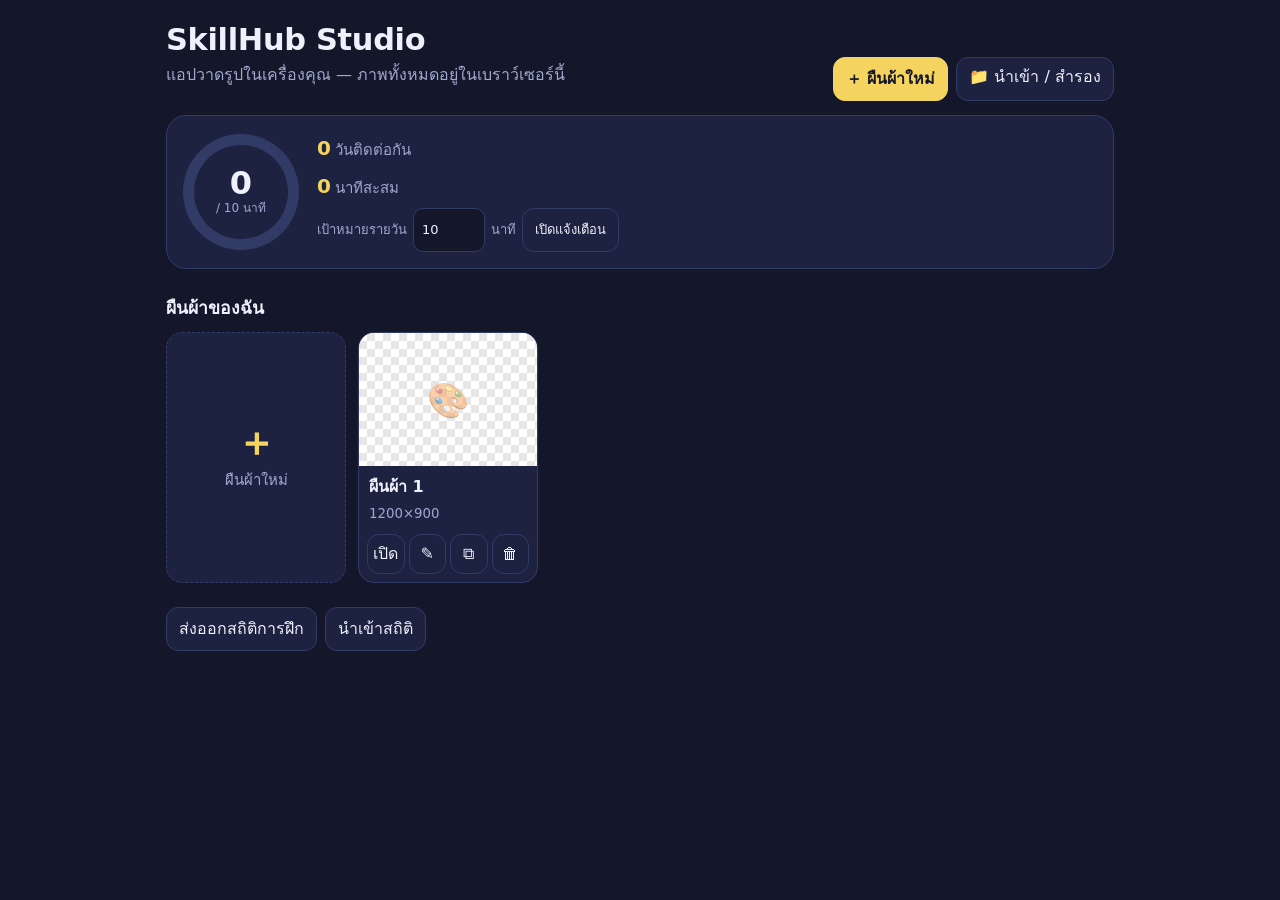
<file: draw.html>
<!DOCTYPE html><html lang="th"><head><meta charset="utf-8"><meta name="viewport" content="width=device-width,initial-scale=1,viewport-fit=cover"><title>SkillHub Studio – แอปวาดรูป</title><meta name="theme-color" content="#14172a"><style>:root{--bg:#14172a;--panel:#1d2240;--line:#323a66;--tx:#eef0fb;--mu:#a0a8cf;--ac:#f4d35e;--ac2:#ff8a73}
*{box-sizing:border-box}
body{margin:0;background:var(--bg);color:var(--tx);font:16px/1.6 Sarabun,"Noto Sans Thai","Leelawadee UI",Thonburi,system-ui,sans-serif;-webkit-tap-highlight-color:transparent}
h1{font-size:1.9rem;line-height:1.2;margin:.2em 0 .1em;letter-spacing:-.01em}h2{font-size:1.1rem;margin:1.4em 0 .4em}
.sub{color:var(--mu);margin:0 0 14px}
button,.b{min-height:44px;font:inherit;color:var(--tx);background:var(--panel);border:1px solid var(--line);border-radius:12px;padding:6px 12px;cursor:pointer;text-decoration:none;display:inline-block;transition:background .15s,border-color .15s}
button:hover,.b:hover{border-color:var(--mu)}
button.on{background:var(--ac);color:var(--bg);border-color:var(--ac);font-weight:600}
button:active,.b:active{transform:scale(.97)}
button:focus-visible,a:focus-visible,input:focus-visible,select:focus-visible{outline:2px solid var(--ac);outline-offset:2px}
.hd{display:flex;gap:12px;padding:12px 16px;border-bottom:1px solid var(--line);overflow-x:auto}
.hd a{color:var(--mu);text-decoration:none;white-space:nowrap}.hd a.on{color:var(--ac)}
.wrap{max-width:640px;margin:0 auto;padding:16px}
.li{display:flex;justify-content:space-between;gap:8px;padding:10px 14px;margin:6px 0;background:var(--panel);border:1px solid var(--line);border-radius:12px;color:var(--tx);text-decoration:none;min-height:52px;align-items:center;font:inherit;width:100%;text-align:left}
a.li:hover,button.li:hover{border-color:var(--mu)}
.li span:last-child{color:var(--mu);font-size:14px;white-space:nowrap}
.ban{background:var(--ac);color:var(--bg);border-radius:12px;padding:10px 12px;margin:10px 0}
.ban button{margin-left:6px}
.lw label{display:block;color:var(--tx)}
.md{position:fixed;inset:0;background:#000b;display:flex;align-items:center;justify-content:center;z-index:9;padding:12px}
.bx{background:var(--panel);border:1px solid var(--line);border-radius:18px;padding:18px;max-width:520px;width:100%;max-height:90vh;overflow:auto}
.bx h2{margin-top:0}.bx fieldset{border:1px solid var(--line);border-radius:12px;margin:10px 0}.bx label{display:block;padding:8px 0}
#toast{position:fixed;left:50%;bottom:96px;transform:translateX(-50%);background:var(--ac);color:var(--bg);font-weight:600;padding:8px 16px;border-radius:20px;opacity:0;pointer-events:none;transition:opacity .2s;z-index:10;max-width:90vw;text-align:center}
#toast.s{opacity:1}
@media(prefers-reduced-motion:reduce){#toast,button,.b{transition:none}}
body>header,.hd{display:none}
body.pg{padding-bottom:calc(84px + env(safe-area-inset-bottom))}
.tab{position:fixed;bottom:0;left:0;right:0;display:flex;gap:4px;background:var(--panel);border-top:1px solid var(--line);padding:6px 8px calc(6px + env(safe-area-inset-bottom));z-index:5}
.tab a{flex:1;text-align:center;padding:6px 0;color:var(--mu);text-decoration:none;font-size:12px;border-radius:12px}.tab a b{display:block;font-size:22px;line-height:1.2}.tab a.on{color:var(--bg);background:var(--ac);font-weight:600}
.bar{height:10px;background:var(--line);border-radius:6px;overflow:hidden;margin:10px 0}.bar i{display:block;height:100%;background:var(--ac)}
.cta{display:block;text-align:center;background:var(--ac);color:var(--bg);border-color:var(--ac);font-weight:700;padding:13px;margin:12px 0}
.cta.alt{background:var(--panel);color:var(--tx);border-color:var(--line);font-weight:600}
input[type=checkbox],input[type=radio]{width:22px;height:22px;vertical-align:middle;margin-right:8px;accent-color:var(--ac)}
input[type=number]{background:var(--bg);color:var(--tx);border:1px solid var(--line);border-radius:10px;padding:8px;font:inherit;min-height:44px}
.lw label,.bx label{padding:8px 0}
.hero{display:flex;gap:18px;align-items:center;background:var(--panel);border:1px solid var(--line);border-radius:20px;padding:16px;margin:8px 0 12px}
.ring{--p:0%;width:116px;height:116px;border-radius:50%;background:conic-gradient(var(--ac) var(--p),var(--line) 0);display:flex;flex-direction:column;align-items:center;justify-content:center;position:relative;flex:none}
.ring::before{content:"";position:absolute;inset:11px;border-radius:50%;background:var(--panel)}
.ring>*{position:relative}.ring b{font-size:2rem;line-height:1}.ring span{font-size:12px;color:var(--mu)}
.hs{display:grid;gap:6px;color:var(--mu);font-size:15px}.hs b{color:var(--ac);font-size:1.25rem;margin-right:4px}.hs p{margin:0;font-size:13px}
</style>
<style>
body.lt{--bg:#f3f4fa;--panel:#ffffff;--line:#c9cde3;--tx:#1a1d33;--mu:#555c80;--ac:#b8860b;--ac2:#d1543f}
.wrap{max-width:980px}
.top{display:flex;align-items:flex-end;justify-content:space-between;gap:12px;flex-wrap:wrap}
.top .acts{display:flex;gap:8px;flex-wrap:wrap}
.hero{margin:14px 0}.hero .goal{margin:0;font-size:13px;color:var(--mu);display:flex;gap:6px;align-items:center;flex-wrap:wrap}
.grid{display:grid;grid-template-columns:repeat(auto-fill,minmax(168px,1fr));gap:12px;margin:10px 0 24px}
.card{background:var(--panel);border:1px solid var(--line);border-radius:16px;overflow:hidden;display:flex;flex-direction:column}
.card .th{display:block;width:100%;aspect-ratio:4/3;background:#fff repeating-conic-gradient(#e6e6e6 0 25%,#fff 0 50%) 0 0/16px 16px;border:0;padding:0;border-radius:0;cursor:pointer;position:relative}
.card .th img{width:100%;height:100%;object-fit:contain;display:block}
.card .th.empty::after{content:"🎨";position:absolute;inset:0;display:flex;align-items:center;justify-content:center;font-size:34px;opacity:.5}
.card .meta{padding:8px 10px 2px;min-width:0}.card .meta b{display:block;white-space:nowrap;overflow:hidden;text-overflow:ellipsis}.card .meta small{color:var(--mu)}
.card .ac{display:flex;gap:4px;padding:6px 8px 8px}.card .ac button{flex:1;min-height:40px;padding:2px}
.card.new{align-items:center;justify-content:center;min-height:210px;border-style:dashed;cursor:pointer;color:var(--mu);font-size:15px;gap:6px}.card.new b{font-size:40px;color:var(--ac);line-height:1}
.empty-t{color:var(--mu);margin:6px 0}
.foot{display:flex;gap:8px;flex-wrap:wrap;margin:8px 0 28px}
select,input[type=text]{background:var(--bg);color:var(--tx);border:1px solid var(--line);border-radius:10px;padding:8px;font:inherit;min-height:44px;max-width:100%}
</style></head>
<body>
<main class="wrap">
 <div class="top"><div><h1>SkillHub Studio</h1><p class="sub">แอปวาดรูปในเครื่องคุณ — ภาพทั้งหมดอยู่ในเบราว์เซอร์นี้</p></div>
 <div class="acts"><button class="b on" id="newb">＋ ผืนผ้าใหม่</button><a class="b" href="draw-studio.html#files" onclick="if(parent!==window){event.preventDefault();try{sessionStorage.setItem('shfiles','1')}catch(e){}parent.location.hash='#sh-studio'}">📁 นำเข้า / สำรอง</a></div></div>
 <section class="hero" id="hero"></section>
 <h2>ผืนผ้าของฉัน</h2>
 <div class="grid" id="grid" role="list"></div>
 <div class="foot"><button id="ex">ส่งออกสถิติการฝึก</button><button id="im">นำเข้าสถิติ</button></div>
</main>
<script>/* app.js — ตัวช่วยกลางของ SkillHub Studio (ใช้ร่วมกันทั้งแกลเลอรีและสตูดิโอ)
   D = สถิติการฝึกวาด (เก็บคีย์ 'sh4' เหมือนเวอร์ชันก่อน เพื่อให้ข้อมูลเก่ายังอยู่) */
const $=id=>document.getElementById(id);
const T=()=>new Date().toLocaleDateString('sv');
let D;try{D=JSON.parse(localStorage.getItem('sh4'))}catch(e){}
D=D||{};D.min=D.min||{};D.goal=D.goal||10;D.exp=D.exp||Date.now();
const sv=()=>{try{localStorage.setItem('sh4',JSON.stringify(D))}catch(e){}};
const rl=()=>{try{const x=JSON.parse(localStorage.getItem('sh4'));if(x){D=x;D.min=D.min||{};D.goal=D.goal||10}}catch(e){}};
function streak(){let n=0,d=new Date();if(!D.min[T()])d.setDate(d.getDate()-1);while(D.min[d.toLocaleDateString('sv')]>0){n++;d.setDate(d.getDate()-1)}return n}
function toast(t){let e=$('toast');if(!e){e=document.createElement('div');e.id='toast';e.setAttribute('role','status');document.body.append(e)}e.textContent=t;e.className='s';clearTimeout(e.t);e.t=setTimeout(()=>e.className='',2200)}
function modal(h){const m=document.createElement('div');m.className='md';m.innerHTML='<div class="bx" role="dialog" aria-modal="true" tabindex="-1">'+h+'</div>';document.body.append(m);const k=e=>e.key==='Escape'&&m.close();m.close=()=>{m.remove();removeEventListener('keydown',k)};addEventListener('keydown',k);m.onclick=e=>{if(e.target==m)m.close()};m.querySelector('.bx').focus();return m}
// นับเวลาที่เปิดแอป (ทุก 5 วินาที) เฉพาะหน้าบนสุด
setInterval(()=>{if(!document.hidden){rl();D.min[T()]=(D.min[T()]||0)+5;if(window.PR)window.PR.tk+=5;sv()}},5e3);
if(window.Notification&&Notification.permission=='granted'&&new Date().getHours()>=18&&(D.min[T()]||0)<D.goal*60&&D.nt!=T()){D.nt=T();sv();try{new Notification('SkillHub Studio',{body:'วันนี้ยังไม่ถึงเป้าวาด '+D.goal+' นาที'})}catch(e){}}

</script>
<script>
const SZ=[['4:3 (1200×900)',1200,900],['จัตุรัส (1000×1000)',1000,1000],['แนวตั้ง 3:4 (900×1200)',900,1200],['A4 แนวตั้ง (990×1400)',990,1400],['16:9 (1280×720)',1280,720]];
const escH=s=>String(s).replace(/[&<>"']/g,c=>({'&':'&amp;','<':'&lt;','>':'&gt;','"':'&quot;',"'":'&#39;'}[c]));
if(localStorage.getItem('sh4th')==='lt')document.body.classList.add('lt');
const db=new Promise(r=>{const q=indexedDB.open('sh4',1);q.onupgradeneeded=()=>q.result.createObjectStore('k');q.onsuccess=()=>r(q.result);q.onerror=()=>r(null)});
const idb=(m,k,v)=>db.then(d=>d&&new Promise(r=>{const o=d.transaction('k',m=='get'?'readonly':'readwrite').objectStore('k'),q=m=='get'?o.get(k):o.put(v,k);q.onsuccess=()=>r(q.result);q.onerror=()=>r()}));
let DX=[];
const openDoc=id=>{try{localStorage.setItem('sh4cur',id)}catch(e){}if(parent!==window)parent.location.hash='#sh-studio';else location.href='draw-studio.html'};

function hero(){rl();const m=Math.floor((D.min[T()]||0)/60),tot=Object.values(D.min).reduce((a,b)=>a+b,0)/60|0;
$('hero').innerHTML='<div class="ring" style="--p:'+Math.min(100,m/D.goal*100)+'%" role="img" aria-label="วันนี้ '+m+' จาก '+D.goal+' นาที"><b>'+m+'</b><span>/ '+D.goal+' นาที</span></div><div class="hs"><div><b>'+streak()+'</b>วันติดต่อกัน</div><div><b>'+tot+'</b>นาทีสะสม</div><p class="goal">เป้าหมายรายวัน <input id="goal" type="number" min="1" max="240" value="'+D.goal+'" aria-label="เป้าหมายนาทีต่อวัน" style="width:72px"> นาที <button id="nt">เปิดแจ้งเตือน</button></p></div>';
$('goal').onchange=e=>{D.goal=Math.max(1,+e.target.value||10);sv();hero()};
$('nt').onclick=()=>window.Notification?Notification.requestPermission().then(p=>toast(p=='granted'?'จะเตือนหลัง 18:00 ถ้ายังไม่ถึงเป้า (ตอนเปิดแอป)':'ไม่ได้รับอนุญาต')):toast('เบราว์เซอร์ไม่รองรับ')}

function grid(){
 const list=DX.slice().sort((a,b)=>(b.t||0)-(a.t||0));
 $('grid').innerHTML='<button class="card new" id="newc" role="listitem"><b>＋</b>ผืนผ้าใหม่</button>'+list.map(d=>'<div class="card" role="listitem"><button class="th'+(d.th?'':' empty')+'" data-o="'+escH(d.id)+'" aria-label="เปิด '+escH(d.n)+'">'+(d.th?'<img src="'+d.th+'" alt="">':'')+'</button><div class="meta"><b>'+escH(d.n)+'</b><small>'+d.w+'×'+d.h+(d.bg=='t'?' · โปร่งใส':'')+(d.t?' · '+new Date(d.t).toLocaleDateString('th-TH',{day:'numeric',month:'short'}):'')+'</small></div><div class="ac"><button data-o="'+escH(d.id)+'">เปิด</button><button data-n="'+escH(d.id)+'" aria-label="เปลี่ยนชื่อ">✎</button><button data-c="'+escH(d.id)+'" aria-label="ทำสำเนา">⧉</button><button data-x="'+escH(d.id)+'" aria-label="ลบ">🗑</button></div></div>').join('');
 $('newc').onclick=newDialog;
 $('grid').querySelectorAll('[data-o]').forEach(b=>b.onclick=()=>openDoc(b.dataset.o));
 $('grid').querySelectorAll('[data-n]').forEach(b=>b.onclick=async()=>{const d=DX.find(x=>x.id==b.dataset.n),n=prompt('ชื่อผืนผ้า',d.n);if(n&&n.trim()){d.n=n.trim().slice(0,40);await idb('put','idx',DX);grid()}});
 $('grid').querySelectorAll('[data-c]').forEach(b=>b.onclick=async()=>{const d=DX.find(x=>x.id==b.dataset.c),rec=await idb('get','d:'+d.id);const id='d'+Date.now();DX.push({...d,id,n:(d.n+' สำเนา').slice(0,40),t:Date.now()});if(rec)await idb('put','d:'+id,rec);await idb('put','idx',DX);grid();toast('ทำสำเนาแล้ว')});
 $('grid').querySelectorAll('[data-x]').forEach(b=>b.onclick=async()=>{const id=b.dataset.x,d=DX.find(x=>x.id==id);if(!confirm('ลบ "'+d.n+'" ถาวร? (กู้คืนไม่ได้ ถ้าต้องการเก็บไว้ให้สำรองก่อน)'))return;
  DX=DX.filter(x=>x.id!=id);await idb('put','d:'+id,null);await idb('put','tl:'+id,null);
  const vi=(await idb('get','vi:'+id))||[];for(const v of vi)await idb('put','vd:'+id+':'+v.t,null);await idb('put','vi:'+id,null);
  await idb('put','idx',DX);grid()})}

function newDialog(){
 const m=modal('<h2>ผืนผ้าใหม่</h2><p><label>ชื่อ<br><input type="text" id="nn" maxlength="40" placeholder="ผืนผ้า '+(DX.length+1)+'" style="width:100%"></label></p><p><select id="gsz" aria-label="ขนาด">'+SZ.map((z,i)=>'<option value="'+i+'">'+z[0]+'</option>').join('')+'<option value="c">กำหนดเอง…</option></select> <span id="gcs" hidden><input id="gcw" type="number" min="64" max="4096" value="1200" aria-label="กว้าง" style="width:84px"> × <input id="gch" type="number" min="64" max="4096" value="900" aria-label="สูง" style="width:84px"></span></p><p><select id="gbg" aria-label="พื้นหลัง"><option value="w">พื้นขาว</option><option value="t">โปร่งใส</option></select></p><p><button class="b on" id="go">สร้างแล้วเริ่มวาด</button> <button class="b" id="cx">ยกเลิก</button></p>');
 $('gsz').onchange=()=>{$('gcs').hidden=$('gsz').value!='c'};$('cx').onclick=m.close;
 $('go').onclick=async()=>{let z=SZ[$('gsz').value];if($('gsz').value=='c'){const w=Math.round(+$('gcw').value),h=Math.round(+$('gch').value);if(!(w>=64&&h>=64&&w<=4096&&h<=4096))return toast('ขนาดต้องอยู่ระหว่าง 64–4096 px');if(w*h>16e6)return toast('ใหญ่เกินไป (รวมไม่เกิน 16 ล้านพิกเซล)');z=['',w,h]}
  const id='d'+Date.now();DX.push({id,n:($('nn').value.trim()||'ผืนผ้า '+(DX.length+1)).slice(0,40),w:z[1],h:z[2],bg:$('gbg').value,t:Date.now()});await idb('put','idx',DX);openDoc(id)}}

$('newb').onclick=newDialog;
$('ex').onclick=()=>{rl();D.exp=Date.now();sv();const a=document.createElement('a');a.href=URL.createObjectURL(new Blob([JSON.stringify(D)],{type:'application/json'}));a.download='skillhub-stats.json';a.click()};
$('im').onclick=()=>{const f=document.createElement('input');f.type='file';f.accept='.json';f.onchange=async()=>{try{const j=JSON.parse(await f.files[0].text());if(!j||typeof j!='object'||!j.min)throw 0;D=j;D.goal=D.goal||10;sv();hero();toast('นำเข้าแล้ว')}catch(e){toast('ไฟล์ไม่ถูกต้อง')}};f.click()};
async function load(){DX=(await idb('get','idx'))||[];if(!Array.isArray(DX))DX=[];hero();grid()}
load();addEventListener('pageshow',e=>{if(e.persisted)load()});
</script></body></html>
</file>
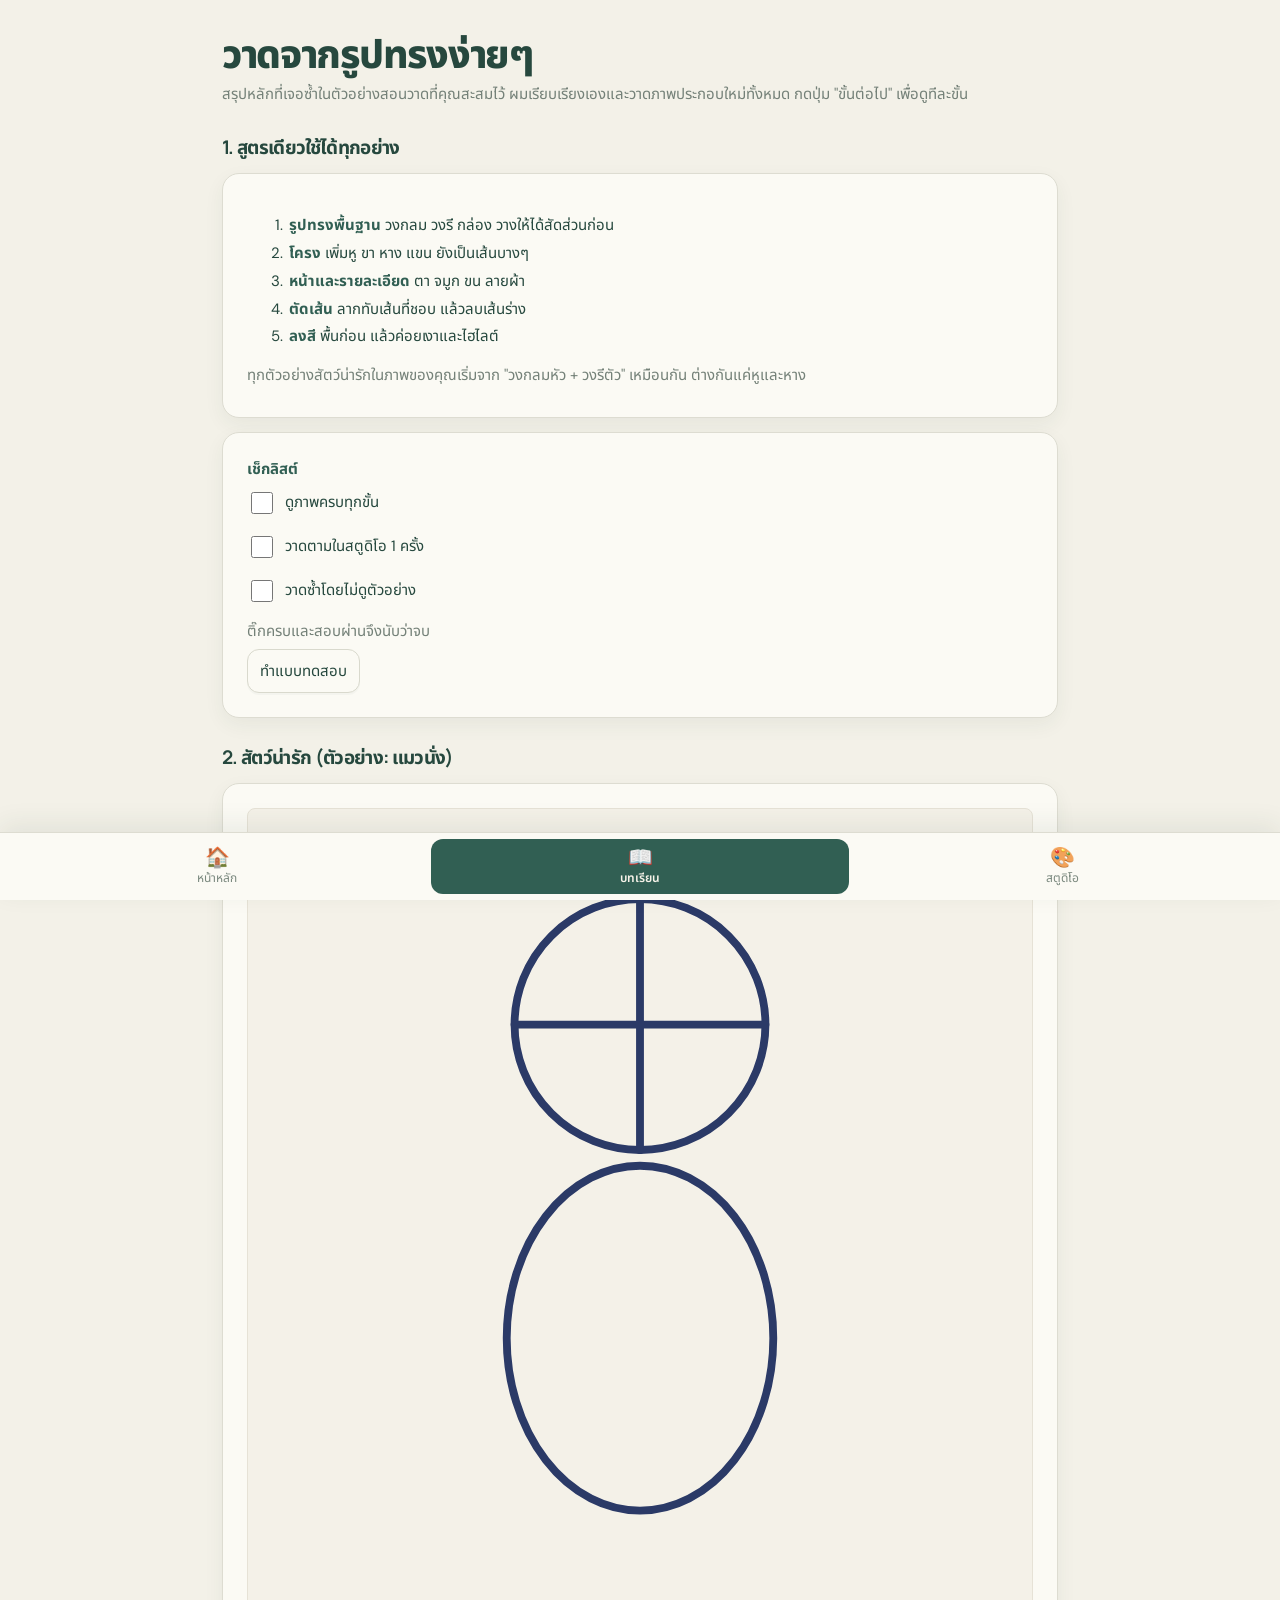
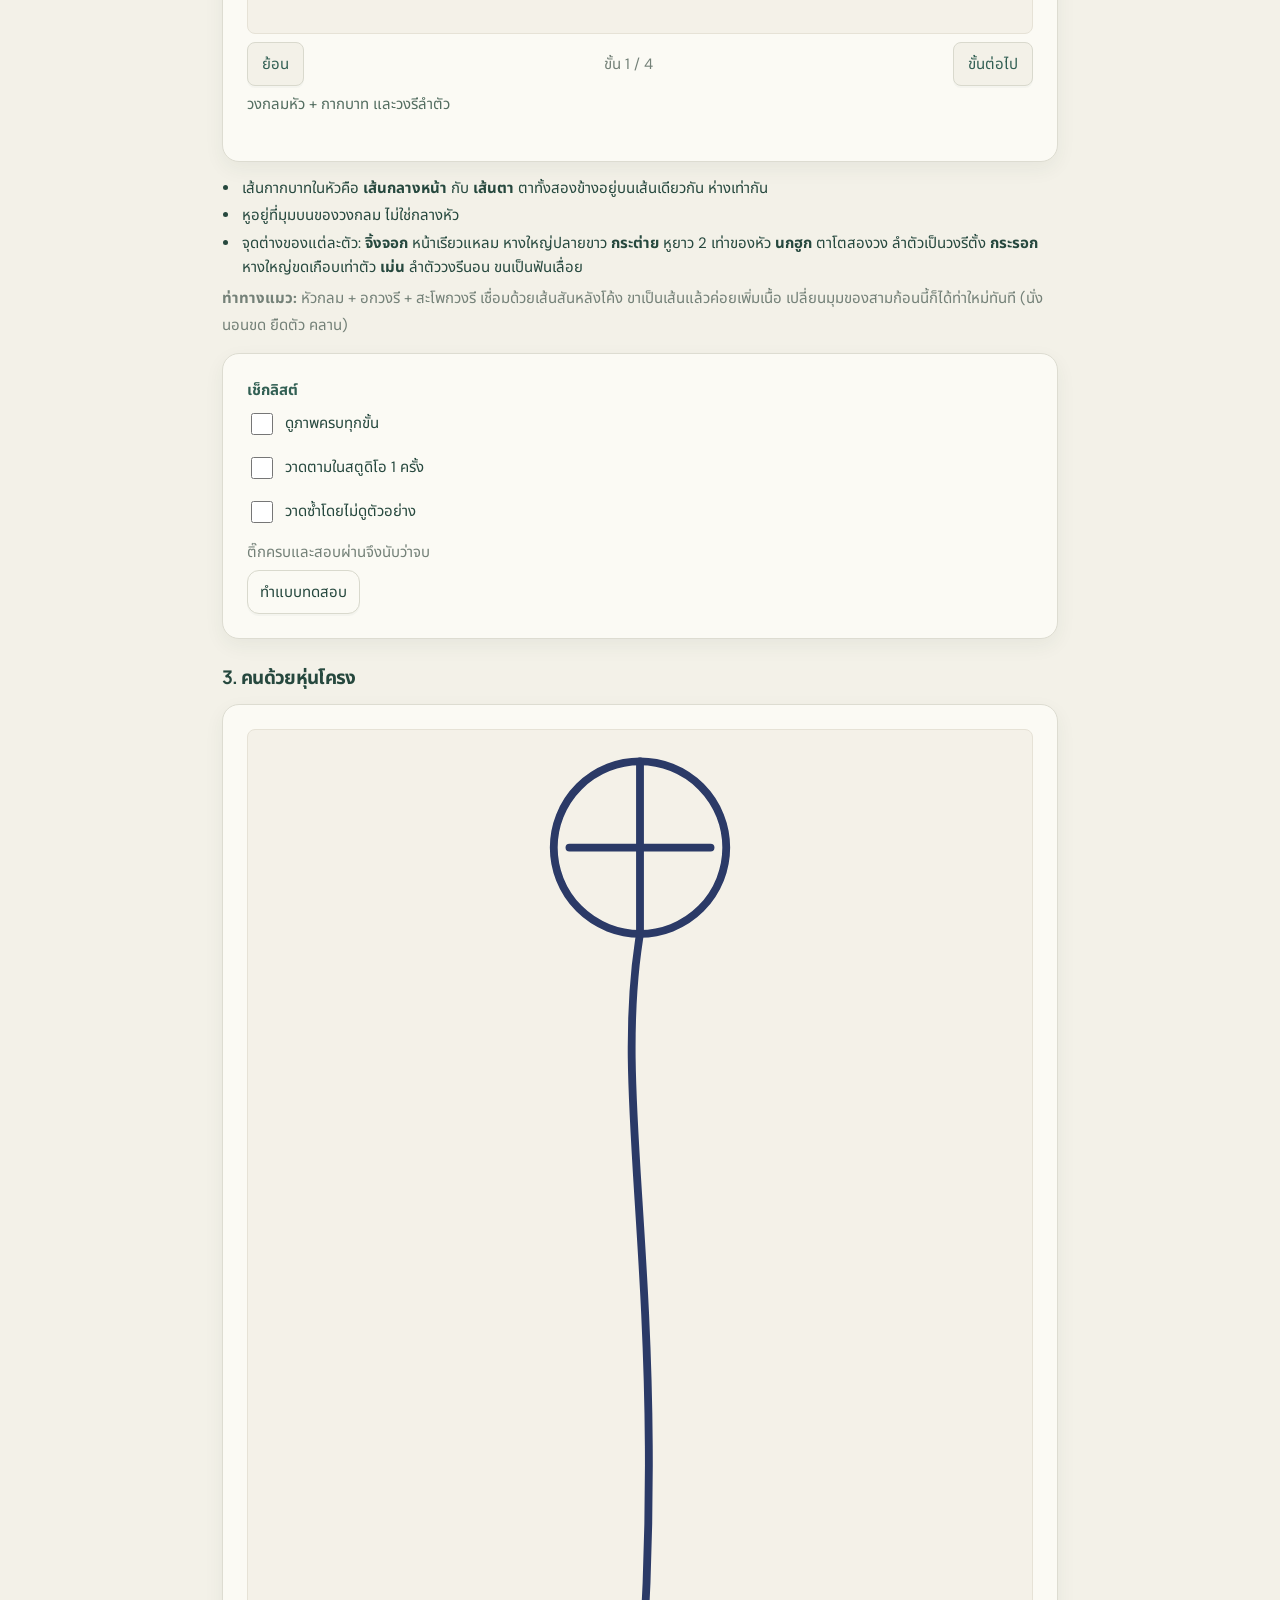
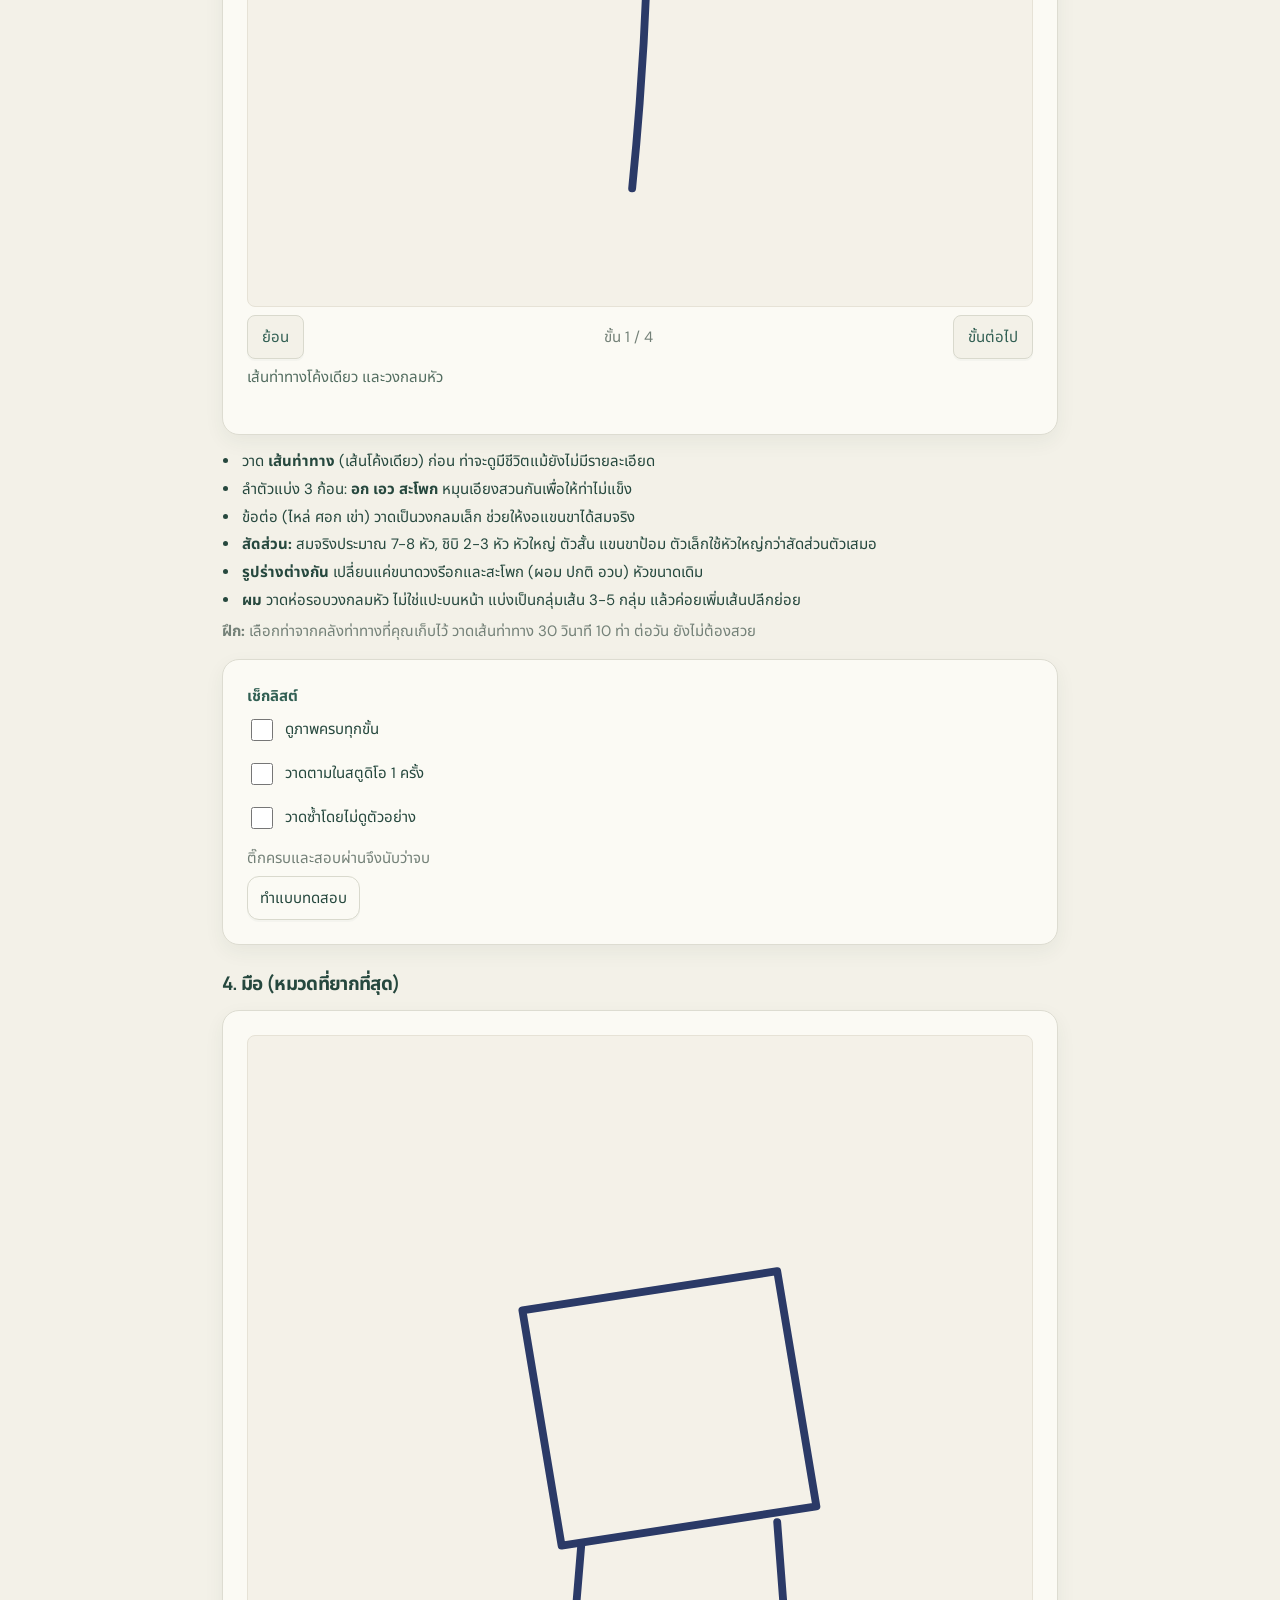
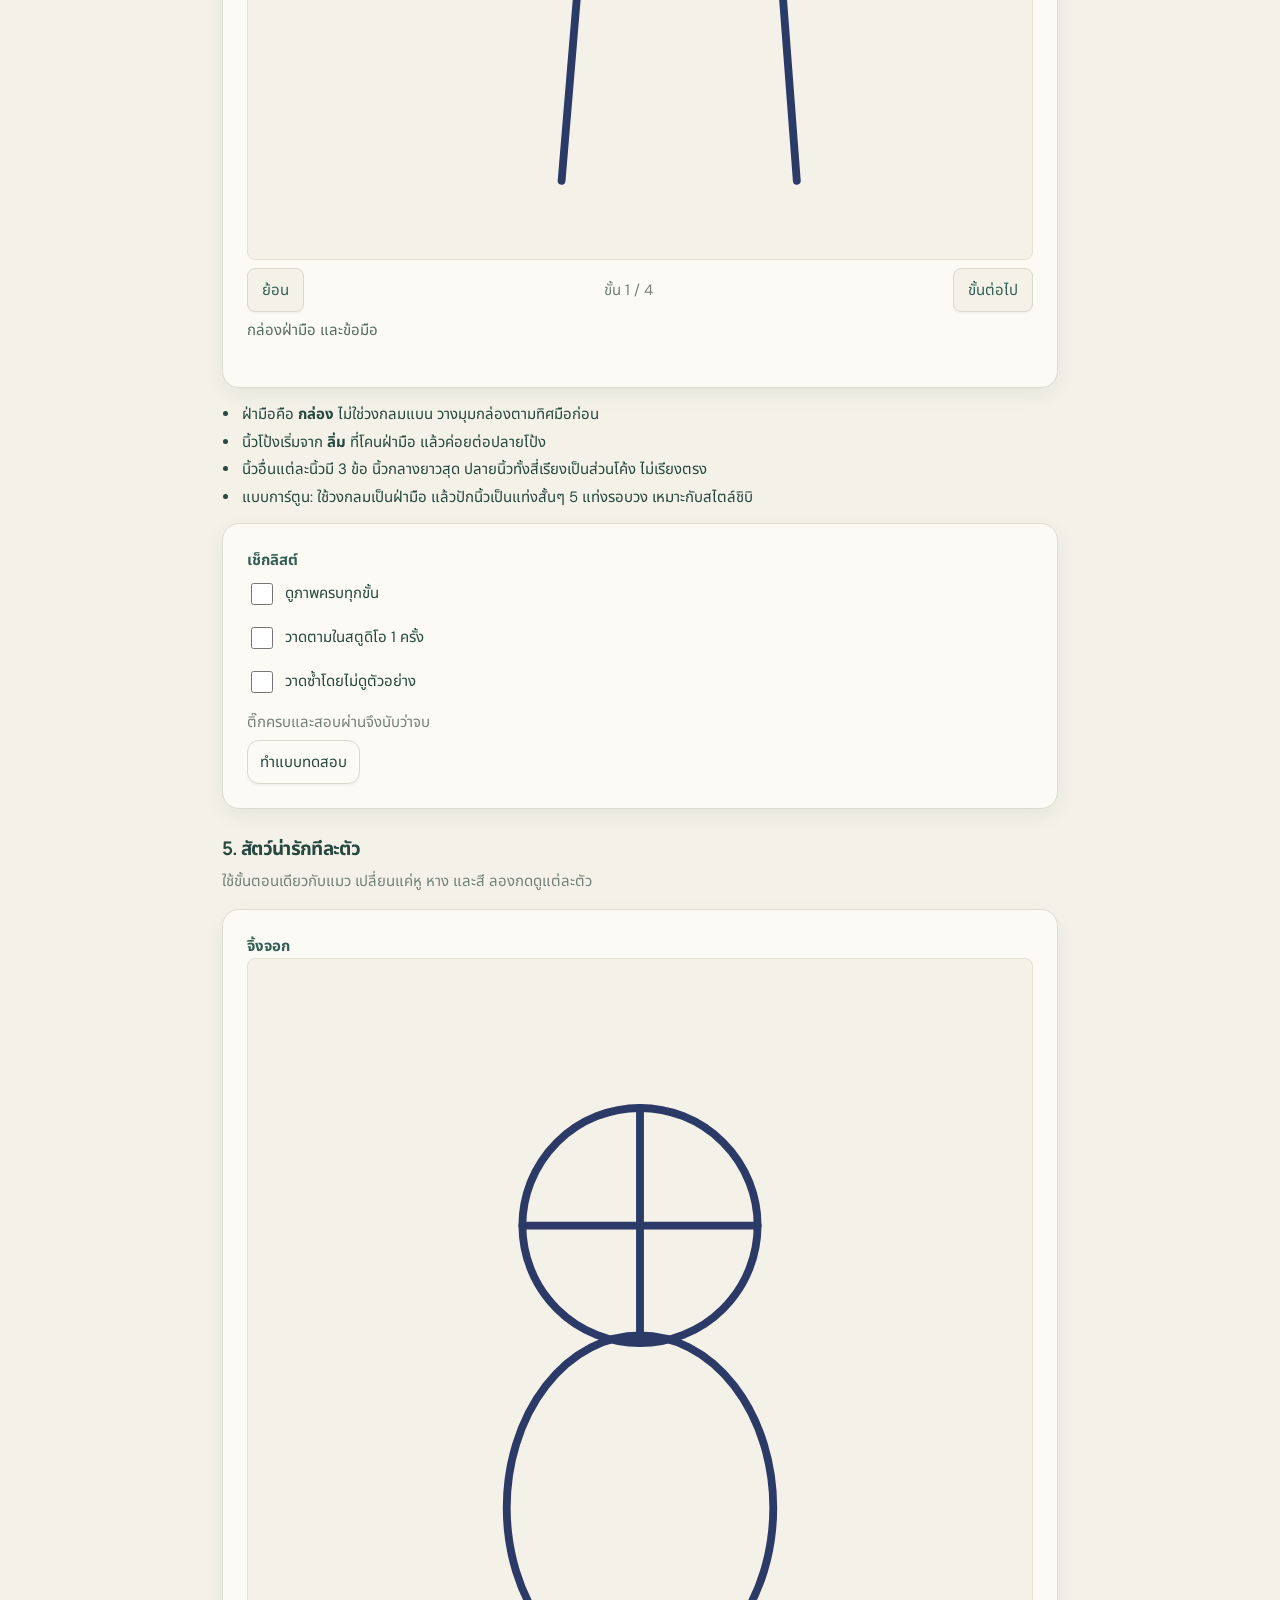
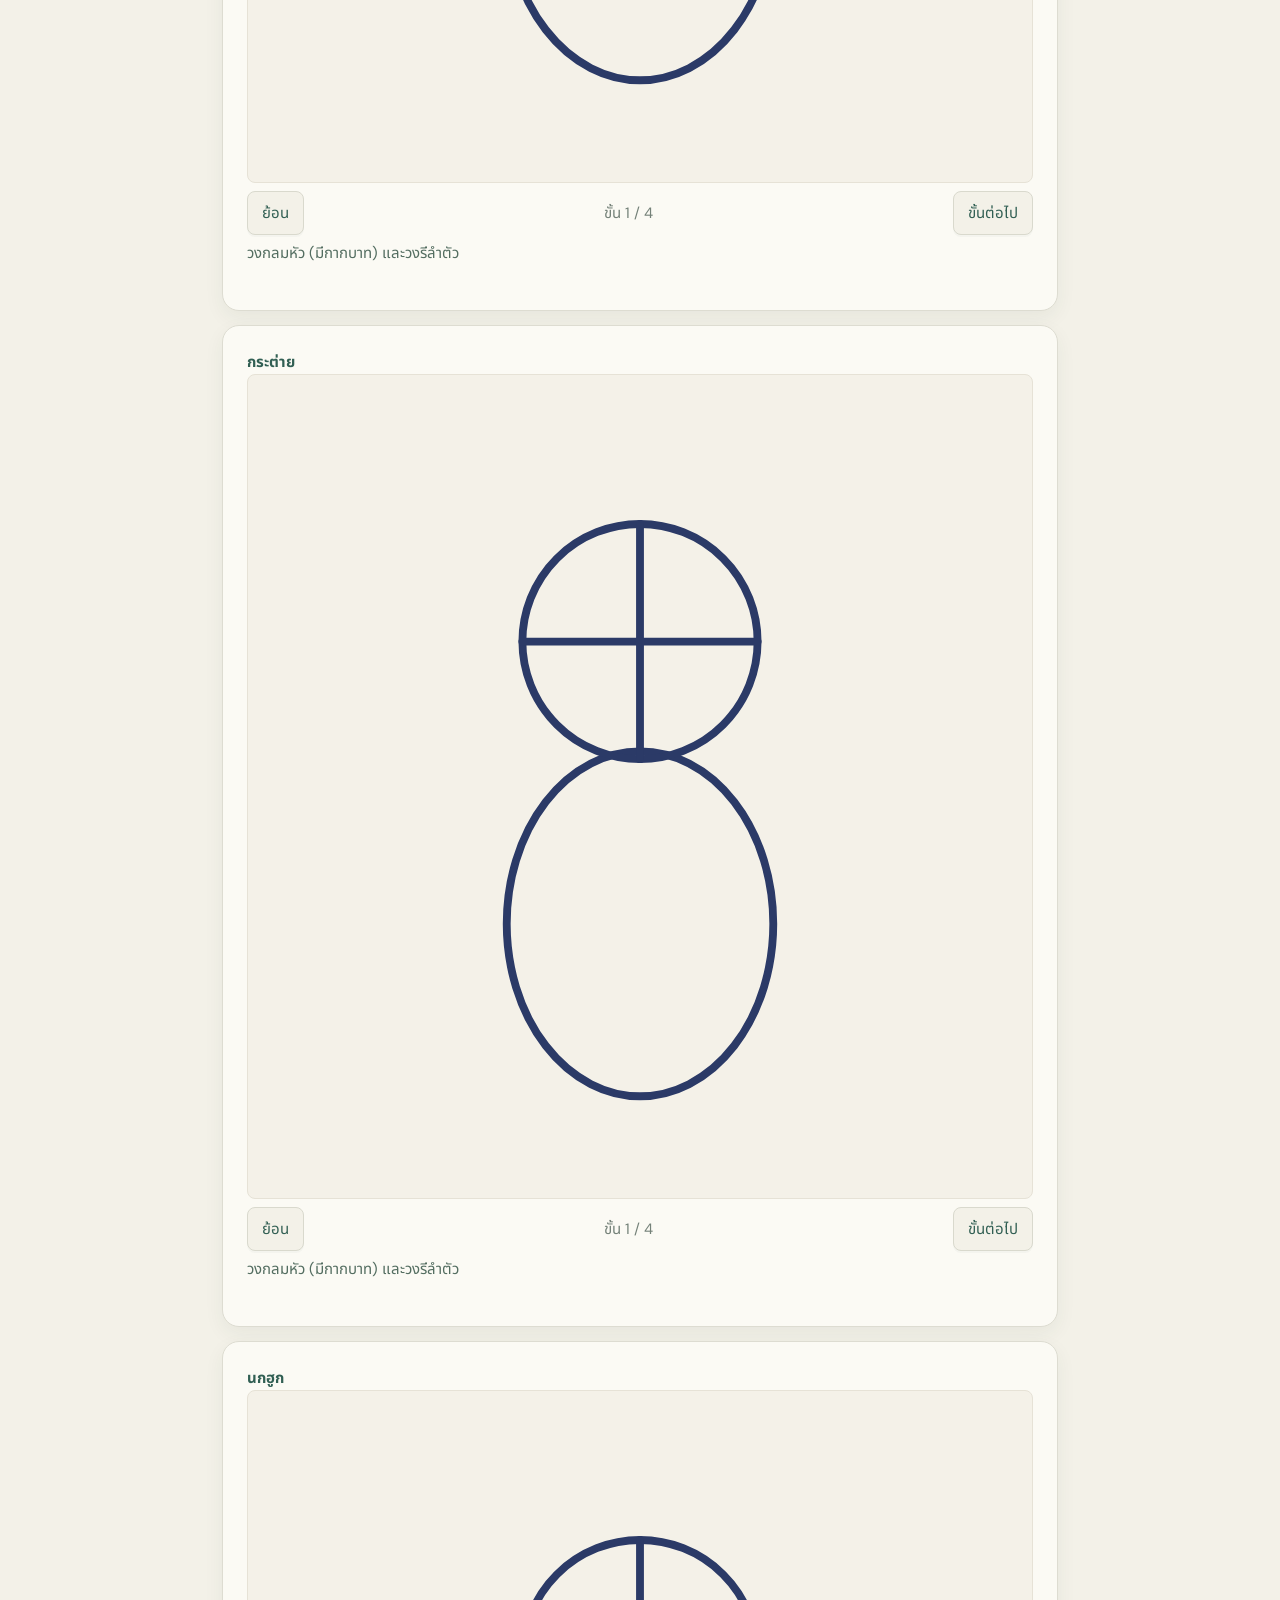
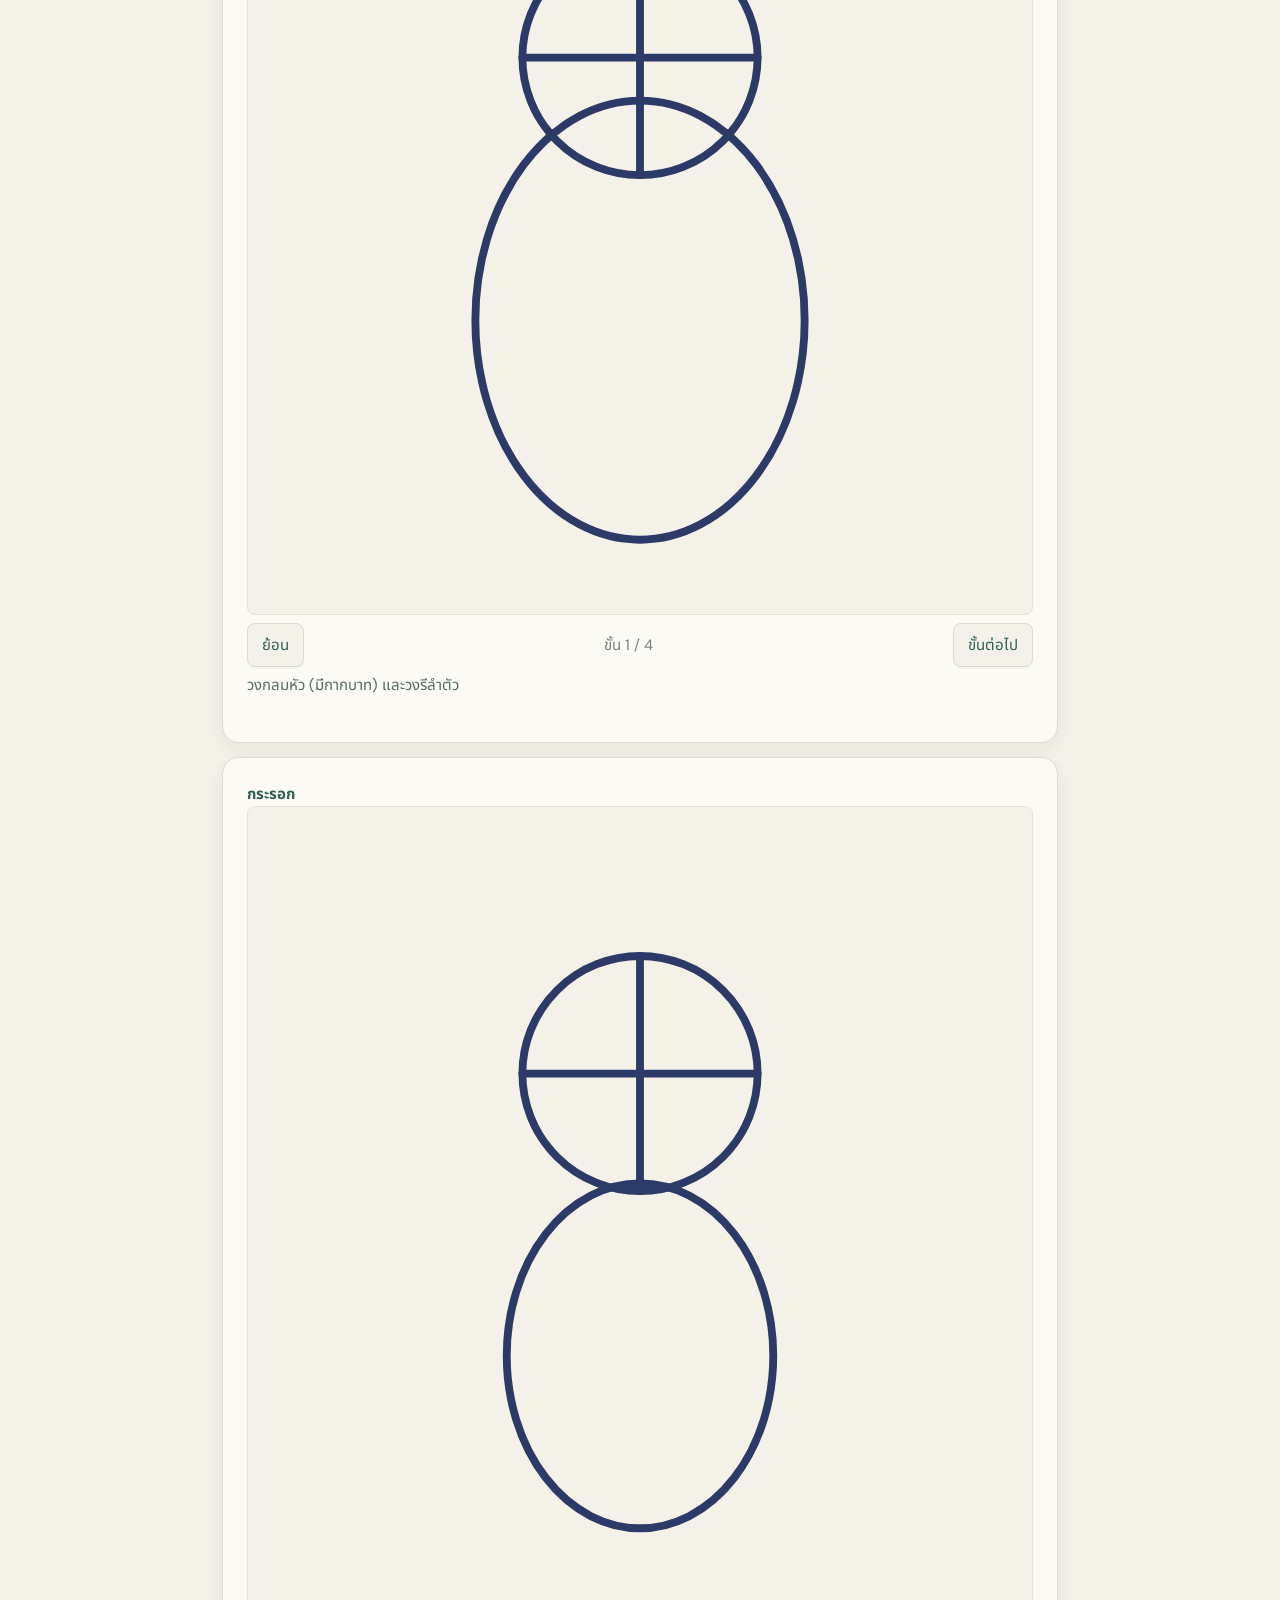
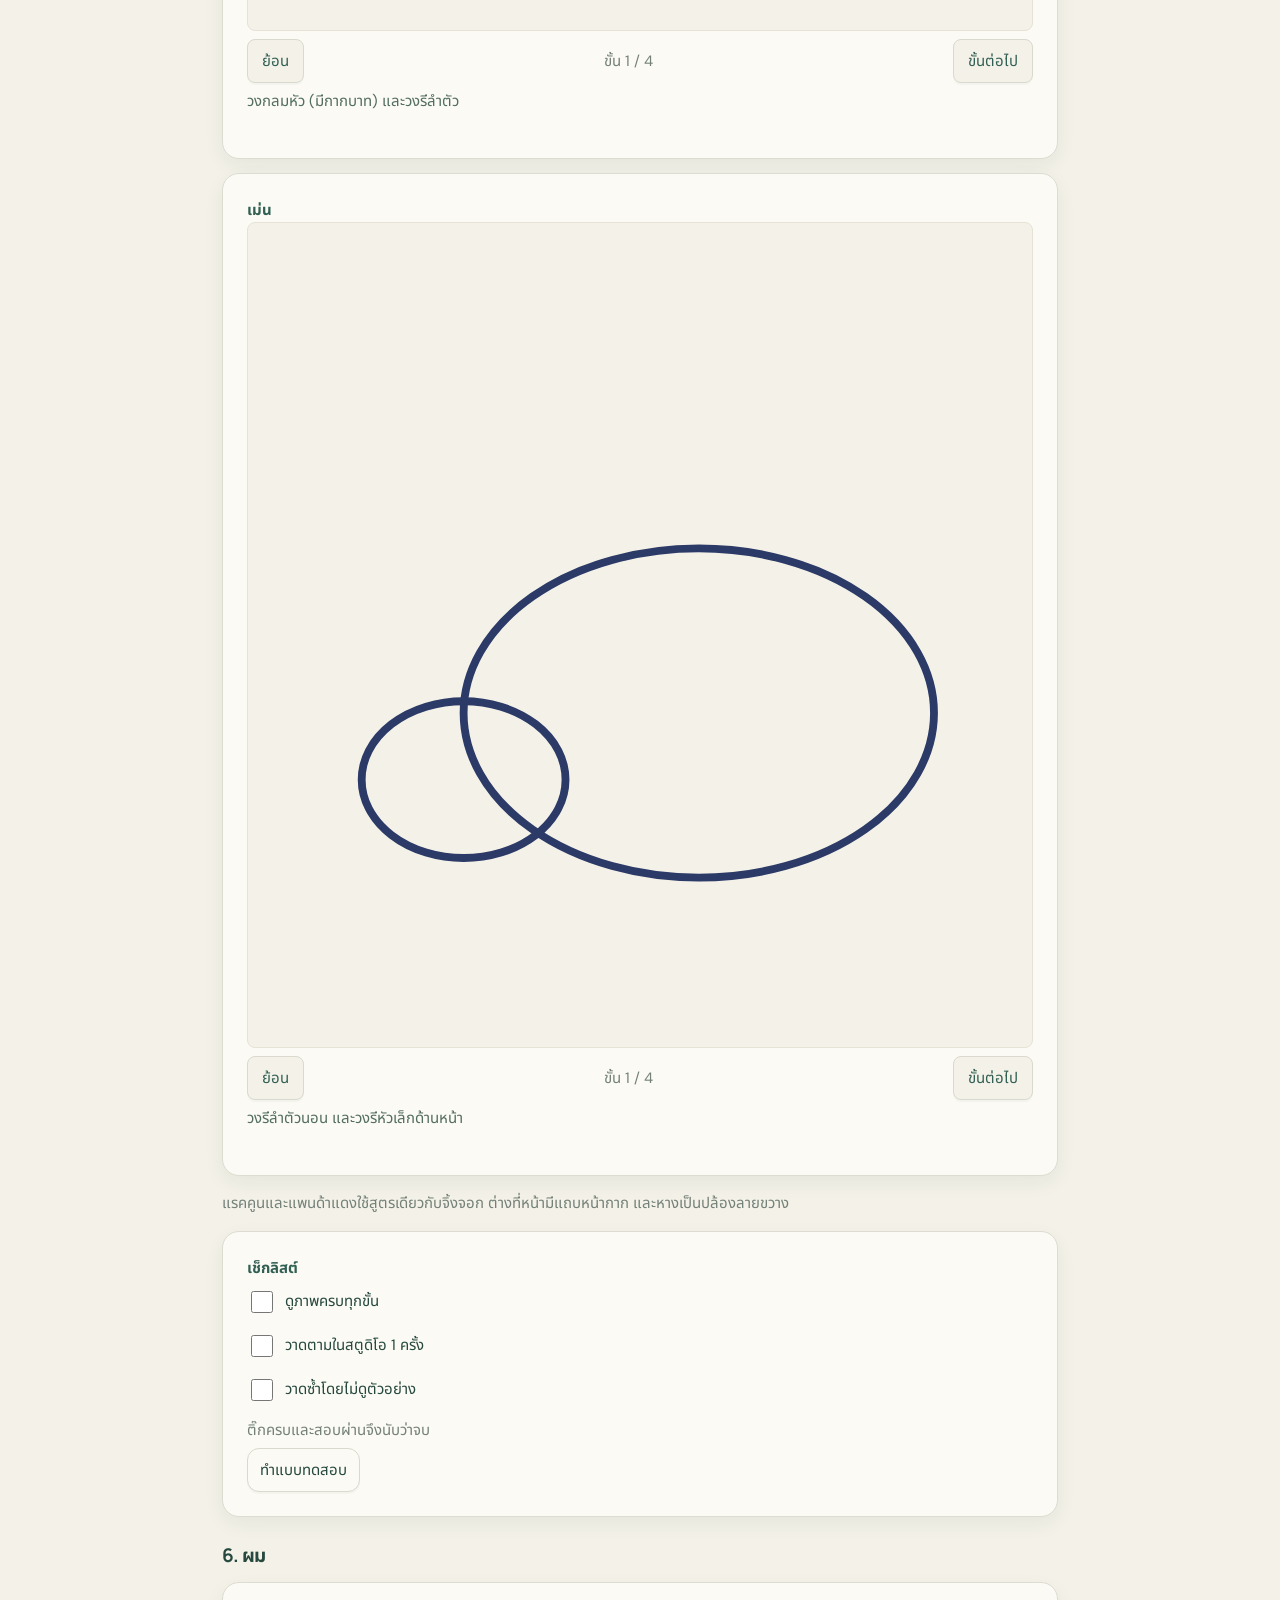
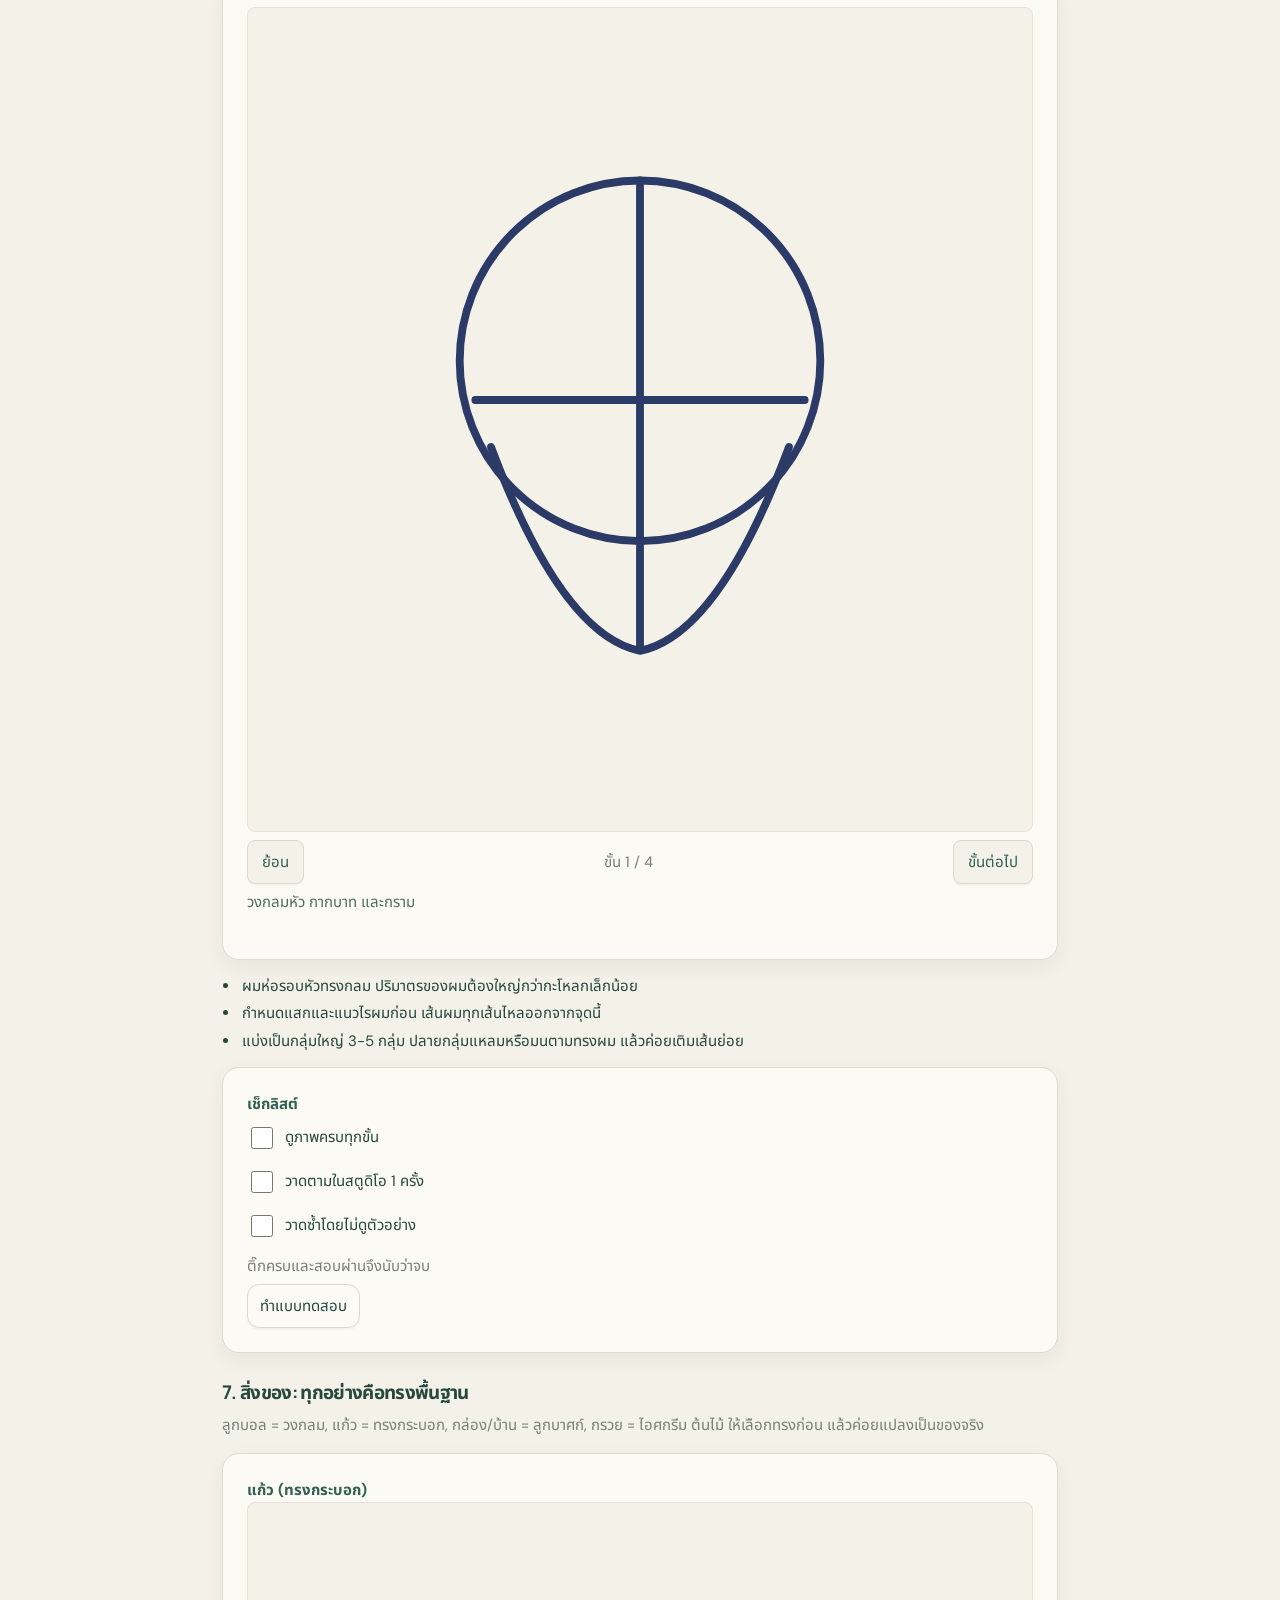
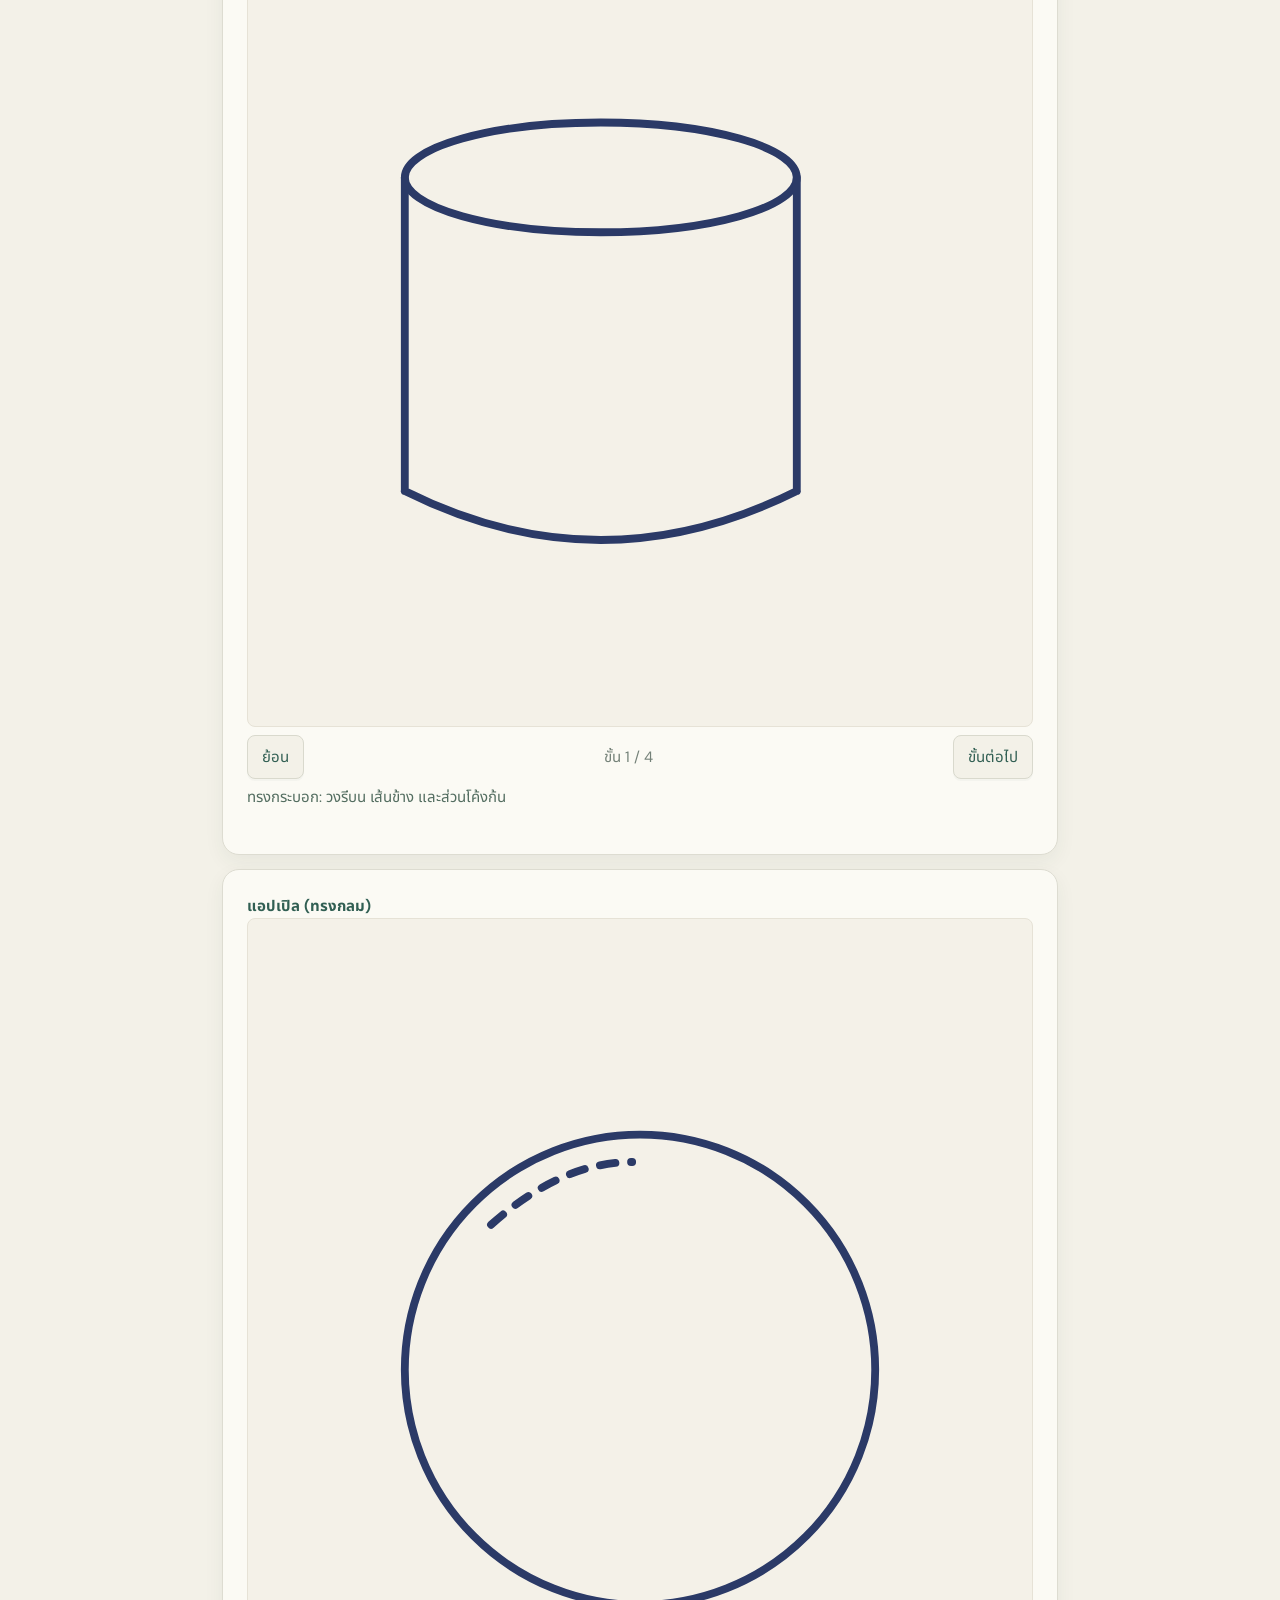
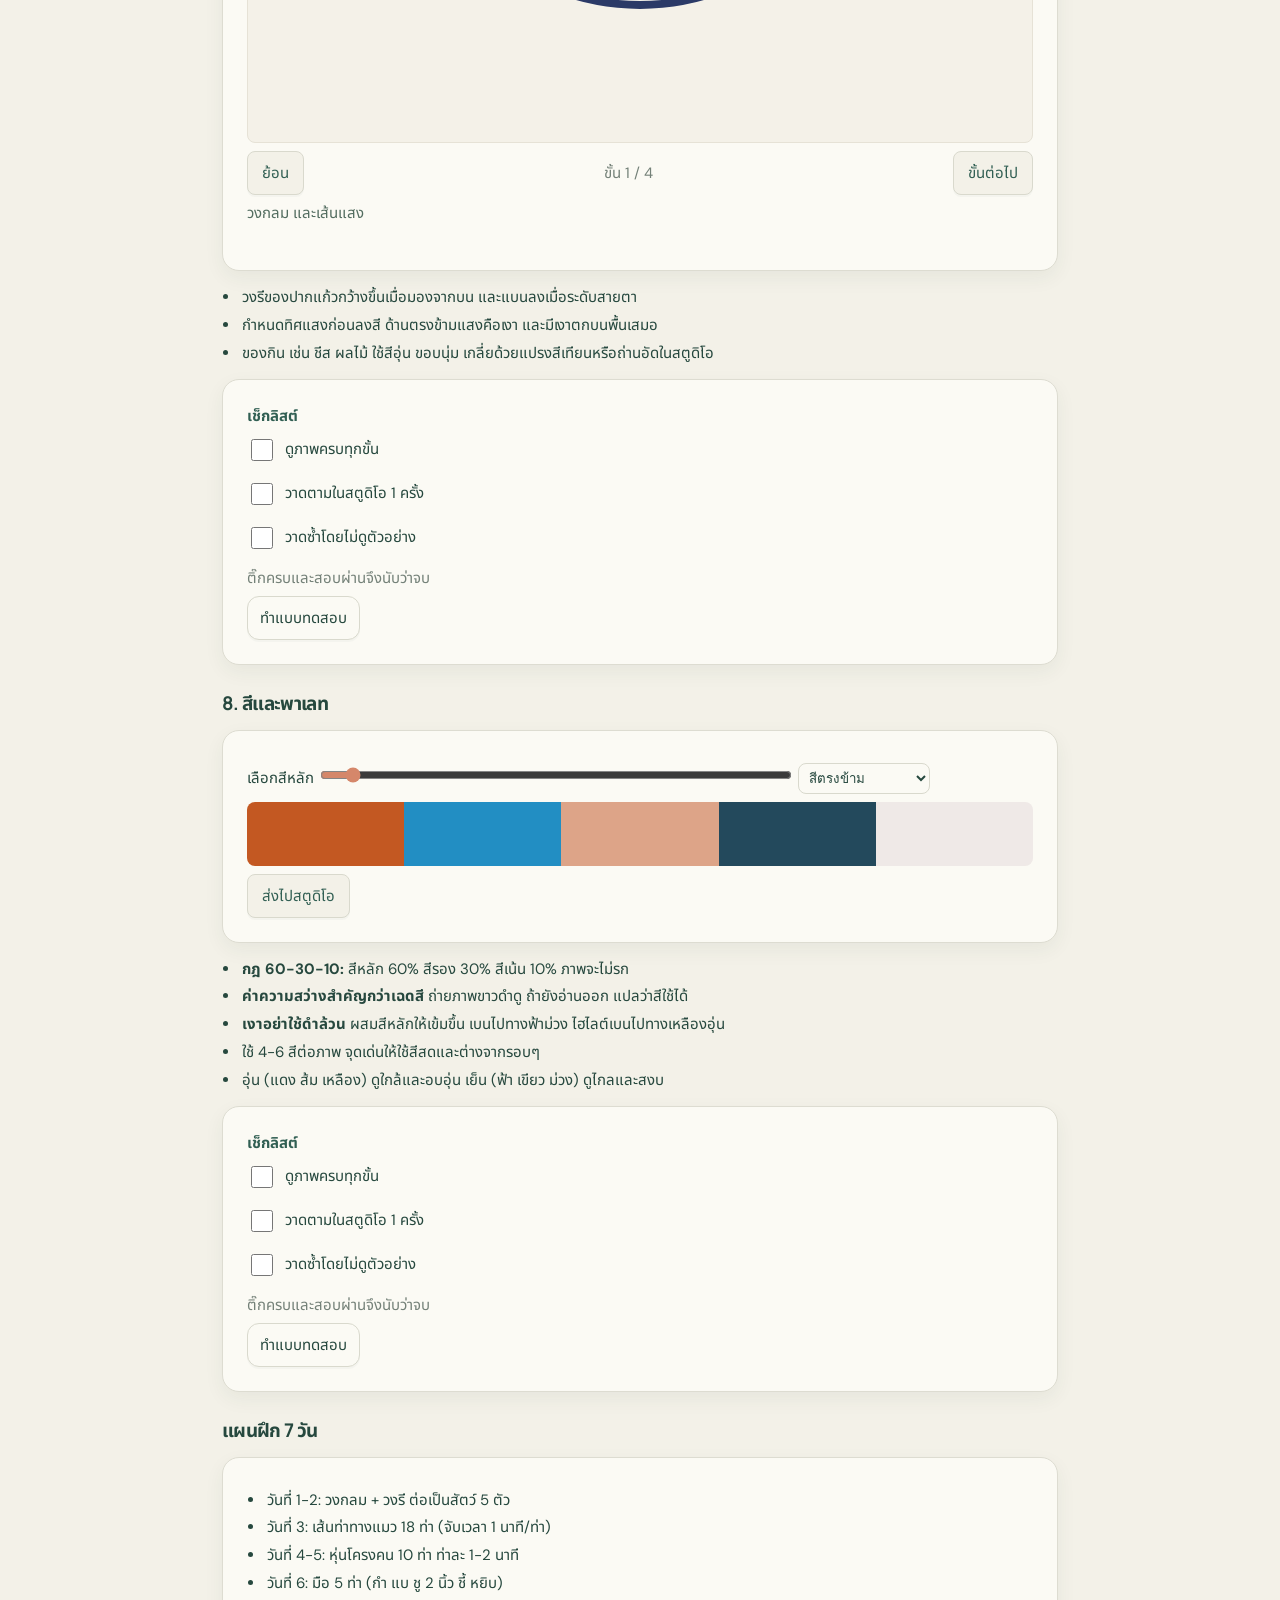
<file: lessons.html>
<!DOCTYPE html>
<html lang="th">
<head>
<meta charset="utf-8"><meta name="theme-color" content="#f3f1e8">
<meta name="viewport" content="width=device-width, initial-scale=1, viewport-fit=cover">
<title>บทเรียนวาดรูป – SkillHub</title>
<link rel="icon" href="icon.svg">
<style>
:root{--bg:#14172a;--panel:#1d2240;--line:#323a66;--tx:#eef0fb;--mu:#a0a8cf;--ac:#f4d35e}
*{box-sizing:border-box}
body{margin:0;background:var(--bg);color:var(--tx);font:16px/1.65 "Prompt",system-ui,sans-serif;padding:env(safe-area-inset-top) 0 env(safe-area-inset-bottom)}
header{display:flex;gap:14px;padding:12px 16px;border-bottom:1px solid var(--line);position:sticky;top:0;background:var(--bg);z-index:2;overflow-x:auto}
header a{color:var(--mu);text-decoration:none;white-space:nowrap}
header a.on{color:var(--ac)}
main{max-width:640px;margin:0 auto;padding:16px}
h1{font-size:1.5rem;margin:.4em 0}
h2{font-size:1.25rem;margin:1.8em 0 .3em;scroll-margin-top:60px}
p{margin:.4em 0;color:var(--mu)}
ul{padding-left:1.2em;margin:.4em 0}
li{margin:.25em 0}
.card{background:var(--panel);border:1px solid var(--line);border-radius:16px;padding:14px;margin:12px 0}
.card b{color:var(--ac)}
svg{width:100%;height:auto;background:#f6edd9;border-radius:8px;display:block}
.old{opacity:.35}
.ctl{display:flex;gap:8px;align-items:center;margin-top:8px}
.ctl button{background:var(--bg);color:var(--tx);border:1px solid var(--line);border-radius:8px;padding:8px 14px;font:inherit;cursor:pointer}
.ctl button:focus-visible{outline:2px solid var(--ac)}
.ctl span{color:var(--mu);flex:1;text-align:center}
.cap{min-height:3em;margin-top:6px;color:var(--tx)}
</style>
<link rel="manifest" href="manifest.webmanifest"><link rel="stylesheet" href="app.css"><link rel="stylesheet" href="theme.css"></head>
<body>
<header><a href="index.html">← SkillHub</a><a href="studio.html">สตูดิโอวาดรูป</a><a class="on" href="lessons.html">บทเรียน</a></header>
<main>
<h1>วาดจากรูปทรงง่ายๆ</h1>
<p>สรุปหลักที่เจอซ้ำในตัวอย่างสอนวาดที่คุณสะสมไว้ ผมเรียบเรียงเองและวาดภาพประกอบใหม่ทั้งหมด กดปุ่ม "ขั้นต่อไป" เพื่อดูทีละขั้น</p>

<h2>1. สูตรเดียวใช้ได้ทุกอย่าง</h2>
<div class="card"><ol>
<li><b>รูปทรงพื้นฐาน</b> วงกลม วงรี กล่อง วางให้ได้สัดส่วนก่อน</li>
<li><b>โครง</b> เพิ่มหู ขา หาง แขน ยังเป็นเส้นบางๆ</li>
<li><b>หน้าและรายละเอียด</b> ตา จมูก ขน ลายผ้า</li>
<li><b>ตัดเส้น</b> ลากทับเส้นที่ชอบ แล้วลบเส้นร่าง</li>
<li><b>ลงสี</b> พื้นก่อน แล้วค่อยเงาและไฮไลต์</li>
</ol><p>ทุกตัวอย่างสัตว์น่ารักในภาพของคุณเริ่มจาก "วงกลมหัว + วงรีตัว" เหมือนกัน ต่างกันแค่หูและหาง</p></div>

<h2>2. สัตว์น่ารัก (ตัวอย่าง: แมวนั่ง)</h2>
<div class="card" id="d-cat"></div>
<ul>
<li>เส้นกากบาทในหัวคือ <b>เส้นกลางหน้า</b> กับ <b>เส้นตา</b> ตาทั้งสองข้างอยู่บนเส้นเดียวกัน ห่างเท่ากัน</li>
<li>หูอยู่ที่มุมบนของวงกลม ไม่ใช่กลางหัว</li>
<li>จุดต่างของแต่ละตัว: <b>จิ้งจอก</b> หน้าเรียวแหลม หางใหญ่ปลายขาว <b>กระต่าย</b> หูยาว 2 เท่าของหัว <b>นกฮูก</b> ตาโตสองวง ลำตัวเป็นวงรีตั้ง <b>กระรอก</b> หางใหญ่ขดเกือบเท่าตัว <b>เม่น</b> ลำตัววงรีนอน ขนเป็นฟันเลื่อย</li>
</ul>
<p><b>ท่าทางแมว:</b> หัวกลม + อกวงรี + สะโพกวงรี เชื่อมด้วยเส้นสันหลังโค้ง ขาเป็นเส้นแล้วค่อยเพิ่มเนื้อ เปลี่ยนมุมของสามก้อนนี้ก็ได้ท่าใหม่ทันที (นั่ง นอนขด ยืดตัว คลาน)</p>

<h2>3. คนด้วยหุ่นโครง</h2>
<div class="card" id="d-fig"></div>
<ul>
<li>วาด <b>เส้นท่าทาง</b> (เส้นโค้งเดียว) ก่อน ท่าจะดูมีชีวิตแม้ยังไม่มีรายละเอียด</li>
<li>ลำตัวแบ่ง 3 ก้อน: <b>อก เอว สะโพก</b> หมุนเอียงสวนกันเพื่อให้ท่าไม่แข็ง</li>
<li>ข้อต่อ (ไหล่ ศอก เข่า) วาดเป็นวงกลมเล็ก ช่วยให้งอแขนขาได้สมจริง</li>
<li><b>สัดส่วน:</b> สมจริงประมาณ 7-8 หัว, ชิบิ 2-3 หัว หัวใหญ่ ตัวสั้น แขนขาป้อม ตัวเล็กใช้หัวใหญ่กว่าสัดส่วนตัวเสมอ</li>
<li><b>รูปร่างต่างกัน</b> เปลี่ยนแค่ขนาดวงรีอกและสะโพก (ผอม ปกติ อวบ) หัวขนาดเดิม</li>
<li><b>ผม</b> วาดห่อรอบวงกลมหัว ไม่ใช่แปะบนหน้า แบ่งเป็นกลุ่มเส้น 3-5 กลุ่ม แล้วค่อยเพิ่มเส้นปลีกย่อย</li>
</ul>
<p><b>ฝึก:</b> เลือกท่าจากคลังท่าทางที่คุณเก็บไว้ วาดเส้นท่าทาง 30 วินาที 10 ท่า ต่อวัน ยังไม่ต้องสวย</p>

<h2>4. มือ (หมวดที่ยากที่สุด)</h2>
<div class="card" id="d-hand"></div>
<ul>
<li>ฝ่ามือคือ <b>กล่อง</b> ไม่ใช่วงกลมแบน วางมุมกล่องตามทิศมือก่อน</li>
<li>นิ้วโป้งเริ่มจาก <b>ลิ่ม</b> ที่โคนฝ่ามือ แล้วค่อยต่อปลายโป้ง</li>
<li>นิ้วอื่นแต่ละนิ้วมี 3 ข้อ นิ้วกลางยาวสุด ปลายนิ้วทั้งสี่เรียงเป็นส่วนโค้ง ไม่เรียงตรง</li>
<li>แบบการ์ตูน: ใช้วงกลมเป็นฝ่ามือ แล้วปักนิ้วเป็นแท่งสั้นๆ 5 แท่งรอบวง เหมาะกับสไตล์ชิบิ</li>
</ul>


<h2>5. สัตว์น่ารักทีละตัว</h2>
<p>ใช้ขั้นตอนเดียวกับแมว เปลี่ยนแค่หู หาง และสี ลองกดดูแต่ละตัว</p>
<div class="card"><b>จิ้งจอก</b><div id="d-fox"></div></div>
<div class="card"><b>กระต่าย</b><div id="d-bunny"></div></div>
<div class="card"><b>นกฮูก</b><div id="d-owl"></div></div>
<div class="card"><b>กระรอก</b><div id="d-squirrel"></div></div>
<div class="card"><b>เม่น</b><div id="d-hedge"></div></div>
<p>แรคคูนและแพนด้าแดงใช้สูตรเดียวกับจิ้งจอก ต่างที่หน้ามีแถบหน้ากาก และหางเป็นปล้องลายขวาง</p>

<h2>6. ผม</h2>
<div class="card" id="d-hair"></div>
<ul><li>ผมห่อรอบหัวทรงกลม ปริมาตรของผมต้องใหญ่กว่ากะโหลกเล็กน้อย</li><li>กำหนดแสกและแนวไรผมก่อน เส้นผมทุกเส้นไหลออกจากจุดนี้</li><li>แบ่งเป็นกลุ่มใหญ่ 3-5 กลุ่ม ปลายกลุ่มแหลมหรือมนตามทรงผม แล้วค่อยเติมเส้นย่อย</li></ul>

<h2>7. สิ่งของ: ทุกอย่างคือทรงพื้นฐาน</h2>
<p>ลูกบอล = วงกลม, แก้ว = ทรงกระบอก, กล่อง/บ้าน = ลูกบาศก์, กรวย = ไอศกรีม ต้นไม้ ให้เลือกทรงก่อน แล้วค่อยแปลงเป็นของจริง</p>
<div class="card"><b>แก้ว (ทรงกระบอก)</b><div id="d-mug"></div></div>
<div class="card"><b>แอปเปิล (ทรงกลม)</b><div id="d-apple"></div></div>
<ul><li>วงรีของปากแก้วกว้างขึ้นเมื่อมองจากบน และแบนลงเมื่อระดับสายตา</li><li>กำหนดทิศแสงก่อนลงสี ด้านตรงข้ามแสงคือเงา และมีเงาตกบนพื้นเสมอ</li><li>ของกิน เช่น ชีส ผลไม้ ใช้สีอุ่น ขอบนุ่ม เกลี่ยด้วยแปรงสีเทียนหรือถ่านอัดในสตูดิโอ</li></ul>

<h2>8. สีและพาเลท</h2>
<div class="card">
<label>เลือกสีหลัก <input type="range" id="hue" min="0" max="359" value="20" style="width:60%"></label>
<select id="scheme" style="margin:8px 0;padding:6px;background:#1d1b20;color:#ece8f0;border:1px solid #3d3945;border-radius:8px"><option value="comp">สีตรงข้าม</option><option value="ana">สีข้างเคียง</option><option value="tri">สามเส้า</option><option value="split">ตรงข้ามแบบแยก</option><option value="mono">โทนเดียว</option></select>
<div id="sws" style="display:flex;height:64px;border-radius:8px;overflow:hidden"></div>
<div class="ctl"><button id="sv">ส่งไปสตูดิโอ</button><span id="svm"></span></div>
</div>
<ul>
<li><b>กฎ 60-30-10:</b> สีหลัก 60% สีรอง 30% สีเน้น 10% ภาพจะไม่รก</li>
<li><b>ค่าความสว่างสำคัญกว่าเฉดสี</b> ถ่ายภาพขาวดำดู ถ้ายังอ่านออก แปลว่าสีใช้ได้</li>
<li><b>เงาอย่าใช้ดำล้วน</b> ผสมสีหลักให้เข้มขึ้น เบนไปทางฟ้าม่วง ไฮไลต์เบนไปทางเหลืองอุ่น</li>
<li>ใช้ 4-6 สีต่อภาพ จุดเด่นให้ใช้สีสดและต่างจากรอบๆ</li>
<li>อุ่น (แดง ส้ม เหลือง) ดูใกล้และอบอุ่น เย็น (ฟ้า เขียว ม่วง) ดูไกลและสงบ</li>
</ul>

<h2>แผนฝึก 7 วัน</h2>
<div class="card"><ul>
<li>วันที่ 1-2: วงกลม + วงรี ต่อเป็นสัตว์ 5 ตัว</li>
<li>วันที่ 3: เส้นท่าทางแมว 18 ท่า (จับเวลา 1 นาที/ท่า)</li>
<li>วันที่ 4-5: หุ่นโครงคน 10 ท่า ท่าละ 1-2 นาที</li>
<li>วันที่ 6: มือ 5 ท่า (กำ แบ ชู 2 นิ้ว ชี้ หยิบ)</li>
<li>วันที่ 7: เลือกงานที่ชอบที่สุด ตัดเส้นและลงสี ด้วยชุดสีจากหน้าสตูดิโอ</li>
</ul></div>
</main>
<script>
const NS='http://www.w3.org/2000/svg';
const S='fill="none" stroke="#2b3a67" stroke-width="2" stroke-linecap="round" stroke-linejoin="round"';
const DD={
cat:{vb:'0 0 200 210',steps:[
 ['วงกลมหัว + กากบาท และวงรีลำตัว',`<g ${S}><circle cx="100" cy="55" r="32"/><path d="M100 23V87M68 55H132"/><ellipse cx="100" cy="135" rx="34" ry="44"/></g>`],
 ['เพิ่มหูที่มุมบน ขาหน้า เท้า และหาง',`<g ${S}><path d="M76 34L72 10L94 26M124 34L128 10L106 26"/><path d="M90 150V190M110 150V190"/><ellipse cx="86" cy="192" rx="9" ry="5"/><ellipse cx="114" cy="192" rx="9" ry="5"/><path d="M134 160C170 160 175 125 160 118"/></g>`],
 ['ใส่ตา จมูก ปาก หนวด ตามเส้นกากบาท',`<g ${S}><circle cx="86" cy="55" r="4"/><circle cx="114" cy="55" r="4"/><path d="M96 65L104 65L100 70ZM100 70V75M94 78Q100 82 106 78"/><path d="M60 62L78 64M60 70L78 68M140 62L122 64M140 70L122 68"/></g>`],
 ['ลงสีพื้นและเงาใต้ตัว',`<g stroke="none"><ellipse cx="100" cy="198" rx="50" ry="7" fill="#2b3a6733"/><circle cx="100" cy="55" r="31" fill="#f2b36b88"/><ellipse cx="100" cy="135" rx="33" ry="43" fill="#f2b36b88"/><path d="M100 70q-6 10 0 20q6-10 0-20" fill="#fff8"/></g>`]]},
fig:{vb:'0 0 200 300',steps:[
 ['เส้นท่าทางโค้งเดียว และวงกลมหัว',`<g ${S}><path d="M100 52C92 100 110 150 98 270"/><circle cx="100" cy="30" r="22"/><path d="M100 8V52M82 30H118"/></g>`],
 ['ก้อนอก และก้อนสะโพก เอียงสวนกัน',`<g ${S}><ellipse cx="97" cy="88" rx="26" ry="30" transform="rotate(-6 97 88)"/><ellipse cx="103" cy="140" rx="24" ry="18" transform="rotate(8 103 140)"/></g>`],
 ['แขนขาเป็นเส้น พร้อมวงกลมข้อต่อ',`<g ${S}><path d="M73 72L50 112L45 150M121 72L146 110L158 140M92 156L88 215L84 268M114 156L118 215L124 268"/><circle cx="73" cy="72" r="5"/><circle cx="121" cy="72" r="5"/><circle cx="50" cy="112" r="4"/><circle cx="146" cy="110" r="4"/><circle cx="88" cy="215" r="5"/><circle cx="118" cy="215" r="5"/></g>`],
 ['เติมเนื้อ: ทำให้แขนขาหนาขึ้นตามกล้ามเนื้อ',`<g ${S} stroke-width="3"><path d="M66 66Q50 100 38 118Q40 140 42 152M124 66Q146 98 156 112Q164 130 162 142M84 158Q76 200 78 222Q80 250 80 270M122 158Q130 200 126 222Q124 250 128 270"/></g>`]]},
hand:{vb:'0 0 200 210',steps:[
 ['กล่องฝ่ามือ และข้อมือ',`<g ${S}><path d="M70 70L135 60L145 120L80 130Z"/><path d="M85 130L80 190M135 124L140 190"/></g>`],
 ['ลิ่มโคนนิ้วโป้ง แล้วต่อปลายโป้ง',`<g ${S}><path d="M70 70L48 90L58 118L80 130"/><path d="M48 90L30 70Q28 60 38 58"/></g>`],
 ['นิ้ว 4 นิ้วเป็นแท่ง 3 ข้อ ปลายเรียงโค้ง',`<g ${S}><path d="M75 68L70 30L80 28L88 66M92 66L90 18L102 16L108 64M112 63L116 20L128 22L128 62M133 62L146 34L156 40L145 76"/><path d="M71 48H81M90 40H103M117 42H127M140 52H150"/></g>`],
 ['ตัดเส้นรวมเป็นมือ และใส่ร่องฝ่ามือ',`<g ${S} stroke-width="3"><path d="M48 90L30 70Q28 60 38 58L70 70L70 30L80 28L88 66L90 18L102 16L108 64L116 20L128 22L128 62L146 34L156 40L145 76L145 120L140 190M58 118L80 130L85 190"/><path d="M85 100Q105 112 125 100" stroke-width="1.5"/></g>`]]}
};
function build(id,d){
 const el=document.getElementById('d-'+id);let n=1;
 el.innerHTML=`<svg viewBox="${d.vb}" role="img" aria-label="ขั้นตอนวาด"></svg><div class="ctl"><button class="p">ย้อน</button><span></span><button class="n">ขั้นต่อไป</button></div><div class="cap"></div>`;
 const svg=el.querySelector('svg'),cap=el.querySelector('.cap'),sp=el.querySelector('span');
 function draw(){svg.innerHTML=d.steps.slice(0,n).map((s,i)=>`<g class="${i<n-1?'old':''}">${s[1]}</g>`).join('');
  sp.textContent=`ขั้น ${n} / ${d.steps.length}`;cap.textContent=d.steps[n-1][0];}
 el.querySelector('.n').onclick=()=>{n=n%d.steps.length+1;draw();};
 el.querySelector('.p').onclick=()=>{n=n>1?n-1:d.steps.length;draw();};
 draw();
}

const BODY='<ellipse cx="100" cy="140" rx="34" ry="44"/>';
const LEG='<path d="M88 160V192M112 160V192"/><ellipse cx="86" cy="194" rx="9" ry="5"/><ellipse cx="114" cy="194" rx="9" ry="5"/>';
const A=o=>({vb:'0 0 200 210',steps:[
 ['วงกลมหัว (มีกากบาท) และวงรีลำตัว',`<g ${S}>${o.body||BODY}<circle cx="100" cy="68" r="30"/><path d="M100 38V98M70 68H130"/></g>`],
 ['เพิ่ม '+o.ex,`<g ${S}>${o.ears}${o.tail}${o.legs||LEG}</g>`],
 ['ใส่หน้าตามเส้นกากบาท',`<g ${S}><circle cx="86" cy="68" r="3.5"/><circle cx="114" cy="68" r="3.5"/><path d="M96 78H104L100 83ZM100 83V87M94 90Q100 94 106 90"/>${o.face||''}</g>`],
 ['ลงสี',`<g stroke="none"><ellipse cx="100" cy="203" rx="46" ry="6" fill="#2b3a6726"/><g fill="${o.c}" opacity=".85">${o.body||BODY}${o.ears}${o.tail}<circle cx="100" cy="68" r="30"/></g><g fill="${o.b}" opacity=".9">${o.belly}</g></g>`]]});
DD.fox=A({ex:'หูแหลมใหญ่ หางพู่ และเท้า',ears:'<path d="M74 46L70 14L96 38M126 46L130 14L104 38"/>',tail:'<path d="M132 170C185 185 195 130 165 120C160 140 150 150 134 150"/>',face:'<path d="M72 78L84 90M128 78L116 90"/>',c:'#e8742f',b:'#fff3e0',belly:'<ellipse cx="100" cy="150" rx="17" ry="30"/><path d="M82 80Q100 100 118 80L112 92H88Z"/>'});
DD.bunny=A({ex:'หูยาว 2 เท่าของหัว และหางกลม',ears:'<ellipse cx="82" cy="20" rx="9" ry="30"/><ellipse cx="118" cy="20" rx="9" ry="30"/>',tail:'<circle cx="138" cy="175" r="10"/>',face:'<path d="M70 72L84 74M70 80L84 78M130 72L116 74M130 80L116 78"/>',c:'#d9d2c8',b:'#ffffff',belly:'<ellipse cx="100" cy="150" rx="18" ry="30"/><ellipse cx="82" cy="20" rx="4" ry="22" fill="#f2b6c0"/><ellipse cx="118" cy="20" rx="4" ry="22" fill="#f2b6c0"/>'});
DD.owl=A({ex:'หูขนสั้น ปีก และเท้า',body:'<ellipse cx="100" cy="135" rx="42" ry="56"/>',ears:'<path d="M74 46L72 28L90 40M126 46L128 28L110 40"/><path d="M62 105Q52 150 74 180M138 105Q148 150 126 180"/>',tail:'',legs:'<path d="M88 190V196M112 190V196M82 196H94M106 196H118"/>',face:'<circle cx="86" cy="68" r="11"/><circle cx="114" cy="68" r="11"/><path d="M92 126q4 5 8 0M100 146q4 5 8 0M84 146q4 5 8 0"/>',c:'#8a5a35',b:'#f0dcb8',belly:'<ellipse cx="100" cy="145" rx="26" ry="38"/><circle cx="86" cy="68" r="11"/><circle cx="114" cy="68" r="11"/>'});
DD.squirrel=A({ex:'หูเล็ก หางใหญ่ขดสูง',ears:'<path d="M76 44L74 22L92 36M124 44L126 22L108 36"/>',tail:'<path d="M132 180C195 200 205 100 150 85C138 108 152 128 132 142"/>',face:'',c:'#c8622b',b:'#f6dcc0',belly:'<ellipse cx="100" cy="150" rx="17" ry="30"/>'});
DD.hedge={vb:'0 0 200 210',steps:[
 ['วงรีลำตัวนอน และวงรีหัวเล็กด้านหน้า',`<g ${S}><ellipse cx="115" cy="125" rx="60" ry="42"/><ellipse cx="55" cy="142" rx="26" ry="20"/></g>`],
 ['ขนแหลมเป็นฟันเลื่อยบนหลัง และเท้า',`<g ${S}><path d="M60 110L66 84L80 100L88 70L102 92L116 66L128 90L146 72L150 98L170 92L168 118"/><ellipse cx="85" cy="170" rx="9" ry="5"/><ellipse cx="135" cy="170" rx="9" ry="5"/></g>`],
 ['ใส่ตา จมูก ปาก',`<g ${S}><circle cx="52" cy="136" r="3.5"/><circle cx="32" cy="146" r="5" fill="#2b3a67"/><path d="M42 154Q50 158 56 154"/></g>`],
 ['ลงสี',`<g stroke="none"><ellipse cx="108" cy="178" rx="62" ry="6" fill="#2b3a6726"/><path d="M60 110L66 84L80 100L88 70L102 92L116 66L128 90L146 72L150 98L170 92L168 118L160 150L70 150Z" fill="#8b5e3c" opacity=".9"/><ellipse cx="55" cy="142" rx="26" ry="20" fill="#f0d3b0"/></g>`]]};
DD.hair={vb:'0 0 200 210',steps:[
 ['วงกลมหัว กากบาท และกราม',`<g ${S}><circle cx="100" cy="90" r="46"/><path d="M62 112Q80 160 100 164Q120 160 138 112M100 44V164M58 100H142"/></g>`],
 ['แสกและแนวไรผม',`<g ${S}><path d="M100 46Q70 60 56 100M100 46Q130 60 144 100"/></g>`],
 ['ก้อนผมรวมใหญ่กว่ากะโหลก',`<g ${S}><path d="M52 100Q36 36 100 26Q164 36 148 100Q164 140 152 180M52 100Q36 140 48 180"/></g>`],
 ['กลุ่มเส้นผมไหลจากแสก',`<g ${S}><path d="M100 46Q85 100 66 160M100 46Q122 90 134 160M80 38Q58 90 54 140"/></g>`]]};
DD.mug={vb:'0 0 200 210',steps:[
 ['ทรงกระบอก: วงรีบน เส้นข้าง และส่วนโค้งก้น',`<g ${S}><ellipse cx="90" cy="70" rx="50" ry="14"/><path d="M40 70V150M140 70V150M40 150Q90 175 140 150"/></g>`],
 ['หูจับ',`<g ${S}><path d="M140 88Q188 88 182 120Q176 148 140 136"/></g>`],
 ['ขอบแก้วด้านใน และผิวกาแฟ',`<g ${S}><ellipse cx="90" cy="72" rx="42" ry="10"/></g>`],
 ['ลงสี เงาด้านขวา และเงาตกพื้น',`<g stroke="none"><ellipse cx="105" cy="170" rx="70" ry="10" fill="#2b3a6726"/><path d="M40 70V150Q90 175 140 150V70Z" fill="#6aa7c9"/><path d="M110 78V165Q128 160 140 150V70Z" fill="#2b3a6755"/><ellipse cx="90" cy="72" rx="42" ry="10" fill="#6b3f26"/></g>`]]};
DD.apple={vb:'0 0 200 210',steps:[
 ['วงกลม และเส้นแสง',`<g ${S}><circle cx="100" cy="115" r="60"/><path d="M62 78Q80 62 98 62" stroke-dasharray="4 4"/></g>`],
 ['รอยบุ๋มด้านบน ก้าน และใบ',`<g ${S}><path d="M100 70Q100 56 108 40M100 52Q125 30 140 48Q122 62 100 52"/></g>`],
 ['เส้นขอบแอปเปิลให้เป็นทรงมีไหล่',`<g ${S}><path d="M100 62Q70 52 48 82Q36 130 70 170Q100 182 130 170Q164 130 152 82Q130 52 100 62"/></g>`],
 ['ลงสี: ด้านมืดอยู่ขวาล่าง ไฮไลต์อยู่ซ้ายบน',`<g stroke="none"><ellipse cx="108" cy="188" rx="52" ry="8" fill="#2b3a6730"/><path d="M100 62Q70 52 48 82Q36 130 70 170Q100 182 130 170Q164 130 152 82Q130 52 100 62" fill="#d6403a"/><path d="M120 90Q160 110 140 165Q120 178 100 178Q150 150 120 90" fill="#7a1d1d66"/><ellipse cx="72" cy="92" rx="9" ry="16" fill="#ffffffaa" transform="rotate(25 72 92)"/><path d="M100 52Q125 30 140 48Q122 62 100 52" fill="#5b9a4a"/></g>`]]};

Object.entries(DD).forEach(([k,v])=>build(k,v));

function hx(h,s,l){h=((h%360)+360)%360;s/=100;l/=100;const k=n=>(n+h/30)%12,a=s*Math.min(l,1-l),f=n=>l-a*Math.max(-1,Math.min(k(n)-3,Math.min(9-k(n),1)));return'#'+[f(0),f(8),f(4)].map(v=>Math.round(v*255).toString(16).padStart(2,'0')).join('');}
let cp=[];
function pal(){const h=+document.getElementById('hue').value,m=document.getElementById('scheme').value;
 const o={comp:[[0,70,45],[180,70,45],[0,55,70],[180,45,25],[0,20,92]],ana:[[-40,65,50],[-20,65,50],[0,70,50],[20,65,55],[40,65,60]],tri:[[0,70,50],[120,60,45],[240,60,50],[60,40,75],[180,30,85]],split:[[0,70,50],[150,60,45],[210,60,45],[0,40,75],[0,15,92]],mono:[[0,60,20],[0,60,35],[0,65,50],[0,60,68],[0,55,86]]}[m];
 cp=o.map(([d,s,l])=>hx(h+d,s,l));document.getElementById('sws').innerHTML=cp.map(c=>`<div style="flex:1;background:${c}" title="${c}"></div>`).join('');}
document.getElementById('hue').oninput=pal;document.getElementById('scheme').onchange=pal;pal();
document.getElementById('sv').onclick=()=>{try{const a=JSON.parse(localStorage.getItem('sh_studio_pals')||'[]');a.push({n:'จากบทเรียน '+(a.length+1),c:cp});localStorage.setItem('sh_studio_pals',JSON.stringify(a));document.getElementById('svm').textContent='บันทึกแล้ว เปิดสตูดิโอเลือกในรายการ ★';}catch(e){document.getElementById('svm').textContent='บันทึกไม่ได้';}};
</script>
<script src="app.js"></script></body>
</html>
</file>
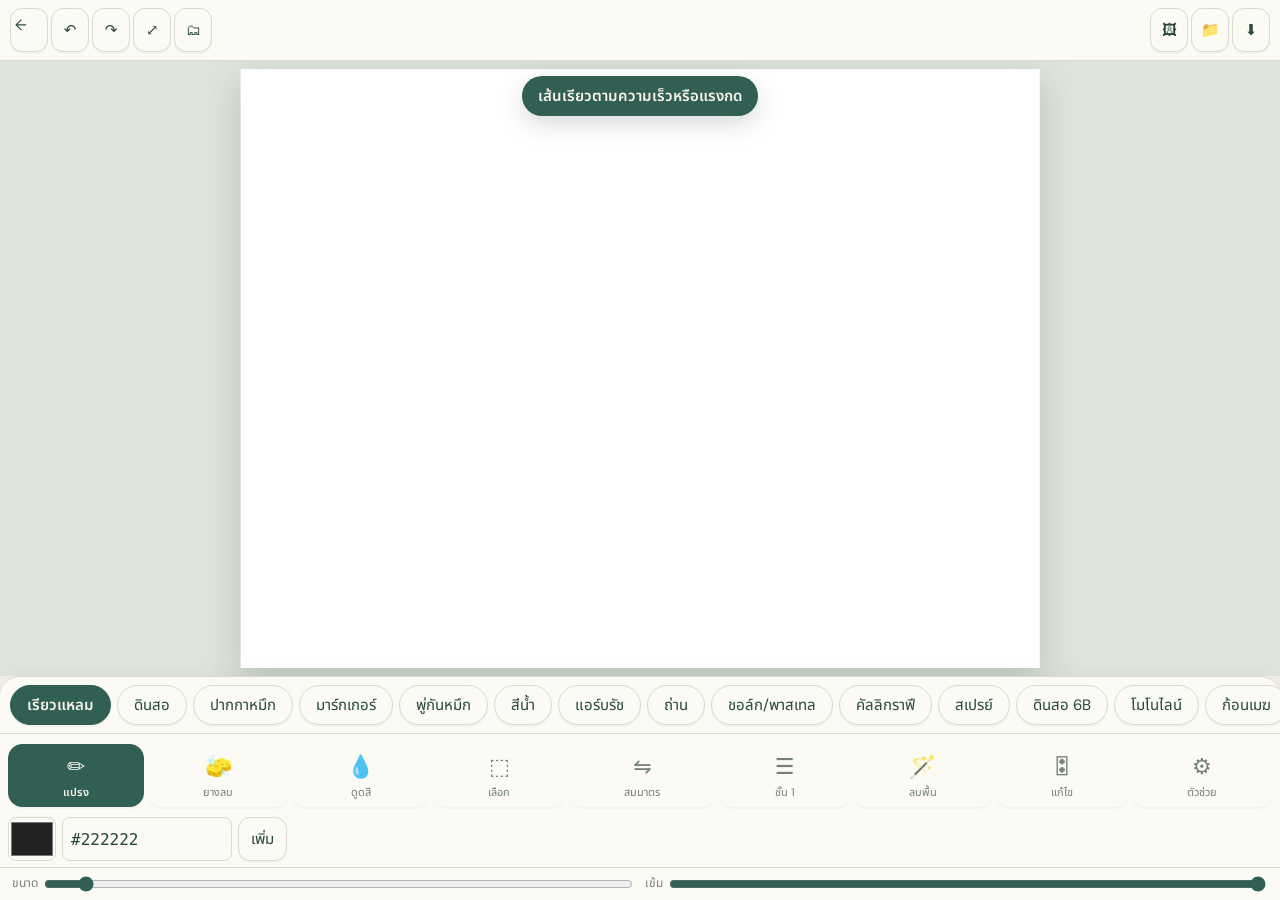
<file: studio.html>
<!DOCTYPE html><html lang="th"><head><meta charset="utf-8"><meta name="theme-color" content="#f3f1e8"><meta name="viewport" content="width=device-width,initial-scale=1,viewport-fit=cover"><title>สตูดิโอวาดรูป</title><link rel="manifest" href="manifest.webmanifest"><link rel="icon" href="icon.svg"><link rel="stylesheet" href="app.css">
<style>html,body{height:100%;overflow:hidden}body{display:flex;flex-direction:column;font-size:14px;padding:env(safe-area-inset-top) 0 env(safe-area-inset-bottom)}
.row{display:flex;gap:6px;align-items:center;padding:6px 8px;overflow-x:auto;border-bottom:1px solid var(--line)}.row>*{flex:none}
#vp{flex:1;min-height:0;position:relative;overflow:hidden;touch-action:none;background:#0004}
#st{position:absolute;left:0;top:0;transform-origin:0 0;box-shadow:0 4px 24px #0008}
#cv{width:100%;height:100%;display:block;touch-action:none;cursor:crosshair}
#ref{position:absolute;right:6px;top:6px;width:30%;max-width:240px;background:var(--panel);border:1px solid var(--line);border-radius:8px;padding:4px;display:none}#ref img{width:100%;display:block}
#ly{max-height:30vh;overflow:auto}.ly{display:flex;gap:4px;align-items:center;padding:3px 8px}.ly .n{flex:1;text-align:left}.dock{position:relative;border-top:1px solid var(--line);background:var(--bg)}
#sheet,#sheet2{position:absolute;bottom:100%;left:0;right:0;background:var(--panel);border-top:1px solid var(--line);max-height:45vh;overflow:auto;box-shadow:0 -8px 20px #0006}
.tools{display:grid;grid-template-columns:repeat(7,1fr);gap:6px;padding:6px 8px 0}.t{display:flex;flex-direction:column;align-items:center;font-size:11px;padding:4px 2px;min-height:54px}.t b{font-size:20px;font-weight:400}
.row2{display:flex;gap:10px;align-items:center;padding:6px 12px}.row2 input[type=range]{flex:1}input[type=color]{width:48px;height:44px;padding:0;border:1px solid var(--line);border-radius:8px;background:none}
.ly button{min-width:40px;min-height:40px}#ref button{position:absolute;top:2px;right:2px;min-height:32px}.row2 label{flex:1;display:flex;gap:4px;align-items:center;color:var(--mu);font-size:12px}#brushes{border-bottom:0}#brushes button{white-space:nowrap}#hex{width:170px;background:var(--panel);color:var(--tx);border:1px solid var(--line);border-radius:8px;padding:8px;font:16px monospace;min-height:44px}#sw{display:flex;gap:6px}#sw button{min-width:36px;min-height:36px;width:36px;padding:0;border-radius:50%}#gd{position:absolute;inset:0;pointer-events:none}select{background:var(--panel);color:var(--tx);border:1px solid var(--line);border-radius:8px;padding:8px;min-height:44px;font-size:16px;max-width:48vw}#pw{display:flex;gap:6px}#pw button{min-width:36px;min-height:36px;width:36px;padding:0;border-radius:50%}.ly{flex-wrap:wrap}.ly .n{min-width:90px}[hidden]{display:none!important}#sb{position:absolute;border:2px dashed #08f;pointer-events:none;display:none}#fb{position:absolute;left:6px;right:6px;bottom:6px;display:flex;gap:6px;align-items:center;background:var(--panel);padding:6px;border-radius:10px;border:1px solid var(--line);z-index:3}#fb label{flex:1;display:flex;gap:4px;font-size:12px;align-items:center}#lp{position:fixed;left:0;right:0;top:calc(60px + env(safe-area-inset-top));height:46vh;background:#1d1b20;border-bottom:2px solid var(--ac);z-index:4}#lp iframe{width:100%;height:100%;border:0}#lx{position:absolute;right:6px;top:6px;z-index:5}#sheet2 small{color:var(--mu)}#mbn{background:var(--panel);color:var(--tx);border:1px solid var(--line);border-radius:8px;padding:8px;font-size:16px;min-height:44px}
body>.row:first-child{background:var(--panel);padding:8px 10px}body>.row:first-child button,body>.row:first-child a.b{min-width:44px;padding:4px 8px}
#vp{background:#0b0e1e}#st{box-shadow:0 10px 40px #000b}
.dock{background:var(--panel);border-radius:20px 20px 0 0}
.tools{gap:4px;padding:10px 8px 4px}.t{border-radius:14px;background:transparent;border-color:transparent;color:var(--mu);min-height:58px}.t.on{background:var(--ac);color:var(--bg)}.t b{font-size:22px}
#brushes{padding:8px 10px;border-bottom:1px solid var(--line)}#brushes button{border-radius:999px;padding:4px 16px;min-height:40px}
.sh{margin:0;padding:14px 12px 2px;font-size:13px;font-weight:700;color:var(--ac)}
#sheet,#sheet2{border-radius:20px 20px 0 0;max-height:58vh;animation:up .18s ease-out}
@keyframes up{from{transform:translateY(14px);opacity:0}}
@media(prefers-reduced-motion:reduce){#sheet,#sheet2{animation:none}}
input[type=range]{accent-color:var(--ac)}.ly{border-bottom:1px solid var(--line);padding:6px 10px}
#toast{bottom:auto;top:calc(76px + env(safe-area-inset-top))}#fb{border-radius:16px;box-shadow:0 6px 24px #000b}#lp{background:var(--bg)}

#sheet,#sheet2,#sheet3,#sheet4{position:absolute;bottom:100%;left:0;right:0;background:var(--panel);border-top:1px solid var(--line);max-height:58vh;overflow:auto;box-shadow:0 -8px 20px #0006;border-radius:20px 20px 0 0;animation:up .18s ease-out}
#sheet3{max-height:34vh}#sheet4{max-height:42vh}#sheet3 small,#sheet4 small{color:var(--mu)}#sheet3 .row2 label{min-width:0}
.tools{display:flex;overflow-x:auto}.t{flex:1 0 auto;min-width:60px}
#so{position:absolute;left:0;top:0;width:100%;height:100%;pointer-events:none}
#cr{position:absolute;border:2px solid #fff;box-shadow:0 0 0 9999px #0008;pointer-events:none;z-index:3}
#cr i{position:absolute;width:18px;height:18px;margin:-9px 0 0 -9px;background:#fff;border:2px solid #08f;border-radius:50%}
.fbar{position:absolute;left:6px;right:6px;display:flex;gap:6px;align-items:center;background:var(--panel);padding:6px;border-radius:14px;border:1px solid var(--line);box-shadow:0 6px 24px #000b;overflow-x:auto;z-index:4}
.fbar>button{flex:none;white-space:nowrap}#sbar{top:6px}.fbar.bot{bottom:6px}
#adj{flex-direction:column;align-items:stretch;max-height:48%;overflow-y:auto}#adj label{display:flex;gap:8px;align-items:center;font-size:12px;color:var(--mu)}#adj label input{flex:1}#adj output{min-width:48px;text-align:right}#adj .ar{display:flex;gap:6px;justify-content:flex-end}
.mr{display:flex;gap:8px;flex-wrap:wrap;margin:6px 0}.bx h3{font-size:.95rem;margin:14px 0 4px;color:var(--ac)}
.vh{display:flex;gap:8px;align-items:center;padding:6px 0;border-bottom:1px solid var(--line)}.vh img{width:64px;background:#fff;border-radius:6px}.vh span{flex:1;font-size:13px}.vh button{min-height:40px;padding:4px 8px}
.ly.gr{background:#ffffff12}.ly.in{margin-left:14px;border-left:3px solid var(--ac)}
#adj label{display:grid;grid-template-columns:84px 1fr 52px;gap:8px}#bgh{flex:1 1 auto;white-space:normal;line-height:1.4}
body>.row:first-child{gap:3px}body>.row:first-child button,body>.row:first-child a.b{min-width:38px;padding:4px 4px}@media(max-width:440px){#inf{display:none}}
body.lt{--bg:#f3f4fa;--panel:#ffffff;--line:#c9cde3;--tx:#1a1d33;--mu:#555c80;--ac:#b8860b;--ac2:#d1543f}body.lt #vp{background:#e6e8f2}#stt{position:absolute;left:8px;bottom:8px;background:#000a;color:#fff;font-size:12px;padding:2px 8px;border-radius:8px;pointer-events:none;z-index:5}#stt[hidden]{display:none}</style><link rel="stylesheet" href="theme.css"></head><body>
<div class="row"><a class="b" href="index.html" aria-label="กลับหน้าหลัก">←</a><button id="undo" aria-label="ย้อนกลับ">↶</button><button id="redo" aria-label="ทำซ้ำ">↷</button><button id="fit" aria-label="รีเซ็ตมุมมองและการหมุน">⤢</button><button id="gl" aria-label="ผืนผ้าทั้งหมด">🗂</button><span style="flex:1"></span><span id="tm" style="color:var(--ac)"></span><span id="inf" style="color:var(--mu);font-size:12px"></span><button id="rf" aria-label="รูปอ้างอิง">🖼</button><button id="fm" aria-label="ไฟล์: นำเข้า ส่งออก สำรอง">📁</button><button id="png" aria-label="ดาวน์โหลด PNG">⬇</button></div>
<div id="vp"><div id="st"><canvas id="cv"></canvas><canvas id="so" aria-hidden="true"></canvas><div id="gd"></div><div id="sb"></div><div id="cr" hidden></div></div><div id="fb" hidden><label>ขนาด<input id="fs" type="range" min="20" max="300" value="100"></label><label>หมุน<input id="fr" type="range" min="-180" max="180" value="0"></label><button id="ff" aria-label="พลิกซ้ายขวา">↔</button><button id="fo" class="on" aria-label="ยืนยัน">✓</button><button id="fx" aria-label="ยกเลิก">✕</button></div><div id="sbar" class="fbar" hidden><button id="sdi">ลบด้านใน</button><button id="sdo">ลบด้านนอก</button><button id="sin" aria-label="สลับพื้นที่เลือก">⇄ สลับ</button><button id="sct" aria-label="ตัด">✂</button><button id="scp" aria-label="คัดลอก">⧉</button><button id="sxx" aria-label="ยกเลิกการเลือก">✕</button></div>
<div id="crb" class="fbar bot" hidden><button data-r="0" class="on">อิสระ</button><button data-r="1">1:1</button><button data-r="1.3333333">4:3</button><button data-r="0.75">3:4</button><button data-r="1.7777778">16:9</button><button id="crt">ตัดขอบว่าง</button><button id="cro" class="on">✓ ครอป</button><button id="crx" aria-label="ยกเลิกครอป">✕</button></div>
<div id="adj" class="fbar bot" hidden><small id="adn"></small><label>สว่าง<input id="ab" type="range" min="-100" max="100" value="0"><output></output></label><label>คอนทราสต์<input id="ac" type="range" min="-100" max="100" value="0"><output></output></label><label>อิ่มตัว<input id="as" type="range" min="-100" max="100" value="0"><output></output></label><label>เฉดสี<input id="ahu" type="range" min="-180" max="180" value="0"><output></output></label><label>เบลอ<input id="abl" type="range" min="0" max="30" value="0"><output></output></label><label>คมชัด<input id="ash" type="range" min="0" max="100" value="0"><output></output></label><div class="ar"><button id="arz">รีเซ็ต</button><button id="aok" class="on">✓ ตกลง</button><button id="axx" aria-label="ยกเลิก">✕</button></div></div>
<div id="ref"><img id="ri" alt="รูปอ้างอิง"><button id="rx" aria-label="ปิดรูปอ้างอิง">✕</button></div></div>
<div class="dock"><div id="sheet" hidden><div class="row"><button id="al">+ เพิ่มชั้น</button><button id="agr">📁 จัดกลุ่ม</button><span style="flex:1"></span><button id="cl">ปิด</button></div><div id="ly" role="list"></div></div>
<nav id="brushes" class="row" aria-label="แปรง"></nav><div id="sheet2" hidden><div class="row"><b>ตัวช่วยวาด</b><span style="flex:1"></span><button id="c2">ปิด</button></div>
<h4 class="sh">รูปทรงและความเรียบ</h4><div class="row" id="shp" role="group" aria-label="รูปทรง"><button data-s="free" class="on">อิสระ</button><button data-s="line">เส้นตรง</button><button data-s="ell">วงรี</button><button data-s="cir">วงกลม</button><button data-s="rect">สี่เหลี่ยม</button></div><div class="row" id="lst" role="group" aria-label="เส้นประ"><button data-l="solid" class="on">เส้นทึบ</button><button data-l="dash">เส้นประ</button><button data-l="dot">จุด</button></div>
<div class="row"><label><input id="qs" type="checkbox"> ลากค้างนิ้วไว้เพื่อให้เส้น/รูปทรงเป๊ะ</label></div>
<h4 class="sh">เส้นช่วยจัดสัดส่วน</h4><div class="row" id="gds" role="group" aria-label="เส้นช่วย"><button data-g="0" class="on">ไม่มีเส้น</button><button data-g="1">กริด</button><button data-g="2">สามส่วน</button><button data-g="3">กึ่งกลาง</button></div>
<div class="row2"><label>เรียบ<input id="sm" type="range" min="0" max="90" value="0"></label></div>
<h4 class="sh">ชุดสี</h4><div class="row"><select id="pal" aria-label="ชุดสี"></select><select id="harm" aria-label="สร้างชุดสีจากสีที่เลือก"><option value="">สร้างจากสีที่เลือก…</option><option value="comp">สีตรงข้าม</option><option value="ana">สีข้างเคียง</option><option value="tri">สามเส้า</option><option value="split">ตรงข้ามแบบแยก</option><option value="mono">โทนเดียว</option></select><button id="pk">เก็บทั้งชุด</button></div><div class="row" id="pw"></div>
<h4 class="sh">ไล่เฉด</h4><div class="row"><small>เลือกแปรง "ไล่เฉด" แล้วลาก</small></div><div class="row"><label>สีรอง <input id="gcol2" type="color" value="#ffffff"></label><label><input id="gfade" type="checkbox"> จางเป็นโปร่งใส</label><label><input id="gatop" type="checkbox"> เฉพาะส่วนที่มีสี</label></div>
<h4 class="sh">แปรงของฉัน</h4><div class="row"><input id="mbn" placeholder="ชื่อแปรง" aria-label="ชื่อแปรง" style="width:110px"><label><input id="mbs" type="checkbox"> เหลี่ยม</label><button id="mbc">สร้าง</button><button id="mbd">ล้างทั้งหมด</button></div>
<div class="row2"><label>แข็ง<input id="mbh" type="range" min="0" max="100" value="100"></label><label>ห่าง<input id="mbg" type="range" min="5" max="100" value="12"></label><label>กระจาย<input id="mbk" type="range" min="0" max="100" value="0"></label><label>เรียว<input id="mbt" type="range" min="0" max="100" value="0"></label></div>
<h4 class="sh">ฝึกวาดและไทม์แลปส์</h4><div class="row"><select id="tmm" aria-label="เวลา"><option value="5">5 นาที</option><option value="10" selected>10 นาที</option><option value="15">15 นาที</option><option value="30">30 นาที</option></select><button id="tms">เริ่มจับเวลา</button><button id="tlb">▶ ไทม์แลปส์</button></div><div class="row"><small id="prt"></small></div>
<h4 class="sh">ฝึกตามบทเรียน</h4><div class="row"><select id="lsn" aria-label="บทเรียน"></select><button id="lso">เปิดบทเรียน</button></div>
<h4 class="sh">ตั้งค่า</h4><div class="row2"><label>ขนาดแปรงเริ่มต้น<input id="dsz" type="range" min="1" max="120" value="8"><output id="dszo">8</output></label></div><div class="row"><small>เวอร์ชัน skillhub-v11-2 · การตั้งค่านี้เก็บในเบราว์เซอร์</small><button id="rst">รีเซ็ตการตั้งค่า</button></div><h4 class="sh">ลายน้ำ</h4><div class="row2"><label>ข้อความลายน้ำ (ใส่ตอนส่งออก เว้นว่างถ้าไม่ใช้)<input id="wmt" maxlength="60" placeholder="เช่น © ชื่อของคุณ" style="width:100%"></label></div><h4 class="sh">หน้าจอ</h4><div class="row"><button id="fsb" aria-label="สลับโหมดเต็มจอ">⛶ เต็มจอ</button><button id="thb" aria-label="สลับธีมสว่าง">☀ ธีมสว่าง</button><button id="shw" aria-label="แสดงสถานะ พิกเซลและสี">ℹ แสดงสถานะ</button><button id="cch" aria-label="ล้างแคชและโหลดใหม่">🧹 ล้างแคช</button></div></div>
<div id="sheet3" hidden><div class="row"><b>ลบพื้นหลัง</b><span style="flex:1"></span><button id="c3">ปิด</button></div>
<div class="row" id="bgm" role="group" aria-label="วิธีเลือก"><button data-k="wand" class="on">🪄 แตะลบส่วนที่ติดกัน</button><button data-k="cwand">🎨 ลบทั้งสีในภาพ</button><button data-k="lasso">➰ บ่วง</button><button data-k="lrect">▭ กรอบ</button></div>
<div class="row"><small id="bgh"></small></div>
<div class="row2"><label>ความไวสี<input id="bgt" type="range" min="1" max="100" value="25"><output id="bgto"></output></label></div>
<div class="row2"><label>เกลี่ยขอบ<input id="bgf" type="range" min="0" max="20" value="2"><output id="bgfo"></output></label></div>
<div class="row2"><label>ขยาย/หดขอบ<input id="bgg" type="range" min="0" max="10" value="0"><output id="bggo"></output></label></div>
<h4 class="sh">บ่วง / กรอบ: วิธีรวมพื้นที่เลือก</h4><div class="row" id="selm"><button data-m="rep" class="on">แทนที่</button><button data-m="add">＋ เพิ่ม</button><button data-m="sub">－ ลบออก</button><button data-m="int">∩ ตัดกัน</button></div>
<div class="row"><button id="bsi">ลบด้านใน</button><button id="bso">ลบด้านนอก</button><button id="bsx">ยกเลิกเลือก</button></div>
<h4 class="sh">เก็บงาน</h4><div class="row"><button id="bsf">เกลี่ยขอบภาพให้นุ่ม</button></div>
<h4 class="sh">ดูพื้นหลังตัวอย่าง</h4><div class="row" id="pvb" role="group" aria-label="พื้นหลังตัวอย่าง"><button data-p="a" class="on">ตามจริง</button><button data-p="c">ตาราง</button><button data-p="w">ขาว</button><button data-p="k">ดำ</button></div>
<div class="row"><label><input id="dbt" type="checkbox"> ผืนผ้านี้พื้นโปร่งใส (ส่งออก PNG ได้พื้นโปร่ง)</label></div></div>
<div id="sheet4" hidden><div class="row"><b>แก้ไขภาพ</b><span style="flex:1"></span><button id="c4">ปิด</button></div>
<h4 class="sh">ตัด / คัดลอก / วาง</h4><div class="row"><button id="ecut">✂ ตัด</button><button id="ecp">⧉ คัดลอก</button><button id="epa">📋 วาง</button></div>
<h4 class="sh">พลิกภาพ</h4><div class="row"><button id="efh">↔ ซ้าย-ขวา</button><button id="efv">↕ บน-ล่าง</button><label><input id="efa" type="checkbox"> ทุกชั้น</label></div>
<h4 class="sh">ปรับภาพ</h4><div class="row"><button id="eadj">🎚 เบลอ / คมชัด / สี / สว่าง</button></div>
<h4 class="sh">ผืนผ้า</h4><div class="row"><button id="ecr">⛶ ครอป</button><button id="etr">ตัดขอบว่าง</button><button id="ers">⇲ กำหนดขนาด</button></div>
<div class="row"><small>ถ้าเลือกพื้นที่ไว้ (เครื่องมือ "ลบพื้น" → บ่วง/กรอบ) การตัด คัดลอก และปรับภาพจะใช้เฉพาะส่วนที่เลือก</small></div></div>
<div class="tools"><button class="t on" id="tb"><b>✏️</b>แปรง</button><button class="t" id="te"><b>🧽</b>ยางลบ</button><button class="t" id="tp"><b>💧</b>ดูดสี</button><button class="t" id="tsl"><b>⬚</b>เลือก</button><button class="t" id="sy" aria-pressed="false"><b>⇋</b>สมมาตร</button><button class="t" id="ls"><b>☰</b>ชั้น</button><button class="t" id="tbg"><b>🪄</b>ลบพื้น</button><button class="t" id="ted"><b>🎛</b>แก้ไข</button><button class="t" id="ss"><b>⚙</b>ตัวช่วย</button></div>
<div class="row"><input id="col" type="color" value="#222222" aria-label="เลือกสี"><input id="hex" value="#222222" autocapitalize="off" autocomplete="off" spellcheck="false" placeholder="วางค่าสี เช่น #E8A87C" aria-label="ใส่ค่าสี (วางได้หลายสี)"><button id="ah">เพิ่ม</button><span id="sw"></span><button id="cs" aria-label="ล้างชุดสีที่เก็บไว้">ล้าง</button></div><div class="row2"><label>ขนาด<input id="sz" type="range" min="1" max="120" value="8"></label><label>เข้ม<input id="alpha" type="range" min="5" max="100" value="100"></label></div></div>
<div id="lp" hidden><button id="lx" aria-label="ปิดบทเรียน">✕</button><iframe id="lf" title="บทเรียน"></iframe></div><script src="app.js"></script><script>
let W=1200,H=900;const cv=$('cv'),cx=cv.getContext('2d'),vp=$('vp'),st=$('st');cv.width=W;cv.height=H;
let SP=[],hT,hA,SN=null,stkL=0,QS=localStorage.getItem("sh4qs")!="0";
let LY=[],act=0,cur='taper',shape='free',sm=0,sh0,tc,gm=0,sym=false,ud=[],rd=[],V={x:0,y:0,s:1,r:0},FL,selA,gA,tap,BG='w',tg,PV='a',CB,GR=[],TL=[],CUR,DX=[],P=new Map(),dr=false,last,lt,w,g0,tm;
const mk=()=>{const c=document.createElement('canvas');c.width=W;c.height=H;return c};
const db=new Promise(r=>{const q=indexedDB.open('sh4',1);q.onupgradeneeded=()=>q.result.createObjectStore('k');q.onsuccess=()=>r(q.result);q.onerror=()=>r(null)});
const idb=(m,k,v)=>db.then(d=>d&&new Promise(r=>{const o=d.transaction('k',m=='get'?'readonly':'readwrite').objectStore('k'),q=m=='get'?o.get(k):o.put(v,k);q.onsuccess=()=>r(q.result);q.onerror=()=>r()}));
const BL=['source-over','multiply','screen','overlay','darken','lighten'],BN=['ปกติ','คูณ','สกรีน','โอเวอร์เลย์','มืดกว่า','สว่างกว่า'],MAXL=12;
const escH=s=>String(s).replace(/[&<>"']/g,c=>({'&':'&amp;','<':'&lt;','>':'&gt;','"':'&quot;',"'":'&#39;'}[c]));
const XT={tools:['wand','cwand','lasso','lrect','crop'],down(){},move(){},up(){},cancel(){},busy(){return false},onTool(){},resize(){},reset(){},autoVersion(){},dropVersions(){return Promise.resolve()},exportAs(){toast('กำลังโหลดส่วนเสริม…')},openFile(){},groupNew(){},groupPick(){},finishCanvas:c=>c};
const stBG=()=>{st.style.background=PV=='k'?'#000':PV=='w'?'#fff':(PV=='c'||(PV=='a'&&BG=='t'))?'repeating-conic-gradient(#ccc 0 25%,#fff 0 50%) 0 0/20px 20px':'#fff'};
function drawRun(g,a,b,inG){for(let i=a;i<b;i++){const l=LY[i];if(!l.v)continue;let src=l.c;if(l.k&&i>(inG?a:0)){tc=tc||mk();const t=tc.getContext('2d');t.globalAlpha=1;t.globalCompositeOperation='source-over';t.clearRect(0,0,W,H);t.drawImage(l.c,0,0);t.globalCompositeOperation='destination-in';t.drawImage(LY[i-1].c,0,0);src=tc}g.globalAlpha=l.o;g.globalCompositeOperation=BL[l.bl||0]||'source-over';g.drawImage(src,0,0)}g.globalAlpha=1;g.globalCompositeOperation='source-over'}
function compose(g){let i=0;while(i<LY.length){const l=LY[i],gr=l.g&&GR.find(x=>x.id==l.g);if(!gr){drawRun(g,i,i+1,false);i++;continue}let j=i;while(j<LY.length&&LY[j].g==l.g)j++;if(gr.v!==false){tg=tg||mk();const t=tg.getContext('2d');t.globalAlpha=1;t.globalCompositeOperation='source-over';t.clearRect(0,0,W,H);drawRun(t,i,j,true);g.globalAlpha=gr.o==null?1:gr.o;g.globalCompositeOperation='source-over';g.drawImage(tg,0,0);g.globalAlpha=1}i=j}g.globalAlpha=1;g.globalCompositeOperation='source-over'}
function flat(white){const c=document.createElement('canvas');c.width=W;c.height=H;const g=c.getContext('2d');if(white||BG!='t'){g.fillStyle='#fff';g.fillRect(0,0,W,H)}compose(g);return c}
function render(){cx.globalAlpha=1;cx.globalCompositeOperation='source-over';cx.clearRect(0,0,W,H);if(BG!='t'&&PV=='a'){cx.fillStyle='#fff';cx.fillRect(0,0,W,H)}compose(cx);if(FL){cx.save();cx.globalAlpha=LY[act].o;cx.translate(FL.cx,FL.cy);cx.rotate(FL.rot);cx.scale(FL.sc*FL.fx,FL.sc);cx.drawImage(FL.c,-FL.w/2,-FL.h/2);cx.restore()}cx.globalAlpha=1;cx.globalCompositeOperation='source-over'}
function tlcap(){if(!CUR)return;const c=document.createElement('canvas');c.width=480;c.height=Math.round(480*H/W);const g=c.getContext('2d');g.fillStyle='#fff';g.fillRect(0,0,c.width,c.height);g.drawImage(cv,0,0,c.width,c.height);TL.push(c.toDataURL('image/jpeg',.6));if(TL.length>300)TL=TL.filter((_,i)=>i%2==0)}
async function saveNow(){if(!CUR)return;const b=await Promise.all(LY.map(l=>new Promise(r=>l.c.toBlob(r))));const rec={m:LY.map(l=>({v:l.v,o:l.o,n:l.n,lk:l.lk,bl:l.bl,k:l.k,g:l.g})),b,act,gr:GR.map(g=>({...g})),w:W,h:H};await idb('put','d:'+CUR,rec);const m=DX.find(d=>d.id==CUR);if(m){m.w=W;m.h=H;const t=document.createElement('canvas');t.width=160;t.height=Math.round(160*H/W);t.getContext('2d').drawImage(cv,0,0,t.width,t.height);m.th=t.toDataURL();m.t=Date.now();await idb('put','idx',DX)}await idb('put','tl:'+CUR,TL);$('inf').textContent='บันทึกอัตโนมัติแล้ว';try{Promise.resolve(XT.autoVersion(rec)).catch(()=>{})}catch(e){}return rec}
function saveSoon(){tlcap();clearTimeout(tm);tm=setTimeout(saveNow,1500)}
const pruneGR=()=>{GR=GR.filter(g=>LY.some(l=>l.g==g.id));LY.forEach(l=>{if(l.g&&!GR.some(g=>g.id==l.g))delete l.g})};
function moveLayer(i,dir){const j=i+dir;if(j<0||j>=LY.length)return;const l=LY[i],n=LY[j];
if(l.g){if(n.g===l.g){[LY[i],LY[j]]=[LY[j],LY[i]];act=j}else delete l.g;return}
if(n.g){let k=j;if(dir>0){while(LY[k+1]&&LY[k+1].g===n.g)k++}else{while(LY[k-1]&&LY[k-1].g===n.g)k--}LY.splice(i,1);LY.splice(k,0,l);act=k;return}
[LY[i],LY[j]]=[LY[j],LY[i]];act=j}
function grRow(g){const d=document.createElement('div');d.className='ly gr';d.setAttribute('role','listitem');
d.innerHTML='<button data-a="t" aria-label="พับหรือขยายกลุ่ม">'+(g.x?'▸':'▾')+'</button><button class="n">📁 '+escH(g.n)+'</button><button data-a="v" aria-label="ซ่อนหรือแสดงกลุ่ม">'+(g.v!==false?'👁':'—')+'</button><input type="range" min="5" max="100" value="'+Math.round((g.o==null?1:g.o)*100)+'" aria-label="ความโปร่งของกลุ่ม" style="width:70px"><button data-a="u" aria-label="ปลดกลุ่ม">ปลดกลุ่ม</button>';
d.querySelector('.n').onclick=()=>{const n=prompt('ชื่อกลุ่ม',g.n);if(n&&n.trim()){g.n=n.trim().slice(0,40);list();saveSoon()}};
d.querySelector('input').oninput=e=>{g.o=e.target.value/100;render();saveSoon()};
d.querySelectorAll('[data-a]').forEach(b=>b.onclick=()=>{const a=b.dataset.a;if(a=='t')g.x=!g.x;if(a=='v')g.v=g.v===false;if(a=='u'){LY.forEach(l=>{if(l.g==g.id)delete l.g});GR=GR.filter(x=>x!==g);ud=[];rd=[]}render();list();saveSoon()});return d}
function list(){pruneGR();$('ly').innerHTML='';LY.forEach((l,i)=>{const gr=l.g&&GR.find(g=>g.id==l.g);
if(!gr||!gr.x){const d=document.createElement('div');d.className='ly'+(gr?' in':'');d.setAttribute('role','listitem');
d.innerHTML='<button class="n'+(i==act?' on':'')+'">'+escH(l.n)+'</button><button data-a="r" aria-label="เปลี่ยนชื่อชั้น">✎</button><button data-a="v" aria-label="ซ่อนหรือแสดง">'+(l.v?'👁':'—')+'</button><input type="range" min="5" max="100" value="'+Math.round(l.o*100)+'" aria-label="ความโปร่ง" style="width:70px"><button data-a="u" aria-label="เลื่อนขึ้น">↑</button><button data-a="d" aria-label="เลื่อนลง">↓</button><button data-a="c" aria-label="ทำสำเนา">⧉</button><button data-a="l" aria-label="ล็อกชั้น">'+(l.lk?'🔒':'🔓')+'</button><button data-a="b" aria-label="โหมดผสม">'+BN[l.bl||0]+'</button><button data-a="k" aria-label="คลิปปิ้งกับชั้นล่าง" class="'+(l.k?'on':'')+'">✂</button><button data-a="g" aria-label="ใส่/ย้ายกลุ่ม">📁</button><button data-a="m" aria-label="รวมกับชั้นล่าง">⤓</button><button data-a="x" aria-label="ลบชั้น">✕</button>';
d.querySelector('.n').onclick=()=>{if(FL)selCommit();act=i;list()};d.querySelector('input').oninput=e=>{l.o=e.target.value/100;render();saveSoon()};
d.querySelectorAll('[data-a]').forEach(b=>b.onclick=()=>{if(FL)selCommit();const a=b.dataset.a;
if(a=='r'){const n=prompt('ชื่อชั้น',l.n);if(n&&n.trim()){l.n=n.trim().slice(0,40);list();saveSoon()}return}
if(a=='g'){XT.groupPick(i);return}
if(a=='v')l.v=!l.v;
if(a=='u')moveLayer(i,1);if(a=='d')moveLayer(i,-1);
if(a=='c'&&LY.length<MAXL){const c=mk();c.getContext('2d').drawImage(l.c,0,0);const n={c,v:l.v,o:l.o,n:l.n+' สำเนา',bl:l.bl};if(l.g)n.g=l.g;LY.splice(i+1,0,n);act=i+1}
if(a=='l')l.lk=!l.lk;if(a=='b')l.bl=((l.bl||0)+1)%BL.length;if(a=='k')l.k=!l.k;
if(a=='m'&&i>0){const g=LY[i-1].c.getContext('2d');g.save();g.globalAlpha=l.o;g.globalCompositeOperation=BL[l.bl||0];g.drawImage(l.c,0,0);g.restore();LY.splice(i,1);act=i-1}
if('udcxm'.includes(a)){ud=[];rd=[]}
if(a=='x'&&LY.length>1){LY.splice(i,1);act=Math.min(act,LY.length-1)}
render();list();saveSoon()});$('ly').prepend(d)}
if(gr&&(i==LY.length-1||LY[i+1].g!=l.g))$('ly').prepend(grRow(gr))});$('ls').lastChild.textContent='ชั้น '+LY.length}
$('al').onclick=()=>{if(LY.length>=MAXL)return toast('ครบ '+MAXL+' ชั้น');LY.push({c:mk(),v:true,o:1,n:'ชั้น '+(LY.length+1)});act=LY.length-1;list();saveSoon()};
const gc=()=>LY[act].c.getContext('2d');
const udBytes=e=>e.all?e.L.reduce((s,x)=>s+x.data.length,0):e.d.data.length;
function trimUD(){let s=ud.reduce((a,e)=>a+udBytes(e),0);while(ud.length>1&&(s>160e6||ud.length>40))s-=udBytes(ud.shift())}
function snap(){ud.push({i:act,d:gc().getImageData(0,0,W,H)});trimUD();rd=[]}
function snapAll(){ud.push({all:1,w:W,h:H,act,L:LY.map(l=>l.c.getContext('2d').getImageData(0,0,W,H))});trimUD();rd=[]}
function swap(a,b){const s=a.pop();if(!s)return;
if(s.all){if(s.L.length!==LY.length)return;b.push({all:1,w:W,h:H,act,L:LY.map(l=>l.c.getContext('2d').getImageData(0,0,W,H))});
if(s.w!==W||s.h!==H){W=s.w;H=s.h;cv.width=W;cv.height=H;tc=tg=null;LY.forEach(l=>{l.c.width=W;l.c.height=H});const m=DX.find(d=>d.id==CUR);if(m){m.w=W;m.h=H}XT.resize();fit()}
LY.forEach((l,i)=>l.c.getContext('2d').putImageData(s.L[i],0,0));act=Math.min(s.act,LY.length-1);render();list();saveSoon();return}
if(!LY[s.i]||s.d.width!==W||s.d.height!==H)return;const c=LY[s.i].c.getContext('2d');b.push({i:s.i,d:c.getImageData(0,0,W,H)});c.putImageData(s.d,0,0);render();saveSoon()}
$('undo').onclick=()=>swap(ud,rd);$('redo').onclick=()=>swap(rd,ud);
const pt=e=>{const r=vp.getBoundingClientRect(),dx=e.clientX-r.left-V.x,dy=e.clientY-r.top-V.y,cs=Math.cos(V.r),sn=Math.sin(V.r),k=W/st.offsetWidth/V.s;return{x:(cs*dx+sn*dy)*k,y:(-sn*dx+cs*dy)*k}};
function segT(a,b,wd){const c=gc();c.lineCap=c.lineJoin='round';c.lineWidth=wd;c.strokeStyle=$('col').value;c.globalCompositeOperation='source-over';c.globalAlpha=+$('alpha').value/100;
const f=(a,b)=>{c.beginPath();c.moveTo(a.x,a.y);c.lineTo(b.x,b.y);c.stroke()};f(a,b);if(sym)f({x:W-a.x,y:a.y},{x:W-b.x,y:b.y});c.globalAlpha=1}
const BR={
 pencil:{n:'ดินสอ',gap:.12,fn:(c,x,y,s,p,a)=>{c.globalAlpha=a*.35*p;for(let i=0;i<4;i++){c.beginPath();c.arc(x+rnd(-s*.3,s*.3),y+rnd(-s*.3,s*.3),Math.max(.6,s*.22),0,7);c.fill();}}},
 pen:{n:'ปากกาหมึก',gap:.1,fn:(c,x,y,s,p,a)=>{c.globalAlpha=a;c.beginPath();c.arc(x,y,Math.max(.5,s*p/2),0,7);c.fill();}},
 marker:{n:'มาร์กเกอร์',gap:.12,fn:(c,x,y,s,p,a)=>{c.globalAlpha=a*.25;c.globalCompositeOperation='multiply';c.fillRect(x-s/2,y-s/3,s,s*.66);},keepOp:1},
 brush:{n:'พู่กันหมึก',gap:.06,fn:(c,x,y,s,p,a)=>{c.globalAlpha=a*.9;c.beginPath();c.ellipse(x,y,Math.max(.6,s*p*.5),Math.max(.6,s*p*.5),0,0,7);c.fill();}},
 water:{n:'สีน้ำ',gap:.25,fn:(c,x,y,s,p,a)=>{c.globalAlpha=a*.045;for(let i=0;i<6;i++){c.beginPath();c.arc(x+rnd(-s*.25,s*.25),y+rnd(-s*.25,s*.25),s*rnd(.5,1)*p,0,7);c.fill();}}},
 air:{n:'แอร์บรัช',gap:.1,fn:(c,x,y,s,p,a)=>{const r=s*1.2,g=c.createRadialGradient(x,y,0,x,y,r);g.addColorStop(0,c.fillStyle);g.addColorStop(1,'transparent');c.globalAlpha=a*.12*p;c.fillStyle=g;c.fillRect(x-r,y-r,r*2,r*2);},grad:1},
 charcoal:{n:'ถ่าน',gap:.2,fn:(c,x,y,s,p,a)=>{c.globalAlpha=a*.5;for(let i=0;i<14;i++){const r=s*.55*Math.sqrt(Math.random()),t=rnd(0,6.28);c.fillRect(x+Math.cos(t)*r,y+Math.sin(t)*r,rnd(1,2.6),rnd(1,2.6));}}},
 chalk:{n:'ชอล์ก/พาสเทล',gap:.15,fn:(c,x,y,s,p,a)=>{c.globalAlpha=a*.6;for(let i=0;i<22;i++){if(Math.random()<.45)continue;c.fillRect(x+rnd(-s/2,s/2),y+rnd(-s/2,s/2),rnd(1,3.5),rnd(1,3.5));}}},
 callig:{n:'คัลลิกราฟี',gap:.08,fn:(c,x,y,s,p,a)=>{c.globalAlpha=a;c.beginPath();c.ellipse(x,y,s*.6,Math.max(.8,s*.12),-.78,0,7);c.fill();}},
 spray:{n:'สเปรย์',gap:.3,fn:(c,x,y,s,p,a)=>{c.globalAlpha=a*.8;for(let i=0;i<18;i++){const r=s*Math.sqrt(Math.random()),t=rnd(0,6.28);c.fillRect(x+Math.cos(t)*r,y+Math.sin(t)*r,1.4,1.4);}}},
 pencil6b:{n:'ดินสอ 6B',tip:'ร่างภาพ/ตัดเส้น กดเบาหนักได้',gap:.1,fn:(c,x,y,s,p,a)=>{c.globalAlpha=a*.5*p;c.beginPath();c.arc(x,y,Math.max(.6,s*.3*(.4+p)),0,7);c.fill();for(let i=0;i<3;i++)c.fillRect(x+rnd(-s*.35,s*.35),y+rnd(-s*.35,s*.35),1,1);}},
 mono:{n:'โมโนไลน์',tip:'เส้นคงที่ ใช้เขียนตัวอักษร/เส้นชัดๆ',gap:.1,fn:(c,x,y,s,p,a)=>{c.globalAlpha=a;c.beginPath();c.arc(x,y,Math.max(.6,s/2),0,7);c.fill();}},
 cloud:{n:'ก้อนเมฆ',tip:'ขอบนูนๆ ใช้เขียนหัวข้อตัวใหญ่',gap:.18,fn:(c,x,y,s,p,a)=>{c.globalAlpha=a;for(let i=0;i<6;i++){const t=i*1.047;c.beginPath();c.arc(x+Math.cos(t)*s*.3,y+Math.sin(t)*s*.3,s*.26,0,7);c.fill();}c.beginPath();c.arc(x,y,s*.32,0,7);c.fill();}},
 crayon:{n:'สีเทียน/แว็กซ์',tip:'ลงพื้นแบบมีเม็ดกระดาษ ซ้อนหลายชั้นได้',gap:.12,fn:(c,x,y,s,p,a)=>{c.globalAlpha=a*.85;for(let i=0;i<40;i++){if(Math.random()<.35)continue;const r=s*.5*Math.sqrt(Math.random()),t=rnd(0,6.28);c.fillRect(x+Math.cos(t)*r,y+Math.sin(t)*r,rnd(1.2,3),rnd(1.2,3));}}},
 grain:{n:'ลงพื้นหยาบ',tip:'เนื้อหยาบแบบเม็ดทราย เก็บรายละเอียดด้วยการซ้อนสี',gap:.15,fn:(c,x,y,s,p,a)=>{c.globalAlpha=a*.9;for(let i=0;i<70;i++){const r=s*.5*Math.sqrt(Math.random()),t=rnd(0,6.28);c.fillRect(x+Math.cos(t)*r,y+Math.sin(t)*r,rnd(1,2),rnd(1,2));}}},
 softgrain:{n:'ถ่านอัดนุ่ม',tip:'ถ่าน 2B: สร้างเท็กซ์เจอร์/เกลี่ยเงา',gap:.14,fn:(c,x,y,s,p,a)=>{c.globalAlpha=a*.28*p;for(let i=0;i<50;i++){const r=s*.55*Math.sqrt(Math.random()),t=rnd(0,6.28);c.fillRect(x+Math.cos(t)*r,y+Math.sin(t)*r,1.3,1.3);}}},
 eraser:{n:'ยางลบ',gap:.1,fn:(c,x,y,s,p,a)=>{c.globalAlpha=1;c.beginPath();c.arc(x,y,s/2,0,7);c.fill();},erase:1},esoft:{n:'ยางลบนุ่ม',gap:.1,erase:1,tip:'ขอบนุ่ม ลบเบาๆ',fn:(c,x,y,s,p,a)=>{const r=Math.max(.5,s/2),g=c.createRadialGradient(x,y,0,x,y,r);g.addColorStop(0,'rgba(0,0,0,1)');g.addColorStop(.6,'rgba(0,0,0,.8)');g.addColorStop(1,'rgba(0,0,0,0)');c.globalAlpha=1;c.fillStyle=g;c.beginPath();c.arc(x,y,r,0,7);c.fill();}},text:{n:'ข้อความ',gap:1,tip:'พิมพ์ข้อความ แล้วแตะบนผืนผ้าเพื่อวาง',fn:(c,x,y,s,p,a)=>{if(!TXT)return;c.globalAlpha=a;c.font=Math.max(10,s*2)+'px Sarabun,"Noto Sans Thai",sans-serif';c.fillText(TXT,x,y);TXT='';setTimeout(()=>selB(lastB),0)}},
 fill:{n:'เทสี',fillTool:1}
};let pp=1;const prs=e=>e.pointerType=='pen'&&e.pressure>0?Math.max(.15,e.pressure):1,rnd=(a,b)=>a+Math.random()*(b-a),hex2rgb=h=>[1,3,5].map(i=>parseInt(h.slice(i,i+2),16));
function stamp(x,y){const b=BR[cur],c=gc();c.save();c.fillStyle=$('col').value;c.globalCompositeOperation=b.erase?'destination-out':'source-over';b.fn(c,x,y,+$('sz').value,pp,$('alpha').value/100);c.restore()}
function seg(a,b,wd){if(cur=='taper')return segT(a,b,wd);const s=+$('sz').value,st=Math.max(1,s*BR[cur].gap),d=Math.hypot(b.x-a.x,b.y-a.y),n=Math.max(1,Math.ceil(d/st));for(let i=1;i<=n;i++){const t=i/n,x=a.x+(b.x-a.x)*t,y=a.y+(b.y-a.y)*t;stamp(x,y);if(sym)stamp(W-x,y)}}
function flood(sx,sy,hex){const d=cx.getImageData(0,0,W,H).data,[fr,fg,fb]=hex2rgb(hex),i0=(sy*W+sx)*4,tr=d[i0],tg=d[i0+1],tb=d[i0+2],ta=d[i0+3];
const ok=i=>Math.abs(d[i]-tr)+Math.abs(d[i+1]-tg)+Math.abs(d[i+2]-tb)+Math.abs(d[i+3]-ta)<=60,seen=new Uint8Array(W*H),st=[sx+sy*W];
while(st.length){const q=st.pop();if(seen[q])continue;const x=q%W,y=q/W|0;if(!ok(q*4))continue;seen[q]=1;if(x>0)st.push(q-1);if(x<W-1)st.push(q+1);if(y>0)st.push(q-W);if(y<H-1)st.push(q+W)}
const c=gc(),im=c.getImageData(0,0,W,H),o=im.data;for(let q=0;q<W*H;q++)if(seen[q]){o[q*4]=fr;o[q*4+1]=fg;o[q*4+2]=fb;o[q*4+3]=255}c.putImageData(im,0,0)}
function pick(e){const p=pt(e),d=cx.getImageData(p.x|0,p.y|0,1,1).data;$('col').value='#'+[...d].slice(0,3).map(v=>v.toString(16).padStart(2,'0')).join('');$('hex').value=$('col').value}
function fit(){const a=vp.clientWidth-16,b=vp.clientHeight-16,s=Math.max(50,Math.min(a,b*W/H)),h=s*H/W;st.style.width=s+'px';st.style.height=h+'px';V={x:(vp.clientWidth-s)/2,y:Math.max(8,(vp.clientHeight-h)/2),s:1,r:0};ap()}
const ap=()=>st.style.transform='translate('+V.x+'px,'+V.y+'px) rotate('+V.r+'rad) scale('+V.s+')';
function gest(c0,c,k,da){const cs=Math.cos(V.r),sn=Math.sin(V.r),dx=c0.x-V.x,dy=c0.y-V.y,qx=(cs*dx+sn*dy)/V.s,qy=(-sn*dx+cs*dy)/V.s;V.s=Math.min(8,Math.max(.3,V.s*k));V.r+=da;const c2=Math.cos(V.r),s2=Math.sin(V.r);V.x=c.x-V.s*(c2*qx-s2*qy);V.y=c.y-V.s*(s2*qx+c2*qy);ap()}
const zoom=(x,y,k)=>gest({x,y},{x,y},k,0);
const ctr=()=>{const [a,b]=[...P.values()],r=vp.getBoundingClientRect();return{x:(a.clientX+b.clientX)/2-r.left,y:(a.clientY+b.clientY)/2-r.top,d:Math.hypot(a.clientX-b.clientX,a.clientY-b.clientY),a:Math.atan2(b.clientY-a.clientY,b.clientX-a.clientX)}};
cv.onpointerdown=e=>{cv.setPointerCapture(e.pointerId);P.set(e.pointerId,e);if(P.size>=2){selA=null;gA=null;XT.cancel();if(P.size==2){if(dr){dr=false;clearTimeout(hT);SN=null;swap(ud,[])}g0=ctr();tap={t:e.timeStamp,m:0,n:2}}else if(tap)tap.n=3;return}if(FL&&cur!='sel')selCommit();
if(XT.busy()){toast('กำลังปรับภาพ — กด ✓ หรือ ✕ ก่อน');return}if(XT.tools.includes(cur)){XT.down(e);return}
if(cur=='sel'){selDown(e);return}if(cur=='grad'){if(!LY[act].v||LY[act].lk)return toast('ชั้นถูกซ่อนหรือล็อกอยู่');snap();gA=pt(e);return}
if(cur=='pick'){pick(e);return}if(cur=='fill'){if(!LY[act].v||LY[act].lk)return toast('ชั้นถูกซ่อนหรือล็อกอยู่');snap();const q=pt(e);flood(q.x|0,q.y|0,$('col').value);render();saveSoon();return}if(!LY[act].v||LY[act].lk)return toast('ชั้นถูกซ่อนหรือล็อกอยู่');pp=prs(e);snap();dr=true;last=pt(e);lt=e.timeStamp;w=$('sz').value*.4;SP=[last];SN=null;stkL=0;hArm(e);if(shape=='free')seg(last,last,w);else sh0=last;render()};
cv.onpointermove=e=>{if(!P.has(e.pointerId))return;P.set(e.pointerId,e);if(P.size==2){const g=ctr();if(tap)tap.m+=Math.abs(g.x-g0.x)+Math.abs(g.y-g0.y)+Math.abs(g.d-g0.d);gest(g0,g,g.d/g0.d,g.a-g0.a);g0=g;return}if(XT.tools.includes(cur)){XT.move(e);return}if(cur=='sel'){selMove(e);return}if(cur=='grad'){if(gA)gradDraw(pt(e));return}if(!dr)return;
pp=prs(e);if(shape!='free'){shp(pt(e));return}let p=pt(e);if(SN){snMove(p);return}SP.push(p);hMove(e);if(sm>0)p={x:last.x+(p.x-last.x)*(1-sm),y:last.y+(p.y-last.y)*(1-sm)};const dt=Math.max(1,e.timeStamp-lt),sp=Math.hypot(p.x-last.x,p.y-last.y)/dt/V.s,z=+$('sz').value;
const t=e.pointerType=='pen'&&e.pressure>0?z*(.25+e.pressure*1.2):z*Math.max(.25,1.2-sp*.5);w+=(t-w)*.35;tp(e,sp,last,p);seg(last,p,w);last=p;lt=e.timeStamp;render()};
const up=e=>{P.delete(e.pointerId);if(XT.tools.includes(cur))XT.up(e);if(cur=='sel')selUp(e);if(cur=='grad'&&gA){gA=null;saveSoon()}if(dr){dr=false;clearTimeout(hT);SN=null;saveSoon()}g0=null;if(P.size==0&&tap){if(e.timeStamp-tap.t<350&&tap.m<20)(tap.n==2?$('undo'):$('redo')).click();tap=null}};cv.onpointerup=cv.onpointercancel=up;
vp.addEventListener('wheel',e=>{e.preventDefault();const r=vp.getBoundingClientRect();zoom(e.clientX-r.left,e.clientY-r.top,e.deltaY<0?1.1:.9)},{passive:false});
let lastB='taper';const BK={taper:{n:'เรียวแหลม',tip:'เส้นเรียวตามความเร็วหรือแรงกด'},...BR};
function selB(k){if(k=='text'){const t=prompt('พิมพ์ข้อความที่จะวาง');if(!t)return;TXT=t}cur=k;if(!['eraser','fill','pick','sel',...XT.tools].includes(k))lastB=k;if(BK[k]&&BK[k].tip)toast(BK[k].tip);if(k=='pick')toast('แตะผืนผ้าหรือรูปอ้างอิงเพื่อดูดสี');document.querySelectorAll('#brushes button').forEach(e=>e.classList.toggle('on',e.dataset.k==k));$('tb').classList.toggle('on',!['eraser','pick','sel',...XT.tools].includes(k));$('tbg').classList.toggle('on',XT.tools.includes(k)&&k!='crop');$('tsl').classList.toggle('on',k=='sel');if(k=='sel')toast('ลากเลือกพื้นที่ หรือแตะเพื่อเลือกทั้งชั้น แล้วลากย้าย');$('te').classList.toggle('on',k=='eraser');$('tp').classList.toggle('on',k=='pick');XT.onTool(k)}
$('tb').onclick=()=>selB(lastB);$('te').onclick=()=>selB('eraser');$('tp').onclick=()=>selB('pick');
Object.entries(BK).forEach(([k,b])=>{if(k=='eraser')return;const e=document.createElement('button');e.textContent=b.n;e.dataset.k=k;e.onclick=()=>selB(k);$('brushes').append(e)});selB('taper');
$('sy').onclick=()=>{sym=!sym;$('sy').classList.toggle('on',sym);$('sy').setAttribute('aria-pressed',sym)};$('fit').onclick=fit;addEventListener('resize',fit);
$('png').onclick=()=>XT.exportAs('png','save');
function showRef(b){if(!b)return;$('ri').src=URL.createObjectURL(b);$('ref').style.display='block'}
$('rf').onclick=()=>{const f=document.createElement('input');f.type='file';f.accept='image/*';f.onchange=()=>{idb('put','ref',f.files[0]);showRef(f.files[0])};f.click()};
$('rx').onclick=()=>{$('ref').style.display='none';idb('put','ref',null)};
addEventListener('keydown',e=>{if(e.key=='Escape'){$('ref').style.display='none';mkS()}});$('ls').onclick=()=>{const h=$('sheet').hidden;mkS(h?$('sheet'):null)};$('cl').onclick=()=>$('sheet').hidden=true;
let SW=[];try{SW=JSON.parse(localStorage.getItem('sh4sw'))||[]}catch(e){}
const hexes=t=>(t.match(/#?[0-9a-fA-F]{6}\b|#[0-9a-fA-F]{3}\b/g)||[]).map(h=>{h=h.replace('#','');if(h.length==3)h=[...h].map(c=>c+c).join('');return '#'+h.toLowerCase()});
const setCol=h=>{$('col').value=h;$('hex').value=h};
function swr(){$('sw').innerHTML='';SW.forEach(h=>{const b=document.createElement('button');b.style.background=h;b.setAttribute('aria-label','สี '+h);b.onclick=()=>setCol(h);$('sw').append(b)});$('cs').style.display=SW.length?'':'none'}
function addHex(){const h=hexes($('hex').value);if(!h.length)return toast('ค่าสีไม่ถูกต้อง เช่น #E8A87C');setCol(h[0]);h.forEach(c=>{SW=SW.filter(x=>x!=c);SW.push(c)});SW=SW.slice(-40);try{localStorage.setItem('sh4sw',JSON.stringify(SW))}catch(e){}swr();toast('เก็บ '+h.length+' สี')}
$('col').oninput=()=>$('hex').value=$('col').value;
$('hex').oninput=()=>{const h=hexes($('hex').value);if(h.length)$('col').value=h[0]};
$('hex').onkeydown=e=>{if(e.key=='Enter'){e.preventDefault();addHex()}};
$('hex').onpaste=()=>setTimeout(addHex,0);$('ah').onclick=addHex;
$('cs').onclick=()=>{SW=[];try{localStorage.removeItem('sh4sw')}catch(e){}swr()};swr();
function shp(p){gc().putImageData(ud[ud.length-1].d,0,0);const a=sh0;let pts;if(shape=='cir'){const d=Math.max(Math.abs(p.x-a.x),Math.abs(p.y-a.y));p={x:a.x+(p.x<a.x?-d:d),y:a.y+(p.y<a.y?-d:d)}}if(shape=='line')pts=[a,p];else if(shape=='rect')pts=[a,{x:p.x,y:a.y},p,{x:a.x,y:p.y},a];else{pts=[];const mx=(a.x+p.x)/2,my=(a.y+p.y)/2,rx=Math.abs(p.x-a.x)/2,ry=Math.abs(p.y-a.y)/2;for(let i=0;i<=72;i++){const t=i/72*6.2832;pts.push({x:mx+rx*Math.cos(t),y:my+ry*Math.sin(t)})}}
const ww=+$('sz').value*.6;drawPts(pts,ww);render()}
const mkS=c=>{['sheet','sheet2','sheet3','sheet4'].forEach(i=>$(i).hidden=true);if(c)c.hidden=false};
$('ss').onclick=()=>{const h=$('sheet2').hidden;mkS(h?$('sheet2'):null)};$('c2').onclick=()=>mkS();
document.querySelectorAll('#shp button').forEach(b=>b.onclick=()=>{shape=b.dataset.s;document.querySelectorAll('#shp button').forEach(x=>x.classList.toggle('on',x==b))});
const GD=['','M15 0V90M30 0V90M45 0V90M60 0V90M75 0V90M90 0V90M105 0V90M0 15H120M0 30H120M0 45H120M0 60H120M0 75H120','M40 0V90M80 0V90M0 30H120M0 60H120','M60 0V90M0 45H120'];
document.querySelectorAll('#gds button').forEach(b=>b.onclick=()=>{gm=+b.dataset.g;$('gd').innerHTML=gm?'<svg viewBox="0 0 120 90" preserveAspectRatio="none" width="100%" height="100%"><path d="'+GD[gm]+'" fill="none" stroke="#08f" stroke-opacity=".55" stroke-width="1" vector-effect="non-scaling-stroke"/></svg>':'';document.querySelectorAll('#gds button').forEach(x=>x.classList.toggle('on',x==b))});
$('sm').oninput=e=>sm=e.target.value/100;
const PAL={
 'พระอาทิตย์ตก':['#2b1b3d','#6b2d5c','#c8436b','#f2784b','#ffc971'],
 'ป่าเขียว':['#16302b','#2f5d46','#5f8f4e','#a8c66c','#e8efb6'],
 'ทะเลลึก':['#08203a','#0f4c75','#1b7f9c','#5ec2c8','#d6f3ee'],
 'พาสเทลหวาน':['#ffd6e0','#ffe9c7','#d9f0c9','#c7e6f5','#e3d4f5'],
 'ใบไม้ร่วง':['#3b1f12','#8a3b12','#c9701e','#e8b04a','#f4e3b2'],
 'ท้องฟ้ายามค่ำ':['#0b1030','#1c2a63','#3e4a9e','#8a7bd1','#f6e7a1'],
 'ดินและหิน':['#2e2a26','#5a4a3c','#8b7458','#b9a584','#e6dcc6'],
 'นีออน':['#0d0221','#ff2a6d','#05d9e8','#d1f7ff','#f9f871'],
 'ขาว-ดำ-เทา':['#111111','#444444','#7a7a7a','#bdbdbd','#f4f4f4'],
 'ภาพสเก็ตช์ซีเปีย':['#2a1d14','#5c4330','#8e6e50','#c4a67f','#efe2c8']
};
function hsl(h){const [r,g,b]=hex2rgb(h).map(v=>v/255),mx=Math.max(r,g,b),mn=Math.min(r,g,b),l=(mx+mn)/2,d=mx-mn;let H=0,S=0;if(d){S=d/(1-Math.abs(2*l-1));H=mx==r?((g-b)/d)%6:mx==g?(b-r)/d+2:(r-g)/d+4;H*=60}return[H,S,l]}
function hx(H,S,l){H=(H%360+360)%360;const c=(1-Math.abs(2*l-1))*S,x=c*(1-Math.abs(H/60%2-1)),m=l-c/2,[r,g,b]=H<60?[c,x,0]:H<120?[x,c,0]:H<180?[0,c,x]:H<240?[0,x,c]:H<300?[x,0,c]:[c,0,x];return'#'+[r,g,b].map(v=>Math.round((v+m)*255).toString(16).padStart(2,'0')).join('')}
const HM={comp:[0,180],ana:[-30,0,30],tri:[0,120,240],split:[0,150,210]};let PW=[];
function pwShow(a){PW=a;$('pw').innerHTML='';a.forEach(h=>{const b=document.createElement('button');b.style.background=h;b.setAttribute('aria-label','สี '+h);b.onclick=()=>setCol(h);$('pw').append(b)})}
Object.keys(PAL).forEach(n=>{const o=document.createElement('option');o.value=o.textContent=n;$('pal').append(o)});
$('pal').onchange=()=>pwShow(PAL[$('pal').value]);pwShow(PAL[$('pal').value]);
$('harm').onchange=()=>{const v=$('harm').value;if(!v)return;const [H,S,l]=hsl($('col').value);pwShow(v=='mono'?[.15,.3,.45,.6,.75,.9].map(L=>hx(H,Math.max(S,.2),L)):HM[v].map(d=>hx(H+d,S,l)))};
$('pk').onclick=()=>{$('hex').value=PW.join(' ');addHex()};
$('ri').onclick=e=>{if(cur!='pick')return;const i=$('ri'),r=i.getBoundingClientRect(),c=document.createElement('canvas');c.width=i.naturalWidth;c.height=i.naturalHeight;const g=c.getContext('2d');g.drawImage(i,0,0);const d=g.getImageData(Math.min(c.width-1,Math.floor((e.clientX-r.left)/r.width*c.width)),Math.min(c.height-1,Math.floor((e.clientY-r.top)/r.height*c.height)),1,1).data;setCol('#'+[...d].slice(0,3).map(v=>v.toString(16).padStart(2,'0')).join(''))};
function selDown(e){const p=pt(e);if(FL)selA={mode:'mv',x:p.x,y:p.y,ox:FL.cx,oy:FL.cy};else selA={mode:'rect',x:p.x,y:p.y}}
function selMove(e){if(!selA)return;const p=pt(e);if(selA.mode=='mv'){FL.cx=selA.ox+p.x-selA.x;FL.cy=selA.oy+p.y-selA.y;render()}else{const x=Math.min(selA.x,p.x),y=Math.min(selA.y,p.y),b=$('sb').style;b.display='block';b.left=x/W*100+'%';b.top=y/H*100+'%';b.width=Math.abs(p.x-selA.x)/W*100+'%';b.height=Math.abs(p.y-selA.y)/H*100+'%'}}
function selUp(e){if(!selA)return;const a=selA;selA=null;if(a.mode!='rect')return;$('sb').style.display='none';if(!LY[act].v||LY[act].lk)return toast('ชั้นถูกซ่อนหรือล็อกอยู่');const p=pt(e);let x=Math.max(0,Math.min(a.x,p.x)|0),y=Math.max(0,Math.min(a.y,p.y)|0),w=Math.min(W,Math.max(a.x,p.x)|0)-x,h=Math.min(H,Math.max(a.y,p.y)|0)-y;if(w<8||h<8){x=0;y=0;w=W;h=H}
snap();const t=mk();t.width=w;t.height=h;t.getContext('2d').drawImage(LY[act].c,x,y,w,h,0,0,w,h);gc().clearRect(x,y,w,h);FL={c:t,cx:x+w/2,cy:y+h/2,w,h,sc:1,rot:0,fx:1};$('fs').value=100;$('fr').value=0;$('fb').hidden=false;render()}
function selCommit(){if(!FL)return;const g=gc();g.save();g.translate(FL.cx,FL.cy);g.rotate(FL.rot);g.scale(FL.sc*FL.fx,FL.sc);g.drawImage(FL.c,-FL.w/2,-FL.h/2);g.restore();FL=null;$('fb').hidden=true;render();saveSoon()}
$('fo').onclick=selCommit;$('fx').onclick=()=>{if(!FL)return;gc().putImageData(ud.pop().d,0,0);FL=null;$('fb').hidden=true;render()};
$('fs').oninput=e=>{if(FL){FL.sc=e.target.value/100;render()}};$('fr').oninput=e=>{if(FL){FL.rot=e.target.value*Math.PI/180;render()}};$('ff').onclick=()=>{if(FL){FL.fx*=-1;render()}};
$('tsl').onclick=()=>selB('sel');
function gradDraw(p){const g=gc();g.putImageData(ud[ud.length-1].d,0,0);const c1=$('col').value,gr=g.createLinearGradient(gA.x,gA.y,p.x,p.y);gr.addColorStop(0,c1);const [r,gg,b]=hex2rgb(c1);gr.addColorStop(1,$('gfade').checked?'rgba('+r+','+gg+','+b+',0)':$('gcol2').value);g.save();g.globalCompositeOperation=$('gatop').checked?'source-atop':'source-over';g.fillStyle=gr;g.fillRect(0,0,W,H);g.restore();render()}
function addChip(k,b){const e=document.createElement('button');e.textContent=b.n;e.dataset.k=k;e.onclick=()=>selB(k);$('brushes').append(e)}
BK.grad={n:'ไล่เฉด',tip:'ลากจากจุดเริ่มถึงจุดสุดท้าย (สีรองตั้งใน ⚙)'};addChip('grad',BK.grad);
const mkBr=m=>({n:'★ '+m.n,gap:m.g/100,tp:(m.tp||0)/100,fn:(c,x,y,s,p,a)=>{const k=m.sc/100*s;x+=rnd(-k,k);y+=rnd(-k,k);const r=Math.max(.6,s*p/2);c.globalAlpha=a;if(m.h<95){const g=c.createRadialGradient(x,y,r*m.h/100,x,y,r);g.addColorStop(0,c.fillStyle);g.addColorStop(1,'transparent');c.fillStyle=g;c.globalAlpha=a*.8;c.fillRect(x-r,y-r,r*2,r*2)}else if(m.sh)c.fillRect(x-r,y-r,2*r,2*r);else{c.beginPath();c.arc(x,y,r,0,7);c.fill()}}});
let MB=[];try{MB=JSON.parse(localStorage.getItem('sh4br'))||[]}catch(e){}
function mbAdd(m,i){const k='my'+i;BR[k]=mkBr(m);BK[k]=BR[k];addChip(k,BR[k])}
MB.forEach(mbAdd);
$('mbc').onclick=()=>{const m={n:$('mbn').value.trim()||'แปรง '+(MB.length+1),h:+$('mbh').value,g:+$('mbg').value,sc:+$('mbk').value,tp:+$('mbt').value,sh:$('mbs').checked};MB.push(m);try{localStorage.setItem('sh4br',JSON.stringify(MB))}catch(e){}mbAdd(m,MB.length-1);selB('my'+(MB.length-1));toast('สร้างแปรง '+m.n+' แล้ว')};
$('mbd').onclick=()=>{MB.forEach((_,i)=>{delete BR['my'+i];delete BK['my'+i];document.querySelector('#brushes [data-k=my'+i+']')?.remove()});if(cur.startsWith('my'))selB('taper');MB=[];try{localStorage.removeItem('sh4br')}catch(e){}toast('ล้างแปรงของฉันแล้ว')};
function hArm(e){hA={x:e.clientX,y:e.clientY};clearTimeout(hT);if(QS&&shape=='free')hT=setTimeout(snapNow,550)}
function hMove(e){if(!hA||Math.hypot(e.clientX-hA.x,e.clientY-hA.y)>7)hArm(e)}
function snapNow(){if(!dr||SN||SP.length<6)return;const s=SP[0],e=SP[SP.length-1],xs=SP.map(q=>q.x),ys=SP.map(q=>q.y),x0=Math.min(...xs),x1=Math.max(...xs),y0=Math.min(...ys),y1=Math.max(...ys),dg=Math.hypot(x1-x0,y1-y0);if(dg<12)return;let nm='เส้นตรง';
if(SP.length>12&&Math.hypot(e.x-s.x,e.y-s.y)<dg*.3){const mx=(x0+x1)/2,my=(y0+y1)/2,rx=(x1-x0)/2||1,ry=(y1-y0)/2||1;let ee=0,er=0;SP.forEach(q=>{const u=(q.x-mx)/rx,v=(q.y-my)/ry;ee+=Math.abs(Math.hypot(u,v)-1);er+=Math.abs(Math.max(Math.abs(u),Math.abs(v))-1)});
const sq=Math.abs(rx/ry-1)<.15,r=(rx+ry)/2,t=er<ee*.7?'rect':'ell';SN={t,x0:sq?mx-r:x0,x1:sq?mx+r:x1,y0:sq?my-r:y0,y1:sq?my+r:y1};nm=t=='rect'?(sq?'สี่เหลี่ยมจัตุรัส':'สี่เหลี่ยม'):(sq?'วงกลม':'วงรี')}else SN={t:'line',a:s,b:e};
navigator.vibrate&&navigator.vibrate(12);toast('เป๊ะ: '+nm+(SN.t=='line'?' (ลากต่อเพื่อปรับปลายเส้น)':''));if(SN.t=='line')snMove(e);else drawSN()}
function snMove(p){if(SN.t!='line')return;const a=SN.a,L=Math.hypot(p.x-a.x,p.y-a.y),an=Math.atan2(p.y-a.y,p.x-a.x),q=Math.round(an/(Math.PI/4))*(Math.PI/4);SN.b=Math.abs(an-q)<.1?{x:a.x+L*Math.cos(q),y:a.y+L*Math.sin(q)}:p;drawSN()}
function drawSN(){gc().putImageData(ud[ud.length-1].d,0,0);const k=SN;let pts;if(k.t=='line')pts=[k.a,k.b];else if(k.t=='rect')pts=[{x:k.x0,y:k.y0},{x:k.x1,y:k.y0},{x:k.x1,y:k.y1},{x:k.x0,y:k.y1},{x:k.x0,y:k.y0}];else{pts=[];const mx=(k.x0+k.x1)/2,my=(k.y0+k.y1)/2,rx=(k.x1-k.x0)/2,ry=(k.y1-k.y0)/2;for(let i=0;i<=72;i++){const t=i/72*6.2832;pts.push({x:mx+rx*Math.cos(t),y:my+ry*Math.sin(t)})}}
pp=1;const ww=+$('sz').value*.6;drawPts(pts,ww);render()}
function tp(e,sp,a,b){const t=(BR[cur]||{}).tp;if(!t)return;stkL+=Math.hypot(b.x-a.x,b.y-a.y);const f=e.pointerType=='pen'&&e.pressure>0?Math.pow(Math.max(.15,e.pressure),1+t*1.5):Math.max(.25,Math.min(1,1.25-sp*.5));pp=(1-t)*pp+t*f*Math.min(1,.3+stkL/(+$('sz').value*5))}
{const DS=Math.min(120,Math.max(1,+localStorage.getItem('sh4dsz')||8));$('sz').value=DS;$('dsz').value=DS;$('dszo').textContent=DS;$('dsz').oninput=e=>{const v=e.target.value;$('sz').value=v;$('dszo').textContent=v;try{localStorage.setItem('sh4dsz',v)}catch(_){}};$('rst').onclick=()=>{if(!confirm('รีเซ็ตการตั้งค่า (ขนาดแปรงเริ่มต้น ชุดสี แปรงของฉัน และตัวเลือกการวาด) ผืนผ้าที่วาดไว้จะไม่หาย ยืนยันไหม?'))return;['sh4dsz','sh4sw','sh4br','sh4qs'].forEach(k=>{try{localStorage.removeItem(k)}catch(_){}});location.reload()}}
{const TH=localStorage.getItem('sh4th')==='lt';document.body.classList.toggle('lt',TH);$('thb').onclick=()=>{const on=document.body.classList.toggle('lt');try{localStorage.setItem('sh4th',on?'lt':'dk')}catch(_){}};$('fsb').onclick=()=>{const d=document;if(d.fullscreenElement){d.exitFullscreen&&d.exitFullscreen()}else{(d.documentElement.requestFullscreen||(()=>Promise.reject()))().catch(()=>toast('เครื่องนี้ไม่รองรับเต็มจอ'))}};const SHW=localStorage.getItem('sh4shw')==='1';let stt=document.createElement('div');stt.id='stt';stt.hidden=!SHW;$('vp').append(stt);const updS=()=>{if(stt.hidden)return;stt.textContent=W+'×'+H+' px · สี '+($('col')?$('col').value:'-')};setInterval(updS,400);$('shw').onclick=()=>{stt.hidden=!stt.hidden;try{localStorage.setItem('sh4shw',stt.hidden?'0':'1')}catch(_){}updS()};$('cch').onclick=async()=>{if(!confirm('ล้างแคชและโหลดแอปใหม่? งานที่วาดไว้ไม่หาย'))return;try{if(window.caches){for(const k of await caches.keys())await caches.delete(k)}if(navigator.serviceWorker){for(const r of await navigator.serviceWorker.getRegistrations())await r.unregister()}}catch(_){}location.reload()};}
var SHS='solid',TXT='';function shpPieces(pts,mode,sz){const out=[];const on=mode=='dot'?1:Math.max(10,sz*3),off=mode=='dot'?Math.max(8,sz*3):on;let draw=true,rem=on;for(let i=1;i<pts.length;i++){const a=pts[i-1],b=pts[i],L=Math.hypot(b.x-a.x,b.y-a.y);if(mode=='solid'){out.push([a,b]);continue}let pos=0;while(pos<L-1e-6){const st=Math.min(rem,L-pos),t0=pos/L,t1=(pos+st)/L,P=t=>({x:a.x+(b.x-a.x)*t,y:a.y+(b.y-a.y)*t});if(draw)out.push([P(t0),P(t1)]);pos+=st;rem-=st;if(rem<=1e-6){draw=!draw;rem=draw?on:off}}}return out}function drawPts(pts,ww){if(SHS=='solid'){for(let i=1;i<pts.length;i++)seg(pts[i-1],pts[i],ww);return}for(const [p,q] of shpPieces(pts,SHS,+$('sz').value))seg(p,q,ww)}
{const wm=localStorage.getItem('sh4wm')||'';$('wmt').value=wm;$('wmt').onchange=e=>{try{localStorage.setItem('sh4wm',e.target.value.trim())}catch(_){}};$('lst').querySelectorAll('button').forEach(b=>b.onclick=()=>{SHS=b.dataset.l;$('lst').querySelectorAll('button').forEach(x=>x.classList.toggle('on',x===b))})}
$('qs').checked=QS;$('qs').onchange=e=>{QS=e.target.checked;try{localStorage.setItem('sh4qs',QS?1:0)}catch(_){}};

let tEnd=0,tIv,t0=0;window.PR=null;
const prShow=()=>{rl();const m=Math.round(((D.pr||{})[T()]||0)/60);$('prt').textContent=m?'วันนี้ฝึกจับเวลาแล้ว '+m+' นาที':''};
function tmEnd(done){const pl=Math.round((tEnd-t0)/1e3),el=done?pl:Math.min(pl,Math.round((Date.now()-t0)/1e3)),gap=Math.max(0,el-(window.PR?window.PR.tk:0));clearInterval(tIv);window.PR=null;tEnd=0;$('tm').textContent='';$('tms').textContent='เริ่มจับเวลา';rl();D.pr=D.pr||{};D.pr[T()]=(D.pr[T()]||0)+el;D.min[T()]=(D.min[T()]||0)+gap;if(done)D.sess=(D.sess||0)+1;sv();prShow();toast((done?'ครบ '+Math.round(el/60)+' นาที! ':'หยุดแล้ว ')+'นับเข้าเป้าหมายวันนี้ '+Math.floor(D.min[T()]/60)+'/'+D.goal+' นาที')}
$('tms').onclick=()=>{if(tEnd)return tmEnd(false);t0=Date.now();tEnd=t0+$('tmm').value*6e4;window.PR={tk:0};$('tms').textContent='หยุด';const tick=()=>{const r=Math.max(0,tEnd-Date.now());$('tm').textContent='⏱'+Math.floor(r/6e4)+':'+String(Math.floor(r/1e3)%60).padStart(2,'0');if(!r)tmEnd(true)};tick();tIv=setInterval(tick,1000)};
document.addEventListener('visibilitychange',()=>{if(tEnd&&!document.hidden&&Date.now()>=tEnd)tmEnd(true)});prShow();
L.forEach((t,i)=>{const o=document.createElement('option');o.value=i;o.textContent=t;$('lsn').append(o)});
$('lso').onclick=()=>{$('lf').src='lessons.html#l'+$('lsn').value;$('lp').hidden=false;mkS()};$('lx').onclick=()=>$('lp').hidden=true;
$('tlb').onclick=()=>{if(TL.length<2)return toast('ยังมีภาพไม่พอ วาดต่ออีกนิด');const m=modal('<h2>ไทม์แลปส์</h2><img id="tli" alt="ไทม์แลปส์" style="width:100%;background:#fff;border-radius:8px"><p id="tlc"></p><button class="b" id="tlv">บันทึกเป็นวิดีโอ</button> <button class="b" id="tlx">ปิด (Esc)</button>');let i=0;const iv=setInterval(()=>{$('tli').src=TL[i];$('tlc').textContent=(i+1)+'/'+TL.length;i=(i+1)%TL.length},Math.max(40,Math.min(200,8000/TL.length)));const cl=m.close;m.close=()=>{clearInterval(iv);cl()};m.querySelector('#tlx').onclick=m.close;m.querySelector('#tlv').onclick=e=>tlExport(e.target)};
async function tlExport(btn){if(!window.MediaRecorder||!HTMLCanvasElement.prototype.captureStream)return toast('เบราว์เซอร์นี้ยังบันทึกวิดีโอไม่ได้ ลองใช้ Chrome หรือ Safari รุ่นใหม่');
const mt=['video/mp4;codecs=avc1','video/mp4','video/webm;codecs=vp9','video/webm;codecs=vp8','video/webm'].find(t=>MediaRecorder.isTypeSupported(t));if(!mt)return toast('เบราว์เซอร์นี้ยังบันทึกวิดีโอไม่ได้');
btn.disabled=true;try{const bm=await Promise.all(TL.map(u=>fetch(u).then(r=>r.blob()).then(createImageBitmap))),c=document.createElement('canvas');c.width=bm[0].width&~1;c.height=bm[0].height&~1;const g=c.getContext('2d'),fps=Math.min(24,Math.max(8,Math.round(bm.length/8))),n=bm.length+fps,rec=new MediaRecorder(c.captureStream(fps),{mimeType:mt,videoBitsPerSecond:2.5e6}),ch=[];
rec.ondataavailable=e=>e.data.size&&ch.push(e.data);const fin=new Promise(r=>rec.onstop=r);rec.start();
for(let i=0;i<n;i++){g.fillStyle='#fff';g.fillRect(0,0,c.width,c.height);g.drawImage(bm[Math.min(i,bm.length-1)],0,0,c.width,c.height);btn.textContent='กำลังบันทึก '+Math.round(i/n*100)+'%';await new Promise(r=>setTimeout(r,1e3/fps))}
rec.stop();await fin;const ext=mt.startsWith('video/mp4')?'mp4':'webm',a=document.createElement('a');a.href=URL.createObjectURL(new Blob(ch,{type:mt.split(';')[0]}));a.download='timelapse.'+ext;a.click();toast('บันทึกแล้ว: timelapse.'+ext)}catch(e){toast('บันทึกวิดีโอไม่สำเร็จ ลองใหม่อีกครั้ง')}btn.disabled=false;btn.textContent='บันทึกเป็นวิดีโอ'}

async function openDoc(id,first){if(!first&&LY.length){if(FL)selCommit();await saveNow()}
const m=DX.find(d=>d.id==id);CUR=id;W=m.w;H=m.h;BG=m.bg;cv.width=W;cv.height=H;tc=tg=null;LY=[];GR=[];ud=[];rd=[];FL=null;PV='a';document.querySelectorAll('#pvb button').forEach(x=>x.classList.toggle('on',x.dataset.p=='a'));$('fb').hidden=true;stBG();
const d=await idb('get','d:'+id);GR=(d&&Array.isArray(d.gr))?d.gr:[];
if(d&&d.b&&d.b.length){for(let i=0;i<d.b.length;i++){const c=mk();c.getContext('2d').drawImage(await createImageBitmap(d.b[i]),0,0);LY.push({c,...d.m[i]})}act=Math.min(d.act||0,LY.length-1)}else{LY.push({c:mk(),v:true,o:1,n:'ชั้น 1'});act=0}
TL=(await idb('get','tl:'+id))||[];try{localStorage.setItem('sh4cur',id)}catch(e){}XT.reset();fit();render();list()}
async function newDoc(w,h,bg){if(FL)selCommit();await saveNow();const id='d'+Date.now();DX.push({id,n:'ผืนผ้า '+(DX.length+1),w,h,bg});await idb('put','idx',DX);await openDoc(id,true)}
const SZ=[['4:3 (1200×900)',1200,900],['จัตุรัส (1000×1000)',1000,1000],['แนวตั้ง 3:4 (900×1200)',900,1200],['A4 แนวตั้ง (990×1400)',990,1400],['16:9 (1280×720)',1280,720]];
$('gl').onclick=()=>{const m=modal('<h2>ผืนผ้าของฉัน</h2><div id="gli"></div><h3>สร้างใหม่</h3><select id="gsz" aria-label="ขนาด">'+SZ.map((z,i)=>'<option value="'+i+'">'+z[0]+'</option>').join('')+'<option value="c">กำหนดเอง…</option></select> <span id="gcs" hidden><input id="gcw" type="number" min="64" max="4096" value="1200" aria-label="กว้าง" style="width:84px"> × <input id="gch" type="number" min="64" max="4096" value="900" aria-label="สูง" style="width:84px"></span> <select id="gbg" aria-label="พื้นหลัง"><option value="w">พื้นขาว</option><option value="t">โปร่งใส</option></select> <button class="b" id="gnw">สร้าง</button> <button class="b" id="gxx">ปิด (Esc)</button>');
const rn=()=>{$('gli').innerHTML=DX.map(d=>'<div class="li" style="align-items:center"><img src="'+(d.th||'')+'" alt="" width="64" style="background:#fff;border-radius:4px"><span style="flex:1">'+escH(d.n)+(d.id==CUR?' ✓':'')+'<br><small>'+d.w+'×'+d.h+(d.bg=='t'?' โปร่งใส':'')+'</small></span><button data-o="'+d.id+'">เปิด</button><button data-n="'+d.id+'" aria-label="เปลี่ยนชื่อ">✎</button><button data-x="'+d.id+'" aria-label="ลบ">🗑</button></div>').join('');
$('gli').querySelectorAll('[data-o]').forEach(b=>b.onclick=async()=>{m.close();await openDoc(b.dataset.o)});
$('gli').querySelectorAll('[data-n]').forEach(b=>b.onclick=async()=>{const d=DX.find(x=>x.id==b.dataset.n),n=prompt('ชื่อผืนผ้า',d.n);if(n){d.n=n;await idb('put','idx',DX);rn()}});
$('gli').querySelectorAll('[data-x]').forEach(b=>b.onclick=async()=>{const id=b.dataset.x;if(!confirm('ลบผืนผ้านี้ถาวร?'))return;DX=DX.filter(x=>x.id!=id);await idb('put','d:'+id,null);await idb('put','tl:'+id,null);await XT.dropVersions(id);if(!DX.length){DX.push({id:'d'+Date.now(),n:'ผืนผ้า 1',w:1200,h:900,bg:'w'})}await idb('put','idx',DX);if(id==CUR){m.close();await openDoc(DX[0].id,true)}else rn()})};rn();
$('gxx').onclick=m.close;$('gsz').onchange=()=>{$('gcs').hidden=$('gsz').value!='c'};$('gnw').onclick=async()=>{let z=SZ[$('gsz').value];const bg=$('gbg').value;if($('gsz').value=='c'){let w=Math.round(+$('gcw').value),h=Math.round(+$('gch').value);if(!(w>=64&&h>=64&&w<=4096&&h<=4096))return toast('ขนาดต้องอยู่ระหว่าง 64–4096 px');if(w*h>16e6)return toast('ใหญ่เกินไป (รวมไม่เกิน 16 ล้านพิกเซล)');z=['',w,h]}m.close();await newDoc(z[1],z[2],bg)}};
addEventListener('DOMContentLoaded',async()=>{DX=(await idb('get','idx'))||[];if(!DX.length){const old=await idb('get','doc');DX.push({id:'d1',n:'ผืนผ้า 1',w:1200,h:900,bg:'w'});if(old)await idb('put','d:d1',old);await idb('put','idx',DX)}
let id=localStorage.getItem('sh4cur');if(!DX.find(d=>d.id==id))id=DX[0].id;await openDoc(id,true);showRef(await idb('get','ref'))});

</script><script src="fx.js"></script><script src="io.js"></script><script src="studio-ext.js"></script></body></html>
</file>
<file: app.css>
:root{--bg:#203b34;--panel:#2b4a41;--line:#46665b;--tx:#f7f4ec;--mu:#c2cec4;--ac:#e9c96e;--ac2:#d2866f}
*{box-sizing:border-box}
body{margin:0;background:var(--bg);color:var(--tx);font:16px/1.6 Sarabun,"Noto Sans Thai","Leelawadee UI",Thonburi,system-ui,sans-serif;-webkit-tap-highlight-color:transparent}
h1{font-size:1.9rem;line-height:1.2;margin:.2em 0 .1em;letter-spacing:-.01em}h2{font-size:1.1rem;margin:1.4em 0 .4em}
.sub{color:var(--mu);margin:0 0 14px}
button,.b{min-height:44px;font:inherit;color:var(--tx);background:var(--panel);border:1px solid var(--line);border-radius:12px;padding:6px 12px;cursor:pointer;text-decoration:none;display:inline-block;transition:background .15s,border-color .15s}
button:hover,.b:hover{border-color:var(--mu)}
button.on{background:var(--ac);color:var(--bg);border-color:var(--ac);font-weight:600}
button:active,.b:active{transform:scale(.97)}
button:focus-visible,a:focus-visible,input:focus-visible,select:focus-visible{outline:2px solid var(--ac);outline-offset:2px}
.hd{display:flex;gap:12px;padding:12px 16px;border-bottom:1px solid var(--line);overflow-x:auto}
.hd a{color:var(--mu);text-decoration:none;white-space:nowrap}.hd a.on{color:var(--ac)}
.wrap{max-width:640px;margin:0 auto;padding:16px}
.li{display:flex;justify-content:space-between;gap:8px;padding:10px 14px;margin:6px 0;background:var(--panel);border:1px solid var(--line);border-radius:12px;color:var(--tx);text-decoration:none;min-height:52px;align-items:center;font:inherit;width:100%;text-align:left}
a.li:hover,button.li:hover{border-color:var(--mu)}
.li span:last-child{color:var(--mu);font-size:14px;white-space:nowrap}
.ban{background:var(--ac);color:var(--bg);border-radius:12px;padding:10px 12px;margin:10px 0}
.ban button{margin-left:6px}
.lw label{display:block;color:var(--tx)}
.md{position:fixed;inset:0;background:#000b;display:flex;align-items:center;justify-content:center;z-index:9;padding:12px}
.bx{background:var(--panel);border:1px solid var(--line);border-radius:18px;padding:18px;max-width:520px;width:100%;max-height:90vh;overflow:auto}
.bx h2{margin-top:0}.bx fieldset{border:1px solid var(--line);border-radius:12px;margin:10px 0}.bx label{display:block;padding:8px 0}
#toast{position:fixed;left:50%;bottom:96px;transform:translateX(-50%);background:var(--ac);color:var(--bg);font-weight:600;padding:8px 16px;border-radius:20px;opacity:0;pointer-events:none;transition:opacity .2s;z-index:10;max-width:90vw;text-align:center}
#toast.s{opacity:1}
@media(prefers-reduced-motion:reduce){#toast,button,.b{transition:none}}
body>header,.hd{display:none}
body.pg{padding-bottom:calc(84px + env(safe-area-inset-bottom))}
.tab{position:fixed;bottom:0;left:0;right:0;display:flex;gap:4px;background:var(--panel);border-top:1px solid var(--line);padding:6px 8px calc(6px + env(safe-area-inset-bottom));z-index:5}
.tab a{flex:1;text-align:center;padding:6px 0;color:var(--mu);text-decoration:none;font-size:12px;border-radius:12px}.tab a b{display:block;font-size:22px;line-height:1.2}.tab a.on{color:var(--bg);background:var(--ac);font-weight:600}
.bar{height:10px;background:var(--line);border-radius:6px;overflow:hidden;margin:10px 0}.bar i{display:block;height:100%;background:var(--ac)}
.cta{display:block;text-align:center;background:var(--ac);color:var(--bg);border-color:var(--ac);font-weight:700;padding:13px;margin:12px 0}
.cta.alt{background:var(--panel);color:var(--tx);border-color:var(--line);font-weight:600}
input[type=checkbox],input[type=radio]{width:22px;height:22px;vertical-align:middle;margin-right:8px;accent-color:var(--ac)}
input[type=number]{background:var(--bg);color:var(--tx);border:1px solid var(--line);border-radius:10px;padding:8px;font:inherit;min-height:44px}
.lw label,.bx label{padding:8px 0}
.hero{display:flex;gap:18px;align-items:center;background:var(--panel);border:1px solid var(--line);border-radius:20px;padding:16px;margin:8px 0 12px}
.ring{--p:0%;width:116px;height:116px;border-radius:50%;background:conic-gradient(var(--ac) var(--p),var(--line) 0);display:flex;flex-direction:column;align-items:center;justify-content:center;position:relative;flex:none}
.ring::before{content:"";position:absolute;inset:11px;border-radius:50%;background:var(--panel)}
.ring>*{position:relative}.ring b{font-size:2rem;line-height:1}.ring span{font-size:12px;color:var(--mu)}
.hs{display:grid;gap:6px;color:var(--mu);font-size:15px}.hs b{color:var(--ac);font-size:1.25rem;margin-right:4px}.hs p{margin:0;font-size:13px}
html body.lt{--bg:#f5f1e8;--panel:#fffdf8;--line:#ded8cb;--tx:#29463e;--mu:#718077;--ac:#316154;--ac2:#d2866f}
html body #vp{background:#172a25!important}
html body.lt #vp{background:#e8eadd!important}
</file>
<file: theme.css>
@import url('https://fonts.googleapis.com/css2?family=DM+Sans:wght@400;500;600;700&family=Manrope:wght@600;700;800&family=Noto+Sans+Thai:wght@400;500;600;700&family=IBM+Plex+Mono:wght@400;500&display=swap');
/* Hatafuku Learning Hub · drawing practice
   Keeps the original canvas and control behavior while sharing the hub's calm palette. */
:root {
  --bg: #f3f1e8;
  --panel: #fbfaf4;
  --line: #d9d9cd;
  --tx: #26483e;
  --mu: #748178;
  --ac: #315f53;
  --ac2: #d5876a;
  color-scheme: light;
}
html { background: var(--bg); }
body {
  background: var(--bg);
  color: var(--tx);
  font-family: 'DM Sans', 'Noto Sans Thai', 'Leelawadee UI', system-ui, sans-serif;
  font-size: 15px;
}
h1, h2, h3, h4 { color: #26483e; letter-spacing: -.035em; }
h1 { font: 800 clamp(29px, 5vw, 39px)/1.12 'Manrope', 'Noto Sans Thai', sans-serif; }
h2 { font: 700 1.18rem/1.3 'Manrope', 'Noto Sans Thai', sans-serif; }
.sub { color: #748178; line-height: 1.7; }
.wrap { max-width: 900px; padding: 30px 24px; }
button, .b {
  color: var(--tx);
  background: var(--panel);
  border: 1px solid var(--line);
  border-radius: 12px;
  box-shadow: 0 2px 0 hsl(165 20% 30% / .035);
  transition: background .18s, border-color .18s, transform .18s, box-shadow .18s;
}
button:hover, .b:hover {
  border-color: #a9beb0;
  background: #f1f3e9;
  box-shadow: 0 5px 15px hsl(165 24% 20% / .08);
}
button.on, .tab a.on { background: #315f53; border-color: #315f53; color: #f7f3e9; }
button:focus-visible, a:focus-visible, input:focus-visible, select:focus-visible {
  outline: 2px solid #d5876a;
  outline-offset: 3px;
}
.hd { background: #e5eadc; border-color: #d6dece; }
.hd a { color: #687b70; }
.hd a.on { color: #315f53; font-weight: 700; }
.li, .hero, .bx, .card {
  background: #fbfaf4;
  color: var(--tx);
  border: 1px solid #dddcd1;
  border-radius: 17px;
  box-shadow: 0 7px 20px hsl(165 24% 20% / .06);
}
.li { padding: 13px 16px; min-height: 58px; }
.li span:last-child { color: #819087; }
.li:hover, a.li:hover, button.li:hover { border-color: #b8c9ba; }
.ban { background: #f0dfd1; color: #5c5148; border: 1px solid #e4cbbb; }
.md { background: hsl(165 26% 14% / .48); backdrop-filter: blur(4px); }
.bx { padding: 22px; }
.tab {
  background: #fbfaf4;
  border-color: #dddcd1;
  box-shadow: 0 -8px 26px hsl(165 24% 20% / .08);
}
.tab a { color: #7a887e; }
.tab a b { font-size: 20px; }
.bar { background: #e2e6da; }
.bar i { background: #789889; }
.cta { background: #315f53; color: #f7f3e9; border-color: #315f53; }
.cta:hover { background: #264d43; }
.cta.alt { background: #e8e8dc; color: #315f53; border-color: #d9d9cd; }
input[type=checkbox], input[type=radio], input[type=range] { accent-color: #315f53; }
input[type=number], select {
  background: #fbfaf4 !important;
  color: #26483e !important;
  border: 1px solid #d9d9cd !important;
  border-radius: 10px;
}
.hero { padding: 22px; gap: 22px; }
.ring { background: conic-gradient(#315f53 var(--p), #dce3d8 0); }
.ring::before { background: #fbfaf4; }
.ring b, .hs b { color: #315f53; }
.hs { color: #718077; }
.hs b { font-family: 'Manrope', 'Noto Sans Thai', sans-serif; }
#toast { background: #315f53; color: #f7f3e9; box-shadow: 0 8px 24px hsl(165 24% 20% / .18); }
body.pg { padding-bottom: calc(84px + env(safe-area-inset-bottom)); }
body>header, .hd { display: none; }
svg { background: #f5f1e8; }

/* Lesson guide surfaces */
body:has(main .card) main {
  max-width: 920px;
  padding: 24px clamp(16px, 4vw, 42px) 70px;
}
body:has(main .card) header {
  background: #e5eadc;
  border-color: #d6dece;
  box-shadow: 0 4px 14px hsl(165 24% 20% / .04);
}
body:has(main .card) header a { color: #687b70; }
body:has(main .card) header a.on { color: #315f53; font-weight: 700; }
body:has(main .card) .card { padding: clamp(15px, 2.5vw, 24px); margin: 14px 0; }
body:has(main .card) main > p { color: #748178; line-height: 1.8; }
body:has(main .card) li { padding-left: 2px; }
body:has(main .card) .ctl button { background: #f3f1e8; color: #315f53; border-color: #d9d9cd; }
body:has(main .card) .ctl button:hover { background: #e8e8dc; }
body:has(main .card) .cap { color: #536d60; }
body:has(main .card) input[type=range] { accent-color: #d5876a; }
body:has(main .card) svg { background: #f4f1e8; border: 1px solid #e6e2d6; }

/* The drawing surface remains visually distinct from the paper UI, like a real studio desk. */
html body #vp, html body.lt #vp {
  background: #dfe5d9 !important;
}
html body.lt {
  --bg: #f3f1e8;
  --panel: #fbfaf4;
  --line: #d9d9cd;
  --tx: #26483e;
  --mu: #748178;
  --ac: #315f53;
  --ac2: #d5876a;
}
html body #st { box-shadow: 0 12px 36px hsl(165 24% 20% / .22); }
html body .row, html body .row2 { border-color: var(--line); }
html body .dock, html body #sheet, html body #sheet2, html body #sheet3, html body #sheet4,
html body .fbar, html body #fb {
  background: #fbfaf4;
  border-color: #d9d9cd;
  color: #26483e;
  box-shadow: 0 8px 26px hsl(165 24% 20% / .12);
}
html body .dock { border-radius: 20px 20px 0 0; }
html body .t { color: #748178; }
html body .t.on { background: #315f53; color: #f7f3e9; }
html body .sh, html body .bx h3 { color: #315f53; }
html body .ly { border-color: #e4e4d9; }
html body .ly.gr { background: #eef1e8; }
html body .ly.in { border-color: #d5876a; }
html body #hex, html body #mbn, html body #pw button, html body select {
  background: #fbfaf4;
  color: #26483e;
  border-color: #d9d9cd;
}
html body #ref { background: #fbfaf4; border-color: #d9d9cd; }
html body #lp { background: #f3f1e8; }
html body #stt { background: #315f53; color: #f7f3e9; }

@media (min-width: 760px) {
  body.pg .wrap { max-width: 900px; padding-top: 46px; }
  body.pg .wrap::before {
    content: 'HATAFUKU  /  DRAWING PRACTICE';
    display: block;
    margin-bottom: 14px;
    color: #819087;
    font: 10px 'IBM Plex Mono', monospace;
    letter-spacing: .15em;
  }
}
@media (max-width: 600px) {
  .wrap { padding: 22px 16px; }
  .hero { flex-direction: column; align-items: flex-start; }
  body:has(main .card) main { padding: 18px 15px 54px; }
  body:has(main .card) header { gap: 10px; padding-left: 12px; padding-right: 12px; }
  .tab { gap: 3px; padding-left: 5px; padding-right: 5px; }
  .tab a { font-size: 10px; }
  .li { gap: 7px; padding: 11px 12px; }
}
@media (prefers-reduced-motion: reduce) {
  *, *::before, *::after { scroll-behavior: auto !important; transition-duration: .01ms !important; animation-duration: .01ms !important; }
}
</file>
